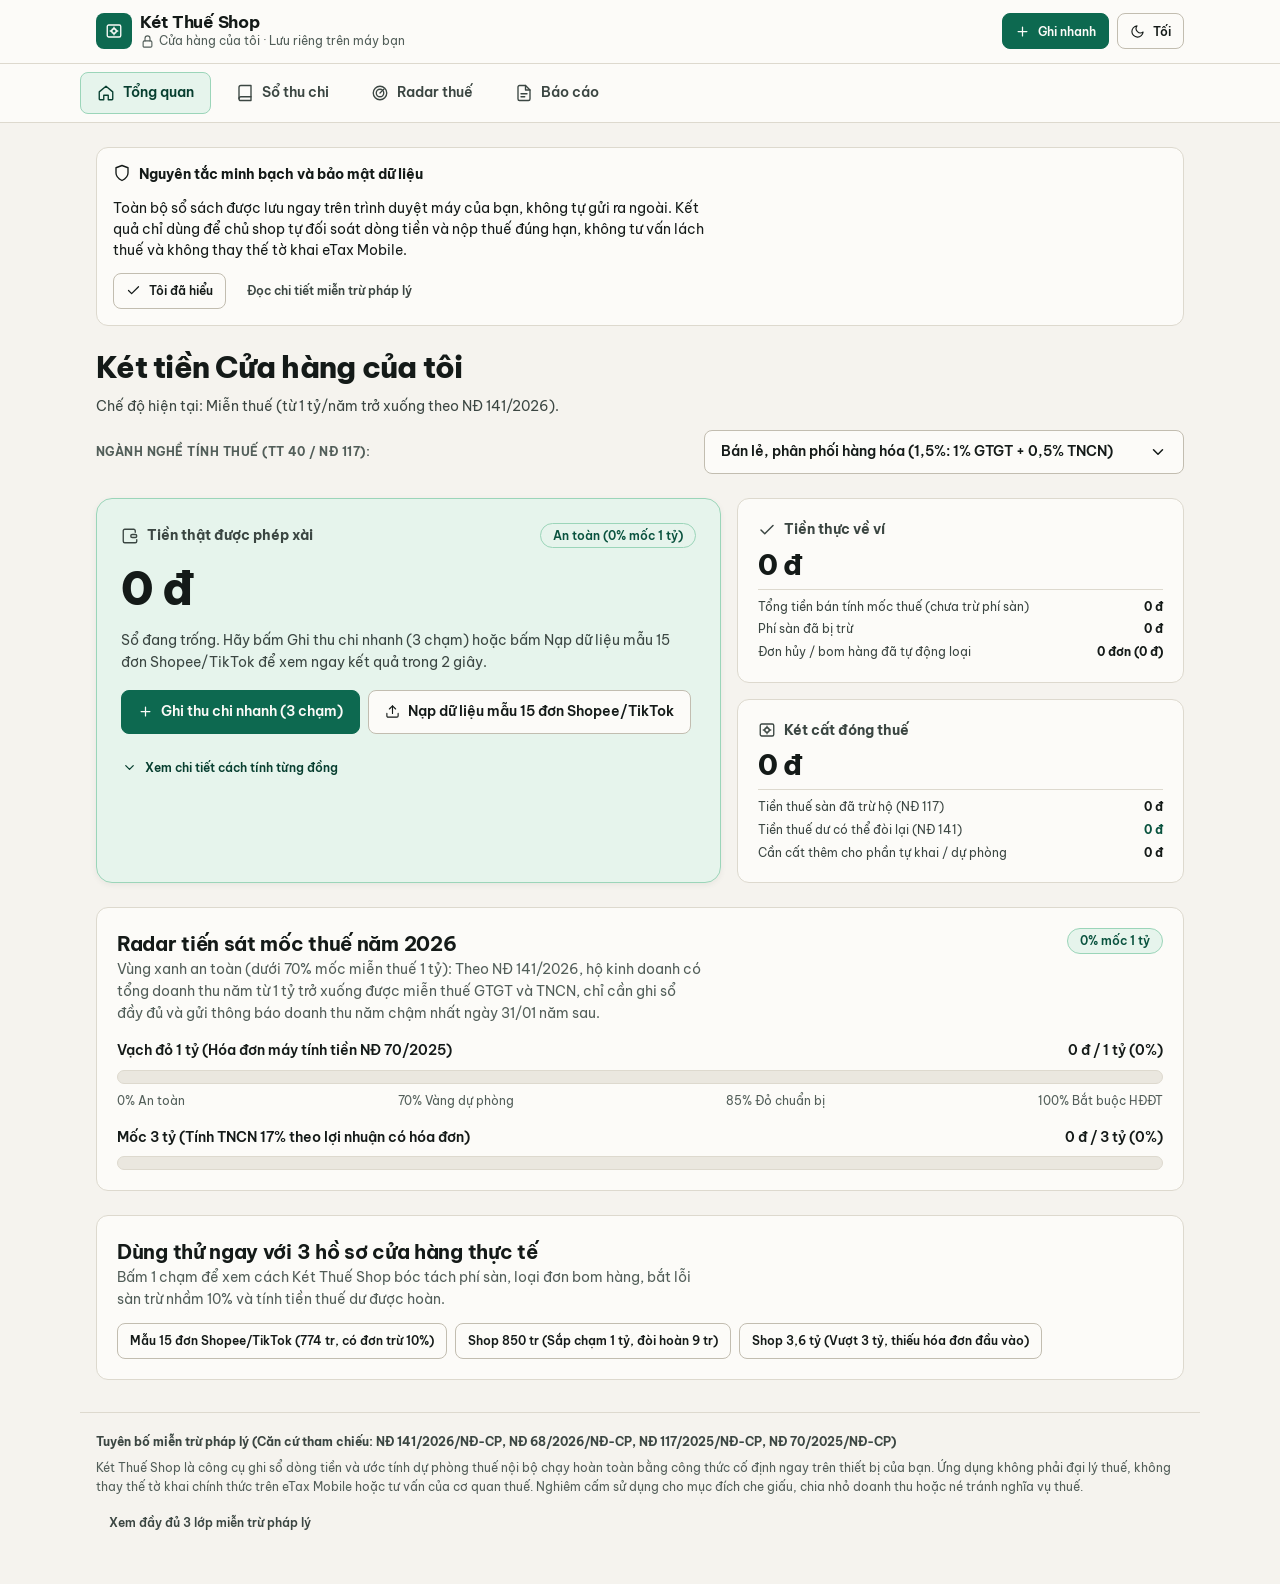
<file: corporate_hq/projects/so-thu-chi-thue-hkd/app/index.html>
<!DOCTYPE html>
<html lang="vi">
<head>
  <meta charset="UTF-8">
  <meta name="viewport" content="width=device-width, initial-scale=1.0">
  <meta name="theme-color" content="#0D6950"><!-- ds-allow-hardcode -->
  <meta name="description" content="Két Thuế Shop: Sổ thu chi, bóc tách phí sàn Shopee/TikTok và cảnh báo ngưỡng thuế 1 tỷ / 3 tỷ tự động cho hộ kinh doanh Việt Nam.">
  <title>Két Thuế Shop - Sổ thu chi &amp; Cảnh báo ngưỡng thuế hộ kinh doanh</title>
  <link rel="icon" type="image/svg+xml" href="data:image/svg+xml,%3Csvg xmlns='http://www.w3.org/2000/svg' viewBox='0 0 32 32'%3E%3Crect width='32' height='32' rx='7' fill='%230D6950'/%3E%3Crect x='6' y='8' width='20' height='16' rx='2.5' fill='none' stroke='%23FCFBF8' stroke-width='2'/%3E%3Ccircle cx='16' cy='16' r='3.5' fill='none' stroke='%23FCFBF8' stroke-width='2'/%3E%3C/svg%3E">
  <link rel="manifest" href="manifest.webmanifest">
  <link rel="preconnect" href="https://fonts.googleapis.com">
  <link rel="preconnect" href="https://fonts.gstatic.com" crossorigin>
  <link href="https://fonts.googleapis.com/css2?family=Be+Vietnam+Pro:wght@400;500;600;700;800&display=swap" rel="stylesheet">
  <link rel="stylesheet" href="styles.css">
</head>
<body>
  <a href="#main-content" class="skip-link">Chuyển tới nội dung chính</a>

  <!-- Bộ biểu tượng vector SVG sạch (Lucide style, currentColor, không dùng emoji) -->
  <svg xmlns="http://www.w3.org/2000/svg" style="display:none" aria-hidden="true">
    <symbol id="i-vault" viewBox="0 0 24 24" fill="none" stroke="currentColor" stroke-width="1.8" stroke-linecap="round" stroke-linejoin="round">
      <rect x="3" y="4" width="18" height="16" rx="2"></rect>
      <circle cx="12" cy="12" r="3"></circle>
      <path d="M12 9v-2M12 17v-2M9 12H7M17 12h-2"></path>
    </symbol>
    <symbol id="i-lock" viewBox="0 0 24 24" fill="none" stroke="currentColor" stroke-width="1.8" stroke-linecap="round" stroke-linejoin="round">
      <rect x="5" y="11" width="14" height="10" rx="2"></rect>
      <path d="M8 11V7a4 4 0 0 1 8 0v4"></path>
    </symbol>
    <symbol id="i-plus" viewBox="0 0 24 24" fill="none" stroke="currentColor" stroke-width="2" stroke-linecap="round" stroke-linejoin="round">
      <path d="M12 5v14M5 12h14"></path>
    </symbol>
    <symbol id="i-sun" viewBox="0 0 24 24" fill="none" stroke="currentColor" stroke-width="1.8" stroke-linecap="round" stroke-linejoin="round">
      <circle cx="12" cy="12" r="4"></circle>
      <path d="M12 2v2M12 20v2M4.93 4.93l1.41 1.41M17.66 17.66l1.41 1.41M2 12h2M20 12h2M6.34 17.66l-1.41 1.41M19.07 4.93l-1.41 1.41"></path>
    </symbol>
    <symbol id="i-moon" viewBox="0 0 24 24" fill="none" stroke="currentColor" stroke-width="1.8" stroke-linecap="round" stroke-linejoin="round">
      <path d="M21 12.79A9 9 0 1 1 11.21 3 7 7 0 0 0 21 12.79z"></path>
    </symbol>
    <symbol id="i-home" viewBox="0 0 24 24" fill="none" stroke="currentColor" stroke-width="1.8" stroke-linecap="round" stroke-linejoin="round">
      <path d="M3 10.5 12 3l9 7.5V20a1 1 0 0 1-1 1h-5v-6H9v6H4a1 1 0 0 1-1-1z"></path>
    </symbol>
    <symbol id="i-book" viewBox="0 0 24 24" fill="none" stroke="currentColor" stroke-width="1.8" stroke-linecap="round" stroke-linejoin="round">
      <path d="M4 19.5A2.5 2.5 0 0 1 6.5 17H20"></path>
      <path d="M6.5 2H20v20H6.5A2.5 2.5 0 0 1 4 19.5v-15A2.5 2.5 0 0 1 6.5 2z"></path>
    </symbol>
    <symbol id="i-radar" viewBox="0 0 24 24" fill="none" stroke="currentColor" stroke-width="1.8" stroke-linecap="round" stroke-linejoin="round">
      <circle cx="12" cy="12" r="9"></circle>
      <circle cx="12" cy="12" r="5"></circle>
      <path d="M12 12 17.5 6.5"></path>
    </symbol>
    <symbol id="i-file" viewBox="0 0 24 24" fill="none" stroke="currentColor" stroke-width="1.8" stroke-linecap="round" stroke-linejoin="round">
      <path d="M14 2H6a2 2 0 0 0-2 2v16a2 2 0 0 0 2 2h12a2 2 0 0 0 2-2V8z"></path>
      <polyline points="14 2 14 8 20 8"></polyline>
      <line x1="8" y1="13" x2="16" y2="13"></line>
      <line x1="8" y1="17" x2="13" y2="17"></line>
    </symbol>
    <symbol id="i-wallet" viewBox="0 0 24 24" fill="none" stroke="currentColor" stroke-width="1.8" stroke-linecap="round" stroke-linejoin="round">
      <path d="M19 7V5a2 2 0 0 0-2-2H5a2 2 0 0 0-2 2v14a2 2 0 0 0 2 2h14a2 2 0 0 0 2-2v-2"></path>
      <path d="M21 12a2 2 0 0 0-2-2h-4a2 2 0 0 0 0 4h4a2 2 0 0 0 2-2z"></path>
    </symbol>
    <symbol id="i-shield" viewBox="0 0 24 24" fill="none" stroke="currentColor" stroke-width="1.8" stroke-linecap="round" stroke-linejoin="round">
      <path d="M12 22s8-4 8-10V5l-8-3-8 3v7c0 6 8 10 8 10z"></path>
    </symbol>
    <symbol id="i-alert" viewBox="0 0 24 24" fill="none" stroke="currentColor" stroke-width="1.8" stroke-linecap="round" stroke-linejoin="round">
      <path d="M10.29 3.86 1.82 18a2 2 0 0 0 1.71 3h16.94a2 2 0 0 0 1.71-3L13.71 3.86a2 2 0 0 0-3.42 0z"></path>
      <line x1="12" y1="9" x2="12" y2="13"></line>
      <line x1="12" y1="17" x2="12.01" y2="17"></line>
    </symbol>
    <symbol id="i-check" viewBox="0 0 24 24" fill="none" stroke="currentColor" stroke-width="2" stroke-linecap="round" stroke-linejoin="round">
      <polyline points="20 6 9 17 4 12"></polyline>
    </symbol>
    <symbol id="i-chevron-down" viewBox="0 0 24 24" fill="none" stroke="currentColor" stroke-width="2" stroke-linecap="round" stroke-linejoin="round">
      <polyline points="6 9 12 15 18 9"></polyline>
    </symbol>
    <symbol id="i-upload" viewBox="0 0 24 24" fill="none" stroke="currentColor" stroke-width="1.8" stroke-linecap="round" stroke-linejoin="round">
      <path d="M21 15v4a2 2 0 0 1-2 2H5a2 2 0 0 1-2-2v-4"></path>
      <polyline points="17 8 12 3 7 8"></polyline>
      <line x1="12" y1="3" x2="12" y2="15"></line>
    </symbol>
    <symbol id="i-download" viewBox="0 0 24 24" fill="none" stroke="currentColor" stroke-width="1.8" stroke-linecap="round" stroke-linejoin="round">
      <path d="M21 15v4a2 2 0 0 1-2 2H5a2 2 0 0 1-2-2v-4"></path>
      <polyline points="7 10 12 15 17 10"></polyline>
      <line x1="12" y1="15" x2="12" y2="3"></line>
    </symbol>
    <symbol id="i-printer" viewBox="0 0 24 24" fill="none" stroke="currentColor" stroke-width="1.8" stroke-linecap="round" stroke-linejoin="round">
      <polyline points="6 9 6 2 18 2 18 9"></polyline>
      <path d="M6 18H4a2 2 0 0 1-2-2v-5a2 2 0 0 1 2-2h16a2 2 0 0 1 2 2v5a2 2 0 0 1-2 2h-2"></path>
      <rect x="6" y="14" width="12" height="8"></rect>
    </symbol>
    <symbol id="i-search" viewBox="0 0 24 24" fill="none" stroke="currentColor" stroke-width="1.8" stroke-linecap="round" stroke-linejoin="round">
      <circle cx="11" cy="11" r="8"></circle>
      <line x1="21" y1="21" x2="16.65" y2="16.65"></line>
    </symbol>
    <symbol id="i-edit" viewBox="0 0 24 24" fill="none" stroke="currentColor" stroke-width="1.8" stroke-linecap="round" stroke-linejoin="round">
      <path d="M12 20h9"></path>
      <path d="M16.5 3.5a2.121 2.121 0 0 1 3 3L7 19l-4 1 1-4L16.5 3.5z"></path>
    </symbol>
    <symbol id="i-trash" viewBox="0 0 24 24" fill="none" stroke="currentColor" stroke-width="1.8" stroke-linecap="round" stroke-linejoin="round">
      <polyline points="3 6 5 6 21 6"></polyline>
      <path d="M19 6l-1 14a2 2 0 0 1-2 2H8a2 2 0 0 1-2-2L5 6"></path>
      <path d="M10 11v6M14 11v6"></path>
      <path d="M9 6V4a1 1 0 0 1 1-1h4a1 1 0 0 1 1 1v2"></path>
    </symbol>
    <symbol id="i-x" viewBox="0 0 24 24" fill="none" stroke="currentColor" stroke-width="2" stroke-linecap="round" stroke-linejoin="round">
      <line x1="18" y1="6" x2="6" y2="18"></line>
      <line x1="6" y1="6" x2="18" y2="18"></line>
    </symbol>
    <symbol id="i-info" viewBox="0 0 24 24" fill="none" stroke="currentColor" stroke-width="1.8" stroke-linecap="round" stroke-linejoin="round">
      <circle cx="12" cy="12" r="10"></circle>
      <line x1="12" y1="16" x2="12" y2="12"></line>
      <line x1="12" y1="8" x2="12.01" y2="8"></line>
    </symbol>
    <symbol id="i-calendar" viewBox="0 0 24 24" fill="none" stroke="currentColor" stroke-width="1.8" stroke-linecap="round" stroke-linejoin="round">
      <rect x="3" y="4" width="18" height="18" rx="2"></rect>
      <line x1="16" y1="2" x2="16" y2="6"></line>
      <line x1="8" y1="2" x2="8" y2="6"></line>
      <line x1="3" y1="10" x2="21" y2="10"></line>
    </symbol>
  </svg>

  <!-- Thanh đầu trang gọn gàng -->
  <header class="app-header">
    <div class="header-inner">
      <div class="brand-group">
        <span class="brand-mark" aria-hidden="true">
          <svg class="icon" aria-hidden="true"><use href="#i-vault"></use></svg>
        </span>
        <div class="brand-text">
          <span class="brand-name">Két Thuế Shop</span>
          <span class="brand-sub">
            <svg class="icon-sm" aria-hidden="true"><use href="#i-lock"></use></svg>
            <span id="header-shop-label">Lưu riêng trên máy bạn</span>
          </span>
        </div>
      </div>

      <div class="header-actions">
        <button type="button" id="btn-open-quick-add" class="btn btn-primary btn-sm">
          <svg class="icon-sm" aria-hidden="true"><use href="#i-plus"></use></svg>
          <span>Ghi nhanh</span>
        </button>
        <button type="button" id="btn-theme-toggle" class="btn btn-secondary btn-sm" aria-pressed="false" aria-label="Chuyển giao diện Sáng hoặc Tối">
          <svg id="theme-icon-svg" class="icon-sm" aria-hidden="true"><use href="#i-moon"></use></svg>
          <span id="theme-toggle-text">Tối</span>
        </button>
      </div>
    </div>
  </header>

  <!-- Thanh điều hướng 4 mục chính (dưới ngón cái trên điện thoại, trên đầu trên máy tính) -->
  <nav class="app-nav" aria-label="Điều hướng chính">
    <div class="nav-list" role="tablist">
      <button type="button" role="tab" id="tab-btn-overview" class="nav-btn" aria-selected="true" aria-controls="panel-overview" data-tab="overview">
        <svg class="icon" aria-hidden="true"><use href="#i-home"></use></svg>
        <span>Tổng quan</span>
      </button>
      <button type="button" role="tab" id="tab-btn-ledger" class="nav-btn" aria-selected="false" aria-controls="panel-ledger" data-tab="ledger">
        <svg class="icon" aria-hidden="true"><use href="#i-book"></use></svg>
        <span>Sổ thu chi</span>
      </button>
      <button type="button" role="tab" id="tab-btn-radar" class="nav-btn" aria-selected="false" aria-controls="panel-radar" data-tab="radar">
        <svg class="icon" aria-hidden="true"><use href="#i-radar"></use></svg>
        <span>Radar thuế</span>
      </button>
      <button type="button" role="tab" id="tab-btn-reports" class="nav-btn" aria-selected="false" aria-controls="panel-reports" data-tab="reports">
        <svg class="icon" aria-hidden="true"><use href="#i-file"></use></svg>
        <span>Báo cáo</span>
      </button>
    </div>
  </nav>

  <main id="main-content" class="app-main">
    <!-- Khung miễn trừ pháp lý Lớp 3 dành riêng khi in / lưu PDF A4 -->
    <section class="print-only-disclaimer" aria-label="Tuyên bố miễn trừ pháp lý bản in">
      <strong>TUYÊN BỐ MIỄN TRỪ PHÁP LÝ (BẢN ĐỐI SOÁT NỘI BỘ):</strong>
      Két Thuế Shop là công cụ quản trị dòng tiền và ước tính dự phòng thuế nội bộ dựa trên số liệu do chủ cửa hàng tự nhập.
      Công cụ này không phải đại lý thuế, không thay thế tờ khai chính thức trên eTax Mobile hay cơ quan thuế.
      Nghiêm cấm sử dụng cho mục đích che giấu, chia nhỏ doanh thu hoặc né tránh nghĩa vụ thuế.
    </section>

    <!-- ================================================================
         TAB 1: TỔNG QUAN (3 Con Số + Radar Ngưỡng + Hành động 1 chạm)
         ================================================================ -->
    <section id="panel-overview" class="tab-panel" role="tabpanel" aria-labelledby="tab-btn-overview">
      <!-- Lớp 1 Miễn trừ pháp lý lần đầu (không che khuất màn hình đầu tiên, xác nhận 1 chạm) -->
      <div id="onboarding-legal-banner" class="notice-box no-print" role="region" aria-label="Lưu ý pháp lý và quyền riêng tư">
        <div class="notice-head">
          <svg class="icon" aria-hidden="true"><use href="#i-shield"></use></svg>
          <span>Nguyên tắc minh bạch và bảo mật dữ liệu</span>
        </div>
        <p class="notice-body">
          Toàn bộ sổ sách được lưu ngay trên trình duyệt máy của bạn, không tự gửi ra ngoài. Kết quả chỉ dùng để chủ shop tự đối soát dòng tiền và nộp thuế đúng hạn, không tư vấn lách thuế và không thay thế tờ khai eTax Mobile.
        </p>
        <div class="notice-actions">
          <button type="button" id="btn-accept-legal-banner" class="btn btn-secondary btn-sm">
            <svg class="icon-sm" aria-hidden="true"><use href="#i-check"></use></svg>
            <span>Tôi đã hiểu</span>
          </button>
          <button type="button" id="btn-open-legal-modal" class="btn btn-ghost btn-sm">
            <span>Đọc chi tiết miễn trừ pháp lý</span>
          </button>
        </div>
      </div>

      <!-- Tiêu đề ngắn + Bộ chọn ngành nghề chuẩn Custom Listbox (không dùng native select) -->
      <div class="overview-intro">
        <h1 class="page-title" id="overview-title">Két tiền cửa hàng năm 2026</h1>
        <p class="page-subtitle" id="overview-regime-text">
          Chế độ áp dụng: Miễn thuế (từ 1 tỷ/năm trở xuống theo NĐ 141/2026).
        </p>

        <div class="sector-bar no-print">
          <span id="sector-listbox-label" class="sector-bar-label">Ngành nghề tính thuế (TT 40 / NĐ 117):</span>
          <div class="listbox-wrap" data-listbox="overview-sector">
            <button type="button"
              id="overview-sector-trigger"
              class="listbox-trigger"
              aria-haspopup="listbox"
              aria-expanded="false"
              aria-labelledby="sector-listbox-label overview-sector-trigger">
              <span class="listbox-trigger-text" id="overview-sector-value">Bán lẻ hàng hóa (1,5%: 1% GTGT + 0,5% TNCN)</span>
              <svg class="icon listbox-chevron" aria-hidden="true"><use href="#i-chevron-down"></use></svg>
            </button>
            <ul id="overview-sector-list" class="listbox-menu" role="listbox" aria-labelledby="sector-listbox-label" hidden></ul>
          </div>
        </div>
      </div>

      <!-- Thông báo khi nhận dữ liệu từ Trang bán hàng / Máy tính nhanh -->
      <div id="handoff-banner" class="notice-box notice-box-safe" hidden>
        <div class="notice-head">
          <svg class="icon" aria-hidden="true"><use href="#i-info"></use></svg>
          <span id="handoff-banner-title">Đã nạp số liệu ước tính từ máy tính nhanh</span>
        </div>
        <p class="notice-body" id="handoff-banner-desc"></p>
      </div>

      <!-- Cảnh báo khẩn: Sàn trừ nhầm 10% (hoặc > 105% tỷ lệ ngành) -->
      <div id="over-withheld-alert" class="notice-box notice-box-alert" role="alert" hidden>
        <div class="notice-head">
          <svg class="icon" aria-hidden="true"><use href="#i-alert"></use></svg>
          <span id="over-withheld-title">Cảnh báo: Phát hiện sàn trừ thuế cao bất thường (nghi trừ nhầm 10%)</span>
        </div>
        <p class="notice-body" id="over-withheld-desc"></p>
        <div class="notice-actions no-print">
          <button type="button" id="btn-inspect-overwithheld" class="btn btn-secondary btn-sm">
            <span>Xem danh sách đơn bị trừ thừa</span>
          </button>
        </div>
      </div>

      <!-- 3 CON SỐ ANH HÙNG (Bố cục bất đối xứng: 1 số dẫn đầu kích thước lớn + 2 thẻ hỗ trợ) -->
      <div class="hero-ledger">
        <!-- Số dẫn đầu #1: Tiền thật được phép xài -->
        <article class="hero-lead-card" aria-label="Tiền thật được phép xài an toàn">
          <div class="hero-kicker">
            <span class="metric-label">
              <svg class="icon" aria-hidden="true"><use href="#i-wallet"></use></svg>
              <span>Tiền thật được phép xài</span>
            </span>
            <span id="hero-status-badge" class="badge badge-safe">An toàn (dưới 70% mốc 1 tỷ)</span>
          </div>

          <div id="metric-safe-cash" class="hero-amount tabular">0 đ</div>

          <p id="hero-verdict" class="hero-verdict">
            Chưa có giao dịch nào trong sổ. Bạn có thể bấm nút bên dưới để nạp ngay 15 đơn Shopee/TikTok mẫu xem thử kết quả trong 2 giây.
          </p>

          <div class="hero-cta-row no-print">
            <button type="button" id="btn-hero-quick-add" class="btn btn-primary">
              <svg class="icon-sm" aria-hidden="true"><use href="#i-plus"></use></svg>
              <span>Ghi thu chi nhanh (3 chạm)</span>
            </button>
            <button type="button" id="btn-load-sample-15" class="btn btn-secondary">
              <svg class="icon-sm" aria-hidden="true"><use href="#i-upload"></use></svg>
              <span>Nạp dữ liệu mẫu 15 đơn Shopee/TikTok</span>
            </button>
          </div>

          <button type="button" id="btn-toggle-breakdown" class="btn btn-ghost btn-sm breakdown-toggle no-print" aria-expanded="false" aria-controls="formula-breakdown">
            <svg class="icon-sm" aria-hidden="true"><use href="#i-chevron-down"></use></svg>
            <span>Xem chi tiết cách tính từng đồng</span>
          </button>

          <div id="formula-breakdown" class="breakdown-panel" hidden>
            <div class="breakdown-row">
              <span>Tổng tiền bán tính mốc thuế (sàn + ngoài sàn)</span>
              <span id="bd-total-gmv" class="tabular">0 đ</span>
            </div>
            <div class="breakdown-row">
              <span>Trừ phí sàn Shopee/TikTok đã mất</span>
              <span id="bd-platform-fees" class="tabular">0 đ</span>
            </div>
            <div class="breakdown-row">
              <span>Trừ tiền thuế sàn đã khấu trừ hộ (NĐ 117/2025)</span>
              <span id="bd-platform-tax" class="tabular">0 đ</span>
            </div>
            <div class="breakdown-row">
              <span>Bằng tiền thực về ví và tài khoản</span>
              <span id="bd-net-cash" class="tabular">0 đ</span>
            </div>
            <div class="breakdown-row">
              <span>Trừ chi phí vận hành ngoài sàn (nhập hàng, đóng gói...)</span>
              <span id="bd-expenses" class="tabular">0 đ</span>
            </div>
            <div class="breakdown-row">
              <span>Trừ phần cần cất vào Két Thuế (tự khai / dự phòng)</span>
              <span id="bd-vault-self" class="tabular">0 đ</span>
            </div>
            <div class="breakdown-row">
              <span>Tiền thật được phép xài an toàn</span>
              <span id="bd-safe-cash" class="tabular">0 đ</span>
            </div>
          </div>
        </article>

        <!-- 2 Thẻ hỗ trợ xếp dọc gọn gàng -->
        <div class="hero-support-stack">
          <!-- Số #2: Tiền thực về ví -->
          <article class="support-card" aria-label="Tiền thực về ví">
            <span class="metric-label">
              <svg class="icon" aria-hidden="true"><use href="#i-check"></use></svg>
              <span>Tiền thực về ví</span>
            </span>
            <div id="metric-net-cash" class="support-amount tabular">0 đ</div>
            <div class="support-meta">
              <div class="meta-line">
                <span>Tổng tiền bán tính mốc thuế (chưa trừ phí sàn)</span>
                <span id="meta-taxable-gmv" class="meta-val tabular">0 đ</span>
              </div>
              <div class="meta-line">
                <span>Phí sàn đã bị trừ</span>
                <span id="meta-platform-fees" class="meta-val tabular">0 đ</span>
              </div>
              <div class="meta-line">
                <span>Đơn hủy / bom hàng đã tự động loại</span>
                <span id="meta-bom-excluded" class="meta-val tabular">0 đơn</span>
              </div>
            </div>
          </article>

          <!-- Số #3: Két cất đóng thuế / Tiền thuế dư được hoàn -->
          <article class="support-card" aria-label="Két cất đóng thuế và thuế dư được hoàn">
            <span class="metric-label">
              <svg class="icon" aria-hidden="true"><use href="#i-vault"></use></svg>
              <span id="metric-vault-heading">Két cất đóng thuế</span>
            </span>
            <div id="metric-vault-amount" class="support-amount tabular">0 đ</div>
            <div class="support-meta">
              <div class="meta-line">
                <span>Tiền thuế sàn đã trừ hộ (NĐ 117)</span>
                <span id="meta-platform-withheld" class="meta-val tabular">0 đ</span>
              </div>
              <div class="meta-line">
                <span>Tiền thuế dư có thể đòi lại (NĐ 141)</span>
                <span id="meta-refundable-tax" class="meta-val meta-val-safe tabular">0 đ</span>
              </div>
              <div class="meta-line">
                <span>Cần cất thêm cho phần tự khai / dự phòng</span>
                <span id="meta-self-vault" class="meta-val tabular">0 đ</span>
              </div>
            </div>
          </article>
        </div>
      </div>

      <!-- Thanh Radar tiến sát vạch đỏ 1 tỷ & 3 tỷ ngay trên màn hình chính -->
      <section class="card radar-card" aria-labelledby="overview-radar-title">
        <div class="radar-header">
          <div>
            <h2 id="overview-radar-title" class="section-heading">Radar tiến sát mốc thuế năm 2026</h2>
            <p id="radar-short-advice" class="section-caption">
              Mốc 1 tỷ đồng là vạch đỏ bắt buộc dùng hóa đơn điện tử máy tính tiền (NĐ 70/2025) và chấm dứt diện miễn thuế (NĐ 141/2026).
            </p>
          </div>
          <span id="radar-pill-overview" class="badge badge-safe tabular">0% mốc 1 tỷ</span>
        </div>

        <div class="meter-block">
          <div class="meter-label-row">
            <span id="meter-1b-label">Vạch đỏ 1 tỷ (Hóa đơn máy tính tiền NĐ 70/2025)</span>
            <span id="meter-1b-numbers" class="tabular">0 đ / 1 tỷ</span>
          </div>
          <div class="meter-track" role="progressbar" id="meter-1b-track" aria-label="Tiến độ chạm mốc 1 tỷ đồng" aria-valuemin="0" aria-valuemax="100" aria-valuenow="0">
            <div id="meter-1b-fill" class="meter-fill" style="width:0%"></div>
          </div>
          <div class="meter-ticks">
            <span>0% An toàn</span>
            <span>70% Vàng dự phòng</span>
            <span>85% Đỏ chuẩn bị</span>
            <span>100% Bắt buộc HĐĐT</span>
          </div>
        </div>

        <div class="meter-block">
          <div class="meter-label-row">
            <span id="meter-3b-label">Mốc 3 tỷ (Chuyển tính thuế TNCN 17% theo lợi nhuận có hóa đơn)</span>
            <span id="meter-3b-numbers" class="tabular">0 đ / 3 tỷ</span>
          </div>
          <div class="meter-track" role="progressbar" id="meter-3b-track" aria-label="Tiến độ chạm mốc 3 tỷ đồng" aria-valuemin="0" aria-valuemax="100" aria-valuenow="0">
            <div id="meter-3b-fill" class="meter-fill" style="width:0%"></div>
          </div>
        </div>
      </section>

      <!-- Kịch bản dùng thử nhanh 1 chạm -->
      <section class="card preset-strip no-print" aria-labelledby="preset-title">
        <div>
          <h2 id="preset-title" class="section-heading">Dùng thử ngay với 3 hồ sơ cửa hàng thực tế</h2>
          <p class="section-caption">
            Bấm 1 chạm để xem cách Két Thuế Shop bóc tách phí sàn, loại đơn bom hàng, bắt lỗi sàn trừ nhầm 10% và tính tiền thuế dư được hoàn.
          </p>
        </div>
        <div class="preset-buttons">
          <button type="button" id="btn-preset-15" class="btn btn-secondary btn-sm">
            <span>Mẫu 15 đơn Shopee/TikTok (774 tr, có đơn trừ 10%)</span>
          </button>
          <button type="button" id="btn-preset-850m" class="btn btn-secondary btn-sm">
            <span>Shop 850 tr (Sắp chạm 1 tỷ, đòi hoàn 9 tr)</span>
          </button>
          <button type="button" id="btn-preset-3b6" class="btn btn-secondary btn-sm">
            <span>Shop 3,6 tỷ (Vượt 3 tỷ, thiếu hóa đơn đầu vào)</span>
          </button>
        </div>
      </section>
    </section>

    <!-- ================================================================
         TAB 2: SỔ THU CHI & NHẬP TỆP CSV SHOPEE / TIKTOK SHOP
         ================================================================ -->
    <section id="panel-ledger" class="tab-panel" role="tabpanel" aria-labelledby="tab-btn-ledger" hidden>
      <!-- Khối Nhập file CSV Shopee / TikTok Shop -->
      <section class="card" aria-labelledby="csv-section-title">
        <div class="radar-header mb-3">
          <div>
            <h2 id="csv-section-title" class="section-heading">Nhập tệp bảng tính Shopee / TikTok Shop (CSV)</h2>
            <p class="section-caption">
              Tự động tách doanh thu tính thuế và phí sàn, tự loại đơn hủy hoặc bom hàng, và tự soi đơn bị sàn trừ nhầm 10%. Xử lý trực tiếp trên máy bạn.
            </p>
          </div>
        </div>

        <div id="csv-dropzone" class="dropzone">
          <div class="chip-row">
            <label for="csv-file-input" class="btn btn-primary btn-sm">
              <svg class="icon-sm" aria-hidden="true"><use href="#i-upload"></use></svg>
              <span>Chọn tệp CSV từ máy</span>
            </label>
            <input type="file" id="csv-file-input" accept=".csv,.txt,.tsv,text/csv" class="sr-only">
            <button type="button" id="btn-load-sample-csv-preview" class="btn btn-secondary btn-sm">
              <span>Nạp thử tệp mẫu 15 đơn ngay</span>
            </button>
            <a href="sample_shopee_orders.csv" download="mau_15_don_shopee_tiktok.csv" class="btn btn-ghost btn-sm">
              <svg class="icon-sm" aria-hidden="true"><use href="#i-download"></use></svg>
              <span>Tải tệp mẫu (.csv)</span>
            </a>
          </div>
          <p class="field-hint">
            Hỗ trợ tệp xuất tiếng Việt hoặc tiếng Anh từ Kênh Người Bán Shopee và TikTok Shop (kéo thả tệp vào khung này hoặc dán trực tiếp bên dưới).
          </p>
          <div class="field w-full">
            <label for="csv-paste-input" class="field-label">Hoặc dán nội dung bảng tính vào đây</label>
            <textarea id="csv-paste-input" class="textarea" placeholder="Dán các dòng đơn hàng từ Shopee/TikTok rồi bấm Kiểm tra dữ liệu..."></textarea>
          </div>
          <button type="button" id="btn-parse-paste" class="btn btn-secondary btn-sm">
            <span>Kiểm tra dữ liệu vừa dán</span>
          </button>
        </div>

        <p id="csv-error-msg" class="field-error mt-3" role="alert" hidden></p>

        <!-- Xem trước 5 dòng trước khi bấm Xác nhận nạp -->
        <div id="csv-preview-box" class="csv-preview-box" hidden>
          <div id="csv-preview-badges" class="chip-row"></div>
          <div class="table-scroll">
            <table class="data-table">
              <thead>
                <tr>
                  <th>Mã đơn</th>
                  <th>Ngày</th>
                  <th>Kênh</th>
                  <th>Trạng thái</th>
                  <th>Tiền tính thuế</th>
                  <th>Phí sàn</th>
                  <th>Thuế sàn trừ</th>
                </tr>
              </thead>
              <tbody id="csv-preview-tbody"></tbody>
            </table>
          </div>
          <div class="notice-actions">
            <button type="button" id="btn-confirm-csv-import" class="btn btn-primary btn-sm">
              <svg class="icon-sm" aria-hidden="true"><use href="#i-check"></use></svg>
              <span id="btn-confirm-csv-text">Xác nhận nạp vào sổ</span>
            </button>
            <button type="button" id="btn-cancel-csv-preview" class="btn btn-secondary btn-sm">
              <span>Hủy xem trước</span>
            </button>
          </div>
        </div>
      </section>

      <!-- Danh sách giao dịch + Tìm kiếm + Lọc + Sửa / Xóa -->
      <section class="card" aria-labelledby="ledger-list-title">
        <div class="radar-header mb-4">
          <div>
            <h2 id="ledger-list-title" class="section-heading">Danh sách sổ thu chi</h2>
            <p id="ledger-count-caption" class="section-caption">Hiển thị 0 giao dịch.</p>
          </div>
          <button type="button" id="btn-ledger-quick-add" class="btn btn-primary btn-sm no-print">
            <svg class="icon-sm" aria-hidden="true"><use href="#i-plus"></use></svg>
            <span>Thêm đơn / chi phí</span>
          </button>
        </div>

        <div class="ledger-toolbar no-print mb-4">
          <div class="search-wrap">
            <svg class="icon" aria-hidden="true"><use href="#i-search"></use></svg>
            <label for="ledger-search-input" class="sr-only">Tìm mã đơn, ghi chú hoặc kênh bán</label>
            <input type="search" id="ledger-search-input" class="input search-input" placeholder="Tìm mã đơn, kênh bán, ghi chú...">
          </div>

          <div class="chip-row" role="group" aria-label="Lọc loại giao dịch">
            <button type="button" class="chip-btn" data-filter="all" aria-pressed="true">Tất cả</button>
            <button type="button" class="chip-btn" data-filter="platform_sale" aria-pressed="false">Trên sàn</button>
            <button type="button" class="chip-btn" data-filter="direct_sale" aria-pressed="false">Ngoài sàn</button>
            <button type="button" class="chip-btn" data-filter="expense" aria-pressed="false">Chi phí</button>
            <button type="button" class="chip-btn" data-filter="flagged" aria-pressed="false">Sàn trừ thừa</button>
            <button type="button" class="chip-btn" data-filter="cancelled" aria-pressed="false">Đơn bom / hủy</button>
          </div>
        </div>

        <div id="tx-list" class="tx-list"></div>
      </section>
    </section>

    <!-- ================================================================
         TAB 3: RADAR THUẾ, BIỂU ĐỒ LŨY KẾ 12 THÁNG & LỊCH HẠN NỘP
         ================================================================ -->
    <section id="panel-radar" class="tab-panel" role="tabpanel" aria-labelledby="tab-btn-radar" hidden>
      <!-- Chẩn đoán ngưỡng chi tiết -->
      <section class="card radar-card" aria-labelledby="radar-detail-title">
        <div class="radar-header">
          <div>
            <h2 id="radar-detail-title" class="section-heading">Phân tích ngưỡng 1 tỷ và 3 tỷ của cửa hàng</h2>
            <p id="radar-detail-regime" class="section-caption"></p>
          </div>
          <span id="radar-detail-badge" class="badge badge-safe">An toàn</span>
        </div>

        <div id="radar-guidance-box" class="notice-box notice-box-safe">
          <div class="notice-head">
            <svg class="icon" aria-hidden="true"><use href="#i-info"></use></svg>
            <span id="radar-guidance-heading">Tình trạng thuế hiện tại</span>
          </div>
          <p id="radar-guidance-body" class="notice-body"></p>
        </div>

        <div class="breakdown-panel breakdown-panel-flat">
          <div class="breakdown-row">
            <span>Khoảng cách còn lại tới vạch đỏ 1 tỷ (HĐĐT)</span>
            <span id="radar-rem-1b" class="tabular">1.000.000.000 đ</span>
          </div>
          <div class="breakdown-row">
            <span>Khoảng cách còn lại tới mốc 3 tỷ (tính theo lợi nhuận)</span>
            <span id="radar-rem-3b" class="tabular">3.000.000.000 đ</span>
          </div>
          <div class="breakdown-row">
            <span>Chênh lệch giữa Doanh thu tính thuế và Tiền thực về ví</span>
            <span id="radar-gmv-gap" class="tabular">0 đ</span>
          </div>
          <div class="breakdown-row">
            <span>Chi phí ngoài sàn chưa có hóa đơn đầu vào</span>
            <span id="radar-missing-inv" class="tabular">0 đ</span>
          </div>
          <div class="breakdown-row">
            <span>Ước tính thuế TNCN tăng thêm nếu vượt 3 tỷ mà thiếu hóa đơn</span>
            <span id="radar-missing-inv-tax" class="tabular">0 đ</span>
          </div>
        </div>
      </section>

      <!-- Biểu đồ lũy kế 12 tháng SVG thuần (không cần thư viện ngoài) -->
      <section class="card" aria-labelledby="chart-title">
        <div class="radar-header mb-4">
          <div>
            <h2 id="chart-title" class="section-heading">Biểu đồ doanh thu tính thuế lũy kế 12 tháng</h2>
            <p class="section-caption">
              Đường ngang nét đứt đánh dấu mốc miễn thuế và bắt buộc hóa đơn máy tính tiền (mặc định 1 tỷ đồng).
            </p>
          </div>
        </div>
        <div class="chart-wrap">
          <svg id="cumulative-chart-svg" class="chart-svg" viewBox="0 0 680 250" role="img" aria-label="Biểu đồ cột doanh thu tính thuế lũy kế theo 12 tháng"></svg>
        </div>
      </section>

      <!-- Lịch hạn nộp tờ khai & hoàn thuế 2026-2027 -->
      <section class="card" aria-labelledby="calendar-title">
        <div class="radar-header mb-4">
          <div>
            <h2 id="calendar-title" class="section-heading">Lịch mốc thời hạn kê khai và hoàn thuế</h2>
            <p class="section-caption">
              Theo NĐ 68/2026/NĐ-CP và NĐ 141/2026/NĐ-CP, chủ hộ kinh doanh cần lưu ý 5 mốc quan trọng sau để tránh phạt chậm nộp.
            </p>
          </div>
        </div>

        <ul class="deadline-list">
          <li class="deadline-item">
            <div>
              <strong>Khai và nộp thuế Quý 1</strong>
              <p class="field-hint">Áp dụng cho hộ vượt mốc miễn thuế và có doanh thu tự khai ngoài sàn.</p>
            </div>
            <span class="deadline-date tabular">30/04</span>
          </li>
          <li class="deadline-item">
            <div>
              <strong>Khai và nộp thuế Quý 2</strong>
              <p class="field-hint">Đối chiếu riêng phần sàn đã trừ hộ (NĐ 117) để không đóng trùng.</p>
            </div>
            <span class="deadline-date tabular">31/07</span>
          </li>
          <li class="deadline-item">
            <div>
              <strong>Khai và nộp thuế Quý 3</strong>
              <p class="field-hint">Kiểm tra lũy kế 9 tháng; nếu chạm 85% mốc 1 tỷ cần chuẩn bị HĐĐT.</p>
            </div>
            <span class="deadline-date tabular">31/10</span>
          </li>
          <li class="deadline-item">
            <div>
              <strong>Khai Quý 4 và Thông báo doanh thu năm</strong>
              <p class="field-hint">Cả hộ dưới 1 tỷ (miễn thuế) vẫn cần gửi thông báo doanh thu năm.</p>
            </div>
            <span class="deadline-date tabular">31/01 năm sau</span>
          </li>
          <li class="deadline-item">
            <div>
              <strong>Quyết toán năm và Đề nghị hoàn thuế sàn trừ dư</strong>
              <p class="field-hint">Hộ dưới 1 tỷ bị Shopee/TikTok tạm trừ thuế làm hồ sơ đối soát hoàn lại.</p>
            </div>
            <span class="deadline-date tabular">31/03 năm sau</span>
          </li>
          <li class="deadline-item">
            <div>
              <strong>Hạn đăng ký hóa đơn máy tính tiền (NĐ 70/2025)</strong>
              <p class="field-hint">Trong vòng 30 ngày kể từ cuối kỳ tính thuế mà tổng doanh thu vượt 1 tỷ.</p>
            </div>
            <span class="deadline-date">Trong 30 ngày</span>
          </li>
        </ul>
      </section>
    </section>

    <!-- ================================================================
         TAB 4: XUẤT BÁO CÁO, CÀI ĐẶT NGƯỠNG ĐỘNG & SAO LƯU AN TOÀN
         ================================================================ -->
    <section id="panel-reports" class="tab-panel" role="tabpanel" aria-labelledby="tab-btn-reports" hidden>
      <div class="report-grid">
        <!-- Cột trái: Xuất bảng đối soát CSV sạch + In PDF + Sao lưu JSON -->
        <div class="stack-md">
          <section class="card" aria-labelledby="export-title">
            <h2 id="export-title" class="section-heading mb-2">Xuất bảng đối soát và in báo cáo</h2>
            <p class="section-caption mb-4">
              Tệp xuất bảng tính tự động mã hóa tiếng Việt chuẩn (không lỗi phông trên Excel), tự khóa chống chèn công thức độc hại và đính kèm tuyên bố miễn trừ pháp lý.
            </p>
            <div class="hero-cta-row">
              <button type="button" id="btn-export-csv" class="btn btn-primary">
                <svg class="icon-sm" aria-hidden="true"><use href="#i-download"></use></svg>
                <span>Xuất bảng đối soát CSV sạch</span>
              </button>
              <button type="button" id="btn-print-pdf" class="btn btn-secondary">
                <svg class="icon-sm" aria-hidden="true"><use href="#i-printer"></use></svg>
                <span>In / Lưu báo cáo đối soát (PDF)</span>
              </button>
            </div>
          </section>

          <section class="card" aria-labelledby="backup-title">
            <h2 id="backup-title" class="section-heading mb-2">Sao lưu riêng tư trên máy của bạn</h2>
            <p class="section-caption mb-4">
              Toàn bộ dữ liệu nằm trên trình duyệt thiết bị này. Hãy tải tệp sao lưu định kỳ khi đổi điện thoại hoặc máy tính.
            </p>
            <div class="hero-cta-row">
              <button type="button" id="btn-backup-json" class="btn btn-secondary">
                <svg class="icon-sm" aria-hidden="true"><use href="#i-download"></use></svg>
                <span>Tải tệp sao lưu sổ</span>
              </button>
              <label for="restore-json-input" class="btn btn-secondary">
                <svg class="icon-sm" aria-hidden="true"><use href="#i-upload"></use></svg>
                <span>Khôi phục từ tệp sao lưu</span>
              </label>
              <input type="file" id="restore-json-input" accept=".json,application/json" class="sr-only">
            </div>
          </section>

          <section class="card" aria-labelledby="danger-zone-title">
            <h2 id="danger-zone-title" class="section-heading mb-2">Vùng xóa dữ liệu</h2>
            <p class="section-caption mb-4">
              Xóa toàn bộ giao dịch hiện tại trên trình duyệt này. Bạn nên tải tệp sao lưu trước khi xóa.
            </p>
            <button type="button" id="btn-open-wipe-modal" class="btn btn-danger">
              <svg class="icon-sm" aria-hidden="true"><use href="#i-trash"></use></svg>
              <span>Xóa sạch toàn bộ sổ</span>
            </button>
          </section>
        </div>

        <!-- Cột phải: Cài đặt cửa hàng & tham số ngưỡng thuế động -->
        <section class="card" aria-labelledby="settings-title">
          <h2 id="settings-title" class="section-heading mb-2">Cài đặt cửa hàng và ngưỡng thuế</h2>
          <p class="section-caption mb-4">
            Theo Luật sửa đổi 2026, ngưỡng miễn thuế có thể được Chính phủ cập nhật linh hoạt. Bạn có thể tự điều chỉnh ngay tại đây mà không phải chờ cập nhật ứng dụng.
          </p>

          <form id="settings-form" class="form-grid" novalidate>
            <div class="field">
              <label for="setting-shop-name" class="field-label">Tên cửa hàng / Hộ kinh doanh</label>
              <input type="text" id="setting-shop-name" class="input" placeholder="Ví dụ: Shop Mỹ Phẩm Cô Lan" maxlength="80">
            </div>

            <div class="field">
              <span id="settings-sector-label" class="field-label">Ngành nghề tính thuế mặc định</span>
              <div class="listbox-wrap" data-listbox="settings-sector">
                <button type="button"
                  id="settings-sector-trigger"
                  class="listbox-trigger"
                  aria-haspopup="listbox"
                  aria-expanded="false"
                  aria-labelledby="settings-sector-label settings-sector-trigger">
                  <span class="listbox-trigger-text" id="settings-sector-value">Bán lẻ hàng hóa (1,5%)</span>
                  <svg class="icon listbox-chevron" aria-hidden="true"><use href="#i-chevron-down"></use></svg>
                </button>
                <ul id="settings-sector-list" class="listbox-menu" role="listbox" aria-labelledby="settings-sector-label" hidden></ul>
              </div>
            </div>

            <div class="field">
              <label for="setting-t1" class="field-label">Ngưỡng miễn thuế &amp; bắt buộc hóa đơn máy tính tiền (VNĐ/năm)</label>
              <input type="text" id="setting-t1" class="input input-money" inputmode="numeric" value="1.000.000.000">
              <span id="setting-t1-readout" class="field-readout">1 tỷ đồng</span>
              <span id="setting-t1-error" class="field-error" hidden></span>
            </div>

            <div class="field">
              <label for="setting-t2" class="field-label">Ngưỡng chuyển sang tính TNCN theo lợi nhuận có hóa đơn (VNĐ/năm)</label>
              <input type="text" id="setting-t2" class="input input-money" inputmode="numeric" value="3.000.000.000">
              <span id="setting-t2-readout" class="field-readout">3 tỷ đồng</span>
              <span id="setting-t2-error" class="field-error" hidden></span>
            </div>

            <div class="hero-cta-row">
              <button type="submit" class="btn btn-primary">
                <svg class="icon-sm" aria-hidden="true"><use href="#i-check"></use></svg>
                <span>Lưu cài đặt</span>
              </button>
              <button type="button" id="btn-reset-rules" class="btn btn-secondary">
                <span>Về mặc định NĐ 141/2026</span>
              </button>
            </div>
          </form>
        </section>
      </div>
    </section>
  </main>

  <!-- Lớp 2 Miễn trừ pháp lý cố định dưới chân trang -->
  <footer class="app-footer">
    <p class="footer-legal-title">Tuyên bố miễn trừ pháp lý (Căn cứ tham chiếu: NĐ 141/2026/NĐ-CP, NĐ 68/2026/NĐ-CP, NĐ 117/2025/NĐ-CP, NĐ 70/2025/NĐ-CP)</p>
    <p>
      Két Thuế Shop là công cụ ghi sổ dòng tiền và ước tính dự phòng thuế nội bộ chạy hoàn toàn bằng công thức cố định ngay trên thiết bị của bạn. Ứng dụng không phải đại lý thuế, không thay thế tờ khai chính thức trên eTax Mobile hoặc tư vấn của cơ quan thuế. Nghiêm cấm sử dụng cho mục đích che giấu, chia nhỏ doanh thu hoặc né tránh nghĩa vụ thuế.
    </p>
    <div class="notice-actions no-print">
      <button type="button" id="btn-footer-legal-modal" class="btn btn-ghost btn-sm pl-0">
        <span>Xem đầy đủ 3 lớp miễn trừ pháp lý</span>
      </button>
    </div>
  </footer>

  <!-- ================================================================
       MODAL 1: GHI NHANH 3 CHẠM & SỬA GIAO DỊCH
       ================================================================ -->
  <div id="tx-modal-backdrop" class="modal-backdrop" hidden>
    <div id="tx-modal" class="modal-dialog" role="dialog" aria-modal="true" aria-labelledby="tx-modal-title">
      <div class="modal-header">
        <h2 id="tx-modal-title" class="modal-title">Ghi thu chi nhanh (3 chạm)</h2>
        <button type="button" id="btn-close-tx-modal" class="btn btn-ghost btn-sm" aria-label="Đóng hộp thoại">
          <svg class="icon" aria-hidden="true"><use href="#i-x"></use></svg>
        </button>
      </div>

      <form id="tx-form" class="form-grid" novalidate>
        <input type="hidden" id="tx-edit-id" value="">

        <!-- Chọn loại giao dịch bằng nút bấm lớn rõ ràng -->
        <div class="field">
          <span class="field-label">Bước 1: Chọn loại giao dịch</span>
          <div class="chip-row" role="group" aria-label="Loại giao dịch">
            <button type="button" class="chip-btn" data-tx-kind="direct_sale" aria-pressed="true">Thu ngoài sàn (chuyển khoản / tiền mặt)</button>
            <button type="button" class="chip-btn" data-tx-kind="platform_sale" aria-pressed="false">Thu trên sàn TMĐT</button>
            <button type="button" class="chip-btn" data-tx-kind="expense" aria-pressed="false">Chi phí vận hành</button>
          </div>
        </div>

        <!-- Số tiền định dạng dấu chấm tự động + đọc bằng chữ + chip cộng nhanh -->
        <div class="field">
          <label for="tx-amount" id="tx-amount-label" class="field-label">Bước 2: Nhập số tiền thu (VNĐ)</label>
          <input type="text" id="tx-amount" class="input input-money" inputmode="numeric" placeholder="Ví dụ: 1.500.000" autocomplete="off">
          <span id="tx-amount-readout" class="field-readout">Nhập số tiền, hệ thống sẽ tự đọc bằng chữ để tránh thừa số 0</span>
          <span id="tx-amount-error" class="field-error" hidden></span>
          <div class="chip-row" aria-label="Cộng nhanh số tiền">
            <button type="button" class="chip-btn" data-add-money="100000">+100 nghìn</button>
            <button type="button" class="chip-btn" data-add-money="500000">+500 nghìn</button>
            <button type="button" class="chip-btn" data-add-money="1000000">+1 triệu</button>
            <button type="button" class="chip-btn" data-add-money="5000000">+5 triệu</button>
          </div>
        </div>

        <!-- Trường mở rộng chỉ hiện khi chọn "Thu trên sàn TMĐT" -->
        <div id="platform-extra-fields" class="form-grid form-grid-2" hidden>
          <div class="field">
            <label for="tx-platform-fee" class="field-label">Phí sàn đã trừ (VNĐ)</label>
            <input type="text" id="tx-platform-fee" class="input" inputmode="numeric" placeholder="Ví dụ: 18% đơn">
            <span id="tx-fee-readout" class="field-hint">Phí cố định + thanh toán + dịch vụ</span>
          </div>
          <div class="field">
            <label for="tx-tax-withheld" class="field-label">Thuế sàn đã trừ hộ (VNĐ)</label>
            <input type="text" id="tx-tax-withheld" class="input" inputmode="numeric" placeholder="Tự ước tính theo ngành">
            <span id="tx-tax-readout" class="field-hint">Mặc định tự tính theo tỷ lệ ngành</span>
          </div>
        </div>

        <!-- Checkbox hóa đơn hợp lệ chỉ hiện khi chọn "Chi phí vận hành" -->
        <div id="expense-invoice-wrap" hidden>
          <label class="checkbox-row">
            <input type="checkbox" id="tx-has-invoice" checked>
            <span>Khoản chi này có hóa đơn hợp lệ (quan trọng nếu doanh thu vượt 3 tỷ/năm)</span>
          </label>
        </div>

        <!-- Kênh bán & Ngày -->
        <div class="form-grid form-grid-2">
          <div class="field">
            <label for="tx-channel" class="field-label">Kênh bán hoặc hạng mục</label>
            <input type="text" id="tx-channel" class="input" placeholder="Facebook / Zalo / Tiền mặt" maxlength="60">
          </div>
          <div class="field">
            <label for="tx-date" class="field-label">Ngày ghi nhận</label>
            <input type="date" id="tx-date" class="input">
          </div>
        </div>

        <div class="field">
          <label for="tx-note" class="field-label">Ghi chú ngắn (không bắt buộc)</label>
          <input type="text" id="tx-note" class="input" placeholder="Ví dụ: Tổng đơn chuyển khoản tối thứ 6" maxlength="140">
        </div>

        <div id="tx-status-wrap" hidden>
          <label class="checkbox-row">
            <input type="checkbox" id="tx-is-cancelled">
            <span>Đánh dấu là đơn hủy / khách bom hàng (tự động loại khỏi doanh thu tính thuế)</span>
          </label>
        </div>

        <div class="modal-footer">
          <button type="button" id="btn-cancel-tx-modal" class="btn btn-secondary">Hủy</button>
          <button type="submit" id="btn-save-tx" class="btn btn-primary">
            <svg class="icon-sm" aria-hidden="true"><use href="#i-check"></use></svg>
            <span id="btn-save-tx-label">Bước 3: Lưu giao dịch</span>
          </button>
        </div>
      </form>
    </div>
  </div>

  <!-- ================================================================
       MODAL 2: XÁC NHẬN XÓA SẠCH DỮ LIỆU (Màu đỏ danger thống nhất)
       ================================================================ -->
  <div id="wipe-modal-backdrop" class="modal-backdrop" hidden>
    <div id="wipe-modal" class="modal-dialog" role="dialog" aria-modal="true" aria-labelledby="wipe-modal-title">
      <div class="modal-header">
        <h2 id="wipe-modal-title" class="modal-title">Xác nhận xóa sạch toàn bộ sổ</h2>
        <button type="button" id="btn-close-wipe-modal" class="btn btn-ghost btn-sm" aria-label="Đóng hộp thoại">
          <svg class="icon" aria-hidden="true"><use href="#i-x"></use></svg>
        </button>
      </div>
      <p class="notice-body">
        Hành động này sẽ xóa toàn bộ danh sách giao dịch đang lưu trên trình duyệt này. Bạn vẫn có thể bấm Hoàn tác trong 5 giây sau khi xóa, hoặc tải tệp sao lưu trước khi tiếp tục.
      </p>
      <div class="modal-footer">
        <button type="button" id="btn-cancel-wipe" class="btn btn-secondary">Giữ lại dữ liệu</button>
        <button type="button" id="btn-confirm-wipe" class="btn btn-danger">
          <svg class="icon-sm" aria-hidden="true"><use href="#i-trash"></use></svg>
          <span>Xác nhận xóa sạch</span>
        </button>
      </div>
    </div>
  </div>

  <!-- ================================================================
       MODAL 3: CHI TIẾT MIỄN TRỪ PHÁP LÝ 3 LỚP
       ================================================================ -->
  <div id="legal-modal-backdrop" class="modal-backdrop" hidden>
    <div id="legal-modal" class="modal-dialog" role="dialog" aria-modal="true" aria-labelledby="legal-modal-title">
      <div class="modal-header">
        <h2 id="legal-modal-title" class="modal-title">Tuyên bố miễn trừ pháp lý và quyền riêng tư</h2>
        <button type="button" id="btn-close-legal-modal" class="btn btn-ghost btn-sm" aria-label="Đóng hộp thoại">
          <svg class="icon" aria-hidden="true"><use href="#i-x"></use></svg>
        </button>
      </div>
      <div class="modal-legal-body">
        <p><strong>1. Mục đích hỗ trợ tuân thủ pháp luật:</strong> Két Thuế Shop là công cụ ghi chép dòng tiền, bóc tách phí sàn và ước tính dự phòng thuế nội bộ dựa trên dữ liệu do bạn tự cung cấp. Mục tiêu là giúp chủ hộ kinh doanh nộp đúng, nộp đủ, đúng hạn và không bỏ sót quyền lợi đòi hoàn thuế nộp thừa hợp pháp.</p>
        <p><strong>2. Không phải đại lý thuế và cấm tư vấn lách luật:</strong> Phần mềm không thay thế tờ khai chính thức trên eTax Mobile hay văn bản hướng dẫn của cơ quan thuế quản lý trực tiếp. Nghiêm cấm sử dụng ứng dụng cho mục đích che giấu doanh thu, chia nhỏ tài khoản hay né tránh nghĩa vụ thuế.</p>
        <p><strong>3. Căn cứ văn bản tham chiếu:</strong> Nghị định 141/2026/NĐ-CP (ngưỡng miễn thuế 1 tỷ/năm, thuế GTGT trên 100% doanh thu và TNCN phần vượt ngưỡng), Nghị định 68/2026/NĐ-CP (ngưỡng 3 tỷ tính TNCN theo lợi nhuận có hóa đơn), Nghị định 117/2025/NĐ-CP (sàn TMĐT khấu trừ tại nguồn), và Nghị định 70/2025/NĐ-CP (hóa đơn điện tử từ máy tính tiền).</p>
        <p><strong>4. Dữ liệu lưu trực tiếp trên máy bạn:</strong> Mọi tệp bảng tính CSV và dòng thu chi đều nằm cục bộ trong bộ nhớ trình duyệt thiết bị của bạn, không tự đồng bộ tới cơ quan thuế hay bất kỳ bên thứ ba nào.</p>
      </div>
      <div class="modal-footer">
        <button type="button" id="btn-ok-legal-modal" class="btn btn-primary">Tôi đã hiểu</button>
      </div>
    </div>
  </div>

  <!-- Thanh Hoàn tác (Undo 5 giây) -->
  <div id="undo-toast" class="toast" role="status" aria-live="polite" hidden>
    <span id="toast-message" class="toast-msg">Đã xóa giao dịch.</span>
    <button type="button" id="btn-undo-action" class="toast-undo-btn" hidden>Hoàn tác (5s)</button>
  </div>

  <script src="tax_engine.js"></script>
  <script src="app.js"></script>
</body>
</html>
</file>
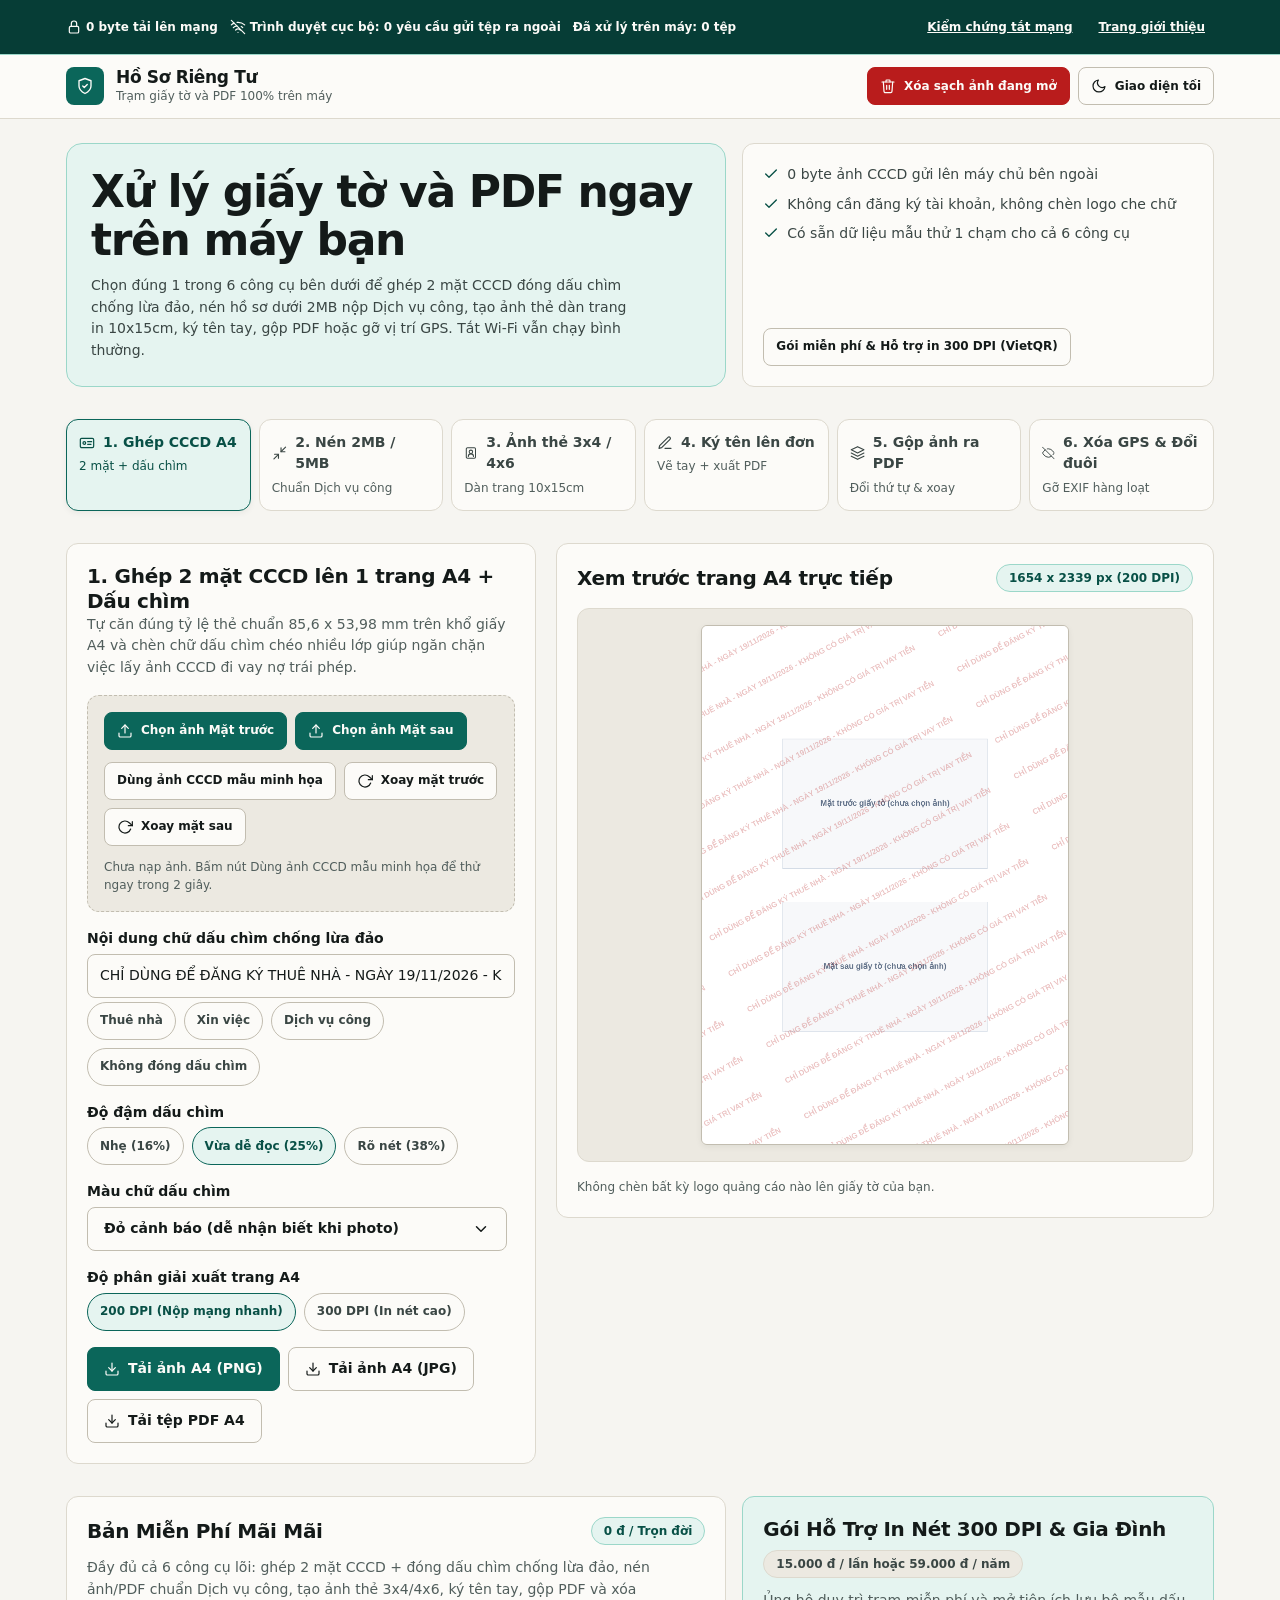
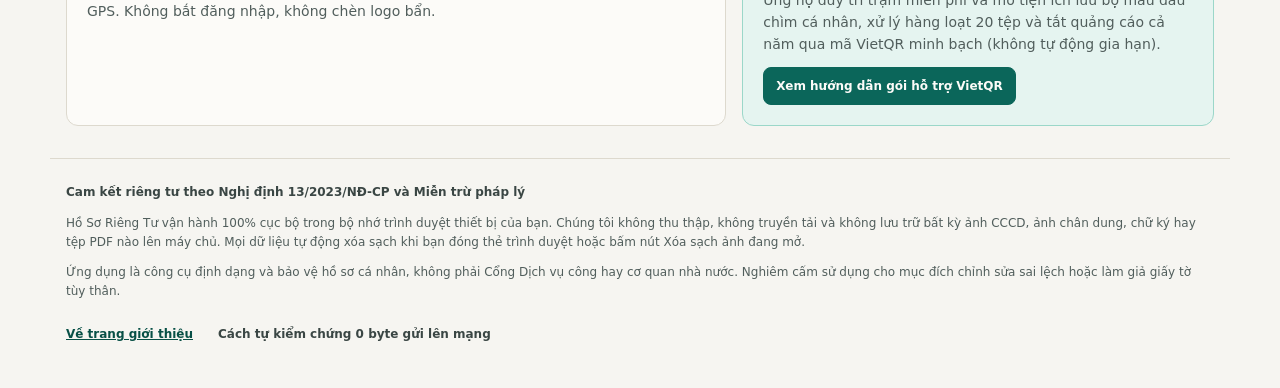
<file: corporate_hq/projects/tram-ho-so-rieng-tu/app/index.html>
<!DOCTYPE html>
<html lang="vi">
<head>
  <meta charset="UTF-8">
  <meta name="viewport" content="width=device-width, initial-scale=1.0">
  <meta http-equiv="Content-Security-Policy" content="default-src 'self'; img-src 'self' data: blob:; style-src 'self'; script-src 'self'; connect-src 'self'; font-src 'self'; object-src 'none'; base-uri 'self';">
  <meta name="theme-color" content="#0B665A"><!-- ds-allow-hardcode -->
  <meta name="description" content="Hồ Sơ Riêng Tư: 6 công cụ ghép CCCD đóng dấu chìm, nén 2MB/5MB nộp Dịch vụ công, tạo ảnh thẻ 3x4/4x6 dàn trang 10x15cm, ký tên tay, gộp PDF và xóa GPS chạy 100% cục bộ trên máy bạn.">
  <title>Hồ Sơ Riêng Tư - Trạm Giấy Tờ và PDF 100% Trên Máy</title>
  <link rel="icon" type="image/svg+xml" href="data:image/svg+xml,%3Csvg xmlns='http://www.w3.org/2000/svg' viewBox='0 0 32 32'%3E%3Crect width='32' height='32' rx='7' fill='%230B665A'/%3E%3Cpath d='M16 5l9 3.5v7.5c0 5.5-3.8 9.4-9 11-5.2-1.6-9-5.5-9-11V8.5L16 5z' fill='none' stroke='%23FCFBF8' stroke-width='2.2'/%3E%3Cpath d='M12.5 16.5l2.5 2.5 4.8-5' fill='none' stroke='%23FCFBF8' stroke-width='2.2' stroke-linecap='round' stroke-linejoin='round'/%3E%3C/svg%3E">
  <link rel="manifest" href="manifest.webmanifest">
  <link rel="stylesheet" href="theme.css">
  <link rel="stylesheet" href="styles.css">
</head>
<body>
  <a href="#main-content" class="skip-link">Chuyển tới khu vực công cụ</a>

  <!-- Biểu tượng vector SVG nội tuyến (Lucide style, currentColor, 0 emoji) -->
  <svg xmlns="http://www.w3.org/2000/svg" hidden aria-hidden="true">
    <symbol id="i-shield" viewBox="0 0 24 24" fill="none" stroke="currentColor" stroke-width="1.8" stroke-linecap="round" stroke-linejoin="round">
      <path d="M12 22s8-4 8-10V5l-8-3-8 3v7c0 6 8 10 8 10z"></path>
      <polyline points="9 12 11 14 15 10"></polyline>
    </symbol>
    <symbol id="i-lock" viewBox="0 0 24 24" fill="none" stroke="currentColor" stroke-width="1.8" stroke-linecap="round" stroke-linejoin="round">
      <rect x="5" y="11" width="14" height="10" rx="2"></rect>
      <path d="M8 11V7a4 4 0 0 1 8 0v4"></path>
    </symbol>
    <symbol id="i-wifi-off" viewBox="0 0 24 24" fill="none" stroke="currentColor" stroke-width="1.8" stroke-linecap="round" stroke-linejoin="round">
      <line x1="2" y1="2" x2="22" y2="22"></line>
      <path d="M8.5 16.5a5 5 0 0 1 7 0"></path>
      <path d="M2 8.82a15 15 0 0 1 4.17-2.65"></path>
      <path d="M10.66 5c4.01-.36 8.14.9 11.34 3.76"></path>
      <path d="M16.85 11.25a10 10 0 0 1 2.22 1.68"></path>
      <path d="M5 13a10 10 0 0 1 5.24-2.76"></path>
      <line x1="12" y1="20" x2="12.01" y2="20"></line>
    </symbol>
    <symbol id="i-card" viewBox="0 0 24 24" fill="none" stroke="currentColor" stroke-width="1.8" stroke-linecap="round" stroke-linejoin="round">
      <rect x="2" y="5" width="20" height="14" rx="2"></rect>
      <circle cx="8" cy="12" r="2"></circle>
      <line x1="13" y1="10" x2="19" y2="10"></line>
      <line x1="13" y1="14" x2="18" y2="14"></line>
    </symbol>
    <symbol id="i-compress" viewBox="0 0 24 24" fill="none" stroke="currentColor" stroke-width="1.8" stroke-linecap="round" stroke-linejoin="round">
      <polyline points="4 14 10 14 10 20"></polyline>
      <polyline points="20 10 14 10 14 4"></polyline>
      <line x1="14" y1="10" x2="21" y2="3"></line>
      <line x1="3" y1="21" x2="10" y2="14"></line>
    </symbol>
    <symbol id="i-user" viewBox="0 0 24 24" fill="none" stroke="currentColor" stroke-width="1.8" stroke-linecap="round" stroke-linejoin="round">
      <rect x="4" y="3" width="16" height="18" rx="2"></rect>
      <circle cx="12" cy="10" r="3"></circle>
      <path d="M7.5 18a4.5 4.5 0 0 1 9 0"></path>
    </symbol>
    <symbol id="i-pen" viewBox="0 0 24 24" fill="none" stroke="currentColor" stroke-width="1.8" stroke-linecap="round" stroke-linejoin="round">
      <path d="M12 20h9"></path>
      <path d="M16.5 3.5a2.121 2.121 0 0 1 3 3L7 19l-4 1 1-4L16.5 3.5z"></path>
    </symbol>
    <symbol id="i-layers" viewBox="0 0 24 24" fill="none" stroke="currentColor" stroke-width="1.8" stroke-linecap="round" stroke-linejoin="round">
      <polygon points="12 2 2 7 12 12 22 7 12 2"></polygon>
      <polyline points="2 12 12 17 22 12"></polyline>
      <polyline points="2 17 12 22 22 17"></polyline>
    </symbol>
    <symbol id="i-eye-off" viewBox="0 0 24 24" fill="none" stroke="currentColor" stroke-width="1.8" stroke-linecap="round" stroke-linejoin="round">
      <path d="M17.94 17.94A10.07 10.07 0 0 1 12 20c-7 0-11-8-11-8a18.45 18.45 0 0 1 5.06-5.94"></path>
      <path d="M9.9 4.24A9.12 9.12 0 0 1 12 4c7 0 11 8 11 8a18.5 18.5 0 0 1-2.16 3.19"></path>
      <line x1="1" y1="1" x2="23" y2="23"></line>
    </symbol>
    <symbol id="i-upload" viewBox="0 0 24 24" fill="none" stroke="currentColor" stroke-width="1.8" stroke-linecap="round" stroke-linejoin="round">
      <path d="M21 15v4a2 2 0 0 1-2 2H5a2 2 0 0 1-2-2v-4"></path>
      <polyline points="17 8 12 3 7 8"></polyline>
      <line x1="12" y1="3" x2="12" y2="15"></line>
    </symbol>
    <symbol id="i-download" viewBox="0 0 24 24" fill="none" stroke="currentColor" stroke-width="1.8" stroke-linecap="round" stroke-linejoin="round">
      <path d="M21 15v4a2 2 0 0 1-2 2H5a2 2 0 0 1-2-2v-4"></path>
      <polyline points="7 10 12 15 17 10"></polyline>
      <line x1="12" y1="15" x2="12" y2="3"></line>
    </symbol>
    <symbol id="i-rotate" viewBox="0 0 24 24" fill="none" stroke="currentColor" stroke-width="1.8" stroke-linecap="round" stroke-linejoin="round">
      <polyline points="23 4 23 10 17 10"></polyline>
      <path d="M20.49 15a9 9 0 1 1-2.12-9.36L23 10"></path>
    </symbol>
    <symbol id="i-trash" viewBox="0 0 24 24" fill="none" stroke="currentColor" stroke-width="1.8" stroke-linecap="round" stroke-linejoin="round">
      <polyline points="3 6 5 6 21 6"></polyline>
      <path d="M19 6l-1 14a2 2 0 0 1-2 2H8a2 2 0 0 1-2-2L5 6"></path>
      <path d="M10 11v6M14 11v6"></path>
      <path d="M9 6V4a1 1 0 0 1 1-1h4a1 1 0 0 1 1 1v2"></path>
    </symbol>
    <symbol id="i-check" viewBox="0 0 24 24" fill="none" stroke="currentColor" stroke-width="2" stroke-linecap="round" stroke-linejoin="round">
      <polyline points="20 6 9 17 4 12"></polyline>
    </symbol>
    <symbol id="i-chevron-down" viewBox="0 0 24 24" fill="none" stroke="currentColor" stroke-width="2" stroke-linecap="round" stroke-linejoin="round">
      <polyline points="6 9 12 15 18 9"></polyline>
    </symbol>
    <symbol id="i-sun" viewBox="0 0 24 24" fill="none" stroke="currentColor" stroke-width="1.8" stroke-linecap="round" stroke-linejoin="round">
      <circle cx="12" cy="12" r="4"></circle>
      <path d="M12 2v2M12 20v2M4.93 4.93l1.41 1.41M17.66 17.66l1.41 1.41M2 12h2M20 12h2M6.34 17.66l-1.41 1.41M19.07 4.93l-1.41 1.41"></path>
    </symbol>
    <symbol id="i-moon" viewBox="0 0 24 24" fill="none" stroke="currentColor" stroke-width="1.8" stroke-linecap="round" stroke-linejoin="round">
      <path d="M21 12.79A9 9 0 1 1 11.21 3 7 7 0 0 0 21 12.79z"></path>
    </symbol>
    <symbol id="i-x" viewBox="0 0 24 24" fill="none" stroke="currentColor" stroke-width="2" stroke-linecap="round" stroke-linejoin="round">
      <line x1="18" y1="6" x2="6" y2="18"></line>
      <line x1="6" y1="6" x2="18" y2="18"></line>
    </symbol>
    <symbol id="i-arrow-up" viewBox="0 0 24 24" fill="none" stroke="currentColor" stroke-width="2" stroke-linecap="round" stroke-linejoin="round">
      <line x1="12" y1="19" x2="12" y2="5"></line>
      <polyline points="5 12 12 5 19 12"></polyline>
    </symbol>
    <symbol id="i-arrow-down" viewBox="0 0 24 24" fill="none" stroke="currentColor" stroke-width="2" stroke-linecap="round" stroke-linejoin="round">
      <line x1="12" y1="5" x2="12" y2="19"></line>
      <polyline points="19 12 12 19 5 12"></polyline>
    </symbol>
    <symbol id="i-info" viewBox="0 0 24 24" fill="none" stroke="currentColor" stroke-width="1.8" stroke-linecap="round" stroke-linejoin="round">
      <circle cx="12" cy="12" r="10"></circle>
      <line x1="12" y1="16" x2="12" y2="12"></line>
      <line x1="12" y1="8" x2="12.01" y2="8"></line>
    </symbol>
  </svg>

  <!-- Thanh Chứng Nhận Riêng Tư Sống -->
  <div class="privacy-bar" role="region" aria-label="Chứng nhận riêng tư cục bộ">
    <div class="privacy-bar-inner">
      <div class="privacy-metrics">
        <span class="privacy-pill">
          <svg class="icon-sm" aria-hidden="true"><use href="#i-lock"></use></svg>
          <span>0 byte tải lên mạng</span>
        </span>
        <span class="privacy-pill" id="live-network-status">
          <svg class="icon-sm" aria-hidden="true"><use href="#i-wifi-off"></use></svg>
          <span id="live-network-text">Trình duyệt cục bộ: 0 yêu cầu gửi tệp ra ngoài</span>
        </span>
        <span class="privacy-pill tabular">
          <span id="live-processed-count">Đã xử lý trên máy: 0 tệp</span>
        </span>
      </div>
      <div class="privacy-actions">
        <button type="button" id="btn-open-privacy-proof" class="privacy-link">Kiểm chứng tắt mạng</button>
        <a href="../go-to-market/landing/index.html" class="privacy-link">Trang giới thiệu</a>
      </div>
    </div>
  </div>

  <!-- Thanh đầu trang chính -->
  <header class="app-header">
    <div class="header-inner">
      <div class="brand-group">
        <span class="brand-mark" aria-hidden="true">
          <svg class="icon" aria-hidden="true"><use href="#i-shield"></use></svg>
        </span>
        <div class="brand-text">
          <span class="brand-name">Hồ Sơ Riêng Tư</span>
          <span class="brand-sub">Trạm giấy tờ và PDF 100% trên máy</span>
        </div>
      </div>

      <div class="header-controls">
        <button type="button" id="btn-open-wipe-all" class="btn btn-danger btn-sm">
          <svg class="icon-sm" aria-hidden="true"><use href="#i-trash"></use></svg>
          <span>Xóa sạch ảnh đang mở</span>
        </button>
        <button type="button" id="btn-theme-toggle" class="btn btn-secondary btn-sm" aria-pressed="false" aria-label="Chuyển giao diện Sáng hoặc Tối">
          <svg id="theme-icon-svg" class="icon-sm" aria-hidden="true"><use href="#i-moon"></use></svg>
          <span id="theme-toggle-label">Giao diện tối</span>
        </button>
      </div>
    </div>
  </header>

  <main id="main-content" class="app-main">
    <!-- Khối mở đầu bất đối xứng 7/5 (One Thing Leads) -->
    <section class="intro-band" aria-label="Giới thiệu trạm xử lý cục bộ">
      <div class="intro-lead">
        <h1 class="hero-title">Xử lý giấy tờ và PDF ngay trên máy bạn</h1>
        <p class="hero-desc">
          Chọn đúng 1 trong 6 công cụ bên dưới để ghép 2 mặt CCCD đóng dấu chìm chống lừa đảo, nén hồ sơ dưới 2MB nộp Dịch vụ công, tạo ảnh thẻ dàn trang in 10x15cm, ký tên tay, gộp PDF hoặc gỡ vị trí GPS. Tắt Wi-Fi vẫn chạy bình thường.
        </p>
      </div>
      <aside class="intro-side" aria-label="Cam kết kỹ thuật">
        <ul class="proof-list">
          <li class="proof-item">
            <svg class="icon-sm" aria-hidden="true"><use href="#i-check"></use></svg>
            <span>0 byte ảnh CCCD gửi lên máy chủ bên ngoài</span>
          </li>
          <li class="proof-item">
            <svg class="icon-sm" aria-hidden="true"><use href="#i-check"></use></svg>
            <span>Không cần đăng ký tài khoản, không chèn logo che chữ</span>
          </li>
          <li class="proof-item">
            <svg class="icon-sm" aria-hidden="true"><use href="#i-check"></use></svg>
            <span>Có sẵn dữ liệu mẫu thử 1 chạm cho cả 6 công cụ</span>
          </li>
        </ul>
        <div class="row-wrap">
          <button type="button" id="btn-open-support-modal" class="btn btn-secondary btn-sm">
            <span>Gói miễn phí &amp; Hỗ trợ in 300 DPI (VietQR)</span>
          </button>
        </div>
      </aside>
    </section>

    <!-- Thanh chọn 6 Công cụ (khớp hash #cccd, #compress, #idphoto, #sign, #merge, #exif) -->
    <nav aria-label="Danh sách 6 công cụ xử lý giấy tờ">
      <div class="tool-nav" role="tablist">
        <button type="button" role="tab" id="tab-cccd" class="tool-tab" aria-selected="true" aria-controls="panel-cccd" data-tool="cccd">
          <span class="tool-tab-head">
            <svg class="icon-sm" aria-hidden="true"><use href="#i-card"></use></svg>
            <span>1. Ghép CCCD A4</span>
          </span>
          <span class="tool-tab-sub">2 mặt + dấu chìm</span>
        </button>

        <button type="button" role="tab" id="tab-compress" class="tool-tab" aria-selected="false" aria-controls="panel-compress" data-tool="compress">
          <span class="tool-tab-head">
            <svg class="icon-sm" aria-hidden="true"><use href="#i-compress"></use></svg>
            <span>2. Nén 2MB / 5MB</span>
          </span>
          <span class="tool-tab-sub">Chuẩn Dịch vụ công</span>
        </button>

        <button type="button" role="tab" id="tab-idphoto" class="tool-tab" aria-selected="false" aria-controls="panel-idphoto" data-tool="idphoto">
          <span class="tool-tab-head">
            <svg class="icon-sm" aria-hidden="true"><use href="#i-user"></use></svg>
            <span>3. Ảnh thẻ 3x4 / 4x6</span>
          </span>
          <span class="tool-tab-sub">Dàn trang 10x15cm</span>
        </button>

        <button type="button" role="tab" id="tab-sign" class="tool-tab" aria-selected="false" aria-controls="panel-sign" data-tool="sign">
          <span class="tool-tab-head">
            <svg class="icon-sm" aria-hidden="true"><use href="#i-pen"></use></svg>
            <span>4. Ký tên lên đơn</span>
          </span>
          <span class="tool-tab-sub">Vẽ tay + xuất PDF</span>
        </button>

        <button type="button" role="tab" id="tab-merge" class="tool-tab" aria-selected="false" aria-controls="panel-merge" data-tool="merge">
          <span class="tool-tab-head">
            <svg class="icon-sm" aria-hidden="true"><use href="#i-layers"></use></svg>
            <span>5. Gộp ảnh ra PDF</span>
          </span>
          <span class="tool-tab-sub">Đổi thứ tự &amp; xoay</span>
        </button>

        <button type="button" role="tab" id="tab-exif" class="tool-tab" aria-selected="false" aria-controls="panel-exif" data-tool="exif">
          <span class="tool-tab-head">
            <svg class="icon-sm" aria-hidden="true"><use href="#i-eye-off"></use></svg>
            <span>6. Xóa GPS &amp; Đổi đuôi</span>
          </span>
          <span class="tool-tab-sub">Gỡ EXIF hàng loạt</span>
        </button>
      </div>
    </nav>

    <!-- ================================================================
         CÔNG CỤ 1: GHÉP 2 MẶT CCCD LÊN 1 TRANG A4 + ĐÓNG DẤU CHÌM
         ================================================================ -->
    <section id="panel-cccd" class="tool-panel" role="tabpanel" aria-labelledby="tab-cccd">
      <div class="workspace-grid">
        <div class="card">
          <div>
            <h2 class="section-heading">1. Ghép 2 mặt CCCD lên 1 trang A4 + Dấu chìm</h2>
            <p class="section-caption">
              Tự căn đúng tỷ lệ thẻ chuẩn 85,6 x 53,98 mm trên khổ giấy A4 và chèn chữ dấu chìm chéo nhiều lớp giúp ngăn chặn việc lấy ảnh CCCD đi vay nợ trái phép.
            </p>
          </div>

          <div class="upload-box">
            <div class="row-wrap">
              <label for="cccd-front-input" class="btn btn-primary btn-sm">
                <svg class="icon-sm" aria-hidden="true"><use href="#i-upload"></use></svg>
                <span>Chọn ảnh Mặt trước</span>
              </label>
              <input type="file" id="cccd-front-input" accept="image/*" class="sr-only">

              <label for="cccd-back-input" class="btn btn-primary btn-sm">
                <svg class="icon-sm" aria-hidden="true"><use href="#i-upload"></use></svg>
                <span>Chọn ảnh Mặt sau</span>
              </label>
              <input type="file" id="cccd-back-input" accept="image/*" class="sr-only">
            </div>

            <div class="row-wrap">
              <button type="button" id="btn-cccd-sample" class="btn btn-secondary btn-sm">
                <span>Dùng ảnh CCCD mẫu minh họa</span>
              </button>
              <button type="button" id="btn-cccd-rot-front" class="btn btn-secondary btn-sm">
                <svg class="icon-sm" aria-hidden="true"><use href="#i-rotate"></use></svg>
                <span>Xoay mặt trước</span>
              </button>
              <button type="button" id="btn-cccd-rot-back" class="btn btn-secondary btn-sm">
                <svg class="icon-sm" aria-hidden="true"><use href="#i-rotate"></use></svg>
                <span>Xoay mặt sau</span>
              </button>
            </div>
            <p id="cccd-status-text" class="field-hint">Chưa nạp ảnh. Bấm nút Dùng ảnh CCCD mẫu minh họa để thử ngay trong 2 giây.</p>
          </div>

          <div class="field">
            <label for="cccd-wm-text" class="field-label">Nội dung chữ dấu chìm chống lừa đảo</label>
            <input type="text" id="cccd-wm-text" class="input" value="CHỈ DÙNG ĐỂ ĐĂNG KÝ THUÊ NHÀ - NGÀY 19/11/2026 - KHÔNG CÓ GIÁ TRỊ VAY TIỀN" maxlength="120">
            <div class="row-wrap">
              <button type="button" class="chip-btn" data-wm-preset="CHỈ DÙNG ĐỂ ĐĂNG KÝ THUÊ NHÀ - NGÀY 19/11/2026 - KHÔNG CÓ GIÁ TRỊ VAY TIỀN">Thuê nhà</button>
              <button type="button" class="chip-btn" data-wm-preset="CHỈ DÙNG NỘP HỒ SƠ XIN VIỆC - KHÔNG CÓ GIÁ TRỊ VAY VỐN">Xin việc</button>
              <button type="button" class="chip-btn" data-wm-preset="CHỈ DÙNG NỘP THỦ TỤC DỊCH VỤ CÔNG - KHÔNG DÙNG MỤC ĐÍCH KHÁC">Dịch vụ công</button>
              <button type="button" class="chip-btn" data-wm-preset="">Không đóng dấu chìm</button>
            </div>
          </div>

          <div class="field">
            <span class="field-label">Độ đậm dấu chìm</span>
            <div class="row-wrap" role="group" aria-label="Độ đậm dấu chìm">
              <button type="button" class="chip-btn" data-wm-opacity="0.16" aria-pressed="false">Nhẹ (16%)</button>
              <button type="button" class="chip-btn" data-wm-opacity="0.25" aria-pressed="true">Vừa dễ đọc (25%)</button>
              <button type="button" class="chip-btn" data-wm-opacity="0.38" aria-pressed="false">Rõ nét (38%)</button>
            </div>
          </div>

          <div class="field">
            <span id="cccd-color-label" class="field-label">Màu chữ dấu chìm</span>
            <div class="listbox-wrap" data-listbox="cccd-color">
              <button type="button" id="cccd-color-trigger" class="listbox-trigger" aria-haspopup="listbox" aria-expanded="false" aria-labelledby="cccd-color-label cccd-color-trigger">
                <span id="cccd-color-value">Đỏ cảnh báo (dễ nhận biết khi photo)</span>
                <svg class="icon listbox-chevron" aria-hidden="true"><use href="#i-chevron-down"></use></svg>
              </button>
              <ul id="cccd-color-list" class="listbox-menu" role="listbox" aria-labelledby="cccd-color-label" hidden></ul>
            </div>
          </div>

          <div class="field">
            <span class="field-label">Độ phân giải xuất trang A4</span>
            <div class="row-wrap" role="group" aria-label="Độ phân giải A4">
              <button type="button" class="chip-btn" data-cccd-dpi="200" aria-pressed="true">200 DPI (Nộp mạng nhanh)</button>
              <button type="button" class="chip-btn" data-cccd-dpi="300" aria-pressed="false">300 DPI (In nét cao)</button>
            </div>
          </div>

          <div class="row-wrap">
            <button type="button" id="btn-cccd-dl-png" class="btn btn-primary">
              <svg class="icon-sm" aria-hidden="true"><use href="#i-download"></use></svg>
              <span>Tải ảnh A4 (PNG)</span>
            </button>
            <button type="button" id="btn-cccd-dl-jpg" class="btn btn-secondary">
              <svg class="icon-sm" aria-hidden="true"><use href="#i-download"></use></svg>
              <span>Tải ảnh A4 (JPG)</span>
            </button>
            <button type="button" id="btn-cccd-dl-pdf" class="btn btn-secondary">
              <svg class="icon-sm" aria-hidden="true"><use href="#i-download"></use></svg>
              <span>Tải tệp PDF A4</span>
            </button>
          </div>
        </div>

        <div class="card">
          <div class="row-between">
            <h3 class="section-heading">Xem trước trang A4 trực tiếp</h3>
            <span id="cccd-dim-badge" class="badge badge-safe tabular">1654 x 2339 px</span>
          </div>
          <div class="preview-stage">
            <canvas id="cccd-preview-canvas" class="preview-canvas" width="827" height="1169" aria-label="Bản xem trước ghép 2 mặt CCCD trên trang A4"></canvas>
          </div>
          <p class="field-hint">Không chèn bất kỳ logo quảng cáo nào lên giấy tờ của bạn.</p>
        </div>
      </div>
    </section>

    <!-- ================================================================
         CÔNG CỤ 2: NÉN ẢNH & XUẤT PDF ĐÚNG MỨC DỊCH VỤ CÔNG (2MB / 5MB)
         ================================================================ -->
    <section id="panel-compress" class="tool-panel" role="tabpanel" aria-labelledby="tab-compress" hidden>
      <div class="workspace-grid">
        <div class="card">
          <div>
            <h2 class="section-heading">2. Nén ảnh và PDF đúng mức nộp Dịch vụ công</h2>
            <p class="section-caption">
              Chạy thuật toán tìm kiếm nhị phân ngay trên máy để hạ dung lượng xuống dưới 500 KB, 1 MB, 2 MB hoặc 5 MB mà vẫn giữ độ nét chữ cao nhất.
            </p>
          </div>

          <div class="upload-box">
            <div class="row-wrap">
              <label for="compress-file-input" class="btn btn-primary btn-sm">
                <svg class="icon-sm" aria-hidden="true"><use href="#i-upload"></use></svg>
                <span>Chọn 1 hoặc nhiều ảnh hồ sơ</span>
              </label>
              <input type="file" id="compress-file-input" accept="image/*" multiple class="sr-only">
              <button type="button" id="btn-compress-sample" class="btn btn-secondary btn-sm">
                <span>Dùng ảnh tài liệu mẫu (tệp lớn &gt; 3 MB)</span>
              </button>
            </div>
            <p id="compress-queue-caption" class="field-hint">Chưa có tệp trong danh sách nén.</p>
          </div>

          <div class="field">
            <span class="field-label">Chọn giới hạn dung lượng mục tiêu</span>
            <div class="row-wrap" role="group" aria-label="Mốc giới hạn dung lượng">
              <button type="button" class="chip-btn" data-target-kb="500" aria-pressed="false">&lt;= 500 KB</button>
              <button type="button" class="chip-btn" data-target-kb="1024" aria-pressed="false">&lt;= 1 MB</button>
              <button type="button" class="chip-btn" data-target-kb="2048" aria-pressed="true">&lt;= 2 MB (Dịch vụ công)</button>
              <button type="button" class="chip-btn" data-target-kb="5120" aria-pressed="false">&lt;= 5 MB (Hồ sơ lớn)</button>
            </div>
          </div>

          <div class="field">
            <label for="compress-custom-kb" class="field-label">Hoặc nhập giới hạn tùy chọn (KB)</label>
            <input type="text" id="compress-custom-kb" class="input tabular" inputmode="numeric" value="2048">
            <span id="compress-custom-error" class="field-error" hidden></span>
          </div>

          <div class="row-wrap">
            <button type="button" id="btn-run-compress" class="btn btn-primary">
              <svg class="icon-sm" aria-hidden="true"><use href="#i-compress"></use></svg>
              <span>Nén đúng mức ngay</span>
            </button>
            <button type="button" id="btn-compress-dl-pdf" class="btn btn-secondary" disabled>
              <svg class="icon-sm" aria-hidden="true"><use href="#i-download"></use></svg>
              <span>Tải tệp PDF đã nén</span>
            </button>
          </div>
        </div>

        <div class="card">
          <div class="row-between">
            <h3 class="section-heading">Bảng so sánh Trước và Sau khi nén</h3>
            <span id="compress-summary-badge" class="badge">Chưa nén</span>
          </div>
          <div id="compress-result-notice" class="notice-box" hidden></div>
          <div class="table-scroll">
            <table class="data-table">
              <thead>
                <tr>
                  <th>Tên tệp</th>
                  <th>Gốc</th>
                  <th>Sau nén</th>
                  <th>Giảm</th>
                  <th>Trạng thái</th>
                  <th>Tải xuống</th>
                </tr>
              </thead>
              <tbody id="compress-result-tbody">
                <tr>
                  <td colspan="6">Hãy chọn ảnh hoặc bấm Dùng ảnh tài liệu mẫu (tệp lớn &gt; 3 MB) rồi bấm Nén đúng mức ngay.</td>
                </tr>
              </tbody>
            </table>
          </div>
        </div>
      </div>
    </section>

    <!-- ================================================================
         CÔNG CỤ 3: TẠO ẢNH THẺ 3x4 / 4x6 / HỘ CHIẾU + DÀN TRANG 10x15cm
         ================================================================ -->
    <section id="panel-idphoto" class="tool-panel" role="tabpanel" aria-labelledby="tab-idphoto" hidden>
      <div class="workspace-grid">
        <div class="card">
          <div>
            <h2 class="section-heading">3. Tạo ảnh thẻ 3x4 / 4x6 và dàn trang in 10x15cm</h2>
            <p class="section-caption">
              Cắt đúng kích thước 300 DPI, hỗ trợ đổi nền xanh hoặc trắng cục bộ và tự động xếp 8 ảnh 3x4 hoặc 4 ảnh 4x6 trên tờ giấy ảnh 10x15cm để mang ra tiệm in tiết kiệm.
            </p>
          </div>

          <div class="upload-box">
            <div class="row-wrap">
              <label for="idphoto-file-input" class="btn btn-primary btn-sm">
                <svg class="icon-sm" aria-hidden="true"><use href="#i-upload"></use></svg>
                <span>Chọn ảnh chân dung</span>
              </label>
              <input type="file" id="idphoto-file-input" accept="image/*" class="sr-only">
              <button type="button" id="btn-idphoto-sample" class="btn btn-secondary btn-sm">
                <span>Dùng ảnh chân dung mẫu</span>
              </button>
            </div>
          </div>

          <div class="field">
            <span id="idphoto-size-label" class="field-label">Cỡ ảnh thẻ chuẩn (300 DPI)</span>
            <div class="listbox-wrap" data-listbox="idphoto-size">
              <button type="button" id="idphoto-size-trigger" class="listbox-trigger" aria-haspopup="listbox" aria-expanded="false" aria-labelledby="idphoto-size-label idphoto-size-trigger">
                <span id="idphoto-size-value">Ảnh 3x4 cm (Dàn 8 ảnh / tờ 10x15cm)</span>
                <svg class="icon listbox-chevron" aria-hidden="true"><use href="#i-chevron-down"></use></svg>
              </button>
              <ul id="idphoto-size-list" class="listbox-menu" role="listbox" aria-labelledby="idphoto-size-label" hidden></ul>
            </div>
          </div>

          <div class="field">
            <span class="field-label">Màu nền ảnh thẻ</span>
            <div class="row-wrap" role="group" aria-label="Chọn màu nền ảnh thẻ">
              <button type="button" class="chip-btn" data-idphoto-bg="keep" aria-pressed="false">Giữ nguyên nền</button>
              <button type="button" class="chip-btn" data-idphoto-bg="blue" aria-pressed="true">Xanh dương ảnh thẻ</button>
              <button type="button" class="chip-btn" data-idphoto-bg="white" aria-pressed="false">Trắng hộ chiếu</button>
            </div>
          </div>

          <div class="field">
            <span class="field-label">Tinh chỉnh phóng to và căn khung khuôn mặt</span>
            <div class="row-wrap">
              <button type="button" id="btn-idphoto-zoom-out" class="btn btn-secondary btn-sm">Thu nhỏ -10%</button>
              <span id="idphoto-zoom-readout" class="badge tabular">100%</span>
              <button type="button" id="btn-idphoto-zoom-in" class="btn btn-secondary btn-sm">Phóng to +10%</button>
              <button type="button" id="btn-idphoto-reset-pos" class="btn btn-ghost btn-sm">Căn giữa</button>
            </div>
            <div class="row-wrap">
              <button type="button" class="btn btn-secondary btn-sm" data-idphoto-pan="left">Sang trái</button>
              <button type="button" class="btn btn-secondary btn-sm" data-idphoto-pan="right">Sang phải</button>
              <button type="button" class="btn btn-secondary btn-sm" data-idphoto-pan="up">Lên trên</button>
              <button type="button" class="btn btn-secondary btn-sm" data-idphoto-pan="down">Xuống dưới</button>
            </div>
          </div>

          <div class="row-wrap">
            <button type="button" id="btn-idphoto-dl-single" class="btn btn-secondary">
              <svg class="icon-sm" aria-hidden="true"><use href="#i-download"></use></svg>
              <span>Tải 1 ảnh đơn (JPG)</span>
            </button>
            <button type="button" id="btn-idphoto-dl-sheet" class="btn btn-primary">
              <svg class="icon-sm" aria-hidden="true"><use href="#i-download"></use></svg>
              <span>Tải tờ dàn 10x15cm (JPG 300 DPI)</span>
            </button>
            <button type="button" id="btn-idphoto-dl-pdf" class="btn btn-secondary">
              <svg class="icon-sm" aria-hidden="true"><use href="#i-download"></use></svg>
              <span>Tải tờ dàn (PDF A6)</span>
            </button>
          </div>
        </div>

        <div class="card">
          <div class="row-between">
            <h3 class="section-heading">Xem trước ảnh thẻ</h3>
            <div class="row-wrap" role="group" aria-label="Chế độ xem trước ảnh thẻ">
              <button type="button" class="chip-btn" data-idphoto-view="single" aria-pressed="false">1 ảnh đơn</button>
              <button type="button" class="chip-btn" data-idphoto-view="sheet" aria-pressed="true">Tờ in 10x15cm</button>
            </div>
          </div>
          <div class="preview-stage">
            <canvas id="idphoto-preview-canvas" class="preview-canvas" width="886" height="590" aria-label="Bản xem trước ảnh thẻ và tờ dàn in 10x15cm"></canvas>
          </div>
          <p id="idphoto-sheet-caption" class="field-hint">Tờ in 10x15cm chuẩn 300 DPI gồm 8 ảnh 3x4 có đường cắt mảnh.</p>
        </div>
      </div>
    </section>

    <!-- ================================================================
         CÔNG CỤ 4: KÝ TÊN TAY LÊN ĐƠN / HỒ SƠ ẢNH & XUẤT PDF
         ================================================================ -->
    <section id="panel-sign" class="tool-panel" role="tabpanel" aria-labelledby="tab-sign" hidden>
      <div class="workspace-grid">
        <div class="card">
          <div>
            <h2 class="section-heading">4. Ký tên tay lên đơn từ và xuất PDF A4</h2>
            <p class="section-caption">
              Vẽ chữ ký trực tiếp bằng chuột hoặc ngón tay, sau đó chạm vào đúng chỗ cần ký trên trang đơn bên phải để đặt chữ ký và tải bản PDF sắc nét.
            </p>
          </div>

          <div class="upload-box">
            <div class="row-wrap">
              <label for="sign-doc-input" class="btn btn-primary btn-sm">
                <svg class="icon-sm" aria-hidden="true"><use href="#i-upload"></use></svg>
                <span>Chọn ảnh trang đơn cần ký</span>
              </label>
              <input type="file" id="sign-doc-input" accept="image/*" class="sr-only">
              <button type="button" id="btn-sign-sample-doc" class="btn btn-secondary btn-sm">
                <span>Dùng mẫu Đơn xin xác nhận</span>
              </button>
            </div>
          </div>

          <div class="field">
            <div class="row-between">
              <span class="field-label">Khung vẽ chữ ký tay</span>
              <div class="row-wrap">
                <button type="button" id="btn-sign-demo-stroke" class="btn btn-secondary btn-sm">Chữ ký mẫu thử</button>
                <button type="button" id="btn-sign-clear" class="btn btn-danger btn-sm">Ký lại</button>
              </div>
            </div>
            <div class="sig-pad-wrap">
              <canvas id="sign-pad-canvas" class="sig-pad-canvas" width="480" height="176" aria-label="Bảng vẽ chữ ký tay"></canvas>
            </div>
          </div>

          <div class="row-wrap">
            <div class="field">
              <span class="field-label">Màu mực ký</span>
              <div class="row-wrap" role="group" aria-label="Chọn màu mực chữ ký">
                <button type="button" class="chip-btn" data-ink-color="blue" aria-pressed="true">Xanh bút bi</button>
                <button type="button" class="chip-btn" data-ink-color="black" aria-pressed="false">Đen mực</button>
                <button type="button" class="chip-btn" data-ink-color="red" aria-pressed="false">Đỏ dấu</button>
              </div>
            </div>
            <div class="field">
              <span class="field-label">Độ dày nét</span>
              <div class="row-wrap" role="group" aria-label="Chọn độ dày nét chữ ký">
                <button type="button" class="chip-btn" data-ink-width="2" aria-pressed="false">Mảnh</button>
                <button type="button" class="chip-btn" data-ink-width="3.5" aria-pressed="true">Vừa</button>
                <button type="button" class="chip-btn" data-ink-width="5.5" aria-pressed="false">Đậm</button>
              </div>
            </div>
          </div>

          <div class="field">
            <label for="sign-fullname" class="field-label">Họ tên ghi dưới chữ ký (không bắt buộc)</label>
            <input type="text" id="sign-fullname" class="input" value="Nguyễn Văn Mẫu" maxlength="60">
            <label class="checkbox-row">
              <input type="checkbox" id="sign-include-date" checked>
              <span>Tự động ghi thêm ngày ký hôm nay bên dưới chữ ký</span>
            </label>
          </div>

          <div class="field">
            <span class="field-label">Cỡ chữ ký trên trang đơn</span>
            <div class="row-wrap" role="group" aria-label="Chọn cỡ chữ ký">
              <button type="button" class="chip-btn" data-sig-scale="0.18" aria-pressed="false">Nhỏ</button>
              <button type="button" class="chip-btn" data-sig-scale="0.26" aria-pressed="true">Vừa chuẩn</button>
              <button type="button" class="chip-btn" data-sig-scale="0.34" aria-pressed="false">Lớn</button>
            </div>
          </div>

          <div class="row-wrap">
            <button type="button" id="btn-sign-dl-png" class="btn btn-secondary">
              <svg class="icon-sm" aria-hidden="true"><use href="#i-download"></use></svg>
              <span>Tải bản đã ký (PNG)</span>
            </button>
            <button type="button" id="btn-sign-dl-pdf" class="btn btn-primary">
              <svg class="icon-sm" aria-hidden="true"><use href="#i-download"></use></svg>
              <span>Tải bản đã ký (PDF A4)</span>
            </button>
          </div>
        </div>

        <div class="card">
          <div class="row-between">
            <h3 class="section-heading">Chạm vào trang đơn để đặt chữ ký</h3>
            <span id="sign-pos-badge" class="badge tabular">Vị trí: 74%, 76%</span>
          </div>
          <div class="preview-stage">
            <canvas id="sign-preview-canvas" class="preview-canvas preview-canvas-clickable" width="620" height="877" aria-label="Bản xem trước đơn đã ký, nhấp để di chuyển chữ ký"></canvas>
          </div>
          <p class="field-hint">Nhấp hoặc chạm vào bất kỳ chỗ nào trên tờ đơn phía trên để dịch chuyển vị trí chữ ký ngay lập tức.</p>
        </div>
      </div>
    </section>

    <!-- ================================================================
         CÔNG CỤ 5: GỘP NHIỀU ẢNH HỒ SƠ THÀNH 1 TỆP PDF CHUẨN A4
         ================================================================ -->
    <section id="panel-merge" class="tool-panel" role="tabpanel" aria-labelledby="tab-merge" hidden>
      <div class="workspace-grid">
        <div class="card">
          <div>
            <h2 class="section-heading">5. Gộp nhiều ảnh hồ sơ thành 1 tệp PDF A4</h2>
            <p class="section-caption">
              Thêm nhiều ảnh chụp giấy tờ, sắp xếp thứ tự trang lên xuống, xoay 90 độ những trang chụp ngược và gộp ngay thành 1 tệp PDF chuẩn A4 không cần mạng.
            </p>
          </div>

          <div class="upload-box">
            <div class="row-wrap">
              <label for="merge-file-input" class="btn btn-primary btn-sm">
                <svg class="icon-sm" aria-hidden="true"><use href="#i-upload"></use></svg>
                <span>Chọn nhiều ảnh hồ sơ</span>
              </label>
              <input type="file" id="merge-file-input" accept="image/*" multiple class="sr-only">
              <button type="button" id="btn-merge-sample" class="btn btn-secondary btn-sm">
                <span>Nạp 3 trang hồ sơ mẫu</span>
              </button>
            </div>
          </div>

          <div class="field">
            <span class="field-label">Lề trang giấy A4</span>
            <div class="row-wrap" role="group" aria-label="Chọn lề trang PDF A4">
              <button type="button" class="chip-btn" data-merge-margin="0" aria-pressed="false">Tràn lề (0 mm)</button>
              <button type="button" class="chip-btn" data-merge-margin="22" aria-pressed="true">Lề gọn (8 mm)</button>
              <button type="button" class="chip-btn" data-merge-margin="42" aria-pressed="false">Lề chuẩn (15 mm)</button>
            </div>
          </div>

          <div class="field">
            <label for="merge-filename" class="field-label">Tên tệp PDF xuất ra</label>
            <input type="text" id="merge-filename" class="input" value="ho_so_gop_a4" maxlength="60">
          </div>

          <div class="row-wrap">
            <button type="button" id="btn-merge-export" class="btn btn-primary" disabled>
              <svg class="icon-sm" aria-hidden="true"><use href="#i-download"></use></svg>
              <span>Gộp và tải 1 tệp PDF A4</span>
            </button>
          </div>
          <div id="merge-result-notice" class="notice-box notice-safe" hidden></div>
        </div>

        <div class="card">
          <div class="row-between">
            <h3 class="section-heading">Danh sách trang sẽ gộp</h3>
            <span id="merge-count-badge" class="badge tabular">0 trang</span>
          </div>
          <div id="merge-page-list" class="page-list">
            <div class="notice-box">Chưa có trang nào. Chọn ảnh từ máy hoặc bấm Nạp 3 trang hồ sơ mẫu để thử gộp PDF ngay.</div>
          </div>
        </div>
      </div>
    </section>

    <!-- ================================================================
         CÔNG CỤ 6: XÓA VỊ TRÍ GPS / SIÊU DỮ LIỆU & ĐỔI ĐỊNH DẠNG HÀNG LOẠT
         ================================================================ -->
    <section id="panel-exif" class="tool-panel" role="tabpanel" aria-labelledby="tab-exif" hidden>
      <div class="workspace-grid">
        <div class="card">
          <div>
            <h2 class="section-heading">6. Xóa vị trí GPS / EXIF và đổi định dạng ảnh</h2>
            <p class="section-caption">
              Ảnh chụp bằng điện thoại thường ẩn tọa độ nhà riêng (GPS) và tên máy trong siêu dữ liệu EXIF. Công cụ quét phát hiện và vẽ lại sạch 100% trước khi bạn gửi lên mạng hoặc nhóm chat.
            </p>
          </div>

          <div class="upload-box">
            <div class="row-wrap">
              <label for="exif-file-input" class="btn btn-primary btn-sm">
                <svg class="icon-sm" aria-hidden="true"><use href="#i-upload"></use></svg>
                <span>Chọn 1 hoặc nhiều ảnh cần làm sạch</span>
              </label>
              <input type="file" id="exif-file-input" accept="image/*" multiple class="sr-only">
              <button type="button" id="btn-exif-sample" class="btn btn-secondary btn-sm">
                <span>Dùng ảnh mẫu có gắn thử EXIF/GPS</span>
              </button>
            </div>
          </div>

          <div class="field">
            <span class="field-label">Định dạng ảnh sạch xuất ra</span>
            <div class="row-wrap" role="group" aria-label="Chọn định dạng ảnh xuất ra">
              <button type="button" class="chip-btn" data-exif-format="image/jpeg" aria-pressed="true">JPG (Phổ thông nhất)</button>
              <button type="button" class="chip-btn" data-exif-format="image/png" aria-pressed="false">PNG (Không nén mất nét)</button>
              <button type="button" class="chip-btn" data-exif-format="image/webp" aria-pressed="false">WebP (Siêu nhẹ)</button>
            </div>
          </div>

          <div class="field">
            <span class="field-label">Mức chất lượng ảnh (áp dụng cho JPG / WebP)</span>
            <div class="row-wrap" role="group" aria-label="Chọn chất lượng ảnh">
              <button type="button" class="chip-btn" data-exif-quality="0.92" aria-pressed="true">Cao (92%)</button>
              <button type="button" class="chip-btn" data-exif-quality="0.82" aria-pressed="false">Cân bằng (82%)</button>
              <button type="button" class="chip-btn" data-exif-quality="0.68" aria-pressed="false">Nhẹ (68%)</button>
            </div>
          </div>

          <div class="row-wrap">
            <button type="button" id="btn-run-exif-clean" class="btn btn-primary" disabled>
              <svg class="icon-sm" aria-hidden="true"><use href="#i-eye-off"></use></svg>
              <span>Gỡ sạch EXIF/GPS và Chuyển đổi</span>
            </button>
          </div>
        </div>

        <div class="card">
          <div class="row-between">
            <h3 class="section-heading">Kết quả soi và gỡ siêu dữ liệu</h3>
            <span id="exif-summary-badge" class="badge tabular">0 ảnh</span>
          </div>
          <div class="table-scroll">
            <table class="data-table">
              <thead>
                <tr>
                  <th>Tên tệp</th>
                  <th>Phát hiện ban đầu</th>
                  <th>Sau khi làm sạch</th>
                  <th>Dung lượng mới</th>
                  <th>Tải xuống</th>
                </tr>
              </thead>
              <tbody id="exif-result-tbody">
                <tr>
                  <td colspan="5">Chọn ảnh từ điện thoại hoặc bấm Dùng ảnh mẫu có gắn thử EXIF/GPS để kiểm tra ngay.</td>
                </tr>
              </tbody>
            </table>
          </div>
        </div>
      </div>
    </section>

    <!-- Khối minh bạch Gói Miễn Phí vs Gói Hỗ Trợ In 300 DPI (đúng chuẩn CFO Bước 2 & 3) -->
    <section class="support-band" aria-label="Gói miễn phí trọn đời và gói hỗ trợ in 300 DPI">
      <div class="plan-card">
        <div class="row-between">
          <h2 class="section-heading">Bản Miễn Phí Mãi Mãi</h2>
          <span class="badge badge-safe">0 đ / Trọn đời</span>
        </div>
        <p class="section-caption">
          Đầy đủ cả 6 công cụ lõi: ghép 2 mặt CCCD + đóng dấu chìm chống lừa đảo, nén ảnh/PDF chuẩn Dịch vụ công, tạo ảnh thẻ 3x4/4x6, ký tên tay, gộp PDF và xóa GPS. Không bắt đăng nhập, không chèn logo bẩn.
        </p>
      </div>
      <div class="plan-card plan-card-accent">
        <div class="row-between">
          <h2 class="section-heading">Gói Hỗ Trợ In Nét 300 DPI &amp; Gia Đình</h2>
          <span class="badge">15.000 đ / lần hoặc 59.000 đ / năm</span>
        </div>
        <p class="section-caption">
          Ủng hộ duy trì trạm miễn phí và mở tiện ích lưu bộ mẫu dấu chìm cá nhân, xử lý hàng loạt 20 tệp và tắt quảng cáo cả năm qua mã VietQR minh bạch (không tự động gia hạn).
        </p>
        <div class="row-wrap">
          <button type="button" id="btn-open-support-modal-2" class="btn btn-primary btn-sm">
            <span>Xem hướng dẫn gói hỗ trợ VietQR</span>
          </button>
        </div>
      </div>
    </section>
  </main>

  <!-- Chân trang Miễn trừ & Cam kết Nghị định 13/2023/NĐ-CP -->
  <footer class="app-footer">
    <p class="footer-title">Cam kết riêng tư theo Nghị định 13/2023/NĐ-CP và Miễn trừ pháp lý</p>
    <p>
      Hồ Sơ Riêng Tư vận hành 100% cục bộ trong bộ nhớ trình duyệt thiết bị của bạn. Chúng tôi không thu thập, không truyền tải và không lưu trữ bất kỳ ảnh CCCD, ảnh chân dung, chữ ký hay tệp PDF nào lên máy chủ. Mọi dữ liệu tự động xóa sạch khi bạn đóng thẻ trình duyệt hoặc bấm nút Xóa sạch ảnh đang mở.
    </p>
    <p>
      Ứng dụng là công cụ định dạng và bảo vệ hồ sơ cá nhân, không phải Cổng Dịch vụ công hay cơ quan nhà nước. Nghiêm cấm sử dụng cho mục đích chỉnh sửa sai lệch hoặc làm giả giấy tờ tùy thân.
    </p>
    <div class="footer-links">
      <a href="../go-to-market/landing/index.html" class="footer-link">Về trang giới thiệu</a>
      <button type="button" id="btn-footer-privacy" class="btn btn-ghost btn-sm">Cách tự kiểm chứng 0 byte gửi lên mạng</button>
    </div>
  </footer>

  <!-- ================================================================
       MODAL 1: XÁC NHẬN XÓA SẠCH ẢNH ĐANG MỞ (Màu đỏ danger)
       ================================================================ -->
  <div id="wipe-modal-backdrop" class="modal-backdrop" hidden>
    <div class="modal-dialog" role="dialog" aria-modal="true" aria-labelledby="wipe-modal-title">
      <div class="modal-header">
        <h2 id="wipe-modal-title" class="modal-title">Xóa sạch toàn bộ ảnh và giấy tờ đang mở?</h2>
        <button type="button" id="btn-close-wipe" class="btn btn-ghost btn-sm" aria-label="Đóng hộp thoại">
          <svg class="icon" aria-hidden="true"><use href="#i-x"></use></svg>
        </button>
      </div>
      <div class="modal-body">
        <p>Thao tác này giải phóng ngay toàn bộ ảnh CCCD, ảnh chân dung, chữ ký tay và danh sách tệp đang nạp trong bộ nhớ trình duyệt. Không có bản sao nào bị lưu lại.</p>
      </div>
      <div class="modal-footer">
        <button type="button" id="btn-cancel-wipe" class="btn btn-secondary">Giữ lại để làm tiếp</button>
        <button type="button" id="btn-confirm-wipe" class="btn btn-danger">
          <svg class="icon-sm" aria-hidden="true"><use href="#i-trash"></use></svg>
          <span>Xác nhận xóa sạch ngay</span>
        </button>
      </div>
    </div>
  </div>

  <!-- ================================================================
       MODAL 2: KIỂM CHỨNG QUYỀN RIÊNG TƯ (TẮT WI-FI VẪN CHẠY)
       ================================================================ -->
  <div id="privacy-modal-backdrop" class="modal-backdrop" hidden>
    <div class="modal-dialog" role="dialog" aria-modal="true" aria-labelledby="privacy-modal-title">
      <div class="modal-header">
        <h2 id="privacy-modal-title" class="modal-title">Cách tự kiểm chứng 0 byte tải lên mạng trong 10 giây</h2>
        <button type="button" id="btn-close-privacy" class="btn btn-ghost btn-sm" aria-label="Đóng hộp thoại">
          <svg class="icon" aria-hidden="true"><use href="#i-x"></use></svg>
        </button>
      </div>
      <div class="modal-body">
        <p><strong>Bước 1:</strong> Giữ nguyên trang web này đang mở trên điện thoại hoặc máy tính.</p>
        <p><strong>Bước 2:</strong> Tắt hẳn Wi-Fi và dữ liệu di động 4G (hoặc bật Chế độ Máy bay). Thanh trạng thái trên đỉnh trang sẽ tự chuyển sang báo Đang ngoại tuyến.</p>
        <p><strong>Bước 3:</strong> Chọn ảnh CCCD, ảnh thẻ hoặc tệp hồ sơ của bạn rồi bấm ghép, nén 2MB, ký tên và tải PDF bình thường. Vì mọi thuật toán chạy ngay trong trình duyệt nên không 1 byte ảnh nào rời khỏi thiết bị của bạn.</p>
        <p><strong>Bảo vệ bổ sung:</strong> Chính sách bảo mật trình duyệt trên trang này khóa cứng mọi kết nối ra tên miền lạ, giúp tuân thủ triệt để tinh thần bảo vệ dữ liệu cá nhân nhạy cảm theo Nghị định 13/2023/NĐ-CP.</p>
      </div>
      <div class="modal-footer">
        <button type="button" id="btn-ok-privacy" class="btn btn-primary">Đã hiểu, tiếp tục dùng</button>
      </div>
    </div>
  </div>

  <!-- ================================================================
       MODAL 3: HƯỚNG DẪN GÓI HỖ TRỢ VIETQR (TRUNG THỰC, KHÔNG CỔNG GIẢ)
       ================================================================ -->
  <div id="support-modal-backdrop" class="modal-backdrop" hidden>
    <div class="modal-dialog" role="dialog" aria-modal="true" aria-labelledby="support-modal-title">
      <div class="modal-header">
        <h2 id="support-modal-title" class="modal-title">Gói hỗ trợ duy trì trạm miễn phí (VietQR)</h2>
        <button type="button" id="btn-close-support" class="btn btn-ghost btn-sm" aria-label="Đóng hộp thoại">
          <svg class="icon" aria-hidden="true"><use href="#i-x"></use></svg>
        </button>
      </div>
      <div class="modal-body">
        <p>Bản hiện tại mở sẵn miễn phí toàn bộ 6 công cụ để bạn trải nghiệm ngay không cần đăng nhập và không chèn logo che giấy tờ.</p>
        <p><strong>Gói Lẻ Theo Nhu Cầu (15.000 đ / lần):</strong> Phù hợp khi cần xử lý hồ sơ nhanh, in ảnh thẻ 300 DPI không viền, gộp 20 ảnh một lượt.</p>
        <p><strong>Gói Gia Đình Cả Năm (59.000 đ / năm):</strong> Mở khóa đầy đủ 365 ngày cho cả nhà, tắt hoàn toàn quảng cáo, không tự động gia hạn thẻ.</p>
        <p><strong>Lưu ý minh bạch:</strong> Trang này đang chạy ở chế độ dùng thử hoàn chỉnh 100% trên máy khách (không thu tiền tự động, chưa gắn cổng thanh toán trực tiếp). Khi xuất bản chính thức sẽ hiển thị mã VietQR xác nhận mở gói rõ ràng.</p>
      </div>
      <div class="modal-footer">
        <button type="button" id="btn-ok-support" class="btn btn-primary">Đóng hướng dẫn</button>
      </div>
    </div>
  </div>

  <!-- Thanh Thông Báo & Hoàn Tác 5 giây -->
  <div id="app-toast" class="toast" role="status" aria-live="polite" hidden>
    <span id="toast-text" class="toast-msg"></span>
    <button type="button" id="btn-toast-undo" class="toast-undo" hidden>Hoàn tác (5s)</button>
  </div>

  <script src="pdf_engine.js"></script>
  <script src="image_engine.js"></script>
  <script src="app.js"></script>
</body>
</html>
</file>
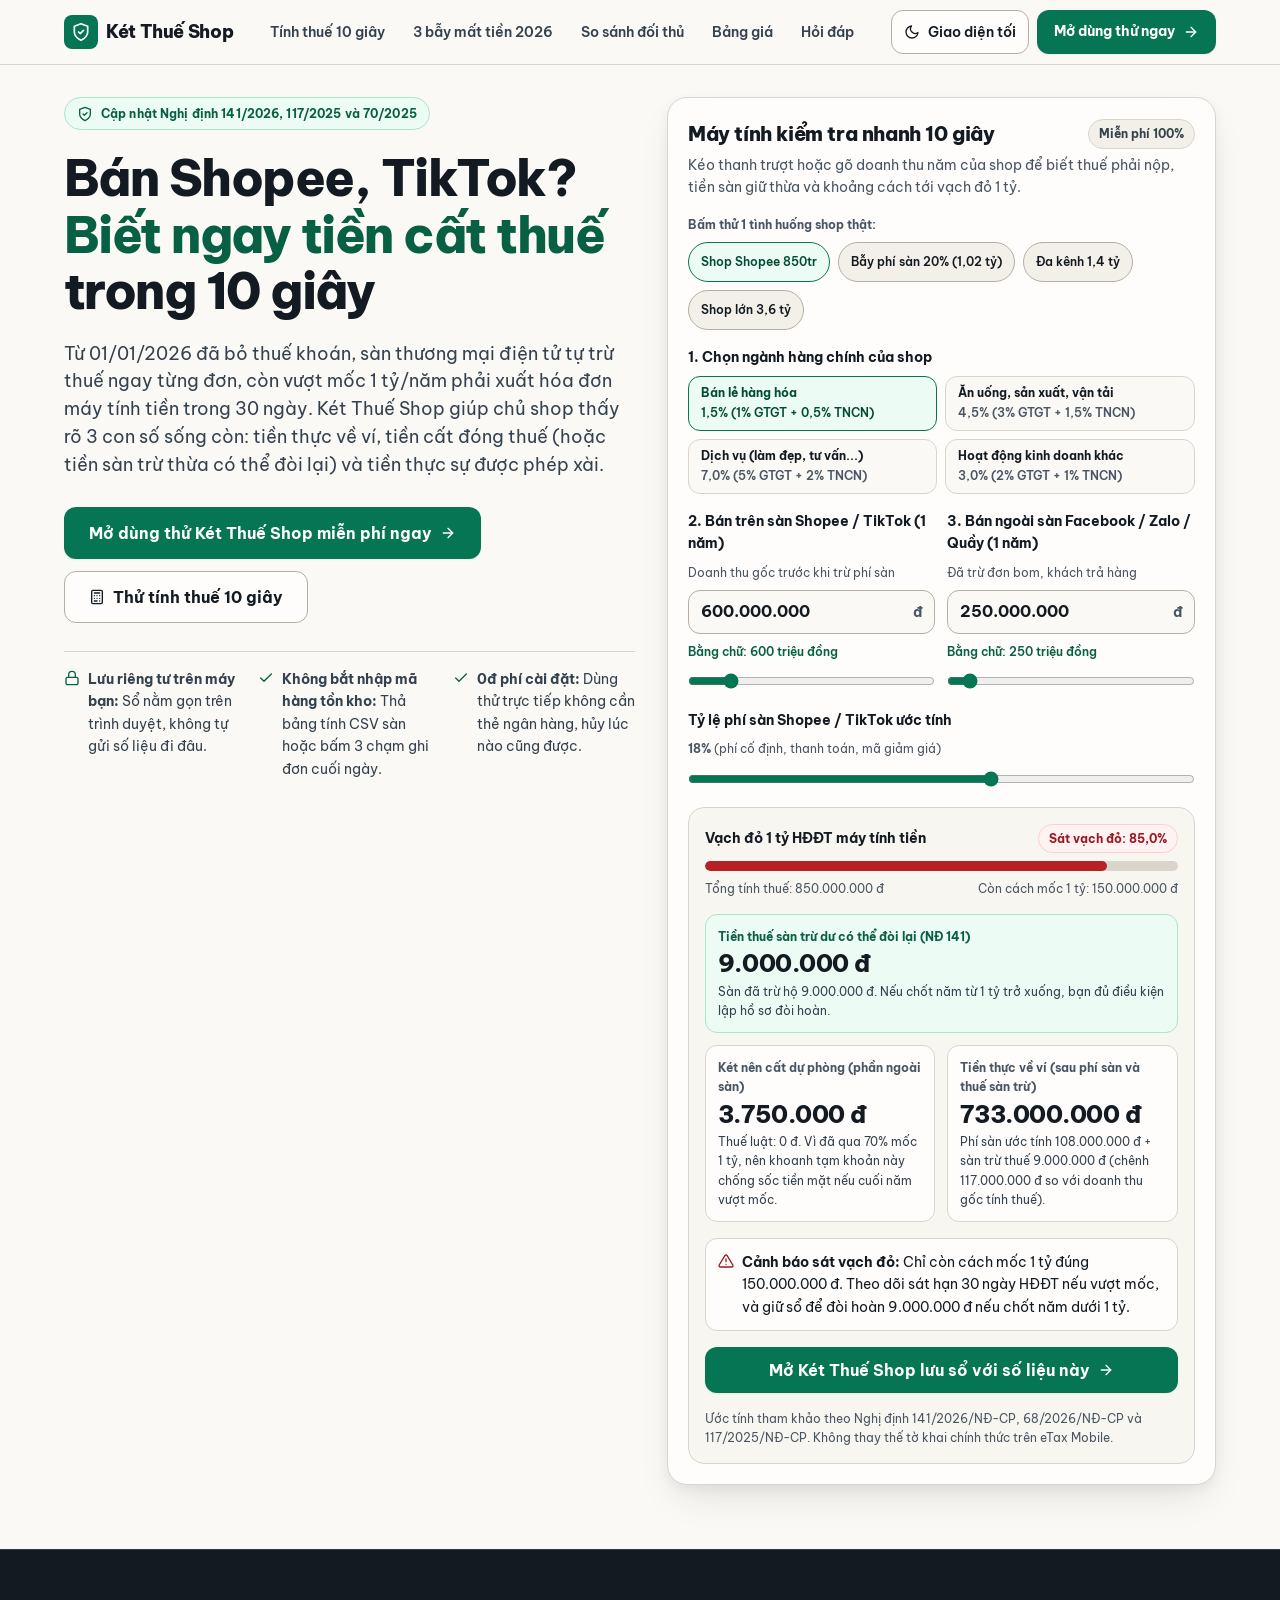
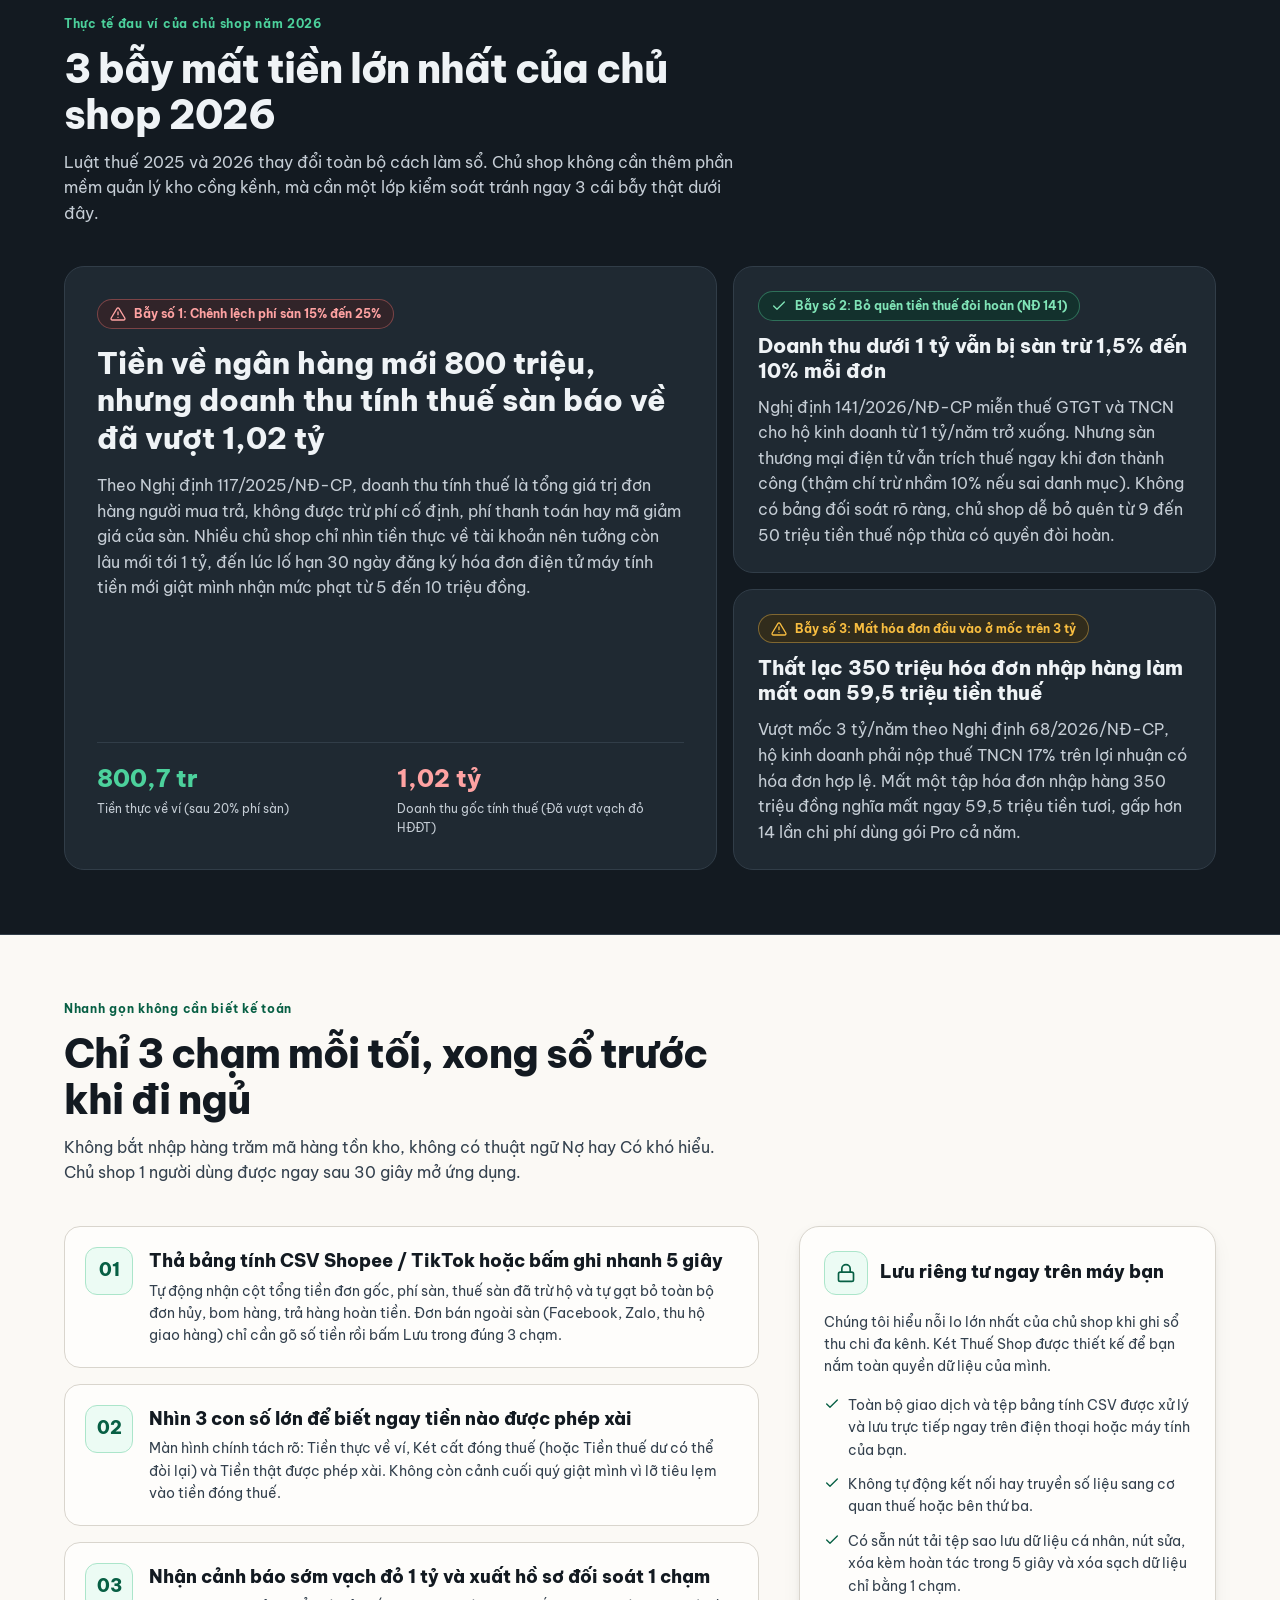
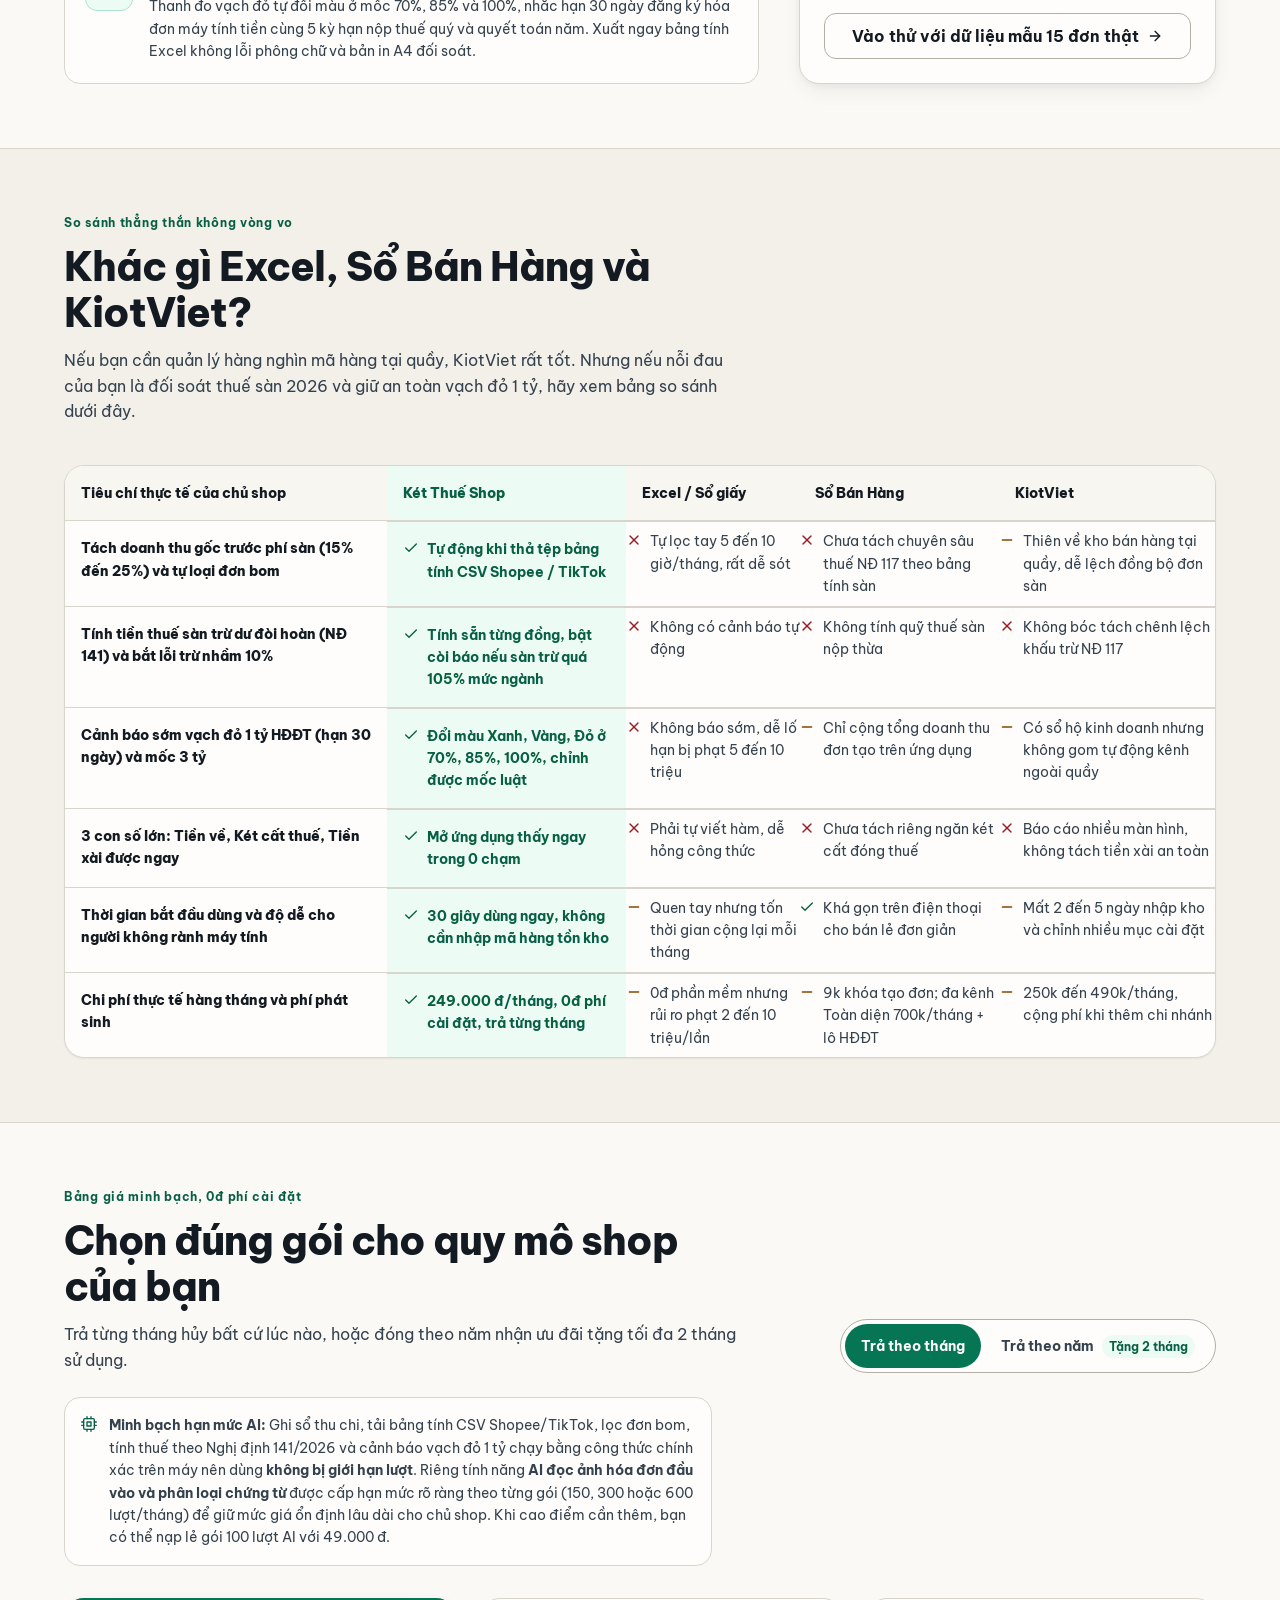
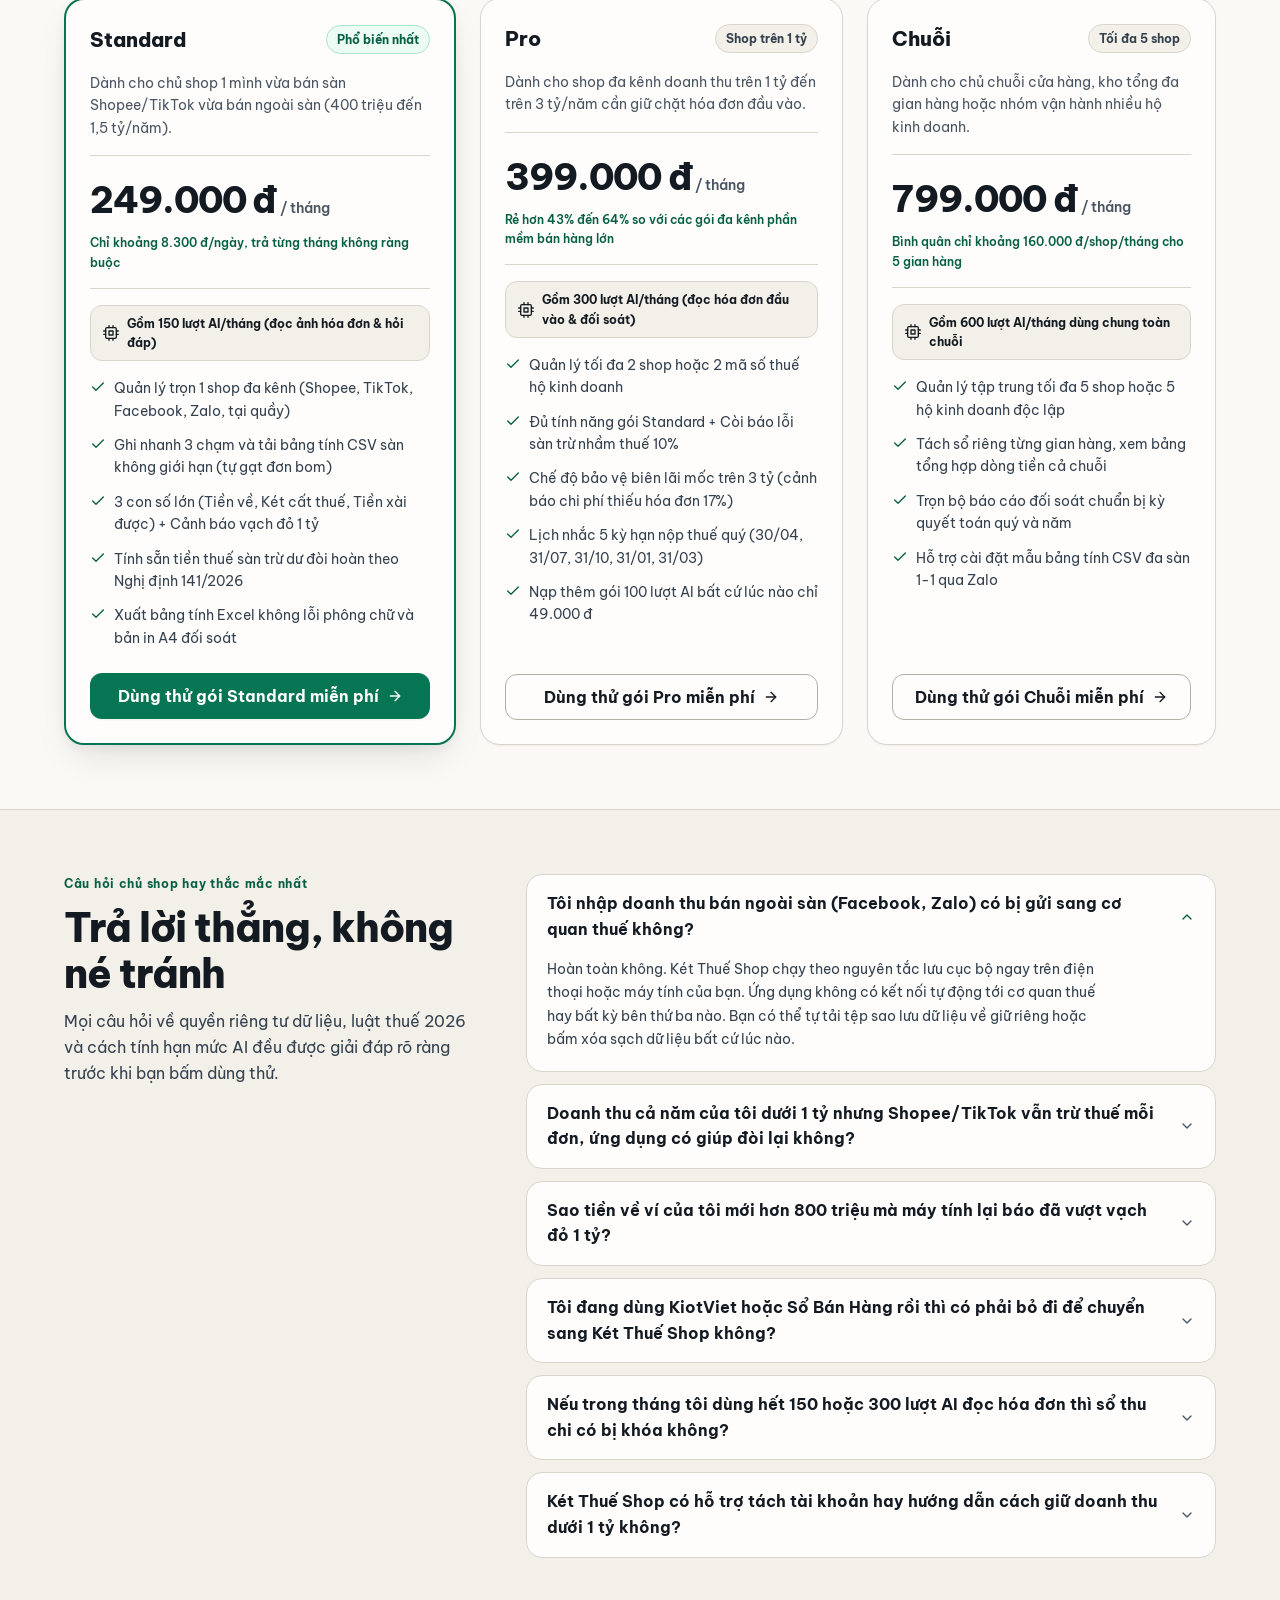
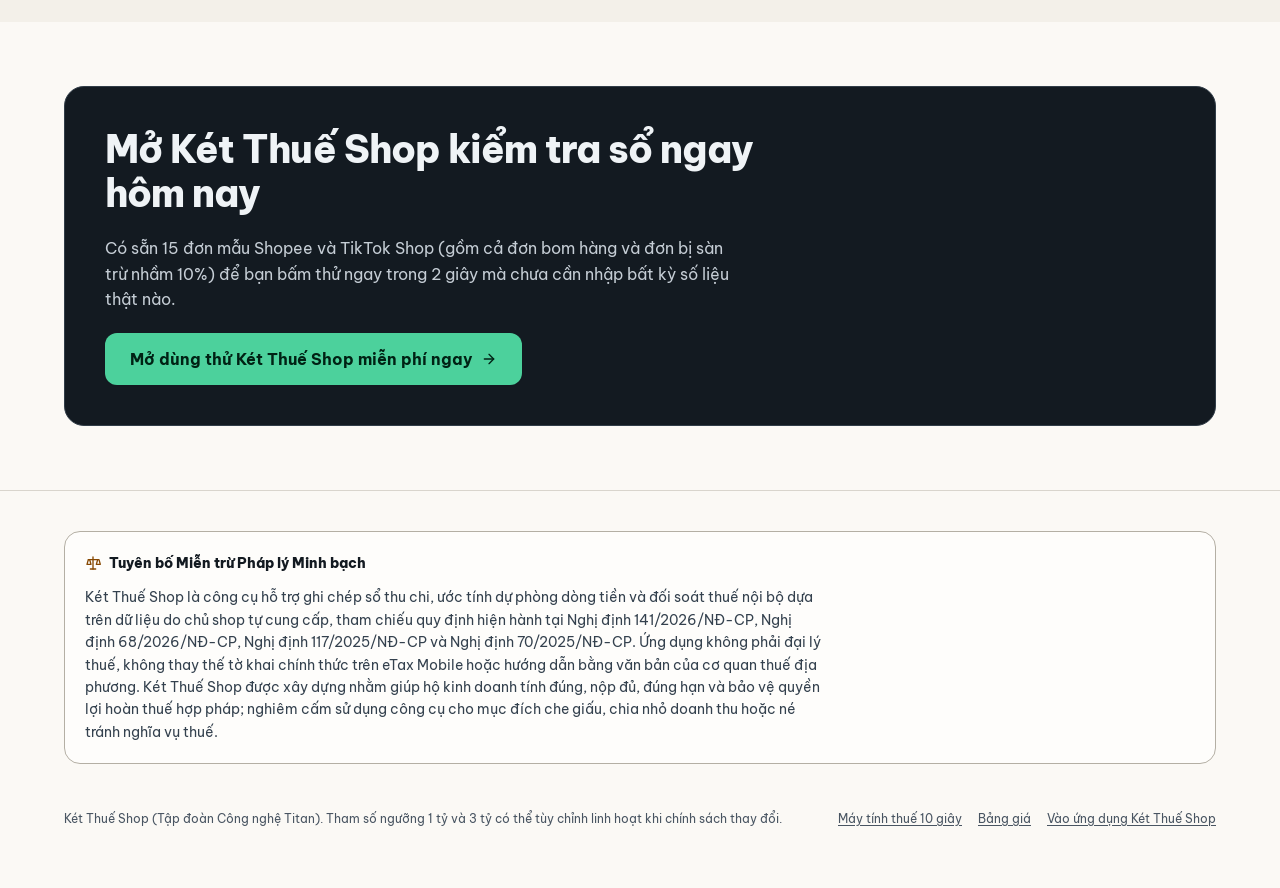
<file: corporate_hq/projects/so-thu-chi-thue-hkd/go-to-market/landing/index.html>
<!DOCTYPE html>
<html lang="vi" data-theme="light">
<head>
  <meta charset="utf-8">
  <meta name="viewport" content="width=device-width, initial-scale=1">
  <title>Két Thuế Shop: Sổ thu chi và Cảnh báo ngưỡng thuế 1 tỷ cho Chủ shop bán hàng trực tuyến</title>
  <link rel="icon" type="image/svg+xml" href="data:image/svg+xml,%3Csvg xmlns='http://www.w3.org/2000/svg' viewBox='0 0 32 32'%3E%3Crect width='32' height='32' rx='8' fill='%23047857'/%3E%3Cpath d='M16 5l9 3.5v7.5c0 5.5-3.8 9.7-9 11.5-5.2-1.8-9-6-9-11.5V8.5L16 5z' fill='none' stroke='%23fcfbf8' stroke-width='2.2' stroke-linejoin='round'/%3E%3Cpath d='M12.5 16l2.5 2.5 5-5' fill='none' stroke='%23fcfbf8' stroke-width='2.2' stroke-linecap='round' stroke-linejoin='round'/%3E%3C/svg%3E">
  <meta name="description" content="Kiểm tra trong 10 giây: Thuế thực phải nộp, tiền thuế Shopee/TikTok trừ thừa có thể đòi hoàn theo Nghị định 141/2026 và khoảng cách tới vạch đỏ 1 tỷ hóa đơn điện tử.">
  <link rel="preconnect" href="https://fonts.googleapis.com">
  <link rel="preconnect" href="https://fonts.gstatic.com" crossorigin>
  <link href="https://fonts.googleapis.com/css2?family=Be+Vietnam+Pro:wght@400;500;600;700;800&display=swap" rel="stylesheet">
  <link rel="stylesheet" href="styles.css">
</head>
<body>
  <!-- Inline Lucide-style SVG icon sprite (0 emoji) -->
  <svg aria-hidden="true" focusable="false" class="sr-only">
    <defs>
      <symbol id="i-shield" viewBox="0 0 24 24">
        <path d="M12 22s8-4 8-10V5l-8-3-8 3v7c0 6 8 10 8 10z"></path>
        <path d="M9 12l2 2 4-4"></path>
      </symbol>
      <symbol id="i-arrow-right" viewBox="0 0 24 24">
        <path d="M5 12h14"></path>
        <path d="M12 5l7 7-7 7"></path>
      </symbol>
      <symbol id="i-sun" viewBox="0 0 24 24">
        <circle cx="12" cy="12" r="4"></circle>
        <path d="M12 2v2"></path>
        <path d="M12 20v2"></path>
        <path d="M4.93 4.93l1.41 1.41"></path>
        <path d="M17.66 17.66l1.41 1.41"></path>
        <path d="M2 12h2"></path>
        <path d="M20 12h2"></path>
        <path d="M6.34 17.66l-1.41 1.41"></path>
        <path d="M19.07 4.93l-1.41 1.41"></path>
      </symbol>
      <symbol id="i-moon" viewBox="0 0 24 24">
        <path d="M21 12.79A9 9 0 1 1 11.21 3 7 7 0 0 0 21 12.79z"></path>
      </symbol>
      <symbol id="i-check" viewBox="0 0 24 24">
        <polyline points="20 6 9 17 4 12"></polyline>
      </symbol>
      <symbol id="i-x" viewBox="0 0 24 24">
        <line x1="18" y1="6" x2="6" y2="18"></line>
        <line x1="6" y1="6" x2="18" y2="18"></line>
      </symbol>
      <symbol id="i-minus" viewBox="0 0 24 24">
        <line x1="5" y1="12" x2="19" y2="12"></line>
      </symbol>
      <symbol id="i-alert" viewBox="0 0 24 24">
        <path d="M10.29 3.86L1.82 18a2 2 0 0 0 1.71 3h16.94a2 2 0 0 0 1.71-3L13.71 3.86a2 2 0 0 0-3.42 0z"></path>
        <line x1="12" y1="9" x2="12" y2="13"></line>
        <line x1="12" y1="17" x2="12.01" y2="17"></line>
      </symbol>
      <symbol id="i-lock" viewBox="0 0 24 24">
        <rect x="3" y="11" width="18" height="11" rx="2" ry="2"></rect>
        <path d="M7 11V7a5 5 0 0 1 10 0v4"></path>
      </symbol>
      <symbol id="i-calculator" viewBox="0 0 24 24">
        <rect x="4" y="2" width="16" height="20" rx="2"></rect>
        <line x1="8" y1="6" x2="16" y2="6"></line>
        <line x1="8" y1="10" x2="8.01" y2="10"></line>
        <line x1="12" y1="10" x2="12.01" y2="10"></line>
        <line x1="16" y1="10" x2="16.01" y2="10"></line>
        <line x1="8" y1="14" x2="8.01" y2="14"></line>
        <line x1="12" y1="14" x2="12.01" y2="14"></line>
        <line x1="16" y1="14" x2="16.01" y2="14"></line>
        <line x1="8" y1="18" x2="12" y2="18"></line>
        <line x1="16" y1="18" x2="16.01" y2="18"></line>
      </symbol>
      <symbol id="i-chevron" viewBox="0 0 24 24">
        <polyline points="6 9 12 15 18 9"></polyline>
      </symbol>
      <symbol id="i-scale" viewBox="0 0 24 24">
        <path d="M12 3v18"></path>
        <path d="M5 7h14"></path>
        <path d="M5 7l-2 7h6l-2-7z"></path>
        <path d="M19 7l-2 7h6l-2-7z"></path>
        <path d="M8 21h8"></path>
      </symbol>
      <symbol id="i-cpu" viewBox="0 0 24 24">
        <rect x="4" y="4" width="16" height="16" rx="2"></rect>
        <rect x="9" y="9" width="6" height="6"></rect>
        <line x1="9" y1="1" x2="9" y2="4"></line>
        <line x1="15" y1="1" x2="15" y2="4"></line>
        <line x1="9" y1="20" x2="9" y2="23"></line>
        <line x1="15" y1="20" x2="15" y2="23"></line>
        <line x1="20" y1="9" x2="23" y2="9"></line>
        <line x1="20" y1="14" x2="23" y2="14"></line>
        <line x1="1" y1="9" x2="4" y2="9"></line>
        <line x1="1" y1="14" x2="4" y2="14"></line>
      </symbol>
    </defs>
  </svg>

  <a class="skip-link" href="#main-content">Chuyển thẳng tới nội dung chính</a>

  <!-- Sticky Header -->
  <header class="site-header">
    <div class="container header-inner">
      <a class="brand-link" href="#top" aria-label="Két Thuế Shop trang chủ">
        <span class="brand-mark" aria-hidden="true">
          <svg class="icon" aria-hidden="true"><use href="#i-shield"></use></svg>
        </span>
        <span>Két Thuế Shop</span>
      </a>

      <nav class="site-nav" aria-label="Điều hướng chính">
        <a class="nav-link" href="#may-tinh-thue">Tính thuế 10 giây</a>
        <a class="nav-link" href="#bay-thu-chi">3 bẫy mất tiền 2026</a>
        <a class="nav-link" href="#so-sanh">So sánh đối thủ</a>
        <a class="nav-link" href="#bang-gia">Bảng giá</a>
        <a class="nav-link" href="#hoi-dap">Hỏi đáp</a>
      </nav>

      <div class="header-actions">
        <button type="button" class="theme-toggle" id="theme-toggle" aria-pressed="false" aria-label="Chuyển giao diện Sáng hoặc Tối">
          <svg class="icon icon-sm" id="theme-icon" aria-hidden="true"><use href="#i-moon"></use></svg>
          <span class="theme-label" id="theme-text">Giao diện tối</span>
        </button>
        <a class="btn btn-primary btn-sm header-cta" href="../../app/index.html">
          <span>Mở dùng thử ngay</span>
          <svg class="icon icon-sm" aria-hidden="true"><use href="#i-arrow-right"></use></svg>
        </a>
      </div>
    </div>
  </header>

  <main id="main-content">
    <!-- Section 1: Asymmetric Split Hero + Live 10-Second Tax Calculator -->
    <section class="hero-section" id="top">
      <div class="container hero-grid">
        <div class="hero-copy">
          <span class="eyebrow-badge">
            <svg class="icon icon-sm" aria-hidden="true"><use href="#i-shield"></use></svg>
            <span>Cập nhật Nghị định 141/2026, 117/2025 và 70/2025</span>
          </span>

          <h1 class="hero-title">
            Bán Shopee, TikTok? <span class="hero-title-accent">Biết ngay tiền cất thuế</span> trong 10 giây
          </h1>

          <p class="hero-lead">
            Từ 01/01/2026 đã bỏ thuế khoán, sàn thương mại điện tử tự trừ thuế ngay từng đơn, còn vượt mốc 1 tỷ/năm phải xuất hóa đơn máy tính tiền trong 30 ngày. Két Thuế Shop giúp chủ shop thấy rõ 3 con số sống còn: tiền thực về ví, tiền cất đóng thuế (hoặc tiền sàn trừ thừa có thể đòi lại) và tiền thực sự được phép xài.
          </p>

          <div class="hero-cta-group">
            <a class="btn btn-primary btn-lg" id="hero-primary-cta" href="../../app/index.html">
              <span>Mở dùng thử Két Thuế Shop miễn phí ngay</span>
              <svg class="icon icon-sm" aria-hidden="true"><use href="#i-arrow-right"></use></svg>
            </a>
            <a class="btn btn-secondary btn-lg" href="#may-tinh-thue">
              <svg class="icon icon-sm" aria-hidden="true"><use href="#i-calculator"></use></svg>
              <span>Thử tính thuế 10 giây</span>
            </a>
          </div>

          <ul class="hero-trust-list">
            <li class="hero-trust-item">
              <svg class="icon icon-sm" aria-hidden="true"><use href="#i-lock"></use></svg>
              <span><strong>Lưu riêng tư trên máy bạn:</strong> Sổ nằm gọn trên trình duyệt, không tự gửi số liệu đi đâu.</span>
            </li>
            <li class="hero-trust-item">
              <svg class="icon icon-sm" aria-hidden="true"><use href="#i-check"></use></svg>
              <span><strong>Không bắt nhập mã hàng tồn kho:</strong> Thả bảng tính CSV sàn hoặc bấm 3 chạm ghi đơn cuối ngày.</span>
            </li>
            <li class="hero-trust-item">
              <svg class="icon icon-sm" aria-hidden="true"><use href="#i-check"></use></svg>
              <span><strong>0đ phí cài đặt:</strong> Dùng thử trực tiếp không cần thẻ ngân hàng, hủy lúc nào cũng được.</span>
            </li>
          </ul>
        </div>

        <!-- Interactive 10-Second Tax Calculator -->
        <aside class="calc-card" id="may-tinh-thue" aria-labelledby="calc-heading">
          <div class="calc-header">
            <div class="calc-title-row">
              <h2 class="calc-title" id="calc-heading">Máy tính kiểm tra nhanh 10 giây</h2>
              <span class="calc-pill">Miễn phí 100%</span>
            </div>
            <p class="calc-subtitle">
              Kéo thanh trượt hoặc gõ doanh thu năm của shop để biết thuế phải nộp, tiền sàn giữ thừa và khoảng cách tới vạch đỏ 1 tỷ.
            </p>
          </div>

          <!-- 1-Tap Realistic Shop Presets -->
          <div class="preset-row">
            <span class="preset-label">Bấm thử 1 tình huống shop thật:</span>
            <div class="preset-chips" role="group" aria-label="Hồ sơ shop mẫu để thử nhanh">
              <button type="button" class="preset-btn" data-preset="small850" aria-pressed="true">Shop Shopee 850tr</button>
              <button type="button" class="preset-btn" data-preset="trap1020" aria-pressed="false">Bẫy phí sàn 20% (1,02 tỷ)</button>
              <button type="button" class="preset-btn" data-preset="multi1400" aria-pressed="false">Đa kênh 1,4 tỷ</button>
              <button type="button" class="preset-btn" data-preset="big3600" aria-pressed="false">Shop lớn 3,6 tỷ</button>
            </div>
          </div>

          <!-- Sector Selector (Accessible Radio Group, NO native select) -->
          <div class="field-group">
            <span class="field-label" id="sector-group-label">1. Chọn ngành hàng chính của shop</span>
            <div class="sector-grid" role="radiogroup" aria-labelledby="sector-group-label" id="sector-radiogroup">
              <button type="button" class="sector-option" role="radio" aria-checked="true" data-sector="retail_goods" tabindex="0">
                <span class="sector-name">Bán lẻ hàng hóa</span>
                <span class="sector-rate tabular">1,5% (1% GTGT + 0,5% TNCN)</span>
              </button>
              <button type="button" class="sector-option" role="radio" aria-checked="false" data-sector="production_fnb_transport" tabindex="-1">
                <span class="sector-name">Ăn uống, sản xuất, vận tải</span>
                <span class="sector-rate tabular">4,5% (3% GTGT + 1,5% TNCN)</span>
              </button>
              <button type="button" class="sector-option" role="radio" aria-checked="false" data-sector="services_no_materials" tabindex="-1">
                <span class="sector-name">Dịch vụ (làm đẹp, tư vấn...)</span>
                <span class="sector-rate tabular">7,0% (5% GTGT + 2% TNCN)</span>
              </button>
              <button type="button" class="sector-option" role="radio" aria-checked="false" data-sector="other_business" tabindex="-1">
                <span class="sector-name">Hoạt động kinh doanh khác</span>
                <span class="sector-rate tabular">3,0% (2% GTGT + 1% TNCN)</span>
              </button>
            </div>
          </div>

          <!-- Platform Revenue + Direct Rev Inputs -->
          <div class="calc-money-grid">
            <div class="field-group">
              <div class="field-label-row">
                <label class="field-label" for="input-platform-gmv">2. Bán trên sàn Shopee / TikTok (1 năm)</label>
                <span class="field-hint">Doanh thu gốc trước khi trừ phí sàn</span>
              </div>
              <div class="money-input-wrap">
                <input
                  type="text"
                  inputmode="numeric"
                  class="money-input tabular"
                  id="input-platform-gmv"
                  value="600.000.000"
                  aria-describedby="words-platform-gmv err-platform-gmv"
                  autocomplete="off"
                >
                <span class="input-suffix">đ</span>
              </div>
              <p class="money-words" id="words-platform-gmv">Bằng chữ: 600 triệu đồng</p>
              <p class="field-error" id="err-platform-gmv" role="alert"></p>
              <input
                type="range"
                class="range-slider"
                id="slider-platform-gmv"
                min="0"
                max="4000000000"
                step="10000000"
                value="600000000"
                aria-label="Kéo chỉnh doanh thu trên sàn Shopee hoặc TikTok"
              >
            </div>

            <div class="field-group">
              <div class="field-label-row">
                <label class="field-label" for="input-direct-rev">3. Bán ngoài sàn Facebook / Zalo / Quầy (1 năm)</label>
                <span class="field-hint">Đã trừ đơn bom, khách trả hàng</span>
              </div>
              <div class="money-input-wrap">
                <input
                  type="text"
                  inputmode="numeric"
                  class="money-input tabular"
                  id="input-direct-rev"
                  value="250.000.000"
                  aria-describedby="words-direct-rev err-direct-rev"
                  autocomplete="off"
                >
                <span class="input-suffix">đ</span>
              </div>
              <p class="money-words" id="words-direct-rev">Bằng chữ: 250 triệu đồng</p>
              <p class="field-error" id="err-direct-rev" role="alert"></p>
              <input
                type="range"
                class="range-slider"
                id="slider-direct-rev"
                min="0"
                max="4000000000"
                step="10000000"
                value="250000000"
                aria-label="Kéo chỉnh doanh thu bán ngoài sàn"
              >
            </div>
          </div>

          <!-- Platform Fee Percentage Slider -->
          <div class="inline-sliders">
            <div class="field-group">
              <div class="field-label-row">
                <label class="field-label" for="slider-fee-pct">Tỷ lệ phí sàn Shopee / TikTok ước tính</label>
                <span class="field-hint tabular" id="fee-pct-display"><strong>18%</strong> (phí cố định, thanh toán, mã giảm giá)</span>
              </div>
              <input
                type="range"
                class="range-slider"
                id="slider-fee-pct"
                min="0"
                max="30"
                step="1"
                value="18"
                aria-label="Tỷ lệ phần trăm phí sàn"
              >
            </div>
          </div>

          <!-- Conditional Input for >3B Profit Regime -->
          <div class="conditional-panel" id="panel-over-3b">
            <div class="field-label-row">
              <label class="field-label" for="input-valid-expenses">Chi phí nhập hàng ngoài sàn CÓ hóa đơn hợp lệ (mốc trên 3 tỷ)</label>
              <span class="field-hint">TNCN tính 17% trên lãi thực</span>
            </div>
            <div class="money-input-wrap">
              <input
                type="text"
                inputmode="numeric"
                class="money-input tabular"
                id="input-valid-expenses"
                value="2.040.000.000"
                aria-describedby="words-valid-expenses"
                autocomplete="off"
              >
              <span class="input-suffix">đ</span>
            </div>
            <p class="money-words" id="words-valid-expenses">Bằng chữ: 2 tỷ 40 triệu đồng</p>
          </div>

          <!-- Live Calculation Output -->
          <div class="calc-results" aria-live="polite" aria-atomic="false">
            <div class="radar-box">
              <div class="radar-head">
                <span class="radar-label">Vạch đỏ 1 tỷ HĐĐT máy tính tiền</span>
                <span class="status-badge danger" id="res-status-badge">Sát vạch đỏ: 85,0%</span>
              </div>
              <div class="radar-track" role="progressbar" aria-label="Tiến độ chạm mốc 1 tỷ đồng" aria-valuemin="0" aria-valuemax="100" aria-valuenow="85" id="res-progress-track">
                <div class="radar-fill danger" id="res-progress-fill"></div>
              </div>
              <div class="radar-meta tabular">
                <span id="res-gmv-summary">Tổng tính thuế: 850.000.000 đ</span>
                <span id="res-distance-1b">Còn cách mốc 1 tỷ: 150.000.000 đ</span>
              </div>
            </div>

            <div class="result-metrics">
              <div class="metric-box metric-lead" id="res-refund-card">
                <span class="metric-label" id="res-refund-label">Tiền thuế sàn trừ dư có thể đòi lại (NĐ 141)</span>
                <span class="metric-value tabular" id="res-refund-val">9.000.000 đ</span>
                <span class="metric-sub" id="res-refund-sub">Sàn đã trừ hộ 9.000.000 đ. Nếu chốt năm từ 1 tỷ trở xuống, bạn đủ điều kiện lập hồ sơ đòi hoàn.</span>
              </div>

              <div class="metric-box">
                <span class="metric-label" id="res-tax-label">Két nên cất dự phòng (phần ngoài sàn)</span>
                <span class="metric-value tabular" id="res-tax-val">3.750.000 đ</span>
                <span class="metric-sub" id="res-tax-sub">Thuế theo luật: 0 đ (miễn thuế dưới 1 tỷ). Nên khoanh tạm 3.750.000 đ phòng vượt mốc.</span>
              </div>

              <div class="metric-box">
                <span class="metric-label">Tiền thực về ví (sau phí sàn và thuế sàn trừ)</span>
                <span class="metric-value tabular" id="res-netcash-val">733.000.000 đ</span>
                <span class="metric-sub" id="res-netcash-sub">Phí sàn ước tính 108.000.000 đ + sàn trừ thuế 9.000.000 đ (chênh 117.000.000 đ so với doanh thu gốc tính thuế).</span>
              </div>
            </div>

            <div class="verdict-box danger" id="res-verdict-box">
              <svg class="icon icon-sm" id="res-verdict-icon" aria-hidden="true"><use href="#i-alert"></use></svg>
              <div id="res-verdict-text">
                <strong>Cảnh báo sát vạch đỏ:</strong> Shop bạn chỉ còn cách mốc 1 tỷ đúng 150.000.000 đ. Hãy theo dõi sát để nếu vượt mốc thì kịp đăng ký hóa đơn máy tính tiền trong 30 ngày, đồng thời giữ bảng đối soát để đòi hoàn 9.000.000 đ nếu cuối năm chốt dưới 1 tỷ.
              </div>
            </div>

            <a class="btn btn-primary btn-full" id="calc-open-app-cta" href="../../app/index.html">
              <span>Mở Két Thuế Shop lưu sổ với số liệu này</span>
              <svg class="icon icon-sm" aria-hidden="true"><use href="#i-arrow-right"></use></svg>
            </a>

            <p class="calc-footnote">
              Ước tính tham khảo theo Nghị định 141/2026/NĐ-CP, 68/2026/NĐ-CP và 117/2025/NĐ-CP. Không thay thế tờ khai chính thức trên eTax Mobile.
            </p>
          </div>
        </aside>
      </div>
    </section>

    <!-- Section 2: Inverted Dark Band - Asymmetric Bento Grid of 3 2026 Money Traps -->
    <section class="traps-section" id="bay-thu-chi">
      <div class="container">
        <div class="section-header">
          <span class="section-kicker">Thực tế đau ví của chủ shop năm 2026</span>
          <h2 class="section-title">3 bẫy mất tiền lớn nhất của chủ shop 2026</h2>
          <p class="section-desc">
            Luật thuế 2025 và 2026 thay đổi toàn bộ cách làm sổ. Chủ shop không cần thêm phần mềm quản lý kho cồng kềnh, mà cần một lớp kiểm soát tránh ngay 3 cái bẫy thật dưới đây.
          </p>
        </div>

        <div class="bento-traps">
          <!-- Lead Dominant Tile -->
          <article class="trap-card trap-card-lead">
            <div class="trap-body">
              <span class="trap-badge">
                <svg class="icon icon-sm" aria-hidden="true"><use href="#i-alert"></use></svg>
                <span>Bẫy số 1: Chênh lệch phí sàn 15% đến 25%</span>
              </span>
              <h3 class="trap-title">Tiền về ngân hàng mới 800 triệu, nhưng doanh thu tính thuế sàn báo về đã vượt 1,02 tỷ</h3>
              <p class="trap-text">
                Theo Nghị định 117/2025/NĐ-CP, doanh thu tính thuế là tổng giá trị đơn hàng người mua trả, không được trừ phí cố định, phí thanh toán hay mã giảm giá của sàn. Nhiều chủ shop chỉ nhìn tiền thực về tài khoản nên tưởng còn lâu mới tới 1 tỷ, đến lúc lố hạn 30 ngày đăng ký hóa đơn điện tử máy tính tiền mới giật mình nhận mức phạt từ 5 đến 10 triệu đồng.
              </p>
            </div>
            <div class="trap-stat-row tabular">
              <div class="trap-stat">
                <span class="trap-stat-num">800,7 tr</span>
                <span class="trap-stat-label">Tiền thực về ví (sau 20% phí sàn)</span>
              </div>
              <div class="trap-stat">
                <span class="trap-stat-num alert">1,02 tỷ</span>
                <span class="trap-stat-label">Doanh thu gốc tính thuế (Đã vượt vạch đỏ HĐĐT)</span>
              </div>
            </div>
          </article>

          <!-- Stacked Tile 2 -->
          <article class="trap-card">
            <div class="trap-body">
              <span class="trap-badge refund">
                <svg class="icon icon-sm" aria-hidden="true"><use href="#i-check"></use></svg>
                <span>Bẫy số 2: Bỏ quên tiền thuế đòi hoàn (NĐ 141)</span>
              </span>
              <h3 class="trap-title">Doanh thu dưới 1 tỷ vẫn bị sàn trừ 1,5% đến 10% mỗi đơn</h3>
              <p class="trap-text">
                Nghị định 141/2026/NĐ-CP miễn thuế GTGT và TNCN cho hộ kinh doanh từ 1 tỷ/năm trở xuống. Nhưng sàn thương mại điện tử vẫn trích thuế ngay khi đơn thành công (thậm chí trừ nhầm 10% nếu sai danh mục). Không có bảng đối soát rõ ràng, chủ shop dễ bỏ quên từ 9 đến 50 triệu tiền thuế nộp thừa có quyền đòi hoàn.
              </p>
            </div>
          </article>

          <!-- Stacked Tile 3 -->
          <article class="trap-card">
            <div class="trap-body">
              <span class="trap-badge amber">
                <svg class="icon icon-sm" aria-hidden="true"><use href="#i-alert"></use></svg>
                <span>Bẫy số 3: Mất hóa đơn đầu vào ở mốc trên 3 tỷ</span>
              </span>
              <h3 class="trap-title">Thất lạc 350 triệu hóa đơn nhập hàng làm mất oan 59,5 triệu tiền thuế</h3>
              <p class="trap-text">
                Vượt mốc 3 tỷ/năm theo Nghị định 68/2026/NĐ-CP, hộ kinh doanh phải nộp thuế TNCN 17% trên lợi nhuận có hóa đơn hợp lệ. Mất một tập hóa đơn nhập hàng 350 triệu đồng nghĩa mất ngay 59,5 triệu tiền tươi, gấp hơn 14 lần chi phí dùng gói Pro cả năm.
              </p>
            </div>
          </article>
        </div>
      </div>
    </section>

    <!-- Section 3: 3-Tap Workflow + Local-First Privacy Assurance -->
    <section class="steps-section" id="cach-hoat-dong">
      <div class="container">
        <div class="section-header">
          <span class="section-kicker">Nhanh gọn không cần biết kế toán</span>
          <h2 class="section-title">Chỉ 3 chạm mỗi tối, xong sổ trước khi đi ngủ</h2>
          <p class="section-desc">
            Không bắt nhập hàng trăm mã hàng tồn kho, không có thuật ngữ Nợ hay Có khó hiểu. Chủ shop 1 người dùng được ngay sau 30 giây mở ứng dụng.
          </p>
        </div>

        <div class="steps-layout">
          <ol class="steps-list">
            <li class="step-row">
              <span class="step-num tabular" aria-hidden="true">01</span>
              <div class="step-body">
                <h3 class="step-title">Thả bảng tính CSV Shopee / TikTok hoặc bấm ghi nhanh 5 giây</h3>
                <p class="step-desc">
                  Tự động nhận cột tổng tiền đơn gốc, phí sàn, thuế sàn đã trừ hộ và tự gạt bỏ toàn bộ đơn hủy, bom hàng, trả hàng hoàn tiền. Đơn bán ngoài sàn (Facebook, Zalo, thu hộ giao hàng) chỉ cần gõ số tiền rồi bấm Lưu trong đúng 3 chạm.
                </p>
              </div>
            </li>

            <li class="step-row">
              <span class="step-num tabular" aria-hidden="true">02</span>
              <div class="step-body">
                <h3 class="step-title">Nhìn 3 con số lớn để biết ngay tiền nào được phép xài</h3>
                <p class="step-desc">
                  Màn hình chính tách rõ: Tiền thực về ví, Két cất đóng thuế (hoặc Tiền thuế dư có thể đòi lại) và Tiền thật được phép xài. Không còn cảnh cuối quý giật mình vì lỡ tiêu lẹm vào tiền đóng thuế.
                </p>
              </div>
            </li>

            <li class="step-row">
              <span class="step-num tabular" aria-hidden="true">03</span>
              <div class="step-body">
                <h3 class="step-title">Nhận cảnh báo sớm vạch đỏ 1 tỷ và xuất hồ sơ đối soát 1 chạm</h3>
                <p class="step-desc">
                  Thanh đo vạch đỏ tự đổi màu ở mốc 70%, 85% và 100%, nhắc hạn 30 ngày đăng ký hóa đơn máy tính tiền cùng 5 kỳ hạn nộp thuế quý và quyết toán năm. Xuất ngay bảng tính Excel không lỗi phông chữ và bản in A4 đối soát.
                </p>
              </div>
            </li>
          </ol>

          <aside class="privacy-panel" aria-labelledby="privacy-heading">
            <div class="privacy-head">
              <span class="privacy-icon-box" aria-hidden="true">
                <svg class="icon" aria-hidden="true"><use href="#i-lock"></use></svg>
              </span>
              <h3 class="privacy-title" id="privacy-heading">Lưu riêng tư ngay trên máy bạn</h3>
            </div>
            <p class="step-desc">
              Chúng tôi hiểu nỗi lo lớn nhất của chủ shop khi ghi sổ thu chi đa kênh. Két Thuế Shop được thiết kế để bạn nắm toàn quyền dữ liệu của mình.
            </p>
            <ul class="privacy-points">
              <li class="privacy-point">
                <svg class="icon icon-sm" aria-hidden="true"><use href="#i-check"></use></svg>
                <span>Toàn bộ giao dịch và tệp bảng tính CSV được xử lý và lưu trực tiếp ngay trên điện thoại hoặc máy tính của bạn.</span>
              </li>
              <li class="privacy-point">
                <svg class="icon icon-sm" aria-hidden="true"><use href="#i-check"></use></svg>
                <span>Không tự động kết nối hay truyền số liệu sang cơ quan thuế hoặc bên thứ ba.</span>
              </li>
              <li class="privacy-point">
                <svg class="icon icon-sm" aria-hidden="true"><use href="#i-check"></use></svg>
                <span>Có sẵn nút tải tệp sao lưu dữ liệu cá nhân, nút sửa, xóa kèm hoàn tác trong 5 giây và xóa sạch dữ liệu chỉ bằng 1 chạm.</span>
              </li>
            </ul>
            <a class="btn btn-secondary btn-full" href="../../app/index.html">
              <span>Vào thử với dữ liệu mẫu 15 đơn thật</span>
              <svg class="icon icon-sm" aria-hidden="true"><use href="#i-arrow-right"></use></svg>
            </a>
          </aside>
        </div>
      </div>
    </section>

    <!-- Section 4: Honest Comparison Table vs Excel / So Ban Hang / KiotViet -->
    <section class="compare-section" id="so-sanh">
      <div class="container">
        <div class="section-header">
          <span class="section-kicker">So sánh thẳng thắn không vòng vo</span>
          <h2 class="section-title">Khác gì Excel, Sổ Bán Hàng và KiotViet?</h2>
          <p class="section-desc">
            Nếu bạn cần quản lý hàng nghìn mã hàng tại quầy, KiotViet rất tốt. Nhưng nếu nỗi đau của bạn là đối soát thuế sàn 2026 và giữ an toàn vạch đỏ 1 tỷ, hãy xem bảng so sánh dưới đây.
          </p>
        </div>

        <table class="compare-table">
          <caption class="sr-only">Bảng so sánh Két Thuế Shop với Excel, Sổ Bán Hàng và KiotViet theo 6 tiêu chí thực tế</caption>
          <thead>
            <tr>
              <th scope="col">Tiêu chí thực tế của chủ shop</th>
              <th scope="col" class="col-kts-head">Két Thuế Shop</th>
              <th scope="col">Excel / Sổ giấy</th>
              <th scope="col">Sổ Bán Hàng</th>
              <th scope="col">KiotViet</th>
            </tr>
          </thead>
          <tbody>
            <tr>
              <th scope="row">Tách doanh thu gốc trước phí sàn (15% đến 25%) và tự loại đơn bom</th>
              <td class="col-kts" data-label="Két Thuế Shop">
                <span class="compare-cell-val">
                  <svg class="icon icon-sm cell-icon-ok" aria-hidden="true"><use href="#i-check"></use></svg>
                  <span>Tự động khi thả tệp bảng tính CSV Shopee / TikTok</span>
                </span>
              </td>
              <td data-label="Excel / Sổ giấy">
                <span class="compare-cell-val">
                  <svg class="icon icon-sm cell-icon-no" aria-hidden="true"><use href="#i-x"></use></svg>
                  <span>Tự lọc tay 5 đến 10 giờ/tháng, rất dễ sót</span>
                </span>
              </td>
              <td data-label="Sổ Bán Hàng">
                <span class="compare-cell-val">
                  <svg class="icon icon-sm cell-icon-no" aria-hidden="true"><use href="#i-x"></use></svg>
                  <span>Chưa tách chuyên sâu thuế NĐ 117 theo bảng tính sàn</span>
                </span>
              </td>
              <td data-label="KiotViet">
                <span class="compare-cell-val">
                  <svg class="icon icon-sm cell-icon-part" aria-hidden="true"><use href="#i-minus"></use></svg>
                  <span>Thiên về kho bán hàng tại quầy, dễ lệch đồng bộ đơn sàn</span>
                </span>
              </td>
            </tr>

            <tr>
              <th scope="row">Tính tiền thuế sàn trừ dư đòi hoàn (NĐ 141) và bắt lỗi trừ nhầm 10%</th>
              <td class="col-kts" data-label="Két Thuế Shop">
                <span class="compare-cell-val">
                  <svg class="icon icon-sm cell-icon-ok" aria-hidden="true"><use href="#i-check"></use></svg>
                  <span>Tính sẵn từng đồng, bật còi báo nếu sàn trừ quá 105% mức ngành</span>
                </span>
              </td>
              <td data-label="Excel / Sổ giấy">
                <span class="compare-cell-val">
                  <svg class="icon icon-sm cell-icon-no" aria-hidden="true"><use href="#i-x"></use></svg>
                  <span>Không có cảnh báo tự động</span>
                </span>
              </td>
              <td data-label="Sổ Bán Hàng">
                <span class="compare-cell-val">
                  <svg class="icon icon-sm cell-icon-no" aria-hidden="true"><use href="#i-x"></use></svg>
                  <span>Không tính quỹ thuế sàn nộp thừa</span>
                </span>
              </td>
              <td data-label="KiotViet">
                <span class="compare-cell-val">
                  <svg class="icon icon-sm cell-icon-no" aria-hidden="true"><use href="#i-x"></use></svg>
                  <span>Không bóc tách chênh lệch khấu trừ NĐ 117</span>
                </span>
              </td>
            </tr>

            <tr>
              <th scope="row">Cảnh báo sớm vạch đỏ 1 tỷ HĐĐT (hạn 30 ngày) và mốc 3 tỷ</th>
              <td class="col-kts" data-label="Két Thuế Shop">
                <span class="compare-cell-val">
                  <svg class="icon icon-sm cell-icon-ok" aria-hidden="true"><use href="#i-check"></use></svg>
                  <span>Đổi màu Xanh, Vàng, Đỏ ở 70%, 85%, 100%, chỉnh được mốc luật</span>
                </span>
              </td>
              <td data-label="Excel / Sổ giấy">
                <span class="compare-cell-val">
                  <svg class="icon icon-sm cell-icon-no" aria-hidden="true"><use href="#i-x"></use></svg>
                  <span>Không báo sớm, dễ lố hạn bị phạt 5 đến 10 triệu</span>
                </span>
              </td>
              <td data-label="Sổ Bán Hàng">
                <span class="compare-cell-val">
                  <svg class="icon icon-sm cell-icon-part" aria-hidden="true"><use href="#i-minus"></use></svg>
                  <span>Chỉ cộng tổng doanh thu đơn tạo trên ứng dụng</span>
                </span>
              </td>
              <td data-label="KiotViet">
                <span class="compare-cell-val">
                  <svg class="icon icon-sm cell-icon-part" aria-hidden="true"><use href="#i-minus"></use></svg>
                  <span>Có sổ hộ kinh doanh nhưng không gom tự động kênh ngoài quầy</span>
                </span>
              </td>
            </tr>

            <tr>
              <th scope="row">3 con số lớn: Tiền về, Két cất thuế, Tiền xài được ngay</th>
              <td class="col-kts" data-label="Két Thuế Shop">
                <span class="compare-cell-val">
                  <svg class="icon icon-sm cell-icon-ok" aria-hidden="true"><use href="#i-check"></use></svg>
                  <span>Mở ứng dụng thấy ngay trong 0 chạm</span>
                </span>
              </td>
              <td data-label="Excel / Sổ giấy">
                <span class="compare-cell-val">
                  <svg class="icon icon-sm cell-icon-no" aria-hidden="true"><use href="#i-x"></use></svg>
                  <span>Phải tự viết hàm, dễ hỏng công thức</span>
                </span>
              </td>
              <td data-label="Sổ Bán Hàng">
                <span class="compare-cell-val">
                  <svg class="icon icon-sm cell-icon-no" aria-hidden="true"><use href="#i-x"></use></svg>
                  <span>Chưa tách riêng ngăn két cất đóng thuế</span>
                </span>
              </td>
              <td data-label="KiotViet">
                <span class="compare-cell-val">
                  <svg class="icon icon-sm cell-icon-no" aria-hidden="true"><use href="#i-x"></use></svg>
                  <span>Báo cáo nhiều màn hình, không tách tiền xài an toàn</span>
                </span>
              </td>
            </tr>

            <tr>
              <th scope="row">Thời gian bắt đầu dùng và độ dễ cho người không rành máy tính</th>
              <td class="col-kts" data-label="Két Thuế Shop">
                <span class="compare-cell-val">
                  <svg class="icon icon-sm cell-icon-ok" aria-hidden="true"><use href="#i-check"></use></svg>
                  <span>30 giây dùng ngay, không cần nhập mã hàng tồn kho</span>
                </span>
              </td>
              <td data-label="Excel / Sổ giấy">
                <span class="compare-cell-val">
                  <svg class="icon icon-sm cell-icon-part" aria-hidden="true"><use href="#i-minus"></use></svg>
                  <span>Quen tay nhưng tốn thời gian cộng lại mỗi tháng</span>
                </span>
              </td>
              <td data-label="Sổ Bán Hàng">
                <span class="compare-cell-val">
                  <svg class="icon icon-sm cell-icon-ok" aria-hidden="true"><use href="#i-check"></use></svg>
                  <span>Khá gọn trên điện thoại cho bán lẻ đơn giản</span>
                </span>
              </td>
              <td data-label="KiotViet">
                <span class="compare-cell-val">
                  <svg class="icon icon-sm cell-icon-part" aria-hidden="true"><use href="#i-minus"></use></svg>
                  <span>Mất 2 đến 5 ngày nhập kho và chỉnh nhiều mục cài đặt</span>
                </span>
              </td>
            </tr>

            <tr>
              <th scope="row">Chi phí thực tế hàng tháng và phí phát sinh</th>
              <td class="col-kts" data-label="Két Thuế Shop">
                <span class="compare-cell-val tabular">
                  <svg class="icon icon-sm cell-icon-ok" aria-hidden="true"><use href="#i-check"></use></svg>
                  <span>249.000 đ/tháng, 0đ phí cài đặt, trả từng tháng</span>
                </span>
              </td>
              <td data-label="Excel / Sổ giấy">
                <span class="compare-cell-val tabular">
                  <svg class="icon icon-sm cell-icon-part" aria-hidden="true"><use href="#i-minus"></use></svg>
                  <span>0đ phần mềm nhưng rủi ro phạt 2 đến 10 triệu/lần</span>
                </span>
              </td>
              <td data-label="Sổ Bán Hàng">
                <span class="compare-cell-val tabular">
                  <svg class="icon icon-sm cell-icon-part" aria-hidden="true"><use href="#i-minus"></use></svg>
                  <span>9k khóa tạo đơn; đa kênh Toàn diện 700k/tháng + lô HĐĐT</span>
                </span>
              </td>
              <td data-label="KiotViet">
                <span class="compare-cell-val tabular">
                  <svg class="icon icon-sm cell-icon-part" aria-hidden="true"><use href="#i-minus"></use></svg>
                  <span>250k đến 490k/tháng, cộng phí khi thêm chi nhánh</span>
                </span>
              </td>
            </tr>
          </tbody>
        </table>
      </div>
    </section>

    <!-- Section 5: 3-Tier CFO Verified Pricing -->
    <section class="pricing-section" id="bang-gia">
      <div class="container">
        <div class="pricing-top">
          <div class="section-header section-header-tight">
            <span class="section-kicker">Bảng giá minh bạch, 0đ phí cài đặt</span>
            <h2 class="section-title">Chọn đúng gói cho quy mô shop của bạn</h2>
            <p class="section-desc">
              Trả từng tháng hủy bất cứ lúc nào, hoặc đóng theo năm nhận ưu đãi tặng tối đa 2 tháng sử dụng.
            </p>
          </div>

          <div class="billing-toggle" role="group" aria-label="Chọn chu kỳ thanh toán">
            <button type="button" class="billing-btn" id="btn-billing-month" aria-pressed="true">Trả theo tháng</button>
            <button type="button" class="billing-btn" id="btn-billing-year" aria-pressed="false">
              <span>Trả theo năm</span>
              <span class="save-tag">Tặng 2 tháng</span>
            </button>
          </div>
        </div>

        <div class="ai-policy-note">
          <svg class="icon icon-sm" aria-hidden="true"><use href="#i-cpu"></use></svg>
          <div>
            <strong>Minh bạch hạn mức AI:</strong> Ghi sổ thu chi, tải bảng tính CSV Shopee/TikTok, lọc đơn bom, tính thuế theo Nghị định 141/2026 và cảnh báo vạch đỏ 1 tỷ chạy bằng công thức chính xác trên máy nên dùng <strong>không bị giới hạn lượt</strong>. Riêng tính năng <strong>AI đọc ảnh hóa đơn đầu vào và phân loại chứng từ</strong> được cấp hạn mức rõ ràng theo từng gói (150, 300 hoặc 600 lượt/tháng) để giữ mức giá ổn định lâu dài cho chủ shop. Khi cao điểm cần thêm, bạn có thể nạp lẻ gói 100 lượt AI với 49.000 đ.
          </div>
        </div>

        <div class="pricing-grid">
          <!-- Featured Plan: Standard 249.000d -->
          <article class="plan-card plan-featured">
            <div class="plan-body">
              <div class="plan-head">
                <h3 class="plan-name">Standard</h3>
                <span class="plan-tag">Phổ biến nhất</span>
              </div>
              <p class="plan-audience">Dành cho chủ shop 1 mình vừa bán sàn Shopee/TikTok vừa bán ngoài sàn (400 triệu đến 1,5 tỷ/năm).</p>

              <div class="plan-price-block">
                <div class="plan-price-line tabular">
                  <span class="plan-price" data-month="249.000 đ" data-year="207.500 đ">249.000 đ</span>
                  <span class="plan-unit">/ tháng</span>
                </div>
                <span class="plan-billing-sub tabular" data-month-sub="Chỉ khoảng 8.300 đ/ngày, trả từng tháng không ràng buộc" data-year-sub="Thanh toán 2.490.000 đ/năm (đã tặng 2 tháng, tiết kiệm 498.000 đ)">
                  Chỉ khoảng 8.300 đ/ngày, trả từng tháng không ràng buộc
                </span>
              </div>

              <div class="plan-quota-pill tabular">
                <svg class="icon icon-sm" aria-hidden="true"><use href="#i-cpu"></use></svg>
                <span>Gồm 150 lượt AI/tháng (đọc ảnh hóa đơn &amp; hỏi đáp)</span>
              </div>

              <ul class="plan-features">
                <li>
                  <svg class="icon icon-sm" aria-hidden="true"><use href="#i-check"></use></svg>
                  <span>Quản lý trọn 1 shop đa kênh (Shopee, TikTok, Facebook, Zalo, tại quầy)</span>
                </li>
                <li>
                  <svg class="icon icon-sm" aria-hidden="true"><use href="#i-check"></use></svg>
                  <span>Ghi nhanh 3 chạm và tải bảng tính CSV sàn không giới hạn (tự gạt đơn bom)</span>
                </li>
                <li>
                  <svg class="icon icon-sm" aria-hidden="true"><use href="#i-check"></use></svg>
                  <span>3 con số lớn (Tiền về, Két cất thuế, Tiền xài được) + Cảnh báo vạch đỏ 1 tỷ</span>
                </li>
                <li>
                  <svg class="icon icon-sm" aria-hidden="true"><use href="#i-check"></use></svg>
                  <span>Tính sẵn tiền thuế sàn trừ dư đòi hoàn theo Nghị định 141/2026</span>
                </li>
                <li>
                  <svg class="icon icon-sm" aria-hidden="true"><use href="#i-check"></use></svg>
                  <span>Xuất bảng tính Excel không lỗi phông chữ và bản in A4 đối soát</span>
                </li>
              </ul>
            </div>

            <a class="btn btn-primary btn-full" href="../../app/index.html">
              <span>Dùng thử gói Standard miễn phí</span>
              <svg class="icon icon-sm" aria-hidden="true"><use href="#i-arrow-right"></use></svg>
            </a>
          </article>

          <!-- Pro Plan: 399.000d -->
          <article class="plan-card">
            <div class="plan-body">
              <div class="plan-head">
                <h3 class="plan-name">Pro</h3>
                <span class="plan-tag">Shop trên 1 tỷ</span>
              </div>
              <p class="plan-audience">Dành cho shop đa kênh doanh thu trên 1 tỷ đến trên 3 tỷ/năm cần giữ chặt hóa đơn đầu vào.</p>

              <div class="plan-price-block">
                <div class="plan-price-line tabular">
                  <span class="plan-price" data-month="399.000 đ" data-year="332.500 đ">399.000 đ</span>
                  <span class="plan-unit">/ tháng</span>
                </div>
                <span class="plan-billing-sub tabular" data-month-sub="Rẻ hơn 43% đến 64% so với các gói đa kênh phần mềm bán hàng lớn" data-year-sub="Thanh toán 3.990.000 đ/năm (đã tặng 2 tháng, tiết kiệm 798.000 đ)">
                  Rẻ hơn 43% đến 64% so với các gói đa kênh phần mềm bán hàng lớn
                </span>
              </div>

              <div class="plan-quota-pill tabular">
                <svg class="icon icon-sm" aria-hidden="true"><use href="#i-cpu"></use></svg>
                <span>Gồm 300 lượt AI/tháng (đọc hóa đơn đầu vào &amp; đối soát)</span>
              </div>

              <ul class="plan-features">
                <li>
                  <svg class="icon icon-sm" aria-hidden="true"><use href="#i-check"></use></svg>
                  <span>Quản lý tối đa 2 shop hoặc 2 mã số thuế hộ kinh doanh</span>
                </li>
                <li>
                  <svg class="icon icon-sm" aria-hidden="true"><use href="#i-check"></use></svg>
                  <span>Đủ tính năng gói Standard + Còi báo lỗi sàn trừ nhầm thuế 10%</span>
                </li>
                <li>
                  <svg class="icon icon-sm" aria-hidden="true"><use href="#i-check"></use></svg>
                  <span>Chế độ bảo vệ biên lãi mốc trên 3 tỷ (cảnh báo chi phí thiếu hóa đơn 17%)</span>
                </li>
                <li>
                  <svg class="icon icon-sm" aria-hidden="true"><use href="#i-check"></use></svg>
                  <span>Lịch nhắc 5 kỳ hạn nộp thuế quý (30/04, 31/07, 31/10, 31/01, 31/03)</span>
                </li>
                <li>
                  <svg class="icon icon-sm" aria-hidden="true"><use href="#i-check"></use></svg>
                  <span>Nạp thêm gói 100 lượt AI bất cứ lúc nào chỉ 49.000 đ</span>
                </li>
              </ul>
            </div>

            <a class="btn btn-secondary btn-full" href="../../app/index.html">
              <span>Dùng thử gói Pro miễn phí</span>
              <svg class="icon icon-sm" aria-hidden="true"><use href="#i-arrow-right"></use></svg>
            </a>
          </article>

          <!-- Chain / Agency Plan: 799.000d -->
          <article class="plan-card">
            <div class="plan-body">
              <div class="plan-head">
                <h3 class="plan-name">Chuỗi</h3>
                <span class="plan-tag">Tối đa 5 shop</span>
              </div>
              <p class="plan-audience">Dành cho chủ chuỗi cửa hàng, kho tổng đa gian hàng hoặc nhóm vận hành nhiều hộ kinh doanh.</p>

              <div class="plan-price-block">
                <div class="plan-price-line tabular">
                  <span class="plan-price" data-month="799.000 đ" data-year="665.833 đ">799.000 đ</span>
                  <span class="plan-unit">/ tháng</span>
                </div>
                <span class="plan-billing-sub tabular" data-month-sub="Bình quân chỉ khoảng 160.000 đ/shop/tháng cho 5 gian hàng" data-year-sub="Thanh toán 7.990.000 đ/năm (đã tặng 2 tháng, tiết kiệm 1.598.000 đ)">
                  Bình quân chỉ khoảng 160.000 đ/shop/tháng cho 5 gian hàng
                </span>
              </div>

              <div class="plan-quota-pill tabular">
                <svg class="icon icon-sm" aria-hidden="true"><use href="#i-cpu"></use></svg>
                <span>Gồm 600 lượt AI/tháng dùng chung toàn chuỗi</span>
              </div>

              <ul class="plan-features">
                <li>
                  <svg class="icon icon-sm" aria-hidden="true"><use href="#i-check"></use></svg>
                  <span>Quản lý tập trung tối đa 5 shop hoặc 5 hộ kinh doanh độc lập</span>
                </li>
                <li>
                  <svg class="icon icon-sm" aria-hidden="true"><use href="#i-check"></use></svg>
                  <span>Tách sổ riêng từng gian hàng, xem bảng tổng hợp dòng tiền cả chuỗi</span>
                </li>
                <li>
                  <svg class="icon icon-sm" aria-hidden="true"><use href="#i-check"></use></svg>
                  <span>Trọn bộ báo cáo đối soát chuẩn bị kỳ quyết toán quý và năm</span>
                </li>
                <li>
                  <svg class="icon icon-sm" aria-hidden="true"><use href="#i-check"></use></svg>
                  <span>Hỗ trợ cài đặt mẫu bảng tính CSV đa sàn 1-1 qua Zalo</span>
                </li>
              </ul>
            </div>

            <a class="btn btn-secondary btn-full" href="../../app/index.html">
              <span>Dùng thử gói Chuỗi miễn phí</span>
              <svg class="icon icon-sm" aria-hidden="true"><use href="#i-arrow-right"></use></svg>
            </a>
          </article>
        </div>
      </div>
    </section>

    <!-- Section 6: Editorial FAQ Accordion -->
    <section class="faq-section" id="hoi-dap">
      <div class="container faq-layout">
        <div class="section-header section-header-tight">
          <span class="section-kicker">Câu hỏi chủ shop hay thắc mắc nhất</span>
          <h2 class="section-title">Trả lời thẳng, không né tránh</h2>
          <p class="section-desc">
            Mọi câu hỏi về quyền riêng tư dữ liệu, luật thuế 2026 và cách tính hạn mức AI đều được giải đáp rõ ràng trước khi bạn bấm dùng thử.
          </p>
        </div>

        <div class="faq-list">
          <div class="faq-item">
            <button type="button" class="faq-trigger" aria-expanded="true" aria-controls="faq-p1" id="faq-b1">
              <span>Tôi nhập doanh thu bán ngoài sàn (Facebook, Zalo) có bị gửi sang cơ quan thuế không?</span>
              <svg class="icon icon-sm faq-chevron" aria-hidden="true"><use href="#i-chevron"></use></svg>
            </button>
            <div class="faq-panel" id="faq-p1" role="region" aria-labelledby="faq-b1">
              Hoàn toàn không. Két Thuế Shop chạy theo nguyên tắc lưu cục bộ ngay trên điện thoại hoặc máy tính của bạn. Ứng dụng không có kết nối tự động tới cơ quan thuế hay bất kỳ bên thứ ba nào. Bạn có thể tự tải tệp sao lưu dữ liệu về giữ riêng hoặc bấm xóa sạch dữ liệu bất cứ lúc nào.
            </div>
          </div>

          <div class="faq-item">
            <button type="button" class="faq-trigger" aria-expanded="false" aria-controls="faq-p2" id="faq-b2">
              <span>Doanh thu cả năm của tôi dưới 1 tỷ nhưng Shopee/TikTok vẫn trừ thuế mỗi đơn, ứng dụng có giúp đòi lại không?</span>
              <svg class="icon icon-sm faq-chevron" aria-hidden="true"><use href="#i-chevron"></use></svg>
            </button>
            <div class="faq-panel" id="faq-p2" role="region" aria-labelledby="faq-b2" hidden>
              Theo Nghị định 141/2026/NĐ-CP, hộ kinh doanh có tổng doanh thu năm từ 1 tỷ đồng trở xuống được miễn thuế GTGT và TNCN; phần thuế sàn thương mại điện tử đã tạm khấu trừ tại nguồn được xác định là thuế nộp thừa và có quyền đề nghị hoàn hoặc bù trừ. Két Thuế Shop tự động gom toàn bộ số thuế sàn đã trích từ bảng tính CSV và xuất bảng đối soát rõ ràng để bạn làm hồ sơ hoàn thuế hợp pháp.
            </div>
          </div>

          <div class="faq-item">
            <button type="button" class="faq-trigger" aria-expanded="false" aria-controls="faq-p3" id="faq-b3">
              <span>Sao tiền về ví của tôi mới hơn 800 triệu mà máy tính lại báo đã vượt vạch đỏ 1 tỷ?</span>
              <svg class="icon icon-sm faq-chevron" aria-hidden="true"><use href="#i-chevron"></use></svg>
            </button>
            <div class="faq-panel" id="faq-p3" role="region" aria-labelledby="faq-b3" hidden>
              Vì Nghị định 117/2025/NĐ-CP tính thuế trên giá trị đơn hàng khách thanh toán, không trừ phí cố định, phí thanh toán hay mã giảm giá của sàn (thường chiếm 15% đến 25%). Khi tiền về ví là 800,7 triệu sau khi bị trừ 20% phí sàn, doanh thu gốc tính thuế thực chất đã là 1,02 tỷ đồng. Két Thuế Shop tách rõ hai con số này để bạn không bị bất ngờ và tránh phạt chậm hóa đơn điện tử.
            </div>
          </div>

          <div class="faq-item">
            <button type="button" class="faq-trigger" aria-expanded="false" aria-controls="faq-p4" id="faq-b4">
              <span>Tôi đang dùng KiotViet hoặc Sổ Bán Hàng rồi thì có phải bỏ đi để chuyển sang Két Thuế Shop không?</span>
              <svg class="icon icon-sm faq-chevron" aria-hidden="true"><use href="#i-chevron"></use></svg>
            </button>
            <div class="faq-panel" id="faq-p4" role="region" aria-labelledby="faq-b4" hidden>
              Không cần bỏ. Két Thuế Shop không ép bạn nhập lại hàng trăm mã hàng tồn kho. Bạn cứ bán hàng bình thường, cuối tuần hoặc cuối tháng tải bảng tính CSV từ Shopee/TikTok Shop thả vào Két Thuế Shop, cộng thêm tổng bán ngoài sàn là có ngay bức tranh dòng tiền, két cất thuế và cảnh báo vạch đỏ 1 tỷ.
            </div>
          </div>

          <div class="faq-item">
            <button type="button" class="faq-trigger" aria-expanded="false" aria-controls="faq-p5" id="faq-b5">
              <span>Nếu trong tháng tôi dùng hết 150 hoặc 300 lượt AI đọc hóa đơn thì sổ thu chi có bị khóa không?</span>
              <svg class="icon icon-sm faq-chevron" aria-hidden="true"><use href="#i-chevron"></use></svg>
            </button>
            <div class="faq-panel" id="faq-p5" role="region" aria-labelledby="faq-b5" hidden>
              Tuyệt đối không bị khóa sổ. Toàn bộ thao tác nhập tay, tải bảng tính CSV Shopee/TikTok, lọc đơn bom, xem 3 con số lớn, cảnh báo vạch đỏ 1 tỷ và xuất Excel hay bản in A4 đều chạy bằng công thức trực tiếp không tốn lượt AI. Khi dùng hết hạn mức AI đọc ảnh hóa đơn, bạn vẫn ghi sổ bình thường hoặc nạp thêm gói lẻ 100 lượt AI với 49.000 đ nếu có nhu cầu.
            </div>
          </div>

          <div class="faq-item">
            <button type="button" class="faq-trigger" aria-expanded="false" aria-controls="faq-p6" id="faq-b6">
              <span>Két Thuế Shop có hỗ trợ tách tài khoản hay hướng dẫn cách giữ doanh thu dưới 1 tỷ không?</span>
              <svg class="icon icon-sm faq-chevron" aria-hidden="true"><use href="#i-chevron"></use></svg>
            </button>
            <div class="faq-panel" id="faq-p6" role="region" aria-labelledby="faq-b6" hidden>
              Không. Két Thuế Shop tuân thủ nghiêm pháp luật thuế Việt Nam. Sản phẩm chỉ giúp chủ shop theo dõi minh bạch doanh thu thực tế, chuẩn bị trước tiền đóng thuế, đăng ký hóa đơn điện tử đúng hạn 30 ngày để tránh bị phạt oan và tập hợp đúng chứng từ để đòi hoàn phần thuế sàn đã khấu trừ thừa theo quy định hợp pháp.
            </div>
          </div>
        </div>
      </div>
    </section>

    <!-- Section 7: Final Conversion Banner -->
    <section class="final-cta-section">
      <div class="container">
        <div class="cta-banner">
          <h2 class="cta-banner-title">Mở Két Thuế Shop kiểm tra sổ ngay hôm nay</h2>
          <p class="cta-banner-desc">
            Có sẵn 15 đơn mẫu Shopee và TikTok Shop (gồm cả đơn bom hàng và đơn bị sàn trừ nhầm 10%) để bạn bấm thử ngay trong 2 giây mà chưa cần nhập bất kỳ số liệu thật nào.
          </p>
          <div class="cta-banner-actions">
            <a class="btn btn-primary btn-lg" href="../../app/index.html">
              <span>Mở dùng thử Két Thuế Shop miễn phí ngay</span>
              <svg class="icon icon-sm" aria-hidden="true"><use href="#i-arrow-right"></use></svg>
            </a>
          </div>
        </div>
      </div>
    </section>
  </main>

  <!-- Legal Disclaimer & Footer -->
  <footer class="site-footer">
    <div class="container">
      <div class="legal-box" role="note" aria-labelledby="legal-heading">
        <div class="legal-head" id="legal-heading">
          <svg class="icon icon-sm" aria-hidden="true"><use href="#i-scale"></use></svg>
          <span>Tuyên bố Miễn trừ Pháp lý Minh bạch</span>
        </div>
        <p class="legal-text">
          Két Thuế Shop là công cụ hỗ trợ ghi chép sổ thu chi, ước tính dự phòng dòng tiền và đối soát thuế nội bộ dựa trên dữ liệu do chủ shop tự cung cấp, tham chiếu quy định hiện hành tại Nghị định 141/2026/NĐ-CP, Nghị định 68/2026/NĐ-CP, Nghị định 117/2025/NĐ-CP và Nghị định 70/2025/NĐ-CP. Ứng dụng không phải đại lý thuế, không thay thế tờ khai chính thức trên eTax Mobile hoặc hướng dẫn bằng văn bản của cơ quan thuế địa phương. Két Thuế Shop được xây dựng nhằm giúp hộ kinh doanh tính đúng, nộp đủ, đúng hạn và bảo vệ quyền lợi hoàn thuế hợp pháp; nghiêm cấm sử dụng công cụ cho mục đích che giấu, chia nhỏ doanh thu hoặc né tránh nghĩa vụ thuế.
        </p>
      </div>

      <div class="footer-bottom">
        <span>Két Thuế Shop (Tập đoàn Công nghệ Titan). Tham số ngưỡng 1 tỷ và 3 tỷ có thể tùy chỉnh linh hoạt khi chính sách thay đổi.</span>
        <div class="footer-links">
          <a href="#may-tinh-thue">Máy tính thuế 10 giây</a>
          <a href="#bang-gia">Bảng giá</a>
          <a href="../../app/index.html">Vào ứng dụng Két Thuế Shop</a>
        </div>
      </div>
    </div>
  </footer>

  <script>
    (function () {
      "use strict";

      /* =====================================================================
         1. Tax Engine (100% parity with calculate_hkd_tax_vault_v2 in Step 3)
         ===================================================================== */
      var TAX_RULES = {
        exemptThreshold: 1000000000,
        profitMethodThreshold: 3000000000,
        warnAmberPct: 0.70,
        warnRedPct: 0.85,
        sectors: {
          retail_goods: { name: "Bán lẻ hàng hóa", vat: 0.01, pit: 0.005 },
          production_fnb_transport: { name: "Ăn uống, sản xuất, vận tải", vat: 0.03, pit: 0.015 },
          services_no_materials: { name: "Dịch vụ không bao thầu nguyên vật liệu", vat: 0.05, pit: 0.02 },
          other_business: { name: "Hoạt động kinh doanh khác", vat: 0.02, pit: 0.01 }
        }
      };

      var PRESETS = {
        small850: {
          sector: "retail_goods",
          gmvPlatform: 600000000,
          revDirect: 250000000,
          feePct: 18,
          validExpensesOther: 0
        },
        trap1020: {
          sector: "retail_goods",
          gmvPlatform: 1020000000,
          revDirect: 0,
          feePct: 20,
          validExpensesOther: 0
        },
        multi1400: {
          sector: "retail_goods",
          gmvPlatform: 900000000,
          revDirect: 500000000,
          feePct: 18,
          validExpensesOther: 0
        },
        big3600: {
          sector: "retail_goods",
          gmvPlatform: 2000000000,
          revDirect: 1600000000,
          feePct: 18,
          validExpensesOther: 2040000000
        }
      };

      var state = {
        sector: "retail_goods",
        gmvPlatform: 600000000,
        revDirect: 250000000,
        feePct: 18,
        validExpensesOther: 2040000000,
        activePreset: "small850"
      };

      function formatVnd(num) {
        var rounded = Math.round(Number(num) || 0);
        return rounded.toString().replace(/\B(?=(\d{3})+(?!\d))/g, ".") + " đ";
      }

      function formatInputDigits(num) {
        var rounded = Math.max(0, Math.round(Number(num) || 0));
        return rounded.toString().replace(/\B(?=(\d{3})+(?!\d))/g, ".");
      }

      function formatMoneyWords(num) {
        var n = Math.max(0, Math.round(Number(num) || 0));
        if (n === 0) return "Bằng chữ: 0 đồng";
        var ty = Math.floor(n / 1000000000);
        var remTy = n % 1000000000;
        var trieu = Math.floor(remTy / 1000000);
        var remTrieu = remTy % 1000000;
        var nghin = Math.floor(remTrieu / 1000);
        var dong = remTrieu % 1000;
        var parts = [];
        if (ty > 0) parts.push(ty + " tỷ");
        if (trieu > 0) parts.push(trieu + " triệu");
        if (nghin > 0) parts.push(nghin + " nghìn");
        if (dong > 0 && ty === 0 && trieu === 0) parts.push(dong);
        return "Bằng chữ: " + parts.join(" ") + " đồng";
      }

      function parseVndInput(raw) {
        var cleaned = String(raw || "").trim();
        if (cleaned === "") {
          return { ok: true, value: 0 };
        }
        if (/^-/.test(cleaned)) {
          return { ok: false, error: "Số tiền không được âm. Hãy nhập số từ 0 trở lên." };
        }
        var digitsOnly = cleaned.replace(/[.\s,đVNĐvnd]/g, "");
        if (!/^\d+$/.test(digitsOnly)) {
          return { ok: false, error: "Chỉ nhập chữ số (ví dụ 600.000.000). Xóa ký tự chữ để tính tiếp." };
        }
        var num = Number(digitsOnly);
        if (!Number.isFinite(num) || num > 100000000000) {
          return { ok: false, error: "Doanh thu vượt giới hạn tính nhanh (tối đa 100 tỷ). Hãy kiểm tra lại số chữ số 0." };
        }
        return { ok: true, value: num };
      }

      function calculateTaxVaultV2(sectorCode, gmvPlatform, feePct, revDirect, validExpensesOther) {
        var sec = TAX_RULES.sectors[sectorCode] || TAX_RULES.sectors.retail_goods;
        var vatR = sec.vat;
        var pitR = sec.pit;
        var totR = vatR + pitR;
        var t1 = TAX_RULES.exemptThreshold;
        var t2 = TAX_RULES.profitMethodThreshold;

        var totalGmv = gmvPlatform + revDirect;
        var platformFees = Math.round(gmvPlatform * (feePct / 100));
        var platformWithheld = Math.round(gmvPlatform * totR);
        var netCashReceived = (gmvPlatform - platformFees - platformWithheld) + revDirect;

        var ratioT1 = totalGmv / t1;
        var ratioT2 = totalGmv / t2;

        var vatLaw = 0;
        var pitLaw = 0;
        var selfVatQ = 0;
        var lawSelfNetDue = 0;
        var vaultConservative = 0;
        var refundableEst = 0;
        var regime = "";

        if (totalGmv <= t1) {
          vatLaw = 0;
          pitLaw = 0;
          lawSelfNetDue = 0;
          refundableEst = platformWithheld;
          vaultConservative = ratioT1 >= TAX_RULES.warnAmberPct ? Math.round(revDirect * totR) : 0;
          regime = "Miễn thuế (từ 1 tỷ/năm trở xuống theo NĐ 141/2026)";
        } else if (totalGmv <= t2) {
          vatLaw = Math.round(totalGmv * vatR);
          pitLaw = Math.round(Math.max(0, totalGmv - t1) * pitR);
          var totalLaw = vatLaw + pitLaw;
          selfVatQ = Math.round(revDirect * vatR);
          lawSelfNetDue = Math.max(0, totalLaw - platformWithheld);
          refundableEst = Math.max(0, platformWithheld - totalLaw);
          vaultConservative = Math.max(lawSelfNetDue, selfVatQ + Math.round(revDirect * pitR));
          regime = "Kê khai quý + Bắt buộc HĐĐT (GTGT 100% doanh thu, TNCN phần vượt 1 tỷ)";
        } else {
          var pitProfitRate = totalGmv <= 50000000000 ? 0.17 : 0.20;
          vatLaw = Math.round(totalGmv * vatR);
          var validDeductible = validExpensesOther + platformFees;
          var taxableProfit = Math.max(0, totalGmv - validDeductible);
          pitLaw = Math.round(taxableProfit * pitProfitRate);
          var totalLawOver3 = vatLaw + pitLaw;
          lawSelfNetDue = Math.max(0, totalLawOver3 - platformWithheld);
          refundableEst = Math.max(0, platformWithheld - totalLawOver3);
          vaultConservative = lawSelfNetDue;
          regime = "Trên 3 tỷ/năm: TNCN " + Math.round(pitProfitRate * 100) + "% lợi nhuận có hóa đơn + GTGT " + Math.round(vatR * 100) + "%";
        }

        var alertLevel = "SAFE_GREEN";
        if (ratioT2 >= 1.0) {
          alertLevel = "CRITICAL_OVER_3B";
        } else if (ratioT2 >= 0.80) {
          alertLevel = "WARN_NEAR_3B";
        } else if (ratioT1 >= 1.0) {
          alertLevel = "OVER_1B_EINVOICE_30DAYS";
        } else if (ratioT1 >= TAX_RULES.warnRedPct) {
          alertLevel = "RED_NEAR_1B";
        } else if (ratioT1 >= TAX_RULES.warnAmberPct) {
          alertLevel = "AMBER_WATCH_1B";
        }

        return {
          totalGmv: totalGmv,
          platformFees: platformFees,
          platformWithheld: platformWithheld,
          netCashReceived: netCashReceived,
          vatLaw: vatLaw,
          pitLaw: pitLaw,
          lawTaxTotal: vatLaw + pitLaw,
          lawSelfNetDue: lawSelfNetDue,
          vaultConservative: vaultConservative,
          refundableEst: refundableEst,
          pctOf1b: Math.round(ratioT1 * 1000) / 10,
          alertLevel: alertLevel,
          regime: regime
        };
      }

      /* =====================================================================
         2. DOM Binding & Render
         ===================================================================== */
      var inputPlatform = document.getElementById("input-platform-gmv");
      var sliderPlatform = document.getElementById("slider-platform-gmv");
      var wordsPlatform = document.getElementById("words-platform-gmv");
      var errPlatform = document.getElementById("err-platform-gmv");

      var inputDirect = document.getElementById("input-direct-rev");
      var sliderDirect = document.getElementById("slider-direct-rev");
      var wordsDirect = document.getElementById("words-direct-rev");
      var errDirect = document.getElementById("err-direct-rev");

      var sliderFeePct = document.getElementById("slider-fee-pct");
      var feePctDisplay = document.getElementById("fee-pct-display");

      var panelOver3b = document.getElementById("panel-over-3b");
      var inputValidExpenses = document.getElementById("input-valid-expenses");
      var wordsValidExpenses = document.getElementById("words-valid-expenses");

      var resStatusBadge = document.getElementById("res-status-badge");
      var resProgressTrack = document.getElementById("res-progress-track");
      var resProgressFill = document.getElementById("res-progress-fill");
      var resGmvSummary = document.getElementById("res-gmv-summary");
      var resDistance1b = document.getElementById("res-distance-1b");

      var resRefundCard = document.getElementById("res-refund-card");
      var resRefundLabel = document.getElementById("res-refund-label");
      var resRefundVal = document.getElementById("res-refund-val");
      var resRefundSub = document.getElementById("res-refund-sub");

      var resTaxLabel = document.getElementById("res-tax-label");
      var resTaxVal = document.getElementById("res-tax-val");
      var resTaxSub = document.getElementById("res-tax-sub");

      var resNetCashVal = document.getElementById("res-netcash-val");
      var resNetCashSub = document.getElementById("res-netcash-sub");

      var resVerdictBox = document.getElementById("res-verdict-box");
      var resVerdictIcon = document.getElementById("res-verdict-icon");
      var resVerdictText = document.getElementById("res-verdict-text");
      var calcOpenAppCta = document.getElementById("calc-open-app-cta");

      var sectorRadios = Array.prototype.slice.call(document.querySelectorAll(".sector-option"));
      var presetButtons = Array.prototype.slice.call(document.querySelectorAll(".preset-btn"));

      function updatePresetHighlight() {
        presetButtons.forEach(function (btn) {
          var isMatch = btn.getAttribute("data-preset") === state.activePreset;
          btn.setAttribute("aria-pressed", isMatch ? "true" : "false");
        });
      }

      function updateSectorRadios() {
        sectorRadios.forEach(function (btn) {
          var isChecked = btn.getAttribute("data-sector") === state.sector;
          btn.setAttribute("aria-checked", isChecked ? "true" : "false");
          btn.setAttribute("tabindex", isChecked ? "0" : "-1");
        });
      }

      function renderCalculator() {
        var r = calculateTaxVaultV2(
          state.sector,
          state.gmvPlatform,
          state.feePct,
          state.revDirect,
          state.validExpensesOther
        );

        wordsPlatform.textContent = formatMoneyWords(state.gmvPlatform);
        wordsDirect.textContent = formatMoneyWords(state.revDirect);
        wordsValidExpenses.textContent = formatMoneyWords(state.validExpensesOther);

        var showOver3b = r.totalGmv > TAX_RULES.profitMethodThreshold;
        panelOver3b.classList.toggle("visible", showOver3b);

        feePctDisplay.innerHTML = "<strong>" + state.feePct + "%</strong> (phí cố định, thanh toán, mã giảm giá)";

        /* Progress bar & status badge */
        var clampedPct = Math.min(100, Math.max(0, r.pctOf1b));
        resProgressFill.style.width = clampedPct + "%";
        resProgressTrack.setAttribute("aria-valuenow", String(Math.round(clampedPct)));

        var tone = "safe";
        var badgeText = "An toàn: " + r.pctOf1b.toFixed(1).replace(".", ",") + "% mốc 1 tỷ";
        if (r.alertLevel === "CRITICAL_OVER_3B") {
          tone = "danger";
          badgeText = "Vượt mốc 3 tỷ (TNCN 17% lãi)";
        } else if (r.alertLevel === "OVER_1B_EINVOICE_30DAYS" || r.alertLevel === "WARN_NEAR_3B") {
          tone = "danger";
          badgeText = "Đã vượt 1 tỷ (" + r.pctOf1b.toFixed(1).replace(".", ",") + "%)";
        } else if (r.alertLevel === "RED_NEAR_1B") {
          tone = "danger";
          badgeText = "Sát vạch đỏ: " + r.pctOf1b.toFixed(1).replace(".", ",") + "%";
        } else if (r.alertLevel === "AMBER_WATCH_1B") {
          tone = "warn";
          badgeText = "Cảnh báo vàng: " + r.pctOf1b.toFixed(1).replace(".", ",") + "%";
        }

        resStatusBadge.className = "status-badge" + (tone === "safe" ? "" : " " + tone);
        resStatusBadge.textContent = badgeText;
        resProgressFill.className = "radar-fill" + (tone === "safe" ? "" : " " + tone);

        resGmvSummary.textContent = "Tổng tính thuế: " + formatVnd(r.totalGmv);
        if (r.totalGmv <= TAX_RULES.exemptThreshold) {
          resDistance1b.textContent = "Còn cách mốc 1 tỷ: " + formatVnd(TAX_RULES.exemptThreshold - r.totalGmv);
        } else {
          resDistance1b.textContent = "Đã vượt mốc 1 tỷ: +" + formatVnd(r.totalGmv - TAX_RULES.exemptThreshold);
        }

        /* Metric 1: Refundable tax OR Primary tax due */
        if (r.refundableEst > 0) {
          resRefundCard.className = "metric-box metric-lead";
          resRefundLabel.textContent = "Tiền thuế sàn trừ dư có thể đòi lại (NĐ 141)";
          resRefundVal.textContent = formatVnd(r.refundableEst);
          if (r.totalGmv <= TAX_RULES.exemptThreshold) {
            resRefundSub.textContent = "Sàn đã trừ hộ " + formatVnd(r.platformWithheld) + ". Nếu chốt năm từ 1 tỷ trở xuống, bạn đủ điều kiện lập hồ sơ đòi hoàn.";
          } else {
            resRefundSub.textContent = "Sàn đã trừ " + formatVnd(r.platformWithheld) + ", lớn hơn tổng thuế theo luật (" + formatVnd(r.lawTaxTotal) + "). Bạn có quyền đối soát phần dư này.";
          }
        } else if (r.totalGmv <= TAX_RULES.exemptThreshold) {
          resRefundCard.className = "metric-box metric-lead";
          resRefundLabel.textContent = "Tiền thuế sàn trừ dư có thể đòi lại (NĐ 141)";
          resRefundVal.textContent = "0 đ";
          resRefundSub.textContent = "Hiện chưa có thuế sàn khấu trừ tại nguồn. Nếu tổng doanh thu năm từ 1 tỷ trở xuống, bạn được miễn GTGT và TNCN.";
        } else {
          resRefundCard.className = "metric-box metric-lead " + (r.alertLevel === "CRITICAL_OVER_3B" ? "danger" : "warn");
          resRefundLabel.textContent = "Tổng thuế ước tính phải nộp thêm (sau bù trừ sàn)";
          resRefundVal.textContent = formatVnd(r.lawSelfNetDue);
          resRefundSub.textContent = "Tổng thuế theo luật: " + formatVnd(r.lawTaxTotal) + " (GTGT " + formatVnd(r.vatLaw) + " + TNCN " + formatVnd(r.pitLaw) + "). Sàn đã nộp thay " + formatVnd(r.platformWithheld) + ".";
        }

        /* Metric 2: Conservative Vault */
        if (r.totalGmv <= TAX_RULES.exemptThreshold) {
          resTaxLabel.textContent = "Két nên cất dự phòng (phần ngoài sàn)";
          resTaxVal.textContent = formatVnd(r.vaultConservative);
          resTaxSub.textContent = r.vaultConservative > 0
            ? "Thuế luật: 0 đ. Vì đã qua 70% mốc 1 tỷ, nên khoanh tạm khoản này chống sốc tiền mặt nếu cuối năm vượt mốc."
            : "Thuế theo luật: 0 đ. Shop đang ở vùng Xanh an toàn dưới 70% mốc 1 tỷ.";
        } else if (r.totalGmv <= TAX_RULES.profitMethodThreshold) {
          resTaxLabel.textContent = "Két an toàn nên cất trước kỳ quyết toán";
          resTaxVal.textContent = formatVnd(r.vaultConservative);
          resTaxSub.textContent = "Thuế tự nộp thực sau bù trừ: " + formatVnd(r.lawSelfNetDue) + ". Cất mức an toàn giúp không bị hụt tiền vào kỳ khai quý.";
        } else {
          resTaxLabel.textContent = "Két cất đóng thuế (chế độ lợi nhuận > 3 tỷ)";
          resTaxVal.textContent = formatVnd(r.vaultConservative);
          resTaxSub.textContent = "TNCN 17% tính trên lãi sau khi trừ phí sàn (" + formatVnd(r.platformFees) + ") và chi phí có hóa đơn hợp lệ.";
        }

        /* Metric 3: Net Cash In */
        resNetCashVal.textContent = formatVnd(r.netCashReceived);
        var gap = r.totalGmv - r.netCashReceived;
        resNetCashSub.textContent = "Phí sàn ước tính " + formatVnd(r.platformFees) + " + sàn trừ thuế " + formatVnd(r.platformWithheld) + " (chênh " + formatVnd(gap) + " so với doanh thu gốc tính thuế).";

        /* Plain-Vietnamese Verdict */
        var verdictTone = tone;
        var verdictIconId = tone === "safe" ? "#i-check" : "#i-alert";
        var verdictHtml = "";

        if (r.alertLevel === "CRITICAL_OVER_3B") {
          verdictHtml = "<strong>Báo động mốc trên 3 tỷ:</strong> Shop bạn thuộc diện tính TNCN 17% trên lợi nhuận (NĐ 68/2026). Mỗi 100 triệu chi phí nhập hàng thiếu hóa đơn hợp lệ sẽ làm bạn mất oan 17 triệu tiền thuế!";
        } else if (r.alertLevel === "OVER_1B_EINVOICE_30DAYS" || r.alertLevel === "WARN_NEAR_3B") {
          if (r.netCashReceived <= TAX_RULES.exemptThreshold) {
            verdictHtml = "<strong>Dính bẫy phí sàn 20%:</strong> Tiền thực về ví mới " + formatVnd(r.netCashReceived) + " nhưng doanh thu gốc tính thuế đã là " + formatVnd(r.totalGmv) + ". Bạn cần đăng ký hóa đơn máy tính tiền trong 30 ngày để tránh phạt 5 đến 10 triệu.";
          } else {
            verdictHtml = "<strong>Đã qua vạch đỏ 1 tỷ:</strong> Bắt buộc kê khai thuế theo quý và dùng hóa đơn điện tử máy tính tiền trong vòng 30 ngày. Sàn đã trích " + formatVnd(r.platformWithheld) + " nên bạn không phải nộp trùng phần này.";
          }
        } else if (r.alertLevel === "RED_NEAR_1B") {
          verdictHtml = "<strong>Cảnh báo sát vạch đỏ:</strong> Chỉ còn cách mốc 1 tỷ đúng " + formatVnd(TAX_RULES.exemptThreshold - r.totalGmv) + ". Theo dõi sát hạn 30 ngày HĐĐT nếu vượt mốc, và giữ sổ để đòi hoàn " + formatVnd(r.refundableEst) + " nếu chốt năm dưới 1 tỷ.";
        } else if (r.alertLevel === "AMBER_WATCH_1B") {
          verdictHtml = "<strong>Vùng theo dõi vàng (70% đến 84%):</strong> Bắt đầu khoanh tạm " + formatVnd(r.vaultConservative) + " phòng cuối năm tăng tốc vượt mốc 1 tỷ. Đừng quên đối soát " + formatVnd(r.refundableEst) + " thuế sàn đang tạm giữ.";
        } else {
          verdictHtml = "<strong>Vùng Xanh an toàn:</strong> Doanh thu đang dưới 70% mốc 1 tỷ, được miễn GTGT và TNCN theo NĐ 141/2026. Nhớ lưu sổ đối soát để đòi hoàn " + formatVnd(r.refundableEst) + " thuế sàn đã trừ hộ.";
        }

        resVerdictBox.className = "verdict-box" + (verdictTone === "safe" ? "" : " " + verdictTone);
        resVerdictIcon.querySelector("use").setAttribute("href", verdictIconId);
        resVerdictText.innerHTML = verdictHtml;

        /* Update dynamic CTA link carrying user's numbers straight to app */
        var params = new URLSearchParams({
          sector: state.sector,
          gmv: String(Math.round(state.gmvPlatform)),
          direct: String(Math.round(state.revDirect)),
          fee: String(state.feePct)
        });
        calcOpenAppCta.setAttribute("href", "../../app/index.html?" + params.toString());
      }

      /* Preset click handlers */
      presetButtons.forEach(function (btn) {
        btn.addEventListener("click", function () {
          var key = btn.getAttribute("data-preset");
          var p = PRESETS[key];
          if (!p) return;
          state.sector = p.sector;
          state.gmvPlatform = p.gmvPlatform;
          state.revDirect = p.revDirect;
          state.feePct = p.feePct;
          if (p.validExpensesOther > 0) {
            state.validExpensesOther = p.validExpensesOther;
            inputValidExpenses.value = formatInputDigits(p.validExpensesOther);
          }
          state.activePreset = key;

          inputPlatform.value = formatInputDigits(p.gmvPlatform);
          inputPlatform.setAttribute("aria-invalid", "false");
          errPlatform.classList.remove("visible");
          sliderPlatform.value = String(Math.min(4000000000, p.gmvPlatform));

          inputDirect.value = formatInputDigits(p.revDirect);
          inputDirect.setAttribute("aria-invalid", "false");
          errDirect.classList.remove("visible");
          sliderDirect.value = String(Math.min(4000000000, p.revDirect));

          sliderFeePct.value = String(p.feePct);
          updatePresetHighlight();
          updateSectorRadios();
          renderCalculator();
        });
      });

      /* Sector accessible radio group (click + arrow keys) */
      sectorRadios.forEach(function (btn, idx) {
        btn.addEventListener("click", function () {
          state.sector = btn.getAttribute("data-sector");
          state.activePreset = "";
          updatePresetHighlight();
          updateSectorRadios();
          renderCalculator();
        });

        btn.addEventListener("keydown", function (ev) {
          var nextIdx = -1;
          if (ev.key === "ArrowRight" || ev.key === "ArrowDown") {
            nextIdx = (idx + 1) % sectorRadios.length;
          } else if (ev.key === "ArrowLeft" || ev.key === "ArrowUp") {
            nextIdx = (idx - 1 + sectorRadios.length) % sectorRadios.length;
          }
          if (nextIdx >= 0) {
            ev.preventDefault();
            sectorRadios[nextIdx].focus();
            sectorRadios[nextIdx].click();
          }
        });
      });

      /* Money inputs & sliders sync with live dot formatting */
      function bindMoneyControl(inputEl, sliderEl, errEl, stateKey) {
        inputEl.addEventListener("input", function () {
          var parsed = parseVndInput(inputEl.value);
          if (!parsed.ok) {
            inputEl.setAttribute("aria-invalid", "true");
            errEl.textContent = parsed.error;
            errEl.classList.add("visible");
            return;
          }
          inputEl.setAttribute("aria-invalid", "false");
          errEl.classList.remove("visible");
          state[stateKey] = parsed.value;
          state.activePreset = "";
          if (inputEl.value.trim() !== "") {
            var formatted = formatInputDigits(parsed.value);
            if (inputEl.value !== formatted) {
              inputEl.value = formatted;
            }
          }
          sliderEl.value = String(Math.min(Number(sliderEl.max), parsed.value));
          updatePresetHighlight();
          renderCalculator();
        });

        inputEl.addEventListener("blur", function () {
          var parsed = parseVndInput(inputEl.value);
          if (parsed.ok) {
            inputEl.value = formatInputDigits(parsed.value);
          }
        });

        sliderEl.addEventListener("input", function () {
          var val = Number(sliderEl.value) || 0;
          state[stateKey] = val;
          state.activePreset = "";
          inputEl.value = formatInputDigits(val);
          inputEl.setAttribute("aria-invalid", "false");
          errEl.classList.remove("visible");
          updatePresetHighlight();
          renderCalculator();
        });
      }

      bindMoneyControl(inputPlatform, sliderPlatform, errPlatform, "gmvPlatform");
      bindMoneyControl(inputDirect, sliderDirect, errDirect, "revDirect");

      sliderFeePct.addEventListener("input", function () {
        state.feePct = Number(sliderFeePct.value) || 0;
        state.activePreset = "";
        updatePresetHighlight();
        renderCalculator();
      });

      inputValidExpenses.addEventListener("input", function () {
        var parsed = parseVndInput(inputValidExpenses.value);
        if (parsed.ok) {
          state.validExpensesOther = parsed.value;
          if (inputValidExpenses.value.trim() !== "") {
            var formatted = formatInputDigits(parsed.value);
            if (inputValidExpenses.value !== formatted) {
              inputValidExpenses.value = formatted;
            }
          }
          renderCalculator();
        }
      });

      inputValidExpenses.addEventListener("blur", function () {
        var parsed = parseVndInput(inputValidExpenses.value);
        if (parsed.ok) {
          inputValidExpenses.value = formatInputDigits(parsed.value);
        }
      });

      /* =====================================================================
         3. Pricing Billing Toggle (Monthly vs Annual max 2 months free)
         ===================================================================== */
      var btnMonth = document.getElementById("btn-billing-month");
      var btnYear = document.getElementById("btn-billing-year");
      var priceEls = Array.prototype.slice.call(document.querySelectorAll(".plan-price"));
      var subEls = Array.prototype.slice.call(document.querySelectorAll(".plan-billing-sub"));

      function setBillingMode(mode) {
        var isYear = mode === "year";
        btnMonth.setAttribute("aria-pressed", isYear ? "false" : "true");
        btnYear.setAttribute("aria-pressed", isYear ? "true" : "false");

        priceEls.forEach(function (el) {
          el.textContent = el.getAttribute(isYear ? "data-year" : "data-month");
        });
        subEls.forEach(function (el) {
          el.textContent = el.getAttribute(isYear ? "data-year-sub" : "data-month-sub");
        });
      }

      btnMonth.addEventListener("click", function () { setBillingMode("month"); });
      btnYear.addEventListener("click", function () { setBillingMode("year"); });

      /* =====================================================================
         4. Accessible FAQ Accordion
         ===================================================================== */
      var faqTriggers = Array.prototype.slice.call(document.querySelectorAll(".faq-trigger"));
      faqTriggers.forEach(function (trigger) {
        trigger.addEventListener("click", function () {
          var isExpanded = trigger.getAttribute("aria-expanded") === "true";
          var panelId = trigger.getAttribute("aria-controls");
          var panel = document.getElementById(panelId);
          if (!panel) return;
          trigger.setAttribute("aria-expanded", isExpanded ? "false" : "true");
          if (isExpanded) {
            panel.setAttribute("hidden", "");
          } else {
            panel.removeAttribute("hidden");
          }
        });
      });

      /* =====================================================================
         5. Light / Dark Theme Toggle (Persisted, Accessible)
         ===================================================================== */
      var themeToggle = document.getElementById("theme-toggle");
      var themeIcon = document.getElementById("theme-icon");
      var themeText = document.getElementById("theme-text");

      function applyTheme(theme) {
        var isDark = theme === "dark";
        document.documentElement.setAttribute("data-theme", isDark ? "dark" : "light");
        themeToggle.setAttribute("aria-pressed", isDark ? "true" : "false");
        themeIcon.querySelector("use").setAttribute("href", isDark ? "#i-sun" : "#i-moon");
        themeText.textContent = isDark ? "Giao diện sáng" : "Giao diện tối";
        try {
          window.localStorage.setItem("kts_landing_theme", isDark ? "dark" : "light");
        } catch (e) {
          /* Ignore storage restriction in private mode */
        }
      }

      var initialTheme = "light";
      try {
        var saved = window.localStorage.getItem("kts_landing_theme");
        if (saved === "dark" || saved === "light") {
          initialTheme = saved;
        } else if (window.matchMedia && window.matchMedia("(prefers-color-scheme: dark)").matches) {
          initialTheme = "dark";
        }
      } catch (e) {
        initialTheme = "light";
      }
      applyTheme(initialTheme);

      themeToggle.addEventListener("click", function () {
        var current = document.documentElement.getAttribute("data-theme");
        applyTheme(current === "dark" ? "light" : "dark");
      });

      /* Initial render */
      renderCalculator();
    })();
  </script>
</body>
</html>
</file>
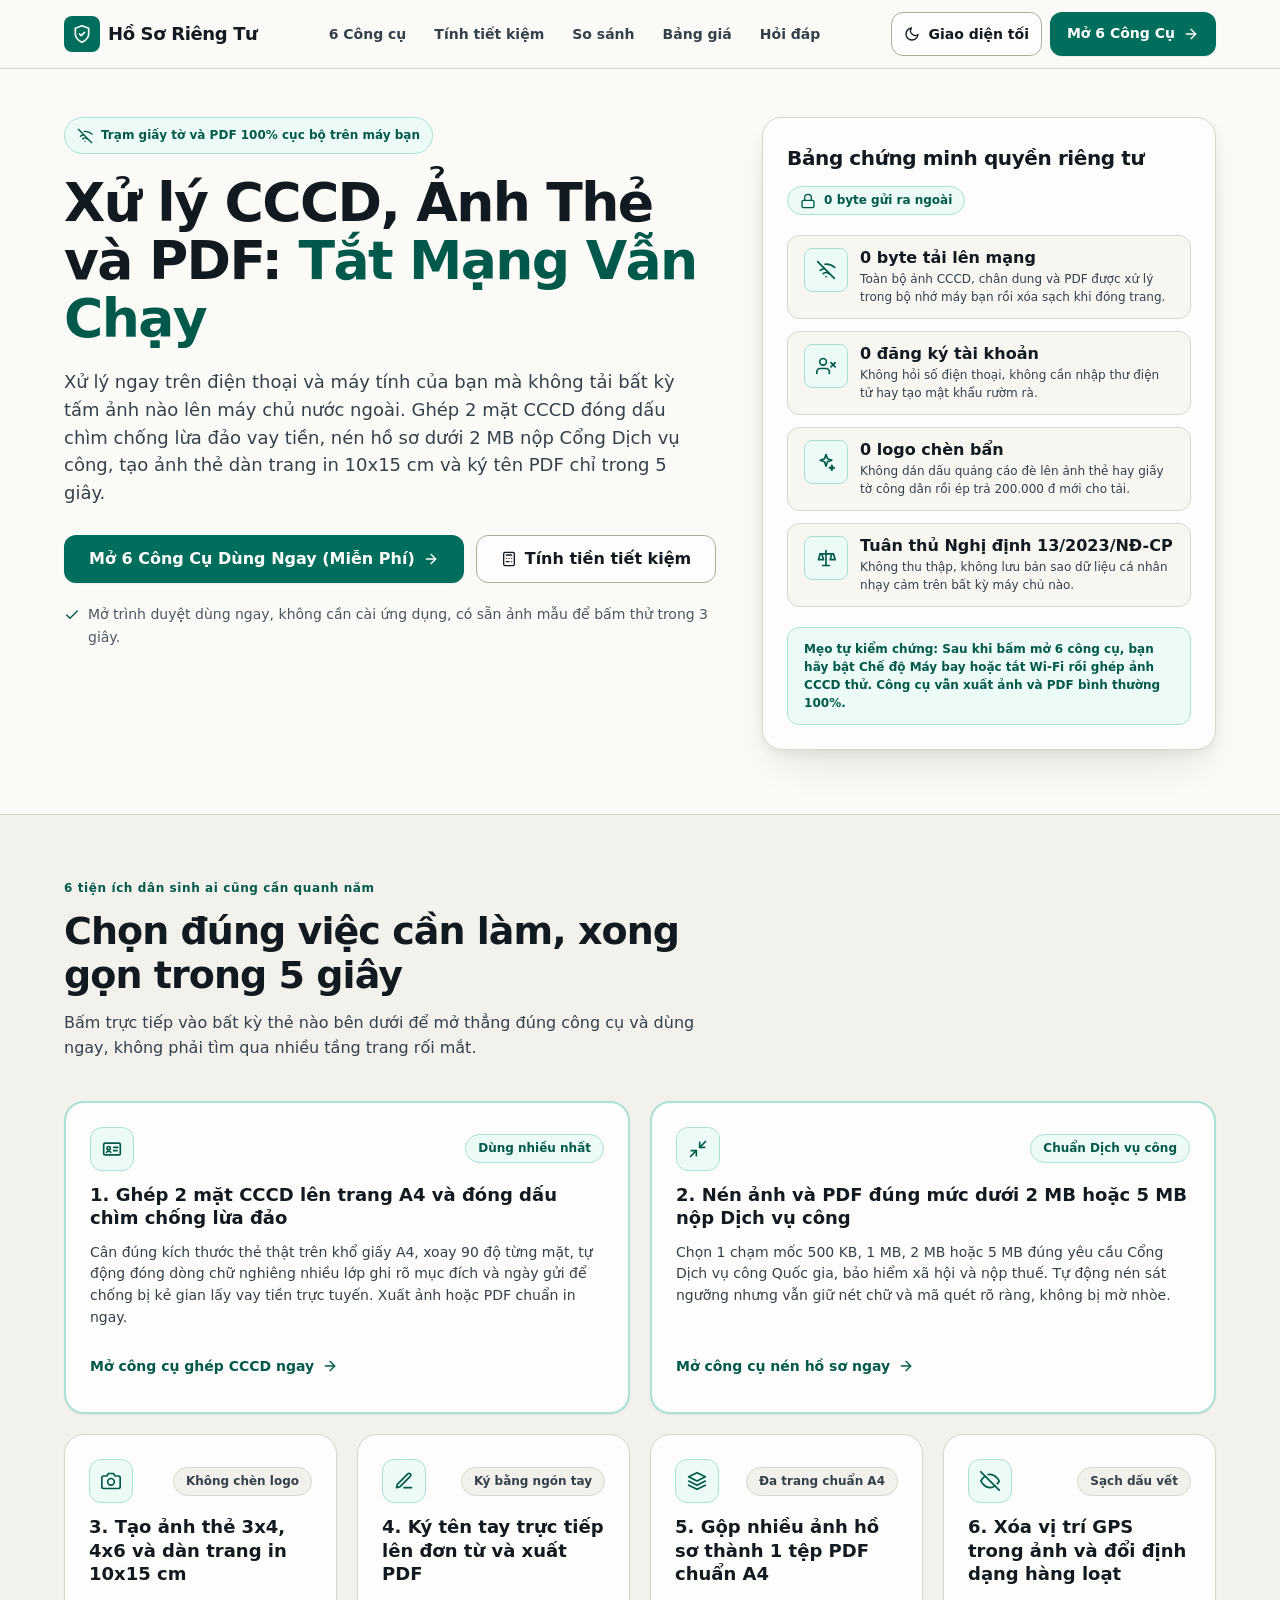
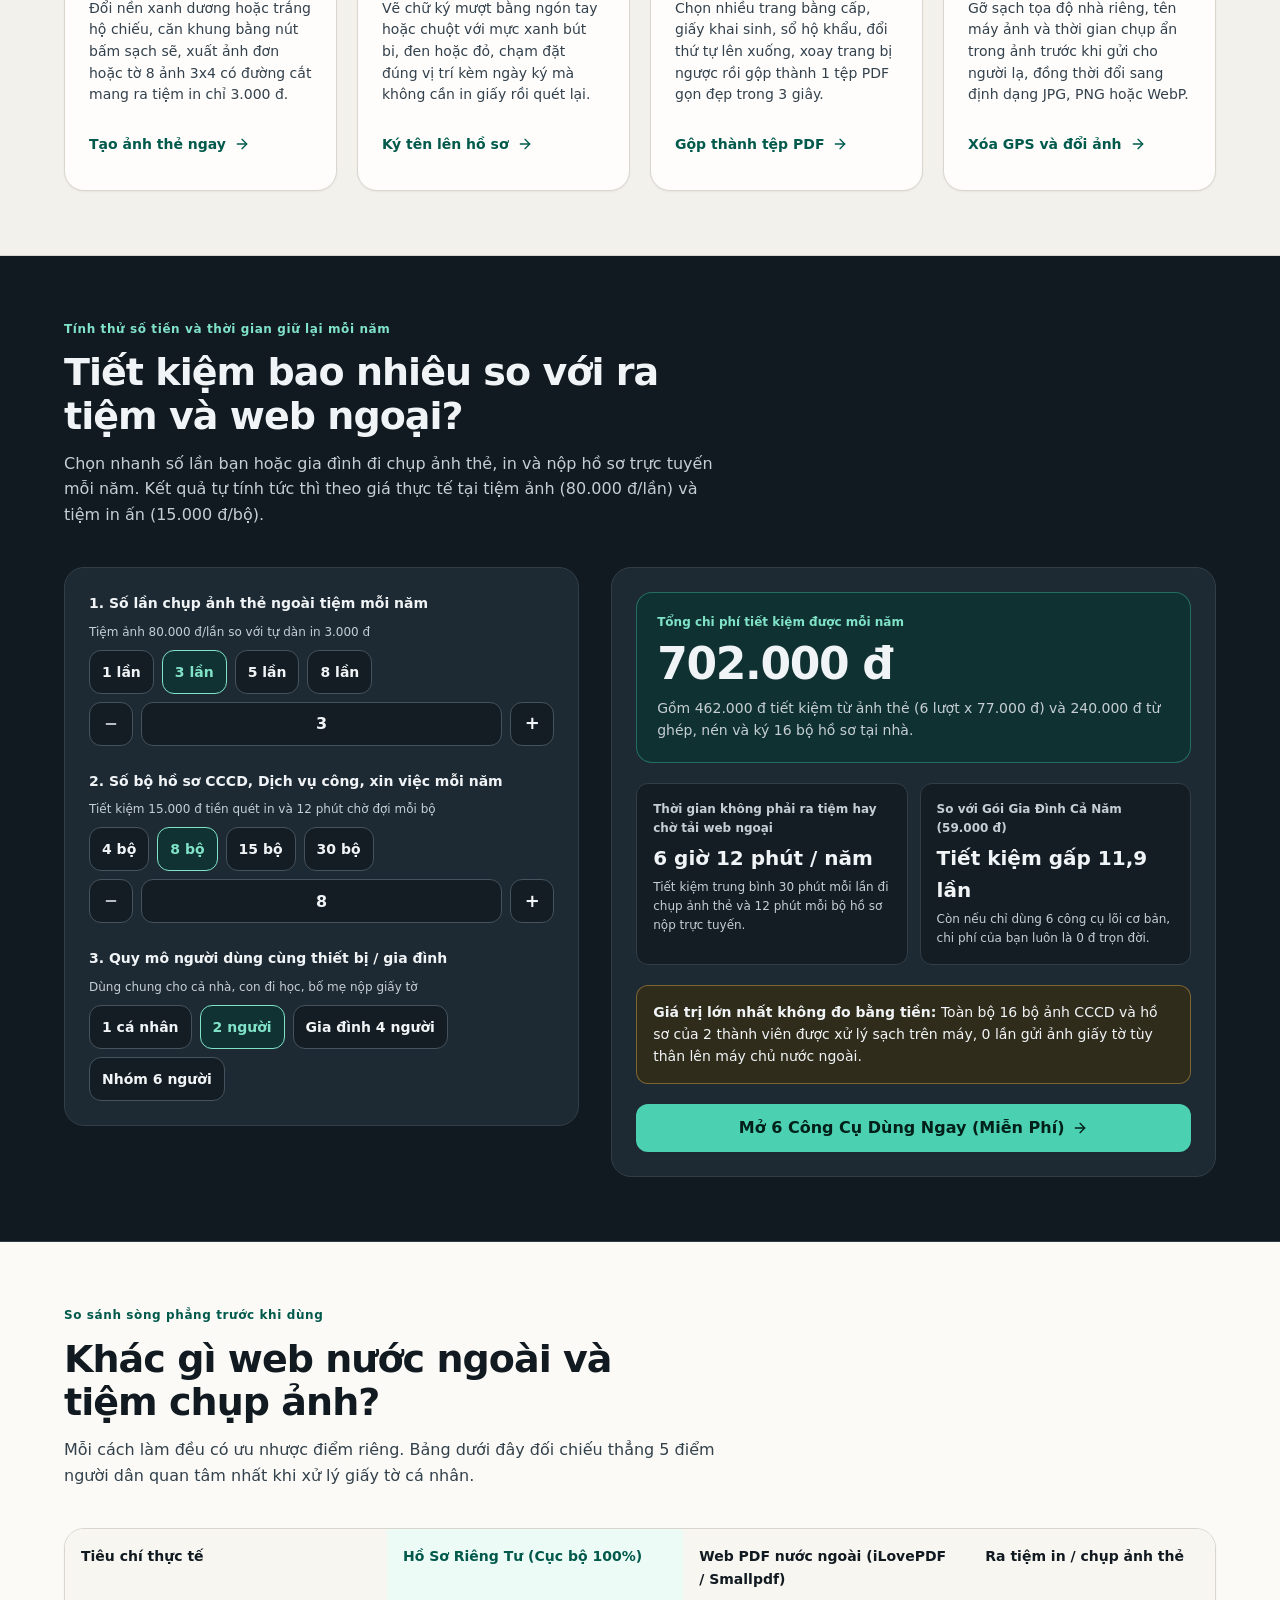
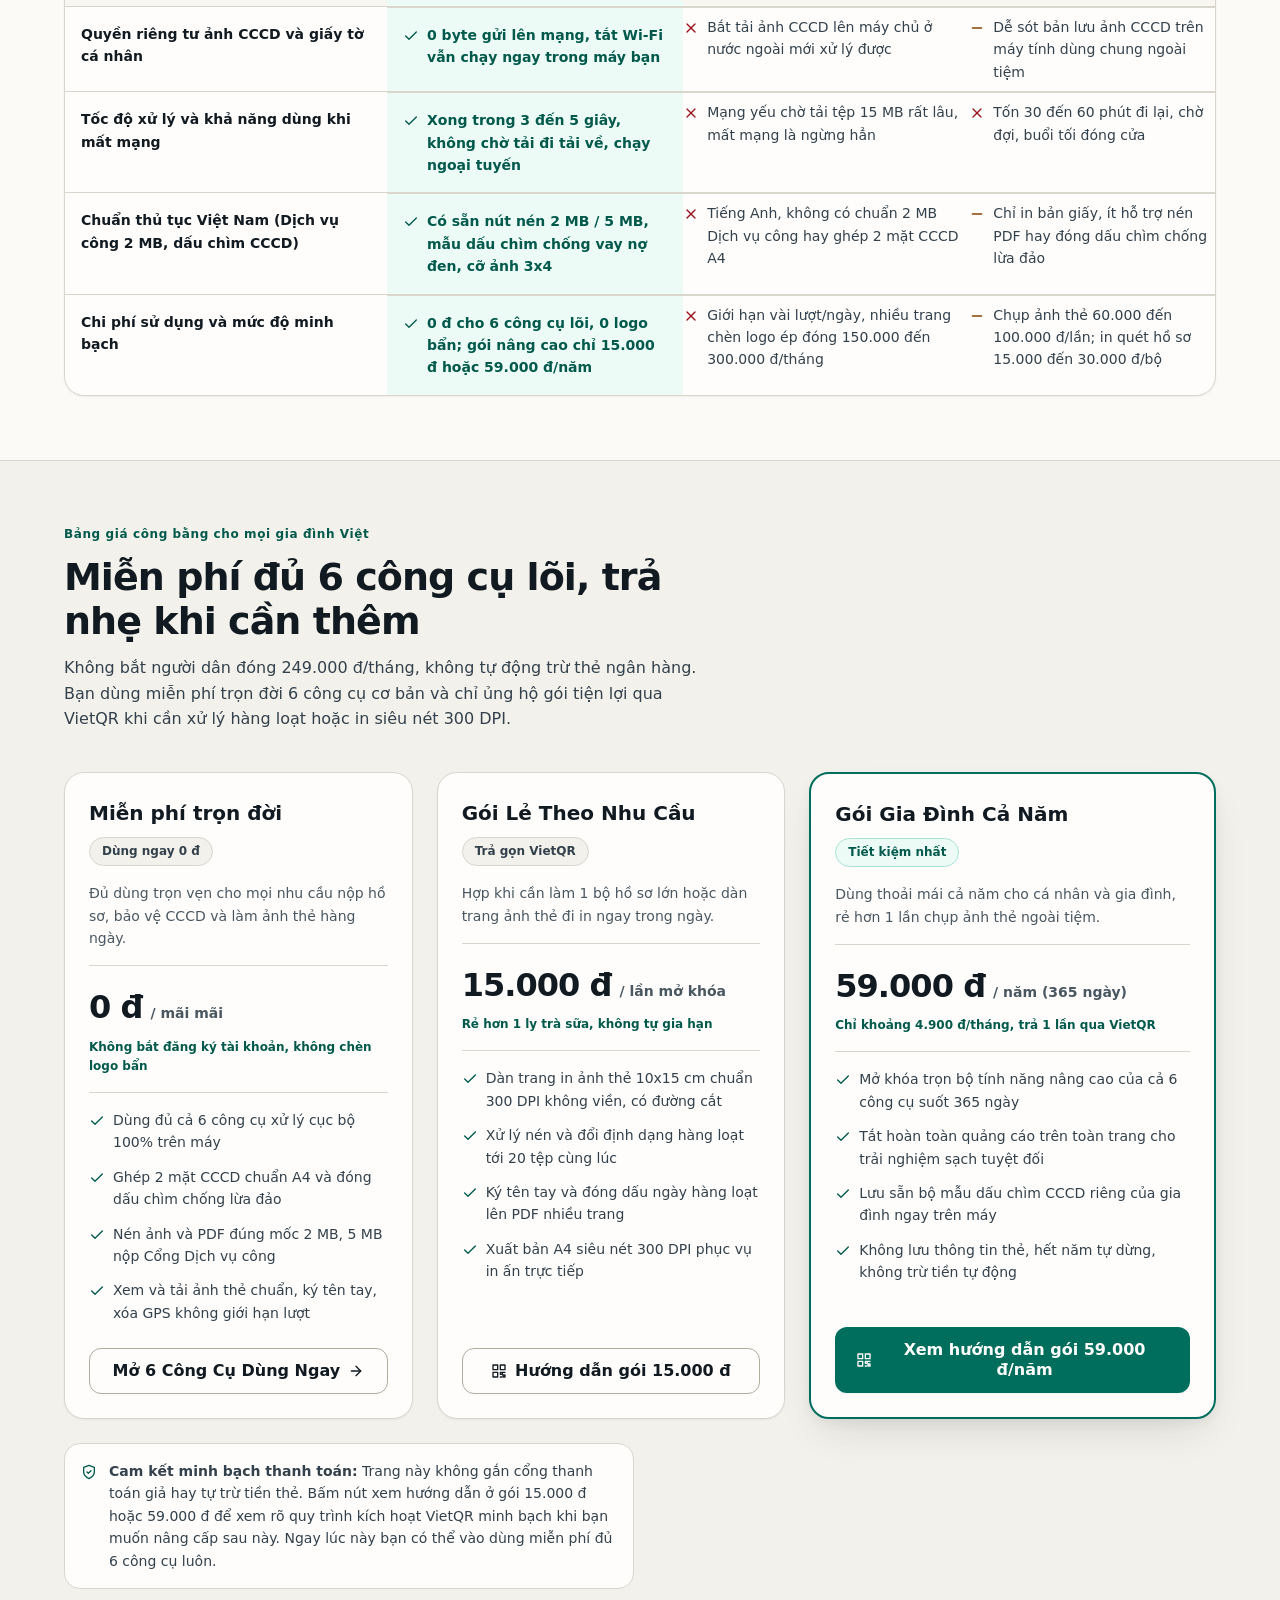
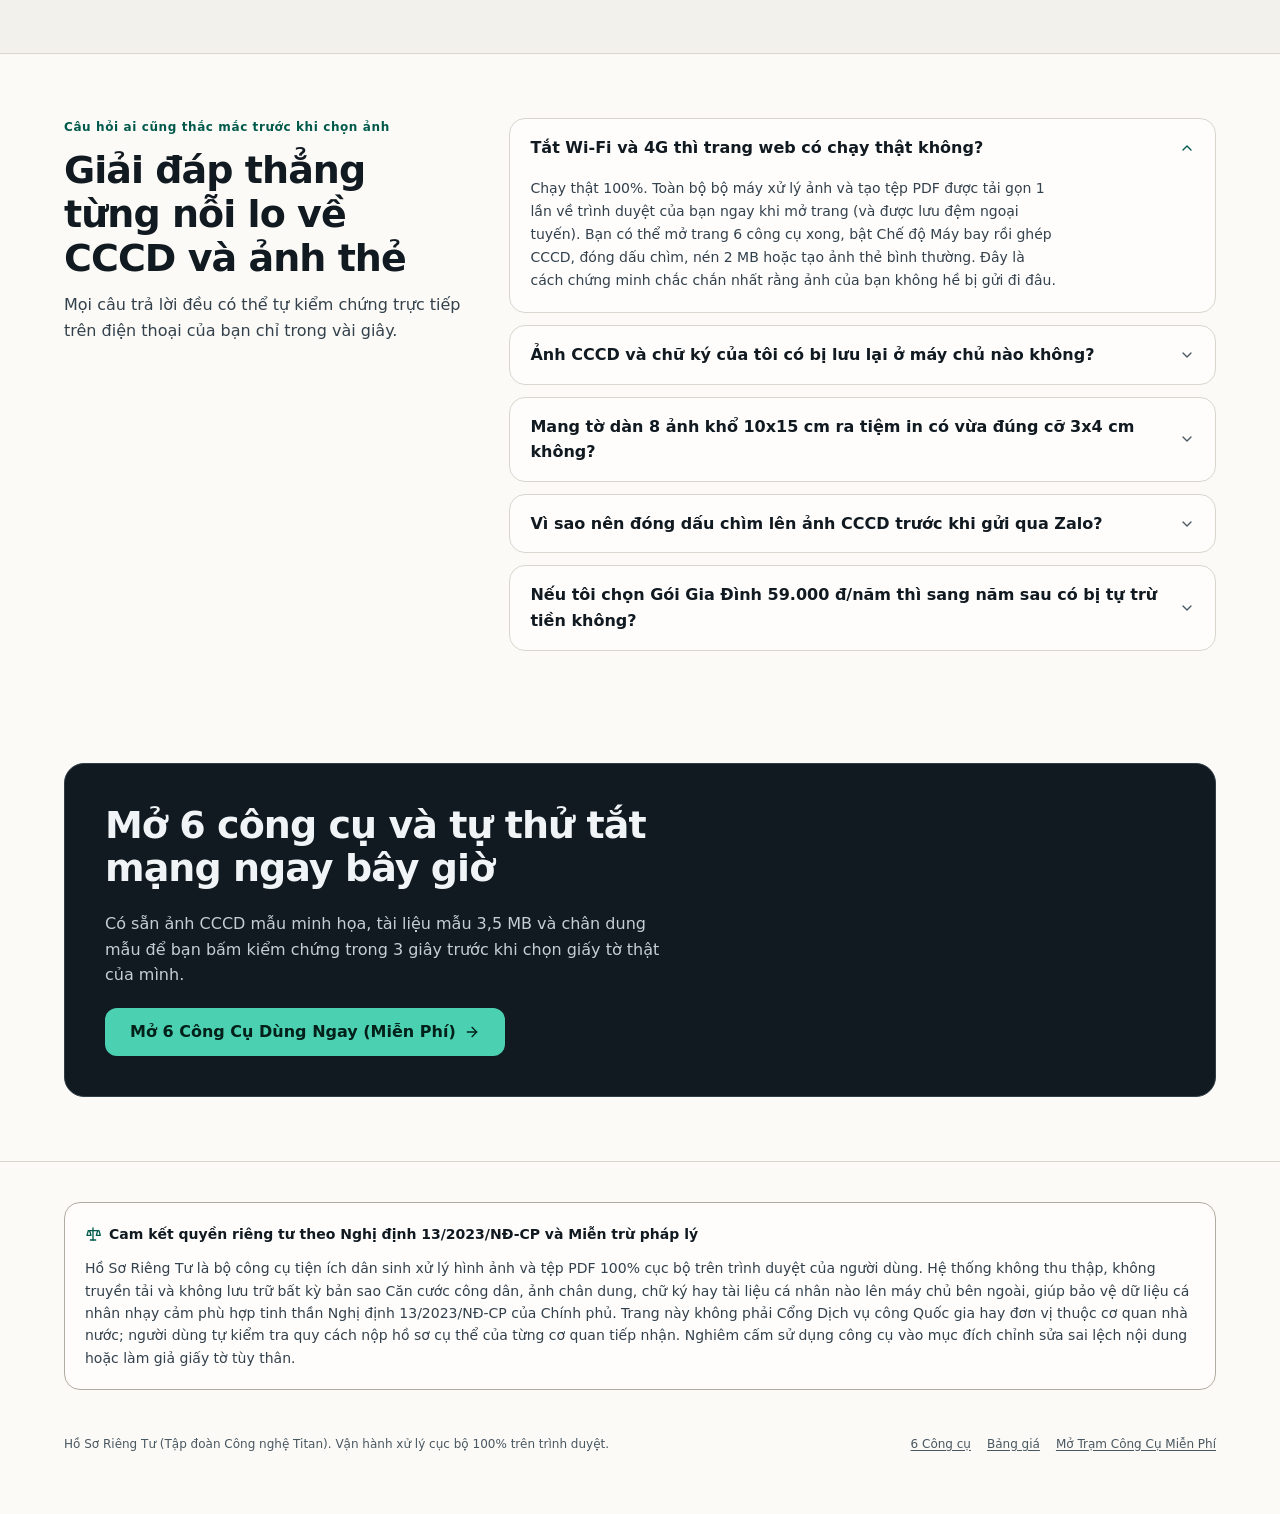
<file: corporate_hq/projects/tram-ho-so-rieng-tu/go-to-market/landing/index.html>
<!DOCTYPE html>
<html lang="vi" data-theme="light">
<head>
  <meta charset="utf-8">
  <meta name="viewport" content="width=device-width, initial-scale=1">
  <title>Hồ Sơ Riêng Tư: Xử lý CCCD, Ảnh Thẻ và PDF 100% Trên Máy Bạn</title>
  <link rel="icon" type="image/svg+xml" href="data:image/svg+xml,%3Csvg xmlns='http://www.w3.org/2000/svg' viewBox='0 0 32 32'%3E%3Crect width='32' height='32' rx='8' fill='%230d6e66'/%3E%3Cpath d='M16 5l9 3.5v7.5c0 5.5-3.8 9.7-9 11.5-5.2-1.8-9-6-9-11.5V8.5L16 5z' fill='none' stroke='%23fcfbf8' stroke-width='2.2' stroke-linejoin='round'/%3E%3Cpath d='M12.5 16l2.5 2.5 5-5' fill='none' stroke='%23fcfbf8' stroke-width='2.2' stroke-linecap='round' stroke-linejoin='round'/%3E%3C/svg%3E">
  <meta name="description" content="Trạm 6 công cụ xử lý CCCD đóng dấu chìm chống lừa đảo, nén ảnh và PDF dưới 2MB nộp Dịch vụ công, tạo ảnh thẻ 3x4 dàn trang in, ký tên tay và xóa GPS 100% cục bộ trên trình duyệt. Tắt mạng vẫn chạy.">
  <link rel="stylesheet" href="theme.css">
  <link rel="stylesheet" href="styles.css">
</head>
<body>
  <!-- Inline Lucide-style SVG icon sprite (0 emoji) -->
  <svg aria-hidden="true" focusable="false" class="sr-only">
    <defs>
      <symbol id="i-shield" viewBox="0 0 24 24">
        <path d="M12 22s8-4 8-10V5l-8-3-8 3v7c0 6 8 10 8 10z"></path>
        <path d="M9 12l2 2 4-4"></path>
      </symbol>
      <symbol id="i-arrow-right" viewBox="0 0 24 24">
        <path d="M5 12h14"></path>
        <path d="M12 5l7 7-7 7"></path>
      </symbol>
      <symbol id="i-sun" viewBox="0 0 24 24">
        <circle cx="12" cy="12" r="4"></circle>
        <path d="M12 2v2"></path>
        <path d="M12 20v2"></path>
        <path d="M4.93 4.93l1.41 1.41"></path>
        <path d="M17.66 17.66l1.41 1.41"></path>
        <path d="M2 12h2"></path>
        <path d="M20 12h2"></path>
        <path d="M6.34 17.66l-1.41 1.41"></path>
        <path d="M19.07 4.93l-1.41 1.41"></path>
      </symbol>
      <symbol id="i-moon" viewBox="0 0 24 24">
        <path d="M21 12.79A9 9 0 1 1 11.21 3 7 7 0 0 0 21 12.79z"></path>
      </symbol>
      <symbol id="i-wifi-off" viewBox="0 0 24 24">
        <line x1="2" y1="2" x2="22" y2="22"></line>
        <path d="M8.5 16.5a5 5 0 0 1 7 0"></path>
        <path d="M5 12.55a10.94 10.94 0 0 1 5.17-2.39"></path>
        <path d="M10.71 5.05A16 16 0 0 1 22.58 9"></path>
        <line x1="12" y1="20" x2="12.01" y2="20"></line>
      </symbol>
      <symbol id="i-lock" viewBox="0 0 24 24">
        <rect x="3" y="11" width="18" height="11" rx="2" ry="2"></rect>
        <path d="M7 11V7a5 5 0 0 1 10 0v4"></path>
      </symbol>
      <symbol id="i-user-x" viewBox="0 0 24 24">
        <path d="M16 21v-2a4 4 0 0 0-4-4H5a4 4 0 0 0-4 4v2"></path>
        <circle cx="8.5" cy="7" r="4"></circle>
        <line x1="18" y1="8" x2="23" y2="13"></line>
        <line x1="23" y1="8" x2="18" y2="13"></line>
      </symbol>
      <symbol id="i-sparkles" viewBox="0 0 24 24">
        <path d="M12 3l1.8 5.2L19 10l-5.2 1.8L12 17l-1.8-5.2L5 10l5.2-1.8L12 3z"></path>
        <path d="M19 16l.8 2.2L22 19l-2.2.8L19 22l-.8-2.2L16 19l2.2-.8L19 16z"></path>
      </symbol>
      <symbol id="i-scale" viewBox="0 0 24 24">
        <path d="M12 3v18"></path>
        <path d="M5 7h14"></path>
        <path d="M5 7l-2 7h6l-2-7z"></path>
        <path d="M19 7l-2 7h6l-2-7z"></path>
        <path d="M8 21h8"></path>
      </symbol>
      <symbol id="i-id-card" viewBox="0 0 24 24">
        <rect x="2" y="5" width="20" height="14" rx="2"></rect>
        <circle cx="8" cy="11" r="2"></circle>
        <path d="M5.5 16a3 3 0 0 1 5 0"></path>
        <line x1="14" y1="10" x2="19" y2="10"></line>
        <line x1="14" y1="14" x2="18" y2="14"></line>
      </symbol>
      <symbol id="i-minimize" viewBox="0 0 24 24">
        <polyline points="4 14 10 14 10 20"></polyline>
        <polyline points="20 10 14 10 14 4"></polyline>
        <line x1="14" y1="10" x2="21" y2="3"></line>
        <line x1="3" y1="21" x2="10" y2="14"></line>
      </symbol>
      <symbol id="i-camera" viewBox="0 0 24 24">
        <path d="M23 19a2 2 0 0 1-2 2H3a2 2 0 0 1-2-2V8a2 2 0 0 1 2-2h4l2-3h6l2 3h4a2 2 0 0 1 2 2z"></path>
        <circle cx="12" cy="13" r="4"></circle>
      </symbol>
      <symbol id="i-pen" viewBox="0 0 24 24">
        <path d="M12 20h9"></path>
        <path d="M16.5 3.5a2.12 2.12 0 0 1 3 3L7 19l-4 1 1-4L16.5 3.5z"></path>
      </symbol>
      <symbol id="i-layers" viewBox="0 0 24 24">
        <polygon points="12 2 2 7 12 12 22 7 12 2"></polygon>
        <polyline points="2 17 12 22 22 17"></polyline>
        <polyline points="2 12 12 17 22 12"></polyline>
      </symbol>
      <symbol id="i-eye-off" viewBox="0 0 24 24">
        <path d="M17.94 17.94A10.07 10.07 0 0 1 12 20c-7 0-11-8-11-8a18.45 18.45 0 0 1 5.06-5.94"></path>
        <path d="M9.9 4.24A9.12 9.12 0 0 1 12 4c7 0 11 8 11 8a18.5 18.5 0 0 1-2.16 3.19"></path>
        <line x1="1" y1="1" x2="23" y2="23"></line>
      </symbol>
      <symbol id="i-check" viewBox="0 0 24 24">
        <polyline points="20 6 9 17 4 12"></polyline>
      </symbol>
      <symbol id="i-x" viewBox="0 0 24 24">
        <line x1="18" y1="6" x2="6" y2="18"></line>
        <line x1="6" y1="6" x2="18" y2="18"></line>
      </symbol>
      <symbol id="i-minus" viewBox="0 0 24 24">
        <line x1="5" y1="12" x2="19" y2="12"></line>
      </symbol>
      <symbol id="i-chevron" viewBox="0 0 24 24">
        <polyline points="6 9 12 15 18 9"></polyline>
      </symbol>
      <symbol id="i-calculator" viewBox="0 0 24 24">
        <rect x="4" y="2" width="16" height="20" rx="2"></rect>
        <line x1="8" y1="6" x2="16" y2="6"></line>
        <line x1="8" y1="11" x2="8.01" y2="11"></line>
        <line x1="12" y1="11" x2="12.01" y2="11"></line>
        <line x1="16" y1="11" x2="16.01" y2="11"></line>
        <line x1="8" y1="16" x2="12" y2="16"></line>
        <line x1="16" y1="16" x2="16.01" y2="16"></line>
      </symbol>
      <symbol id="i-qr" viewBox="0 0 24 24">
        <rect x="3" y="3" width="7" height="7"></rect>
        <rect x="14" y="3" width="7" height="7"></rect>
        <rect x="3" y="14" width="7" height="7"></rect>
        <path d="M14 14h3v3h-3z"></path>
        <path d="M18 18h3v3h-3z"></path>
        <path d="M18 14h3"></path>
        <path d="M14 21h2"></path>
      </symbol>
    </defs>
  </svg>

  <a class="skip-link" href="#main-content">Chuyển thẳng tới nội dung chính</a>

  <!-- Sticky Header -->
  <header class="site-header">
    <div class="container header-inner">
      <a class="brand-link" href="#top" aria-label="Hồ Sơ Riêng Tư trang chủ">
        <span class="brand-mark" aria-hidden="true">
          <svg class="icon" aria-hidden="true"><use href="#i-shield"></use></svg>
        </span>
        <span>Hồ Sơ Riêng Tư</span>
      </a>

      <nav class="site-nav" aria-label="Điều hướng chính">
        <a class="nav-link" href="#cong-cu">6 Công cụ</a>
        <a class="nav-link" href="#tiet-kiem">Tính tiết kiệm</a>
        <a class="nav-link" href="#so-sanh">So sánh</a>
        <a class="nav-link" href="#bang-gia">Bảng giá</a>
        <a class="nav-link" href="#hoi-dap">Hỏi đáp</a>
      </nav>

      <div class="header-actions">
        <button type="button" class="theme-toggle" id="theme-toggle" aria-pressed="false" aria-label="Đổi giao diện Sáng hoặc Tối">
          <svg class="icon icon-sm" id="theme-icon" aria-hidden="true"><use href="#i-moon"></use></svg>
          <span class="theme-label" id="theme-text">Giao diện tối</span>
        </button>
        <a class="btn btn-primary btn-sm header-cta" href="../../app/index.html">
          <span>Mở 6 Công Cụ</span>
          <svg class="icon icon-sm" aria-hidden="true"><use href="#i-arrow-right"></use></svg>
        </a>
      </div>
    </div>
  </header>

  <main id="main-content">
    <!-- Section 1: Asymmetric 8/4 Hero + Visual Privacy Proof Board -->
    <section class="hero-section" id="top">
      <div class="container hero-grid">
        <div class="hero-copy">
          <span class="eyebrow-badge">
            <svg class="icon icon-sm" aria-hidden="true"><use href="#i-wifi-off"></use></svg>
            <span>Trạm giấy tờ và PDF 100% cục bộ trên máy bạn</span>
          </span>

          <h1 class="hero-title">
            Xử lý CCCD, Ảnh Thẻ và PDF: <span class="hero-title-accent">Tắt Mạng Vẫn Chạy</span>
          </h1>

          <p class="hero-lead">
            Xử lý ngay trên điện thoại và máy tính của bạn mà không tải bất kỳ tấm ảnh nào lên máy chủ nước ngoài. Ghép 2 mặt CCCD đóng dấu chìm chống lừa đảo vay tiền, nén hồ sơ dưới 2 MB nộp Cổng Dịch vụ công, tạo ảnh thẻ dàn trang in 10x15 cm và ký tên PDF chỉ trong 5 giây.
          </p>

          <div class="hero-cta-group">
            <a class="btn btn-primary btn-lg" id="hero-primary-cta" href="../../app/index.html">
              <span>Mở 6 Công Cụ Dùng Ngay (Miễn Phí)</span>
              <svg class="icon icon-sm" aria-hidden="true"><use href="#i-arrow-right"></use></svg>
            </a>
            <a class="btn btn-secondary btn-lg" href="#tiet-kiem">
              <svg class="icon icon-sm" aria-hidden="true"><use href="#i-calculator"></use></svg>
              <span>Tính tiền tiết kiệm</span>
            </a>
          </div>

          <p class="hero-note">
            <svg class="icon icon-sm" aria-hidden="true"><use href="#i-check"></use></svg>
            <span>Mở trình duyệt dùng ngay, không cần cài ứng dụng, có sẵn ảnh mẫu để bấm thử trong 3 giây.</span>
          </p>
        </div>

        <!-- Right 4-Col Visual Privacy Proof Board -->
        <aside class="privacy-board" aria-labelledby="privacy-board-heading">
          <div class="privacy-board-head">
            <h2 class="privacy-board-title" id="privacy-board-heading">Bảng chứng minh quyền riêng tư</h2>
            <span class="live-net-pill" id="live-net-status" aria-live="polite">
              <svg class="icon icon-sm" aria-hidden="true"><use href="#i-lock"></use></svg>
              <span id="live-net-text">0 byte gửi ra ngoài</span>
            </span>
          </div>

          <ul class="privacy-proof-grid">
            <li class="proof-item">
              <span class="proof-icon" aria-hidden="true">
                <svg class="icon" aria-hidden="true"><use href="#i-wifi-off"></use></svg>
              </span>
              <div class="proof-body">
                <span class="proof-metric tabular">0 byte tải lên mạng</span>
                <span class="proof-desc">Toàn bộ ảnh CCCD, chân dung và PDF được xử lý trong bộ nhớ máy bạn rồi xóa sạch khi đóng trang.</span>
              </div>
            </li>

            <li class="proof-item">
              <span class="proof-icon" aria-hidden="true">
                <svg class="icon" aria-hidden="true"><use href="#i-user-x"></use></svg>
              </span>
              <div class="proof-body">
                <span class="proof-metric tabular">0 đăng ký tài khoản</span>
                <span class="proof-desc">Không hỏi số điện thoại, không cần nhập thư điện tử hay tạo mật khẩu rườm rà.</span>
              </div>
            </li>

            <li class="proof-item">
              <span class="proof-icon" aria-hidden="true">
                <svg class="icon" aria-hidden="true"><use href="#i-sparkles"></use></svg>
              </span>
              <div class="proof-body">
                <span class="proof-metric tabular">0 logo chèn bẩn</span>
                <span class="proof-desc">Không dán dấu quảng cáo đè lên ảnh thẻ hay giấy tờ công dân rồi ép trả 200.000 đ mới cho tải.</span>
              </div>
            </li>

            <li class="proof-item">
              <span class="proof-icon" aria-hidden="true">
                <svg class="icon" aria-hidden="true"><use href="#i-scale"></use></svg>
              </span>
              <div class="proof-body">
                <span class="proof-metric">Tuân thủ Nghị định 13/2023/NĐ-CP</span>
                <span class="proof-desc">Không thu thập, không lưu bản sao dữ liệu cá nhân nhạy cảm trên bất kỳ máy chủ nào.</span>
              </div>
            </li>
          </ul>

          <div class="privacy-tip">
            Mẹo tự kiểm chứng: Sau khi bấm mở 6 công cụ, bạn hãy bật Chế độ Máy bay hoặc tắt Wi-Fi rồi ghép ảnh CCCD thử. Công cụ vẫn xuất ảnh và PDF bình thường 100%.
          </div>
        </aside>
      </div>
    </section>

    <!-- Section 2: 6 Essential Civic Tools Bento Grid -->
    <section class="tools-section" id="cong-cu">
      <div class="container">
        <div class="section-header">
          <span class="section-kicker">6 tiện ích dân sinh ai cũng cần quanh năm</span>
          <h2 class="section-title">Chọn đúng việc cần làm, xong gọn trong 5 giây</h2>
          <p class="section-desc">
            Bấm trực tiếp vào bất kỳ thẻ nào bên dưới để mở thẳng đúng công cụ và dùng ngay, không phải tìm qua nhiều tầng trang rối mắt.
          </p>
        </div>

        <div class="tools-bento">
          <!-- Tool 1 (Lead Featured) -->
          <a class="tool-card tool-card-lead" href="../../app/index.html#cccd">
            <div class="tool-card-top">
              <div class="tool-meta-row">
                <span class="tool-icon-box" aria-hidden="true">
                  <svg class="icon" aria-hidden="true"><use href="#i-id-card"></use></svg>
                </span>
                <span class="tool-tag">Dùng nhiều nhất</span>
              </div>
              <h3 class="tool-title">1. Ghép 2 mặt CCCD lên trang A4 và đóng dấu chìm chống lừa đảo</h3>
              <p class="tool-desc">
                Cân đúng kích thước thẻ thật trên khổ giấy A4, xoay 90 độ từng mặt, tự động đóng dòng chữ nghiêng nhiều lớp ghi rõ mục đích và ngày gửi để chống bị kẻ gian lấy vay tiền trực tuyến. Xuất ảnh hoặc PDF chuẩn in ngay.
              </p>
            </div>
            <span class="tool-link-row">
              <span>Mở công cụ ghép CCCD ngay</span>
              <svg class="icon icon-sm" aria-hidden="true"><use href="#i-arrow-right"></use></svg>
            </span>
          </a>

          <!-- Tool 2 (Lead Featured) -->
          <a class="tool-card tool-card-lead" href="../../app/index.html#compress">
            <div class="tool-card-top">
              <div class="tool-meta-row">
                <span class="tool-icon-box" aria-hidden="true">
                  <svg class="icon" aria-hidden="true"><use href="#i-minimize"></use></svg>
                </span>
                <span class="tool-tag">Chuẩn Dịch vụ công</span>
              </div>
              <h3 class="tool-title">2. Nén ảnh và PDF đúng mức dưới 2 MB hoặc 5 MB nộp Dịch vụ công</h3>
              <p class="tool-desc">
                Chọn 1 chạm mốc 500 KB, 1 MB, 2 MB hoặc 5 MB đúng yêu cầu Cổng Dịch vụ công Quốc gia, bảo hiểm xã hội và nộp thuế. Tự động nén sát ngưỡng nhưng vẫn giữ nét chữ và mã quét rõ ràng, không bị mờ nhòe.
              </p>
            </div>
            <span class="tool-link-row">
              <span>Mở công cụ nén hồ sơ ngay</span>
              <svg class="icon icon-sm" aria-hidden="true"><use href="#i-arrow-right"></use></svg>
            </span>
          </a>

          <!-- Tool 3 -->
          <a class="tool-card" href="../../app/index.html#idphoto">
            <div class="tool-card-top">
              <div class="tool-meta-row">
                <span class="tool-icon-box" aria-hidden="true">
                  <svg class="icon" aria-hidden="true"><use href="#i-camera"></use></svg>
                </span>
                <span class="tool-tag">Không chèn logo</span>
              </div>
              <h3 class="tool-title">3. Tạo ảnh thẻ 3x4, 4x6 và dàn trang in 10x15 cm</h3>
              <p class="tool-desc">
                Đổi nền xanh dương hoặc trắng hộ chiếu, căn khung bằng nút bấm sạch sẽ, xuất ảnh đơn hoặc tờ 8 ảnh 3x4 có đường cắt mang ra tiệm in chỉ 3.000 đ.
              </p>
            </div>
            <span class="tool-link-row">
              <span>Tạo ảnh thẻ ngay</span>
              <svg class="icon icon-sm" aria-hidden="true"><use href="#i-arrow-right"></use></svg>
            </span>
          </a>

          <!-- Tool 4 -->
          <a class="tool-card" href="../../app/index.html#sign">
            <div class="tool-card-top">
              <div class="tool-meta-row">
                <span class="tool-icon-box" aria-hidden="true">
                  <svg class="icon" aria-hidden="true"><use href="#i-pen"></use></svg>
                </span>
                <span class="tool-tag">Ký bằng ngón tay</span>
              </div>
              <h3 class="tool-title">4. Ký tên tay trực tiếp lên đơn từ và xuất PDF</h3>
              <p class="tool-desc">
                Vẽ chữ ký mượt bằng ngón tay hoặc chuột với mực xanh bút bi, đen hoặc đỏ, chạm đặt đúng vị trí kèm ngày ký mà không cần in giấy rồi quét lại.
              </p>
            </div>
            <span class="tool-link-row">
              <span>Ký tên lên hồ sơ</span>
              <svg class="icon icon-sm" aria-hidden="true"><use href="#i-arrow-right"></use></svg>
            </span>
          </a>

          <!-- Tool 5 -->
          <a class="tool-card" href="../../app/index.html#merge">
            <div class="tool-card-top">
              <div class="tool-meta-row">
                <span class="tool-icon-box" aria-hidden="true">
                  <svg class="icon" aria-hidden="true"><use href="#i-layers"></use></svg>
                </span>
                <span class="tool-tag">Đa trang chuẩn A4</span>
              </div>
              <h3 class="tool-title">5. Gộp nhiều ảnh hồ sơ thành 1 tệp PDF chuẩn A4</h3>
              <p class="tool-desc">
                Chọn nhiều trang bằng cấp, giấy khai sinh, sổ hộ khẩu, đổi thứ tự lên xuống, xoay trang bị ngược rồi gộp thành 1 tệp PDF gọn đẹp trong 3 giây.
              </p>
            </div>
            <span class="tool-link-row">
              <span>Gộp thành tệp PDF</span>
              <svg class="icon icon-sm" aria-hidden="true"><use href="#i-arrow-right"></use></svg>
            </span>
          </a>

          <!-- Tool 6 -->
          <a class="tool-card" href="../../app/index.html#exif">
            <div class="tool-card-top">
              <div class="tool-meta-row">
                <span class="tool-icon-box" aria-hidden="true">
                  <svg class="icon" aria-hidden="true"><use href="#i-eye-off"></use></svg>
                </span>
                <span class="tool-tag">Sạch dấu vết</span>
              </div>
              <h3 class="tool-title">6. Xóa vị trí GPS trong ảnh và đổi định dạng hàng loạt</h3>
              <p class="tool-desc">
                Gỡ sạch tọa độ nhà riêng, tên máy ảnh và thời gian chụp ẩn trong ảnh trước khi gửi cho người lạ, đồng thời đổi sang định dạng JPG, PNG hoặc WebP.
              </p>
            </div>
            <span class="tool-link-row">
              <span>Xóa GPS và đổi ảnh</span>
              <svg class="icon icon-sm" aria-hidden="true"><use href="#i-arrow-right"></use></svg>
            </span>
          </a>
        </div>
      </div>
    </section>

    <!-- Section 3: Inverted Band - Interactive Cost & Time Savings Calculator (0 range slider!) -->
    <section class="savings-section" id="tiet-kiem">
      <div class="container">
        <div class="section-header">
          <span class="section-kicker">Tính thử số tiền và thời gian giữ lại mỗi năm</span>
          <h2 class="section-title">Tiết kiệm bao nhiêu so với ra tiệm và web ngoại?</h2>
          <p class="section-desc">
            Chọn nhanh số lần bạn hoặc gia đình đi chụp ảnh thẻ, in và nộp hồ sơ trực tuyến mỗi năm. Kết quả tự tính tức thì theo giá thực tế tại tiệm ảnh (80.000 đ/lần) và tiệm in ấn (15.000 đ/bộ).
          </p>
        </div>

        <div class="savings-grid">
          <!-- Controls (Chips + Steppers + Numeric Inputs; ZERO range slider, ZERO native select) -->
          <div class="savings-controls">
            <div class="calc-field">
              <div class="calc-label-row">
                <label class="calc-label" for="input-photo-trips">1. Số lần chụp ảnh thẻ ngoài tiệm mỗi năm</label>
                <span class="calc-hint tabular">Tiệm ảnh 80.000 đ/lần so với tự dàn in 3.000 đ</span>
              </div>
              <div class="chip-group" role="group" aria-label="Chọn nhanh số lần chụp ảnh thẻ mỗi năm">
                <button type="button" class="chip-btn tabular" data-target="photoTrips" data-val="1" aria-pressed="false">1 lần</button>
                <button type="button" class="chip-btn tabular" data-target="photoTrips" data-val="3" aria-pressed="true">3 lần</button>
                <button type="button" class="chip-btn tabular" data-target="photoTrips" data-val="5" aria-pressed="false">5 lần</button>
                <button type="button" class="chip-btn tabular" data-target="photoTrips" data-val="8" aria-pressed="false">8 lần</button>
              </div>
              <div class="stepper-row">
                <button type="button" class="step-btn" data-step-target="photoTrips" data-delta="-1" aria-label="Giảm số lần chụp ảnh thẻ">
                  <svg class="icon icon-sm" aria-hidden="true"><use href="#i-minus"></use></svg>
                </button>
                <input type="text" inputmode="numeric" class="num-input tabular" id="input-photo-trips" value="3" aria-describedby="err-photo-trips" autocomplete="off">
                <button type="button" class="step-btn" data-step-target="photoTrips" data-delta="1" aria-label="Tăng số lần chụp ảnh thẻ">+</button>
              </div>
              <p class="calc-error" id="err-photo-trips" role="alert" hidden></p>
            </div>

            <div class="calc-field">
              <div class="calc-label-row">
                <label class="calc-label" for="input-doc-sets">2. Số bộ hồ sơ CCCD, Dịch vụ công, xin việc mỗi năm</label>
                <span class="calc-hint tabular">Tiết kiệm 15.000 đ tiền quét in và 12 phút chờ đợi mỗi bộ</span>
              </div>
              <div class="chip-group" role="group" aria-label="Chọn nhanh số bộ hồ sơ mỗi năm">
                <button type="button" class="chip-btn tabular" data-target="docSets" data-val="4" aria-pressed="false">4 bộ</button>
                <button type="button" class="chip-btn tabular" data-target="docSets" data-val="8" aria-pressed="true">8 bộ</button>
                <button type="button" class="chip-btn tabular" data-target="docSets" data-val="15" aria-pressed="false">15 bộ</button>
                <button type="button" class="chip-btn tabular" data-target="docSets" data-val="30" aria-pressed="false">30 bộ</button>
              </div>
              <div class="stepper-row">
                <button type="button" class="step-btn" data-step-target="docSets" data-delta="-1" aria-label="Giảm số bộ hồ sơ">
                  <svg class="icon icon-sm" aria-hidden="true"><use href="#i-minus"></use></svg>
                </button>
                <input type="text" inputmode="numeric" class="num-input tabular" id="input-doc-sets" value="8" aria-describedby="err-doc-sets" autocomplete="off">
                <button type="button" class="step-btn" data-step-target="docSets" data-delta="1" aria-label="Tăng số bộ hồ sơ">+</button>
              </div>
              <p class="calc-error" id="err-doc-sets" role="alert" hidden></p>
            </div>

            <div class="calc-field">
              <div class="calc-label-row">
                <span class="calc-label" id="family-size-label">3. Quy mô người dùng cùng thiết bị / gia đình</span>
                <span class="calc-hint">Dùng chung cho cả nhà, con đi học, bố mẹ nộp giấy tờ</span>
              </div>
              <div class="chip-group" role="group" aria-labelledby="family-size-label">
                <button type="button" class="chip-btn tabular" data-target="members" data-val="1" aria-pressed="false">1 cá nhân</button>
                <button type="button" class="chip-btn tabular" data-target="members" data-val="2" aria-pressed="true">2 người</button>
                <button type="button" class="chip-btn tabular" data-target="members" data-val="4" aria-pressed="false">Gia đình 4 người</button>
                <button type="button" class="chip-btn tabular" data-target="members" data-val="6" aria-pressed="false">Nhóm 6 người</button>
              </div>
            </div>
          </div>

          <!-- Live Savings Readout -->
          <div class="savings-output" aria-live="polite" aria-atomic="false">
            <div class="savings-lead-box">
              <span class="savings-lead-label">Tổng chi phí tiết kiệm được mỗi năm</span>
              <span class="savings-lead-value tabular" id="res-money-saved">702.000 đ</span>
              <span class="savings-lead-sub" id="res-money-sub">
                Gồm 462.000 đ tiết kiệm từ ảnh thẻ (6 lượt x 77.000 đ) và 240.000 đ từ ghép, nén và ký 16 bộ hồ sơ tại nhà.
              </span>
            </div>

            <div class="savings-sub-grid">
              <div class="savings-sub-card">
                <span class="savings-sub-label">Thời gian không phải ra tiệm hay chờ tải web ngoại</span>
                <span class="savings-sub-val tabular" id="res-time-saved">6 giờ 12 phút / năm</span>
                <span class="savings-sub-note" id="res-time-sub">Tiết kiệm trung bình 30 phút mỗi lần đi chụp ảnh thẻ và 12 phút mỗi bộ hồ sơ nộp trực tuyến.</span>
              </div>

              <div class="savings-sub-card">
                <span class="savings-sub-label">So với Gói Gia Đình Cả Năm (59.000 đ)</span>
                <span class="savings-sub-val tabular" id="res-roi-ratio">Tiết kiệm gấp 11,9 lần</span>
                <span class="savings-sub-note" id="res-roi-sub">Còn nếu chỉ dùng 6 công cụ lõi cơ bản, chi phí của bạn luôn là 0 đ trọn đời.</span>
              </div>
            </div>

            <div class="savings-breakdown" id="res-privacy-verdict">
              <strong>Giá trị lớn nhất không đo bằng tiền:</strong> Toàn bộ 16 bộ ảnh CCCD và hồ sơ của 2 thành viên được xử lý sạch trên máy, 0 lần gửi ảnh giấy tờ tùy thân lên máy chủ nước ngoài.
            </div>

            <a class="btn btn-primary btn-lg btn-full" href="../../app/index.html">
              <span>Mở 6 Công Cụ Dùng Ngay (Miễn Phí)</span>
              <svg class="icon icon-sm" aria-hidden="true"><use href="#i-arrow-right"></use></svg>
            </a>
          </div>
        </div>
      </div>
    </section>

    <!-- Section 4: Honest Comparison Table -->
    <section class="compare-section" id="so-sanh">
      <div class="container">
        <div class="section-header">
          <span class="section-kicker">So sánh sòng phẳng trước khi dùng</span>
          <h2 class="section-title">Khác gì web nước ngoài và tiệm chụp ảnh?</h2>
          <p class="section-desc">
            Mỗi cách làm đều có ưu nhược điểm riêng. Bảng dưới đây đối chiếu thẳng 5 điểm người dân quan tâm nhất khi xử lý giấy tờ cá nhân.
          </p>
        </div>

        <table class="compare-table">
          <caption class="sr-only">Bảng so sánh Hồ Sơ Riêng Tư với Web PDF nước ngoài và Tiệm chụp ảnh, in ấn</caption>
          <thead>
            <tr>
              <th scope="col">Tiêu chí thực tế</th>
              <th scope="col" class="col-ours-head">Hồ Sơ Riêng Tư (Cục bộ 100%)</th>
              <th scope="col">Web PDF nước ngoài (iLovePDF / Smallpdf)</th>
              <th scope="col">Ra tiệm in / chụp ảnh thẻ</th>
            </tr>
          </thead>
          <tbody>
            <tr>
              <th scope="row">Quyền riêng tư ảnh CCCD và giấy tờ cá nhân</th>
              <td class="col-ours" data-label="Hồ Sơ Riêng Tư">
                <span class="compare-cell-val">
                  <svg class="icon icon-sm cell-ok" aria-hidden="true"><use href="#i-check"></use></svg>
                  <span>0 byte gửi lên mạng, tắt Wi-Fi vẫn chạy ngay trong máy bạn</span>
                </span>
              </td>
              <td data-label="Web nước ngoài">
                <span class="compare-cell-val">
                  <svg class="icon icon-sm cell-no" aria-hidden="true"><use href="#i-x"></use></svg>
                  <span>Bắt tải ảnh CCCD lên máy chủ ở nước ngoài mới xử lý được</span>
                </span>
              </td>
              <td data-label="Ra tiệm in / chụp">
                <span class="compare-cell-val">
                  <svg class="icon icon-sm cell-warn" aria-hidden="true"><use href="#i-minus"></use></svg>
                  <span>Dễ sót bản lưu ảnh CCCD trên máy tính dùng chung ngoài tiệm</span>
                </span>
              </td>
            </tr>

            <tr>
              <th scope="row">Tốc độ xử lý và khả năng dùng khi mất mạng</th>
              <td class="col-ours" data-label="Hồ Sơ Riêng Tư">
                <span class="compare-cell-val">
                  <svg class="icon icon-sm cell-ok" aria-hidden="true"><use href="#i-check"></use></svg>
                  <span>Xong trong 3 đến 5 giây, không chờ tải đi tải về, chạy ngoại tuyến</span>
                </span>
              </td>
              <td data-label="Web nước ngoài">
                <span class="compare-cell-val">
                  <svg class="icon icon-sm cell-no" aria-hidden="true"><use href="#i-x"></use></svg>
                  <span>Mạng yếu chờ tải tệp 15 MB rất lâu, mất mạng là ngừng hẳn</span>
                </span>
              </td>
              <td data-label="Ra tiệm in / chụp">
                <span class="compare-cell-val">
                  <svg class="icon icon-sm cell-no" aria-hidden="true"><use href="#i-x"></use></svg>
                  <span>Tốn 30 đến 60 phút đi lại, chờ đợi, buổi tối đóng cửa</span>
                </span>
              </td>
            </tr>

            <tr>
              <th scope="row">Chuẩn thủ tục Việt Nam (Dịch vụ công 2 MB, dấu chìm CCCD)</th>
              <td class="col-ours" data-label="Hồ Sơ Riêng Tư">
                <span class="compare-cell-val">
                  <svg class="icon icon-sm cell-ok" aria-hidden="true"><use href="#i-check"></use></svg>
                  <span>Có sẵn nút nén 2 MB / 5 MB, mẫu dấu chìm chống vay nợ đen, cỡ ảnh 3x4</span>
                </span>
              </td>
              <td data-label="Web nước ngoài">
                <span class="compare-cell-val">
                  <svg class="icon icon-sm cell-no" aria-hidden="true"><use href="#i-x"></use></svg>
                  <span>Tiếng Anh, không có chuẩn 2 MB Dịch vụ công hay ghép 2 mặt CCCD A4</span>
                </span>
              </td>
              <td data-label="Ra tiệm in / chụp">
                <span class="compare-cell-val">
                  <svg class="icon icon-sm cell-warn" aria-hidden="true"><use href="#i-minus"></use></svg>
                  <span>Chỉ in bản giấy, ít hỗ trợ nén PDF hay đóng dấu chìm chống lừa đảo</span>
                </span>
              </td>
            </tr>

            <tr>
              <th scope="row">Chi phí sử dụng và mức độ minh bạch</th>
              <td class="col-ours" data-label="Hồ Sơ Riêng Tư">
                <span class="compare-cell-val tabular">
                  <svg class="icon icon-sm cell-ok" aria-hidden="true"><use href="#i-check"></use></svg>
                  <span>0 đ cho 6 công cụ lõi, 0 logo bẩn; gói nâng cao chỉ 15.000 đ hoặc 59.000 đ/năm</span>
                </span>
              </td>
              <td data-label="Web nước ngoài">
                <span class="compare-cell-val tabular">
                  <svg class="icon icon-sm cell-no" aria-hidden="true"><use href="#i-x"></use></svg>
                  <span>Giới hạn vài lượt/ngày, nhiều trang chèn logo ép đóng 150.000 đến 300.000 đ/tháng</span>
                </span>
              </td>
              <td data-label="Ra tiệm in / chụp">
                <span class="compare-cell-val tabular">
                  <svg class="icon icon-sm cell-warn" aria-hidden="true"><use href="#i-minus"></use></svg>
                  <span>Chụp ảnh thẻ 60.000 đến 100.000 đ/lần; in quét hồ sơ 15.000 đến 30.000 đ/bộ</span>
                </span>
              </td>
            </tr>
          </tbody>
        </table>
      </div>
    </section>

    <!-- Section 5: Fair 3-Tier Pricing (0d / 15k / 59k - CFO Verified) -->
    <section class="pricing-section" id="bang-gia">
      <div class="container">
        <div class="section-header">
          <span class="section-kicker">Bảng giá công bằng cho mọi gia đình Việt</span>
          <h2 class="section-title">Miễn phí đủ 6 công cụ lõi, trả nhẹ khi cần thêm</h2>
          <p class="section-desc">
            Không bắt người dân đóng 249.000 đ/tháng, không tự động trừ thẻ ngân hàng. Bạn dùng miễn phí trọn đời 6 công cụ cơ bản và chỉ ủng hộ gói tiện lợi qua VietQR khi cần xử lý hàng loạt hoặc in siêu nét 300 DPI.
          </p>
        </div>

        <div class="pricing-grid">
          <!-- Tier 1: Free Forever 0d -->
          <article class="plan-card">
            <div class="plan-body">
              <div class="plan-head">
                <h3 class="plan-name">Miễn phí trọn đời</h3>
                <span class="plan-badge">Dùng ngay 0 đ</span>
              </div>
              <p class="plan-desc">Đủ dùng trọn vẹn cho mọi nhu cầu nộp hồ sơ, bảo vệ CCCD và làm ảnh thẻ hàng ngày.</p>

              <div class="plan-price-wrap">
                <div class="plan-price-row tabular">
                  <span class="plan-price">0 đ</span>
                  <span class="plan-unit">/ mãi mãi</span>
                </div>
                <span class="plan-sub">Không bắt đăng ký tài khoản, không chèn logo bẩn</span>
              </div>

              <ul class="plan-list">
                <li>
                  <svg class="icon icon-sm" aria-hidden="true"><use href="#i-check"></use></svg>
                  <span>Dùng đủ cả 6 công cụ xử lý cục bộ 100% trên máy</span>
                </li>
                <li>
                  <svg class="icon icon-sm" aria-hidden="true"><use href="#i-check"></use></svg>
                  <span>Ghép 2 mặt CCCD chuẩn A4 và đóng dấu chìm chống lừa đảo</span>
                </li>
                <li>
                  <svg class="icon icon-sm" aria-hidden="true"><use href="#i-check"></use></svg>
                  <span>Nén ảnh và PDF đúng mốc 2 MB, 5 MB nộp Cổng Dịch vụ công</span>
                </li>
                <li>
                  <svg class="icon icon-sm" aria-hidden="true"><use href="#i-check"></use></svg>
                  <span>Xem và tải ảnh thẻ chuẩn, ký tên tay, xóa GPS không giới hạn lượt</span>
                </li>
              </ul>
            </div>

            <a class="btn btn-secondary btn-full" href="../../app/index.html">
              <span>Mở 6 Công Cụ Dùng Ngay</span>
              <svg class="icon icon-sm" aria-hidden="true"><use href="#i-arrow-right"></use></svg>
            </a>
          </article>

          <!-- Tier 2: Pay-per-use 15.000d -->
          <article class="plan-card">
            <div class="plan-body">
              <div class="plan-head">
                <h3 class="plan-name">Gói Lẻ Theo Nhu Cầu</h3>
                <span class="plan-badge">Trả gọn VietQR</span>
              </div>
              <p class="plan-desc">Hợp khi cần làm 1 bộ hồ sơ lớn hoặc dàn trang ảnh thẻ đi in ngay trong ngày.</p>

              <div class="plan-price-wrap">
                <div class="plan-price-row tabular">
                  <span class="plan-price">15.000 đ</span>
                  <span class="plan-unit">/ lần mở khóa</span>
                </div>
                <span class="plan-sub">Rẻ hơn 1 ly trà sữa, không tự gia hạn</span>
              </div>

              <ul class="plan-list">
                <li>
                  <svg class="icon icon-sm" aria-hidden="true"><use href="#i-check"></use></svg>
                  <span>Dàn trang in ảnh thẻ 10x15 cm chuẩn 300 DPI không viền, có đường cắt</span>
                </li>
                <li>
                  <svg class="icon icon-sm" aria-hidden="true"><use href="#i-check"></use></svg>
                  <span>Xử lý nén và đổi định dạng hàng loạt tới 20 tệp cùng lúc</span>
                </li>
                <li>
                  <svg class="icon icon-sm" aria-hidden="true"><use href="#i-check"></use></svg>
                  <span>Ký tên tay và đóng dấu ngày hàng loạt lên PDF nhiều trang</span>
                </li>
                <li>
                  <svg class="icon icon-sm" aria-hidden="true"><use href="#i-check"></use></svg>
                  <span>Xuất bản A4 siêu nét 300 DPI phục vụ in ấn trực tiếp</span>
                </li>
              </ul>
            </div>

            <button type="button" class="btn btn-secondary btn-full" data-open-plan="single15">
              <svg class="icon icon-sm" aria-hidden="true"><use href="#i-qr"></use></svg>
              <span>Hướng dẫn gói 15.000 đ</span>
            </button>
          </article>

          <!-- Tier 3 (Featured): Family Annual 59.000d -->
          <article class="plan-card plan-card-featured">
            <div class="plan-body">
              <div class="plan-head">
                <h3 class="plan-name">Gói Gia Đình Cả Năm</h3>
                <span class="plan-badge">Tiết kiệm nhất</span>
              </div>
              <p class="plan-desc">Dùng thoải mái cả năm cho cá nhân và gia đình, rẻ hơn 1 lần chụp ảnh thẻ ngoài tiệm.</p>

              <div class="plan-price-wrap">
                <div class="plan-price-row tabular">
                  <span class="plan-price">59.000 đ</span>
                  <span class="plan-unit">/ năm (365 ngày)</span>
                </div>
                <span class="plan-sub tabular">Chỉ khoảng 4.900 đ/tháng, trả 1 lần qua VietQR</span>
              </div>

              <ul class="plan-list">
                <li>
                  <svg class="icon icon-sm" aria-hidden="true"><use href="#i-check"></use></svg>
                  <span>Mở khóa trọn bộ tính năng nâng cao của cả 6 công cụ suốt 365 ngày</span>
                </li>
                <li>
                  <svg class="icon icon-sm" aria-hidden="true"><use href="#i-check"></use></svg>
                  <span>Tắt hoàn toàn quảng cáo trên toàn trang cho trải nghiệm sạch tuyệt đối</span>
                </li>
                <li>
                  <svg class="icon icon-sm" aria-hidden="true"><use href="#i-check"></use></svg>
                  <span>Lưu sẵn bộ mẫu dấu chìm CCCD riêng của gia đình ngay trên máy</span>
                </li>
                <li>
                  <svg class="icon icon-sm" aria-hidden="true"><use href="#i-check"></use></svg>
                  <span>Không lưu thông tin thẻ, hết năm tự dừng, không trừ tiền tự động</span>
                </li>
              </ul>
            </div>

            <button type="button" class="btn btn-primary btn-full" data-open-plan="family59">
              <svg class="icon icon-sm" aria-hidden="true"><use href="#i-qr"></use></svg>
              <span>Xem hướng dẫn gói 59.000 đ/năm</span>
            </button>
          </article>
        </div>

        <div class="pricing-honesty-note">
          <svg class="icon icon-sm" aria-hidden="true"><use href="#i-shield"></use></svg>
          <div>
            <strong>Cam kết minh bạch thanh toán:</strong> Trang này không gắn cổng thanh toán giả hay tự trừ tiền thẻ. Bấm nút xem hướng dẫn ở gói 15.000 đ hoặc 59.000 đ để xem rõ quy trình kích hoạt VietQR minh bạch khi bạn muốn nâng cấp sau này. Ngay lúc này bạn có thể vào dùng miễn phí đủ 6 công cụ luôn.
          </div>
        </div>
      </div>
    </section>

    <!-- Section 6: Smooth 0fr -> 1fr FAQ Accordion -->
    <section class="faq-section" id="hoi-dap">
      <div class="container faq-layout">
        <div class="section-header section-header-tight">
          <span class="section-kicker">Câu hỏi ai cũng thắc mắc trước khi chọn ảnh</span>
          <h2 class="section-title">Giải đáp thẳng từng nỗi lo về CCCD và ảnh thẻ</h2>
          <p class="section-desc">
            Mọi câu trả lời đều có thể tự kiểm chứng trực tiếp trên điện thoại của bạn chỉ trong vài giây.
          </p>
        </div>

        <div class="faq-list">
          <div class="faq-item" data-open="true">
            <button type="button" class="faq-trigger" aria-expanded="true" aria-controls="faq-p1" id="faq-b1">
              <span>Tắt Wi-Fi và 4G thì trang web có chạy thật không?</span>
              <svg class="icon icon-sm faq-chevron" aria-hidden="true"><use href="#i-chevron"></use></svg>
            </button>
            <div class="faq-panel-wrap" id="faq-p1" role="region" aria-labelledby="faq-b1">
              <div class="faq-panel-inner">
                <div class="faq-panel-body">
                  Chạy thật 100%. Toàn bộ bộ máy xử lý ảnh và tạo tệp PDF được tải gọn 1 lần về trình duyệt của bạn ngay khi mở trang (và được lưu đệm ngoại tuyến). Bạn có thể mở trang 6 công cụ xong, bật Chế độ Máy bay rồi ghép CCCD, đóng dấu chìm, nén 2 MB hoặc tạo ảnh thẻ bình thường. Đây là cách chứng minh chắc chắn nhất rằng ảnh của bạn không hề bị gửi đi đâu.
                </div>
              </div>
            </div>
          </div>

          <div class="faq-item" data-open="false">
            <button type="button" class="faq-trigger" aria-expanded="false" aria-controls="faq-p2" id="faq-b2">
              <span>Ảnh CCCD và chữ ký của tôi có bị lưu lại ở máy chủ nào không?</span>
              <svg class="icon icon-sm faq-chevron" aria-hidden="true"><use href="#i-chevron"></use></svg>
            </button>
            <div class="faq-panel-wrap" id="faq-p2" role="region" aria-labelledby="faq-b2">
              <div class="faq-panel-inner">
                <div class="faq-panel-body">
                  Hoàn toàn không. Ảnh bạn chọn chỉ nằm tạm trong bộ nhớ trình duyệt ngay trên điện thoại hoặc máy tính của bạn trong lúc thao tác. Khi bạn bấm nút Xóa sạch ảnh hoặc đóng thẻ trình duyệt, toàn bộ dữ liệu ảnh biến mất lập tức. Chúng tôi không có máy chủ lưu ảnh công dân nên không bao giờ giữ bản sao giấy tờ của bạn.
                </div>
              </div>
            </div>
          </div>

          <div class="faq-item" data-open="false">
            <button type="button" class="faq-trigger" aria-expanded="false" aria-controls="faq-p3" id="faq-b3">
              <span>Mang tờ dàn 8 ảnh khổ 10x15 cm ra tiệm in có vừa đúng cỡ 3x4 cm không?</span>
              <svg class="icon icon-sm faq-chevron" aria-hidden="true"><use href="#i-chevron"></use></svg>
            </button>
            <div class="faq-panel-wrap" id="faq-p3" role="region" aria-labelledby="faq-b3">
              <div class="faq-panel-inner">
                <div class="faq-panel-body">
                  Vừa chuẩn từng milimét. Khổ giấy in ảnh phổ thông tại mọi tiệm rửa ảnh ở Việt Nam là 10x15 cm (cỡ CP1/A6). Công cụ tự dàn đúng 8 ảnh 3x4 cm (hoặc 4 ảnh 4x6 cm) theo độ phân giải chuẩn in 300 DPI kèm đường cắt mảnh gọn gàng. Bạn chỉ cần gửi ảnh đó cho tiệm và dặn in đúng khổ 10x15 cm không phóng to là lấy ngay 8 tấm với giá khoảng 3.000 đ đến 5.000 đ.
                </div>
              </div>
            </div>
          </div>

          <div class="faq-item" data-open="false">
            <button type="button" class="faq-trigger" aria-expanded="false" aria-controls="faq-p4" id="faq-b4">
              <span>Vì sao nên đóng dấu chìm lên ảnh CCCD trước khi gửi qua Zalo?</span>
              <svg class="icon icon-sm faq-chevron" aria-hidden="true"><use href="#i-chevron"></use></svg>
            </button>
            <div class="faq-panel-wrap" id="faq-p4" role="region" aria-labelledby="faq-b4">
              <div class="faq-panel-inner">
                <div class="faq-panel-body">
                  Khi gửi ảnh 2 mặt CCCD trơn để thuê phòng, xin việc hay đăng ký dịch vụ, nếu ảnh bị lọt ra ngoài thì kẻ gian dễ lợi dụng mở tài khoản hoặc đăng ký vay tiền trực tuyến. Đóng dòng chữ nghiêng mờ ghi rõ mục đích và ngày tháng (ví dụ: Chỉ dùng đăng ký thuê nhà, không có giá trị vay vốn) giúp cơ quan tiếp nhận vẫn đọc rõ số định danh nhưng ngăn kẻ xấu tái sử dụng ảnh vào việc khác.
                </div>
              </div>
            </div>
          </div>

          <div class="faq-item" data-open="false">
            <button type="button" class="faq-trigger" aria-expanded="false" aria-controls="faq-p5" id="faq-b5">
              <span>Nếu tôi chọn Gói Gia Đình 59.000 đ/năm thì sang năm sau có bị tự trừ tiền không?</span>
              <svg class="icon icon-sm faq-chevron" aria-hidden="true"><use href="#i-chevron"></use></svg>
            </button>
            <div class="faq-panel-wrap" id="faq-p5" role="region" aria-labelledby="faq-b5">
              <div class="faq-panel-inner">
                <div class="faq-panel-body">
                  Không bao giờ. Gói 15.000 đ và 59.000 đ đều thanh toán 1 lần bằng chuyển khoản ngân hàng VietQR, không thu thập số thẻ tín dụng nên hệ thống không thể tự động gia hạn hay trừ tiền khi bạn không đồng ý. Hết 365 ngày, 6 công cụ miễn phí lõi vẫn hoạt động bình thường.
                </div>
              </div>
            </div>
          </div>
        </div>
      </div>
    </section>

    <!-- Section 7: Final CTA Banner -->
    <section class="final-cta-section">
      <div class="container">
        <div class="cta-banner">
          <h2 class="cta-banner-title">Mở 6 công cụ và tự thử tắt mạng ngay bây giờ</h2>
          <p class="cta-banner-desc">
            Có sẵn ảnh CCCD mẫu minh họa, tài liệu mẫu 3,5 MB và chân dung mẫu để bạn bấm kiểm chứng trong 3 giây trước khi chọn giấy tờ thật của mình.
          </p>
          <a class="btn btn-primary btn-lg" href="../../app/index.html">
            <span>Mở 6 Công Cụ Dùng Ngay (Miễn Phí)</span>
            <svg class="icon icon-sm" aria-hidden="true"><use href="#i-arrow-right"></use></svg>
          </a>
        </div>
      </div>
    </section>
  </main>

  <!-- Legal Disclaimer & Decree 13/2023 Footer -->
  <footer class="site-footer">
    <div class="container">
      <div class="legal-card" role="note" aria-labelledby="legal-heading">
        <div class="legal-head" id="legal-heading">
          <svg class="icon icon-sm" aria-hidden="true"><use href="#i-scale"></use></svg>
          <span>Cam kết quyền riêng tư theo Nghị định 13/2023/NĐ-CP và Miễn trừ pháp lý</span>
        </div>
        <p class="legal-text">
          Hồ Sơ Riêng Tư là bộ công cụ tiện ích dân sinh xử lý hình ảnh và tệp PDF 100% cục bộ trên trình duyệt của người dùng. Hệ thống không thu thập, không truyền tải và không lưu trữ bất kỳ bản sao Căn cước công dân, ảnh chân dung, chữ ký hay tài liệu cá nhân nào lên máy chủ bên ngoài, giúp bảo vệ dữ liệu cá nhân nhạy cảm phù hợp tinh thần Nghị định 13/2023/NĐ-CP của Chính phủ. Trang này không phải Cổng Dịch vụ công Quốc gia hay đơn vị thuộc cơ quan nhà nước; người dùng tự kiểm tra quy cách nộp hồ sơ cụ thể của từng cơ quan tiếp nhận. Nghiêm cấm sử dụng công cụ vào mục đích chỉnh sửa sai lệch nội dung hoặc làm giả giấy tờ tùy thân.
        </p>
      </div>

      <div class="footer-bottom">
        <span>Hồ Sơ Riêng Tư (Tập đoàn Công nghệ Titan). Vận hành xử lý cục bộ 100% trên trình duyệt.</span>
        <div class="footer-links">
          <a href="#cong-cu">6 Công cụ</a>
          <a href="#bang-gia">Bảng giá</a>
          <a href="../../app/index.html">Mở Trạm Công Cụ Miễn Phí</a>
        </div>
      </div>
    </div>
  </footer>

  <!-- Honest VietQR Activation Guide Modal (No fake payment gateway) -->
  <div class="modal-backdrop" id="vietqr-modal" hidden>
    <div class="modal-dialog" role="dialog" aria-modal="true" aria-labelledby="modal-title" aria-describedby="modal-desc">
      <div class="modal-head">
        <h2 class="modal-title" id="modal-title">Hướng dẫn kích hoạt gói tiện lợi qua VietQR</h2>
        <button type="button" class="modal-close" id="modal-close-btn" aria-label="Đóng hộp thoại">
          <svg class="icon icon-sm" aria-hidden="true"><use href="#i-x"></use></svg>
        </button>
      </div>

      <div class="modal-notice" id="modal-desc">
        Lưu ý trung thực: Đây là bản mô phỏng quy trình kích hoạt VietQR minh bạch (chưa thu tiền tự động). Bạn hoàn toàn có thể mở ngay 6 công cụ lõi để dùng miễn phí 100% ngay lúc này.
      </div>

      <div class="modal-summary tabular">
        <div class="modal-summary-row">
          <span>Gói bạn đang xem:</span>
          <strong id="modal-plan-name">Gói Gia Đình Cả Năm</strong>
        </div>
        <div class="modal-summary-row">
          <span>Mức phí 1 lần (không tự gia hạn):</span>
          <strong id="modal-plan-price">59.000 đ / 365 ngày</strong>
        </div>
        <div class="modal-summary-row">
          <span>Quyền lợi mở thêm:</span>
          <span id="modal-plan-perk">Dàn ảnh 300 DPI, nén 20 tệp hàng loạt, ký đa trang, tắt quảng cáo</span>
        </div>
      </div>

      <ol class="modal-steps">
        <li>Mở trực tiếp 6 công cụ và dùng thử miễn phí toàn bộ chức năng lõi trước để chắc chắn đúng nhu cầu.</li>
        <li>Khi cổng VietQR chính thức mở hoạt động trên tên miền phát hành, mã VietQR tự điền đúng số tiền (15.000 đ hoặc 59.000 đ) sẽ hiện ngay trong góc nâng cấp của công cụ.</li>
        <li>Quét mã bằng ứng dụng ngân hàng bất kỳ tại Việt Nam, hệ thống tự cấp mã kích hoạt lưu cục bộ trên máy bạn trong 3 giây mà không cần nhập thông tin thẻ.</li>
      </ol>

      <div class="modal-actions">
        <button type="button" class="btn btn-secondary" id="modal-dismiss-btn">Đóng hướng dẫn</button>
        <a class="btn btn-primary" href="../../app/index.html">
          <span>Vào dùng miễn phí 6 công cụ ngay</span>
          <svg class="icon icon-sm" aria-hidden="true"><use href="#i-arrow-right"></use></svg>
        </a>
      </div>
    </div>
  </div>

  <script src="app.js"></script>
</body>
</html>
</file>
<file: corporate_hq/projects/so-thu-chi-thue-hkd/app/styles.css>
/* ==========================================================================
   KÉT THUẾ SHOP - HỆ THỐNG DESIGN TOKEN 3 TẦNG (XIAS v3.1.1)
   Mobile-First (base 320px/390px -> min-width breakpoints)
   Light & Dark mode đo thực tế WCAG AA/AAA (>= 5.39:1)
   ========================================================================== */

:root {
  /* Tầng 1: Primitive Palette (gọn nhẹ, có kỷ luật, dùng tông nền ấm và mực đen dịu) */
  --p-stone-50: #FCFBF8;
  --p-stone-100: #F5F3EE;
  --p-stone-200: #EAE7DF;
  --p-stone-300: #DDD9CE;
  --p-stone-400: #C2BDB0;
  --p-stone-450: #9BA7A2;
  --p-stone-500: #525E59;
  --p-stone-700: #3B4642;
  --p-stone-800: #222B28;
  --p-stone-850: #2C3733;
  --p-stone-900: #181E1C;
  --p-stone-950: #141A18;
  --p-stone-980: #101413;

  --p-jade-50: #E6F4EC;
  --p-jade-200: #9BD5B9;
  --p-jade-300: #8BE6BF;
  --p-jade-400: #34B38A;
  --p-jade-600: #0E7659;
  --p-jade-700: #0D6950;
  --p-jade-800: #09523E;
  --p-jade-900: #073E2F;
  --p-jade-950: #132B22;

  --p-amber-50: #FCF1D8;
  --p-amber-200: #E4BE72;
  --p-amber-300: #FAD17E;
  --p-amber-600: #B4690E;
  --p-amber-800: #7A4409;
  --p-amber-950: #2D220E;

  --p-crimson-50: #FDECEC;
  --p-crimson-200: #EBA7A7;
  --p-crimson-300: #FEB2B2;
  --p-crimson-600: #C81E1E;
  --p-crimson-700: #B91C1C;
  --p-crimson-800: #991B1B;
  --p-crimson-900: #7F1D1D;
  --p-crimson-950: #331517;

  /* Tầng 2: Semantic Tokens (Light Mode mặc định) */
  --color-bg-page: var(--p-stone-100);
  --color-surface-card: var(--p-stone-50);
  --color-surface-subtle: var(--p-stone-200);
  --color-surface-elevated: var(--p-stone-50);
  --color-surface-hero: var(--p-jade-50);
  --color-surface-toast: var(--p-stone-900);

  --color-text-primary: var(--p-stone-950);
  --color-text-secondary: var(--p-stone-700);
  --color-text-muted: var(--p-stone-500);
  --color-text-on-solid: var(--p-stone-50);

  --color-border-subtle: var(--p-stone-300);
  --color-border-strong: var(--p-stone-400);
  --color-border-hero: var(--p-jade-200);
  --color-border-toast: var(--p-stone-700);

  --color-action-primary: var(--p-jade-700);
  --color-action-primary-hover: var(--p-jade-800);
  --color-action-primary-active: var(--p-jade-900);

  --color-action-danger: var(--p-crimson-700);
  --color-action-destructive: var(--p-crimson-700);
  --color-action-danger-hover: var(--p-crimson-800);
  --color-action-danger-active: var(--p-crimson-900);

  --color-action-secondary-bg: var(--p-stone-50);
  --color-action-secondary-hover: var(--p-stone-200);
  --color-action-secondary-active: var(--p-stone-300);

  --color-selected-bg: var(--p-jade-50);
  --color-selected-border: var(--p-jade-700);
  --color-selected-text: var(--p-jade-900);

  --color-safe-bg: var(--p-jade-50);
  --color-safe-border: var(--p-jade-200);
  --color-safe-text: var(--p-jade-800);
  --color-safe-bar: var(--p-jade-700);

  --color-warn-bg: var(--p-amber-50);
  --color-warn-border: var(--p-amber-200);
  --color-warn-text: var(--p-amber-800);
  --color-warn-bar: var(--p-amber-600);

  --color-alert-bg: var(--p-crimson-50);
  --color-alert-border: var(--p-crimson-200);
  --color-alert-text: var(--p-crimson-800);
  --color-alert-bar: var(--p-crimson-700);

  --color-focus-ring: var(--p-jade-700);
  --color-scrim: rgba(20, 26, 24, 0.52);

  /* Typography */
  --font-sans: 'Be Vietnam Pro', 'Segoe UI', system-ui, -apple-system, BlinkMacSystemFont, sans-serif;
  --text-root: 16px;
  --text-xs: 0.75rem;
  --text-sm: 0.875rem;
  --text-base: 0.9375rem;
  --text-md: 1.0625rem;
  --text-lg: 1.25rem;
  --text-xl: 1.5rem;
  --text-2xl: clamp(1.5rem, 4.2vw, 1.875rem);
  --text-hero: clamp(2.25rem, 6.2vw, 2.875rem);

  /* Spacing rhythm (4px base, outer > inner) */
  --space-05: 2px;
  --space-1: 0.25rem;
  --space-2: 0.5rem;
  --space-3: 0.75rem;
  --space-4: 1rem;
  --space-5: 1.25rem;
  --space-6: 1.5rem;
  --space-8: 2rem;

  /* Sizing tokens (loại bỏ hoàn toàn px cứng ngoài :root) */
  --size-icon-sm: 15px;
  --size-icon-md: 18px;
  --size-icon-lg: 22px;
  --size-checkbox: 20px;
  --size-brand-mark: 36px;
  --size-meter-h: 14px;
  --size-search-indent: 24px;
  --size-skip-offset: -100px;
  --size-ring-inner: 2px;
  --size-ring-outer: 4px;
  --size-nav-mobile-btn: 54px;
  --size-nav-desktop-btn: 42px;
  --size-opt-min-h: 40px;
  --size-textarea-min-h: 96px;
  --size-chart-min-h: 220px;
  --size-listbox-max: 480px;
  --size-modal-max: 540px;
  --size-toast-max: 520px;
  --size-search-min: 280px;
  --size-search-max: 420px;

  /* Radii (varied by component scale) */
  --radius-xs: 6px;
  --radius-sm: 8px;
  --radius-md: 12px;
  --radius-lg: 16px;
  --radius-pill: 999px;

  /* Restrained layered shadows */
  --shadow-none: none;
  --shadow-sm: 0 2px 6px rgba(20, 26, 24, 0.06);
  --shadow-md: 0 8px 24px rgba(20, 26, 24, 0.11);
  --shadow-lg: 0 18px 40px rgba(20, 26, 24, 0.18);

  /* Motion */
  --dur-instant: 0.01ms;
  --dur-fast: 140ms;
  --dur-base: 220ms;
  --ease-out: cubic-bezier(0.16, 1, 0.3, 1);

  /* Tầng 3: Component Tokens (Mobile-First: nút phụ tối thiểu 44px trên điện thoại) */
  --btn-min-h: 44px;
  --btn-sm-min-h: 44px;
  --size-btn-sm-desktop: 36px;
  --card-pad: var(--space-5);
  --card-pad-lg: var(--space-6);
  --input-bg: var(--color-surface-card);
  --input-border: var(--color-border-strong);
  --nav-mobile-h: 68px;
  --container-max: 1120px;
}

[data-theme="dark"] {
  --color-bg-page: var(--p-stone-980);
  --color-surface-card: var(--p-stone-900);
  --color-surface-subtle: var(--p-stone-800);
  --color-surface-elevated: var(--p-stone-800);
  --color-surface-hero: var(--p-jade-950);

  --color-text-primary: var(--p-stone-100);
  --color-text-secondary: var(--p-stone-300);
  --color-text-muted: var(--p-stone-450);
  --color-text-on-solid: var(--p-stone-50);

  --color-border-subtle: var(--p-stone-850);
  --color-border-strong: var(--p-stone-700);
  --color-border-hero: var(--p-jade-800);

  --color-action-primary: var(--p-jade-600);
  --color-action-primary-hover: var(--p-jade-700);
  --color-action-primary-active: var(--p-jade-800);

  --color-action-danger: var(--p-crimson-600);
  --color-action-destructive: var(--p-crimson-600);
  --color-action-danger-hover: var(--p-crimson-700);
  --color-action-danger-active: var(--p-crimson-800);

  --color-action-secondary-bg: var(--p-stone-800);
  --color-action-secondary-hover: var(--p-stone-850);
  --color-action-secondary-active: var(--p-stone-700);

  --color-selected-bg: var(--p-jade-950);
  --color-selected-border: var(--p-jade-400);
  --color-selected-text: var(--p-jade-300);

  --color-safe-bg: var(--p-jade-950);
  --color-safe-border: var(--p-jade-800);
  --color-safe-text: var(--p-jade-300);
  --color-safe-bar: var(--p-jade-400);

  --color-warn-bg: var(--p-amber-950);
  --color-warn-border: var(--p-amber-800);
  --color-warn-text: var(--p-amber-300);
  --color-warn-bar: var(--p-amber-300);

  --color-alert-bg: var(--p-crimson-950);
  --color-alert-border: var(--p-crimson-800);
  --color-alert-text: var(--p-crimson-300);
  --color-alert-bar: var(--p-crimson-300);

  --color-focus-ring: var(--p-jade-300);
  --color-scrim: rgba(8, 12, 11, 0.72);

  --shadow-sm: 0 2px 8px rgba(4, 8, 7, 0.28);
  --shadow-md: 0 10px 28px rgba(4, 8, 7, 0.42);
  --shadow-lg: 0 20px 44px rgba(4, 8, 7, 0.56);
}

/* ==========================================================================
   Reset & Base (Mobile-First)
   ========================================================================== */

*,
*::before,
*::after {
  box-sizing: border-box;
}

[hidden] {
  display: none !important;
}

html {
  font-size: var(--text-root);
  -webkit-text-size-adjust: 100%;
  scroll-behavior: smooth;
}

body {
  margin: 0;
  min-height: 100vh;
  font-family: var(--font-sans);
  font-size: var(--text-base);
  line-height: 1.55;
  color: var(--color-text-primary);
  background-color: var(--color-bg-page);
  overflow-x: hidden;
  padding-bottom: calc(var(--nav-mobile-h) + var(--space-6));
}

h1, h2, h3, h4, p, ul, ol, dl, dd, figure {
  margin: 0;
}

ul, ol {
  padding: 0;
  list-style: none;
}

button,
input,
textarea {
  font: inherit;
  color: inherit;
}

button {
  cursor: pointer;
}

.sr-only {
  position: absolute;
  width: 1px;
  height: 1px;
  padding: 0;
  margin: -1px;
  overflow: hidden;
  clip: rect(0, 0, 0, 0);
  white-space: nowrap;
  border: 0;
}

.tabular {
  font-variant-numeric: tabular-nums;
}

.stack-md {
  display: flex;
  flex-direction: column;
  gap: var(--space-6);
}

.stack-sm {
  display: flex;
  flex-direction: column;
  gap: var(--space-3);
}

.mb-2 {
  margin-bottom: var(--space-2);
}

.mb-3 {
  margin-bottom: var(--space-3);
}

.mb-4 {
  margin-bottom: var(--space-4);
}

.mt-3 {
  margin-top: var(--space-3);
}

.w-full {
  width: 100%;
}

.pl-0 {
  padding-left: 0;
}

.icon {
  display: inline-block;
  width: var(--size-icon-md);
  height: var(--size-icon-md);
  flex-shrink: 0;
  vertical-align: middle;
}

.icon-sm {
  width: var(--size-icon-sm);
  height: var(--size-icon-sm);
}

.icon-lg {
  width: var(--size-icon-lg);
  height: var(--size-icon-lg);
}

/* Focus ring thống nhất cho toàn bộ điều khiển tương tác */
:focus-visible {
  outline: none;
  box-shadow: 0 0 0 var(--size-ring-inner) var(--color-surface-card),
    0 0 0 var(--size-ring-outer) var(--color-focus-ring);
}

/* ==========================================================================
   Skip link & Top Bar
   ========================================================================== */

.skip-link {
  position: absolute;
  top: var(--size-skip-offset);
  left: var(--space-4);
  z-index: 1000;
  padding: var(--space-2) var(--space-4);
  background-color: var(--color-action-primary);
  color: var(--color-text-on-solid);
  border-radius: var(--radius-sm);
  text-decoration: none;
  font-weight: 600;
}

.skip-link:focus {
  top: var(--space-2);
}

.app-header {
  position: sticky;
  top: 0;
  z-index: 40;
  background-color: var(--color-surface-card);
  border-bottom: 1px solid var(--color-border-subtle);
}

.header-inner {
  max-width: var(--container-max);
  margin: 0 auto;
  padding: var(--space-3) var(--space-4);
  display: flex;
  flex-wrap: wrap;
  align-items: center;
  justify-content: space-between;
  gap: var(--space-3);
}

.brand-group {
  display: flex;
  align-items: center;
  gap: var(--space-2);
  min-width: 0;
}

.brand-mark {
  display: inline-flex;
  align-items: center;
  justify-content: center;
  width: var(--size-brand-mark);
  height: var(--size-brand-mark);
  border-radius: var(--radius-sm);
  background-color: var(--color-action-primary);
  color: var(--color-text-on-solid);
  flex-shrink: 0;
}

.brand-text {
  display: flex;
  flex-direction: column;
  min-width: 0;
}

.brand-name {
  font-size: var(--text-md);
  font-weight: 700;
  letter-spacing: -0.015em;
  line-height: 1.2;
  color: var(--color-text-primary);
}

.brand-sub {
  font-size: var(--text-xs);
  color: var(--color-text-muted);
  display: inline-flex;
  align-items: center;
  gap: var(--space-1);
}

.header-actions {
  display: flex;
  align-items: center;
  gap: var(--space-2);
  flex-wrap: wrap;
}

/* ==========================================================================
   Navigation (4 tab chuẩn Mobile bottom-bar -> Desktop top tabs)
   ========================================================================== */

.app-nav {
  position: fixed;
  left: 0;
  right: 0;
  bottom: 0;
  z-index: 45;
  background-color: var(--color-surface-card);
  border-top: 1px solid var(--color-border-subtle);
  padding: var(--space-1) var(--space-2);
}

.nav-list {
  display: grid;
  grid-template-columns: repeat(4, minmax(0, 1fr));
  gap: var(--space-1);
  max-width: var(--container-max);
  margin: 0 auto;
}

.nav-btn {
  display: flex;
  flex-direction: column;
  align-items: center;
  justify-content: center;
  gap: var(--space-1);
  min-height: var(--size-nav-mobile-btn);
  padding: var(--space-1);
  border: 1px solid transparent;
  border-radius: var(--radius-sm);
  background-color: transparent;
  color: var(--color-text-secondary);
  font-size: var(--text-xs);
  font-weight: 600;
  text-align: center;
  transition: background-color var(--dur-fast) var(--ease-out), color var(--dur-fast) var(--ease-out);
}

.nav-btn:hover {
  background-color: var(--color-surface-subtle);
  color: var(--color-text-primary);
}

.nav-btn:active {
  background-color: var(--color-action-secondary-active);
}

.nav-btn[aria-selected="true"] {
  background-color: var(--color-selected-bg);
  border-color: var(--color-safe-border);
  color: var(--color-selected-text);
}

.nav-btn:disabled {
  opacity: 0.5;
  pointer-events: none;
}

/* ==========================================================================
   Main Container & Section Rhythm
   ========================================================================== */

.app-main {
  max-width: var(--container-max);
  margin: 0 auto;
  padding: var(--space-4) var(--space-4) var(--space-8);
  display: flex;
  flex-direction: column;
  gap: var(--space-6);
}

.tab-panel {
  display: flex;
  flex-direction: column;
  gap: var(--space-6);
}

.tab-panel[hidden] {
  display: none;
}

/* ==========================================================================
   Buttons (8 trạng thái, Token-by-Intent tuyệt đối)
   ========================================================================== */

.btn {
  display: inline-flex;
  align-items: center;
  justify-content: center;
  gap: var(--space-2);
  min-height: var(--btn-min-h);
  padding: var(--space-2) var(--space-4);
  border-radius: var(--radius-sm);
  border: 1px solid transparent;
  font-size: var(--text-sm);
  font-weight: 600;
  line-height: 1.25;
  text-decoration: none;
  white-space: normal;
  text-align: center;
  transition: background-color var(--dur-fast) var(--ease-out),
    border-color var(--dur-fast) var(--ease-out),
    color var(--dur-fast) var(--ease-out),
    transform var(--dur-fast) var(--ease-out);
}

.btn:active:not(:disabled) {
  transform: translateY(1px);
}

.btn:disabled,
.btn[aria-busy="true"] {
  opacity: 0.5;
  pointer-events: none;
}

.btn-sm {
  min-height: var(--btn-sm-min-h);
  padding: var(--space-1) var(--space-3);
  font-size: var(--text-xs);
}

.btn-primary {
  background-color: var(--color-action-primary);
  border-color: var(--color-action-primary);
  color: var(--color-text-on-solid);
}

.btn-primary:hover {
  background-color: var(--color-action-primary-hover);
  border-color: var(--color-action-primary-hover);
}

.btn-primary:active {
  background-color: var(--color-action-primary-active);
  border-color: var(--color-action-primary-active);
}

.btn-secondary {
  background-color: var(--color-action-secondary-bg);
  border-color: var(--color-border-strong);
  color: var(--color-text-primary);
}

.btn-secondary:hover {
  background-color: var(--color-action-secondary-hover);
}

.btn-secondary:active {
  background-color: var(--color-action-secondary-active);
}

.btn-ghost {
  background-color: transparent;
  border-color: transparent;
  color: var(--color-text-secondary);
}

.btn-ghost:hover {
  background-color: var(--color-surface-subtle);
  color: var(--color-text-primary);
}

.btn-ghost:active {
  background-color: var(--color-action-secondary-active);
}

.btn-danger {
  background-color: var(--color-action-danger);
  border-color: var(--color-action-danger);
  color: var(--color-text-on-solid);
}

.btn-danger:hover {
  background-color: var(--color-action-danger-hover);
  border-color: var(--color-action-danger-hover);
}

.btn-danger:active {
  background-color: var(--color-action-danger-active);
  border-color: var(--color-action-danger-active);
}

/* ==========================================================================
   Status Pills & Alert Cards (Viền hairline đều 4 cạnh)
   ========================================================================== */

.badge {
  display: inline-flex;
  align-items: center;
  gap: var(--space-1);
  padding: var(--space-1) var(--space-3);
  border-radius: var(--radius-pill);
  border: 1px solid var(--color-border-subtle);
  background-color: var(--color-surface-subtle);
  color: var(--color-text-secondary);
  font-size: var(--text-xs);
  font-weight: 600;
  line-height: 1.3;
}

.badge-safe {
  background-color: var(--color-safe-bg);
  border-color: var(--color-safe-border);
  color: var(--color-safe-text);
}

.badge-warn {
  background-color: var(--color-warn-bg);
  border-color: var(--color-warn-border);
  color: var(--color-warn-text);
}

.badge-alert {
  background-color: var(--color-alert-bg);
  border-color: var(--color-alert-border);
  color: var(--color-alert-text);
}

.notice-box {
  display: flex;
  flex-direction: column;
  gap: var(--space-3);
  padding: var(--space-4);
  border-radius: var(--radius-md);
  border: 1px solid var(--color-border-subtle);
  background-color: var(--color-surface-card);
}

.notice-box-safe {
  background-color: var(--color-safe-bg);
  border-color: var(--color-safe-border);
  color: var(--color-safe-text);
}

.notice-box-warn {
  background-color: var(--color-warn-bg);
  border-color: var(--color-warn-border);
  color: var(--color-warn-text);
}

.notice-box-alert {
  background-color: var(--color-alert-bg);
  border-color: var(--color-alert-border);
  color: var(--color-alert-text);
}

.notice-head {
  display: flex;
  align-items: flex-start;
  gap: var(--space-2);
  font-weight: 700;
  font-size: var(--text-sm);
}

.notice-body {
  font-size: var(--text-sm);
  line-height: 1.5;
  max-width: 68ch;
}

.notice-actions {
  display: flex;
  flex-wrap: wrap;
  gap: var(--space-2);
}

/* ==========================================================================
   Cards & Asymmetric Hero Ledger ("One Thing Leads")
   ========================================================================== */

.card {
  background-color: var(--color-surface-card);
  border: 1px solid var(--color-border-subtle);
  border-radius: var(--radius-md);
  padding: var(--card-pad);
  min-width: 0;
}

.overview-intro {
  display: flex;
  flex-direction: column;
  gap: var(--space-3);
}

.page-title {
  font-size: var(--text-2xl);
  font-weight: 800;
  letter-spacing: -0.025em;
  line-height: 1.15;
  color: var(--color-text-primary);
  max-width: 24ch;
}

.page-subtitle {
  font-size: var(--text-sm);
  color: var(--color-text-secondary);
  max-width: 64ch;
}

.sector-bar {
  display: flex;
  flex-direction: column;
  gap: var(--space-2);
}

.sector-bar-label {
  font-size: var(--text-xs);
  font-weight: 700;
  color: var(--color-text-muted);
  text-transform: uppercase;
  letter-spacing: 0.04em;
}

.hero-ledger {
  display: grid;
  grid-template-columns: minmax(0, 1fr);
  gap: var(--space-4);
}

.hero-lead-card {
  background-color: var(--color-surface-hero);
  border: 1px solid var(--color-border-hero);
  border-radius: var(--radius-lg);
  padding: var(--card-pad-lg);
  box-shadow: var(--shadow-sm);
  display: flex;
  flex-direction: column;
  gap: var(--space-4);
  min-width: 0;
}

.hero-kicker {
  display: flex;
  flex-wrap: wrap;
  align-items: center;
  justify-content: space-between;
  gap: var(--space-2);
}

.metric-label {
  font-size: var(--text-sm);
  font-weight: 700;
  color: var(--color-text-secondary);
  display: inline-flex;
  align-items: center;
  gap: var(--space-2);
}

.hero-amount {
  font-size: var(--text-hero);
  font-weight: 800;
  letter-spacing: -0.03em;
  line-height: 1.08;
  color: var(--color-text-primary);
  overflow-wrap: anywhere;
}

.hero-amount-negative {
  color: var(--color-alert-text);
}

.hero-verdict {
  font-size: var(--text-sm);
  color: var(--color-text-secondary);
  line-height: 1.55;
  max-width: 62ch;
}

.hero-cta-row {
  display: flex;
  flex-wrap: wrap;
  gap: var(--space-2);
}

.hero-support-stack {
  display: grid;
  grid-template-columns: minmax(0, 1fr);
  gap: var(--space-4);
}

.support-card {
  background-color: var(--color-surface-card);
  border: 1px solid var(--color-border-subtle);
  border-radius: var(--radius-md);
  padding: var(--card-pad);
  display: flex;
  flex-direction: column;
  gap: var(--space-2);
  min-width: 0;
}

.support-amount {
  font-size: clamp(1.375rem, 4.5vw, 1.75rem);
  font-weight: 800;
  letter-spacing: -0.02em;
  line-height: 1.15;
  color: var(--color-text-primary);
  overflow-wrap: anywhere;
}

.support-meta {
  display: flex;
  flex-direction: column;
  gap: var(--space-1);
  padding-top: var(--space-2);
  border-top: 1px solid var(--color-border-subtle);
  font-size: var(--text-xs);
  color: var(--color-text-secondary);
}

.meta-line {
  display: flex;
  justify-content: space-between;
  align-items: baseline;
  gap: var(--space-2);
  flex-wrap: wrap;
}

.meta-val {
  font-weight: 700;
  color: var(--color-text-primary);
}

.meta-val-safe {
  color: var(--color-safe-text);
}

.meta-val-alert {
  color: var(--color-alert-text);
}

.breakdown-toggle {
  align-self: flex-start;
  padding-left: 0;
  padding-right: var(--space-2);
  color: var(--color-selected-text);
}

.breakdown-panel {
  border-top: 1px solid var(--color-border-subtle);
  padding-top: var(--space-4);
  display: flex;
  flex-direction: column;
  gap: var(--space-2);
}

.breakdown-panel-flat {
  border-top: none;
  padding-top: 0;
}

.breakdown-panel[hidden] {
  display: none;
}

.breakdown-row {
  display: flex;
  justify-content: space-between;
  align-items: baseline;
  gap: var(--space-3);
  padding: var(--space-1) 0;
  font-size: var(--text-sm);
  border-bottom: 1px dashed var(--color-border-subtle);
}

.breakdown-row:last-child {
  border-bottom: none;
  font-weight: 700;
}

/* ==========================================================================
   Radar Ngưỡng 1 Tỷ & 3 Tỷ
   ========================================================================== */

.radar-card {
  display: flex;
  flex-direction: column;
  gap: var(--space-4);
}

.radar-header {
  display: flex;
  flex-wrap: wrap;
  justify-content: space-between;
  align-items: flex-start;
  gap: var(--space-2);
}

.section-heading {
  font-size: var(--text-lg);
  font-weight: 700;
  letter-spacing: -0.015em;
  color: var(--color-text-primary);
}

.section-caption {
  font-size: var(--text-sm);
  color: var(--color-text-muted);
  max-width: 65ch;
}

.meter-block {
  display: flex;
  flex-direction: column;
  gap: var(--space-2);
}

.meter-label-row {
  display: flex;
  flex-wrap: wrap;
  justify-content: space-between;
  align-items: baseline;
  gap: var(--space-2);
  font-size: var(--text-sm);
  font-weight: 600;
}

.meter-track {
  position: relative;
  height: var(--size-meter-h);
  border-radius: var(--radius-pill);
  background-color: var(--color-surface-subtle);
  border: 1px solid var(--color-border-subtle);
  overflow: hidden;
}

.meter-fill {
  height: 100%;
  border-radius: var(--radius-pill);
  background-color: var(--color-safe-bar);
  transition: width var(--dur-base) var(--ease-out), background-color var(--dur-base) var(--ease-out);
  min-width: 0;
}

.meter-fill-warn {
  background-color: var(--color-warn-bar);
}

.meter-fill-alert {
  background-color: var(--color-alert-bar);
}

.meter-ticks {
  display: flex;
  justify-content: space-between;
  font-size: var(--text-xs);
  color: var(--color-text-muted);
  gap: var(--space-2);
}

.preset-strip {
  display: flex;
  flex-direction: column;
  gap: var(--space-3);
}

.preset-buttons {
  display: flex;
  flex-wrap: wrap;
  gap: var(--space-2);
}

/* ==========================================================================
   Custom Accessible Listbox (KHÔNG dùng native <select>)
   ========================================================================== */

.listbox-wrap {
  position: relative;
  width: 100%;
  max-width: var(--size-listbox-max);
}

.listbox-trigger {
  width: 100%;
  min-height: var(--btn-min-h);
  padding: var(--space-2) var(--space-4);
  display: flex;
  align-items: center;
  justify-content: space-between;
  gap: var(--space-3);
  border-radius: var(--radius-sm);
  border: 1px solid var(--input-border);
  background-color: var(--input-bg);
  color: var(--color-text-primary);
  font-size: var(--text-sm);
  font-weight: 600;
  text-align: left;
  transition: border-color var(--dur-fast) var(--ease-out), background-color var(--dur-fast) var(--ease-out);
}

.listbox-trigger:hover {
  background-color: var(--color-surface-subtle);
}

.listbox-trigger[aria-expanded="true"] {
  border-color: var(--color-action-primary);
}

.listbox-trigger-text {
  overflow: hidden;
  text-overflow: ellipsis;
}

.listbox-chevron {
  transition: transform var(--dur-fast) var(--ease-out);
}

.listbox-trigger[aria-expanded="true"] .listbox-chevron {
  transform: rotate(180deg);
}

.listbox-menu {
  position: absolute;
  left: 0;
  right: 0;
  top: calc(100% + var(--space-1));
  z-index: 30;
  background-color: var(--color-surface-elevated);
  border: 1px solid var(--color-border-strong);
  border-radius: var(--radius-md);
  box-shadow: var(--shadow-md);
  padding: var(--space-1);
  display: flex;
  flex-direction: column;
  gap: var(--space-05);
}

.listbox-menu[hidden] {
  display: none;
}

.listbox-option {
  display: flex;
  align-items: center;
  justify-content: space-between;
  gap: var(--space-2);
  padding: var(--space-2) var(--space-3);
  min-height: var(--size-opt-min-h);
  border-radius: var(--radius-xs);
  font-size: var(--text-sm);
  color: var(--color-text-primary);
  cursor: pointer;
}

.listbox-option:hover,
.listbox-option.is-active {
  background-color: var(--color-surface-subtle);
}

.listbox-option[aria-selected="true"] {
  background-color: var(--color-selected-bg);
  color: var(--color-selected-text);
  font-weight: 700;
}

/* ==========================================================================
   Forms, Pills, Quick Entry & CSV Importer
   ========================================================================== */

.form-grid {
  display: grid;
  grid-template-columns: minmax(0, 1fr);
  gap: var(--space-4);
}

.field {
  display: flex;
  flex-direction: column;
  gap: var(--space-1);
  min-width: 0;
}

.field-label {
  font-size: var(--text-sm);
  font-weight: 600;
  color: var(--color-text-primary);
}

.field-hint {
  font-size: var(--text-xs);
  color: var(--color-text-muted);
}

.field-readout {
  font-size: var(--text-xs);
  font-weight: 600;
  color: var(--color-safe-text);
  min-height: 1.2em;
}

.field-error {
  font-size: var(--text-xs);
  font-weight: 600;
  color: var(--color-alert-text);
}

.input,
.textarea {
  width: 100%;
  min-height: var(--btn-min-h);
  padding: var(--space-2) var(--space-3);
  border-radius: var(--radius-sm);
  border: 1px solid var(--input-border);
  background-color: var(--input-bg);
  color: var(--color-text-primary);
  font-size: var(--text-base);
  transition: border-color var(--dur-fast) var(--ease-out);
}

.input:hover,
.textarea:hover {
  border-color: var(--color-text-secondary);
}

.input[aria-invalid="true"],
.textarea[aria-invalid="true"] {
  border-color: var(--color-action-danger);
}

.input:disabled,
.textarea:disabled {
  opacity: 0.5;
  pointer-events: none;
}

.textarea {
  min-height: var(--size-textarea-min-h);
  resize: vertical;
  font-size: var(--text-sm);
}

.input-money {
  font-size: var(--text-lg);
  font-weight: 700;
  font-variant-numeric: tabular-nums;
}

.chip-row {
  display: flex;
  flex-wrap: wrap;
  gap: var(--space-2);
}

.chip-btn {
  display: inline-flex;
  align-items: center;
  justify-content: center;
  gap: var(--space-1);
  min-height: var(--btn-sm-min-h);
  padding: var(--space-1) var(--space-3);
  border-radius: var(--radius-pill);
  border: 1px solid var(--color-border-strong);
  background-color: var(--color-surface-card);
  color: var(--color-text-secondary);
  font-size: var(--text-xs);
  font-weight: 600;
  transition: background-color var(--dur-fast) var(--ease-out), border-color var(--dur-fast) var(--ease-out);
}

.chip-btn:hover {
  background-color: var(--color-surface-subtle);
  color: var(--color-text-primary);
}

.chip-btn[aria-pressed="true"] {
  background-color: var(--color-selected-bg);
  border-color: var(--color-selected-border);
  color: var(--color-selected-text);
}

.checkbox-row {
  display: flex;
  align-items: center;
  gap: var(--space-2);
  min-height: var(--size-opt-min-h);
  font-size: var(--text-sm);
  cursor: pointer;
}

.checkbox-row input[type="checkbox"] {
  width: var(--size-checkbox);
  height: var(--size-checkbox);
  accent-color: var(--color-action-primary);
  flex-shrink: 0;
}

.dropzone {
  border: 1px dashed var(--color-border-strong);
  border-radius: var(--radius-md);
  padding: var(--space-5);
  background-color: var(--color-surface-subtle);
  display: flex;
  flex-direction: column;
  align-items: flex-start;
  gap: var(--space-3);
}

.dropzone.is-dragover {
  border-color: var(--color-action-primary);
  background-color: var(--color-selected-bg);
}

.csv-preview-box {
  display: flex;
  flex-direction: column;
  gap: var(--space-3);
  padding-top: var(--space-3);
  border-top: 1px solid var(--color-border-subtle);
}

.csv-preview-box[hidden] {
  display: none;
}

.table-scroll {
  width: 100%;
  overflow-x: auto;
  border: 1px solid var(--color-border-subtle);
  border-radius: var(--radius-sm);
}

.data-table {
  width: 100%;
  border-collapse: collapse;
  font-size: var(--text-xs);
  text-align: left;
}

.data-table th,
.data-table td {
  padding: var(--space-2) var(--space-3);
  border-bottom: 1px solid var(--color-border-subtle);
  vertical-align: top;
}

.data-table th {
  background-color: var(--color-surface-subtle);
  font-weight: 700;
  color: var(--color-text-secondary);
}

.data-table tr:last-child td {
  border-bottom: none;
}

/* ==========================================================================
   Ledger List (Card-rows mobile-first, 0px overflow ở 390px)
   ========================================================================== */

.ledger-toolbar {
  display: flex;
  flex-direction: column;
  gap: var(--space-3);
}

.search-wrap {
  position: relative;
  display: flex;
  align-items: center;
}

.search-wrap .icon {
  position: absolute;
  left: var(--space-3);
  color: var(--color-text-muted);
  pointer-events: none;
}

.search-input {
  padding-left: calc(var(--space-3) + var(--size-search-indent));
}

.tx-list {
  display: flex;
  flex-direction: column;
  gap: var(--space-3);
}

.tx-item {
  background-color: var(--color-surface-card);
  border: 1px solid var(--color-border-subtle);
  border-radius: var(--radius-md);
  padding: var(--space-4);
  display: flex;
  flex-direction: column;
  gap: var(--space-3);
  min-width: 0;
}

.tx-item-cancelled {
  background-color: var(--color-surface-subtle);
}

.tx-top {
  display: flex;
  justify-content: space-between;
  align-items: flex-start;
  gap: var(--space-3);
}

.tx-info {
  display: flex;
  flex-direction: column;
  gap: var(--space-1);
  min-width: 0;
}

.tx-title {
  font-size: var(--text-sm);
  font-weight: 700;
  color: var(--color-text-primary);
  overflow-wrap: break-word;
}

.tx-sub {
  font-size: var(--text-xs);
  color: var(--color-text-muted);
  display: flex;
  flex-wrap: wrap;
  gap: var(--space-2);
  align-items: center;
}

.tx-amount-col {
  text-align: right;
  flex-shrink: 0;
}

.tx-amount {
  font-size: var(--text-md);
  font-weight: 800;
  font-variant-numeric: tabular-nums;
}

.tx-amount-in {
  color: var(--color-safe-text);
}

.tx-amount-out {
  color: var(--color-text-primary);
}

.tx-amount-cancelled {
  color: var(--color-text-muted);
  text-decoration: line-through;
}

.tx-details {
  display: flex;
  flex-wrap: wrap;
  gap: var(--space-2);
  font-size: var(--text-xs);
  color: var(--color-text-secondary);
}

.tx-actions {
  display: flex;
  flex-wrap: wrap;
  justify-content: flex-end;
  gap: var(--space-2);
  padding-top: var(--space-2);
  border-top: 1px solid var(--color-border-subtle);
}

.empty-state {
  padding: var(--space-8) var(--space-4);
  text-align: center;
  display: flex;
  flex-direction: column;
  align-items: center;
  gap: var(--space-3);
  background-color: var(--color-surface-card);
  border: 1px dashed var(--color-border-strong);
  border-radius: var(--radius-md);
}

/* ==========================================================================
   Chart SVG & Tax Calendar (Tab Radar thuế)
   ========================================================================== */

.chart-wrap {
  width: 100%;
  overflow-x: auto;
}

.chart-svg {
  display: block;
  width: 100%;
  height: auto;
  min-height: var(--size-chart-min-h);
}

.deadline-list {
  display: grid;
  grid-template-columns: minmax(0, 1fr);
  gap: var(--space-3);
}

.deadline-item {
  display: flex;
  justify-content: space-between;
  align-items: flex-start;
  gap: var(--space-3);
  padding: var(--space-3) var(--space-4);
  border-radius: var(--radius-sm);
  border: 1px solid var(--color-border-subtle);
  background-color: var(--color-surface-card);
}

.deadline-date {
  font-size: var(--text-sm);
  font-weight: 800;
  color: var(--color-selected-text);
  white-space: nowrap;
}

/* ==========================================================================
   Modal (Focus-trapped) & Undo Toast
   ========================================================================== */

.modal-backdrop {
  position: fixed;
  inset: 0;
  z-index: 100;
  background-color: var(--color-scrim);
  display: flex;
  align-items: flex-end;
  justify-content: center;
  padding: var(--space-3);
}

.modal-backdrop[hidden] {
  display: none;
}

.modal-dialog {
  width: 100%;
  max-width: var(--size-modal-max);
  max-height: 90vh;
  overflow-y: auto;
  background-color: var(--color-surface-elevated);
  border: 1px solid var(--color-border-strong);
  border-radius: var(--radius-lg);
  box-shadow: var(--shadow-lg);
  padding: var(--space-5);
  display: flex;
  flex-direction: column;
  gap: var(--space-4);
}

.modal-header {
  display: flex;
  justify-content: space-between;
  align-items: center;
  gap: var(--space-3);
}

.modal-title {
  font-size: var(--text-lg);
  font-weight: 800;
  color: var(--color-text-primary);
}

.modal-legal-body {
  display: flex;
  flex-direction: column;
  gap: var(--space-3);
  font-size: var(--text-sm);
  color: var(--color-text-secondary);
}

.modal-footer {
  display: flex;
  flex-wrap: wrap;
  justify-content: flex-end;
  gap: var(--space-2);
  padding-top: var(--space-3);
  border-top: 1px solid var(--color-border-subtle);
}

.toast {
  position: fixed;
  left: var(--space-3);
  right: var(--space-3);
  bottom: calc(var(--nav-mobile-h) + var(--space-3));
  z-index: 70;
  max-width: var(--size-toast-max);
  margin: 0 auto;
  background-color: var(--color-surface-toast);
  color: var(--color-text-on-solid);
  border: 1px solid var(--color-border-toast);
  border-radius: var(--radius-md);
  box-shadow: var(--shadow-lg);
  padding: var(--space-3) var(--space-4);
  display: flex;
  flex-wrap: wrap;
  align-items: center;
  justify-content: space-between;
  gap: var(--space-3);
}

.toast[hidden] {
  display: none;
}

.toast-msg {
  font-size: var(--text-sm);
  font-weight: 500;
}

.toast-undo-btn {
  min-height: var(--btn-sm-min-h);
  padding: var(--space-1) var(--space-3);
  border-radius: var(--radius-sm);
  border: 1px solid var(--p-jade-300);
  background-color: var(--p-jade-700);
  color: var(--color-text-on-solid);
  font-size: var(--text-xs);
  font-weight: 700;
}

.toast-undo-btn:hover {
  background-color: var(--p-jade-800);
}

/* ==========================================================================
   Footer & Legal Disclaimer (Lớp 2 cố định chân trang)
   ========================================================================== */

.app-footer {
  max-width: var(--container-max);
  margin: 0 auto;
  padding: var(--space-5) var(--space-4);
  border-top: 1px solid var(--color-border-subtle);
  display: flex;
  flex-direction: column;
  gap: var(--space-2);
  font-size: var(--text-xs);
  color: var(--color-text-muted);
}

.footer-legal-title {
  font-weight: 700;
  color: var(--color-text-secondary);
}

.print-only-disclaimer {
  display: none;
}

/* ==========================================================================
   Responsive Breakpoints (Layering UP with min-width)
   ========================================================================== */

@media (min-width: 640px) {
  :root {
    --btn-sm-min-h: var(--size-btn-sm-desktop);
  }

  .form-grid-2 {
    grid-template-columns: repeat(2, minmax(0, 1fr));
  }

  .deadline-list {
    grid-template-columns: repeat(2, minmax(0, 1fr));
  }

  .modal-backdrop {
    align-items: center;
    padding: var(--space-6);
  }
}

@media (min-width: 840px) {
  body {
    padding-bottom: var(--space-6);
  }

  .app-nav {
    position: static;
    border-top: none;
    border-bottom: 1px solid var(--color-border-subtle);
    padding: var(--space-2) var(--space-4);
  }

  .nav-list {
    display: flex;
    gap: var(--space-2);
  }

  .nav-btn {
    flex-direction: row;
    min-height: var(--size-nav-desktop-btn);
    padding: var(--space-2) var(--space-4);
    font-size: var(--text-sm);
    gap: var(--space-2);
  }

  .app-main {
    padding: var(--space-6) var(--space-4) var(--space-8);
    gap: var(--space-8);
  }

  .hero-ledger {
    grid-template-columns: minmax(0, 7fr) minmax(0, 5fr);
    align-items: stretch;
  }

  .ledger-toolbar {
    flex-direction: row;
    align-items: center;
    justify-content: space-between;
  }

  .search-wrap {
    min-width: var(--size-search-min);
    flex: 1;
    max-width: var(--size-search-max);
  }

  .toast {
    bottom: var(--space-5);
  }

  .sector-bar {
    flex-direction: row;
    align-items: center;
    justify-content: space-between;
  }

  .report-grid {
    display: grid;
    grid-template-columns: minmax(0, 7fr) minmax(0, 5fr);
    gap: var(--space-6);
    align-items: start;
  }
}

/* ==========================================================================
   Reduced Motion (Bắt buộc XIAS)
   ========================================================================== */

@media (prefers-reduced-motion: reduce) {
  html {
    scroll-behavior: auto;
  }

  *,
  *::before,
  *::after {
    animation-duration: var(--dur-instant) !important;
    animation-iteration-count: 1 !important;
    transition-duration: var(--dur-instant) !important;
  }
}

/* ==========================================================================
   Print / PDF A4 (Lớp 3 Miễn trừ pháp lý đóng khung rõ ràng)
   ========================================================================== */

@media print {
  body {
    background-color: var(--p-stone-50);
    color: var(--p-stone-950);
    padding: 0;
  }

  .app-header,
  .app-nav,
  .hero-cta-row,
  .preset-strip,
  .tx-actions,
  .ledger-toolbar,
  .modal-backdrop,
  .toast,
  .no-print {
    display: none !important;
  }

  .tab-panel {
    display: flex !important;
  }

  .print-only-disclaimer {
    display: block !important;
    border: 1px solid var(--p-stone-700);
    padding: var(--space-3);
    border-radius: var(--radius-xs);
    margin-bottom: var(--space-4);
    font-size: var(--text-xs);
  }

  .card,
  .hero-lead-card,
  .support-card,
  .tx-item {
    break-inside: avoid;
    box-shadow: none;
    border: 1px solid var(--p-stone-400);
  }
}
</file>
<file: corporate_hq/projects/tram-ho-so-rieng-tu/app/theme.css>
/* ==========================================================================
   HỒ SƠ RIÊNG TƯ - BỘ TOKEN 3 TẦNG (XIAS v3.1.1)
   Chế độ Sáng và Tối đo tương phản thực tế >= 5.54:1 (WCAG AA/AAA)
   ========================================================================== */

:root {
  /* Tầng 1: Primitive Color Ramp (tông giấy ấm + xanh ngọc chủ quyền + đỏ cảnh báo) */
  --p-paper-50: rgb(252, 251, 248);
  --p-paper-100: rgb(246, 245, 241);
  --p-paper-200: rgb(236, 233, 225);
  --p-paper-300: rgb(221, 217, 206);
  --p-paper-400: rgb(194, 189, 176);

  --p-ink-100: rgb(243, 245, 244);
  --p-ink-200: rgb(203, 211, 209);
  --p-ink-400: rgb(154, 168, 165);
  --p-ink-600: rgb(81, 94, 92);
  --p-ink-700: rgb(58, 70, 68);
  --p-ink-800: rgb(43, 54, 53);
  --p-ink-850: rgb(32, 41, 41);
  --p-ink-900: rgb(23, 30, 30);
  --p-ink-950: rgb(20, 26, 25);
  --p-ink-980: rgb(15, 20, 20);

  --p-teal-50: rgb(229, 244, 240);
  --p-teal-200: rgb(155, 215, 201);
  --p-teal-300: rgb(127, 226, 209);
  --p-teal-400: rgb(43, 181, 157);
  --p-teal-600: rgb(13, 115, 102);
  --p-teal-700: rgb(11, 102, 90);
  --p-teal-800: rgb(8, 80, 70);
  --p-teal-900: rgb(6, 61, 54);
  --p-teal-950: rgb(17, 42, 39);

  --p-amber-50: rgb(252, 241, 216);
  --p-amber-200: rgb(228, 190, 114);
  --p-amber-300: rgb(250, 209, 126);
  --p-amber-600: rgb(180, 105, 14);
  --p-amber-800: rgb(122, 68, 9);
  --p-amber-950: rgb(45, 34, 14);

  --p-crimson-50: rgb(253, 236, 236);
  --p-crimson-200: rgb(235, 167, 167);
  --p-crimson-300: rgb(254, 178, 178);
  --p-crimson-600: rgb(200, 30, 30);
  --p-crimson-700: rgb(185, 28, 28);
  --p-crimson-800: rgb(153, 27, 27);
  --p-crimson-900: rgb(127, 29, 29);
  --p-crimson-950: rgb(51, 21, 23);

  /* Tầng 2: Semantic Tokens (Light Mode mặc định) */
  --color-bg-page: var(--p-paper-100);
  --color-surface-card: var(--p-paper-50);
  --color-surface-subtle: var(--p-paper-200);
  --color-surface-elevated: var(--p-paper-50);
  --color-surface-hero: var(--p-teal-50);
  --color-surface-privacy: var(--p-teal-900);
  --color-surface-toast: var(--p-ink-900);
  --color-surface-canvas-stage: var(--p-paper-200);

  --color-text-primary: var(--p-ink-950);
  --color-text-secondary: var(--p-ink-700);
  --color-text-muted: var(--p-ink-600);
  --color-text-on-solid: var(--p-paper-50);

  --color-border-subtle: var(--p-paper-300);
  --color-border-strong: var(--p-paper-400);
  --color-border-hero: var(--p-teal-200);
  --color-border-toast: var(--p-ink-700);

  --color-action-primary: var(--p-teal-700);
  --color-action-primary-hover: var(--p-teal-800);
  --color-action-primary-active: var(--p-teal-900);

  --color-action-danger: var(--p-crimson-700);
  --color-action-destructive: var(--p-crimson-700);
  --color-action-danger-hover: var(--p-crimson-800);
  --color-action-danger-active: var(--p-crimson-900);

  --color-action-secondary-bg: var(--p-paper-50);
  --color-action-secondary-hover: var(--p-paper-200);
  --color-action-secondary-active: var(--p-paper-300);

  --color-selected-bg: var(--p-teal-50);
  --color-selected-border: var(--p-teal-700);
  --color-selected-text: var(--p-teal-800);

  --color-safe-bg: var(--p-teal-50);
  --color-safe-border: var(--p-teal-200);
  --color-safe-text: var(--p-teal-800);

  --color-warn-bg: var(--p-amber-50);
  --color-warn-border: var(--p-amber-200);
  --color-warn-text: var(--p-amber-800);

  --color-alert-bg: var(--p-crimson-50);
  --color-alert-border: var(--p-crimson-200);
  --color-alert-text: var(--p-crimson-800);

  --color-focus-ring: var(--p-teal-700);
  --color-scrim: rgba(20, 26, 25, 0.56);

  /* Typography (100% phông hệ thống tiếng Việt mượt, 0 yêu cầu CDN ngoài) */
  --font-sans: 'Segoe UI', 'SF Pro Text', 'Roboto', system-ui, -apple-system, BlinkMacSystemFont, sans-serif;
  --text-root: 16px;
  --text-xs: 0.75rem;
  --text-sm: 0.875rem;
  --text-base: 0.9375rem;
  --text-md: 1.0625rem;
  --text-lg: 1.25rem;
  --text-xl: 1.5rem;
  --text-hero: clamp(2.25rem, 5.2vw, 2.75rem);

  /* Spacing rhythm (4px base, outer > inner) */
  --space-05: 2px;
  --space-1: 0.25rem;
  --space-2: 0.5rem;
  --space-3: 0.75rem;
  --space-4: 1rem;
  --space-5: 1.25rem;
  --space-6: 1.5rem;
  --space-8: 2rem;

  /* Sizing tokens */
  --size-icon-sm: 16px;
  --size-icon-md: 18px;
  --size-icon-lg: 22px;
  --size-brand-mark: 38px;
  --size-checkbox: 20px;
  --size-ring-inner: 2px;
  --size-ring-outer: 4px;
  --size-skip-offset: -100px;
  --size-opt-min-h: 44px;
  --size-listbox-max: 420px;
  --size-modal-max: 560px;
  --size-toast-max: 520px;
  --size-preview-max-h: 520px;
  --size-sig-pad-h: 176px;
  --size-thumb-w: 64px;
  --size-thumb-h: 84px;
  --size-container-max: 1180px;

  /* Radii (varied by scale) */
  --radius-xs: 6px;
  --radius-sm: 8px;
  --radius-md: 12px;
  --radius-lg: 16px;
  --radius-pill: 999px;

  /* Restrained shadows */
  --shadow-sm: 0 2px 6px rgba(20, 26, 25, 0.06);
  --shadow-md: 0 8px 24px rgba(20, 26, 25, 0.11);
  --shadow-lg: 0 18px 40px rgba(20, 26, 25, 0.18);

  /* Motion */
  --dur-instant: 0.01ms;
  --dur-fast: 140ms;
  --dur-base: 220ms;
  --ease-out: cubic-bezier(0.16, 1, 0.3, 1);

  /* Tầng 3: Component Tokens (Mobile-First >= 44px chạm thoải mái) */
  --btn-min-h: 44px;
  --btn-sm-min-h: 44px;
  --size-btn-sm-desktop: 38px;
  --card-pad: var(--space-5);
  --card-pad-lg: var(--space-6);
}

[data-theme="dark"] {
  --color-bg-page: var(--p-ink-980);
  --color-surface-card: var(--p-ink-900);
  --color-surface-subtle: var(--p-ink-850);
  --color-surface-elevated: var(--p-ink-850);
  --color-surface-hero: var(--p-teal-950);
  --color-surface-privacy: var(--p-teal-950);
  --color-surface-toast: var(--p-ink-850);
  --color-surface-canvas-stage: var(--p-ink-980);

  --color-text-primary: var(--p-ink-100);
  --color-text-secondary: var(--p-ink-200);
  --color-text-muted: var(--p-ink-400);
  --color-text-on-solid: var(--p-paper-50);

  --color-border-subtle: var(--p-ink-800);
  --color-border-strong: var(--p-ink-700);
  --color-border-hero: var(--p-teal-800);
  --color-border-toast: var(--p-ink-700);

  --color-action-primary: var(--p-teal-600);
  --color-action-primary-hover: var(--p-teal-700);
  --color-action-primary-active: var(--p-teal-800);

  --color-action-danger: var(--p-crimson-600);
  --color-action-destructive: var(--p-crimson-600);
  --color-action-danger-hover: var(--p-crimson-700);
  --color-action-danger-active: var(--p-crimson-800);

  --color-action-secondary-bg: var(--p-ink-850);
  --color-action-secondary-hover: var(--p-ink-800);
  --color-action-secondary-active: var(--p-ink-700);

  --color-selected-bg: var(--p-teal-950);
  --color-selected-border: var(--p-teal-400);
  --color-selected-text: var(--p-teal-300);

  --color-safe-bg: var(--p-teal-950);
  --color-safe-border: var(--p-teal-800);
  --color-safe-text: var(--p-teal-300);

  --color-warn-bg: var(--p-amber-950);
  --color-warn-border: var(--p-amber-800);
  --color-warn-text: var(--p-amber-300);

  --color-alert-bg: var(--p-crimson-950);
  --color-alert-border: var(--p-crimson-800);
  --color-alert-text: var(--p-crimson-300);

  --color-focus-ring: var(--p-teal-300);
  --color-scrim: rgba(8, 12, 12, 0.74);

  --shadow-sm: 0 2px 8px rgba(4, 8, 8, 0.28);
  --shadow-md: 0 10px 28px rgba(4, 8, 8, 0.44);
  --shadow-lg: 0 20px 44px rgba(4, 8, 8, 0.56);
}
</file>
<file: corporate_hq/projects/tram-ho-so-rieng-tu/app/styles.css>
/* ==========================================================================
   HỒ SƠ RIÊNG TƯ - STYLESHEET CHÍNH (100% var() từ theme.css, Mobile-First)
   ========================================================================== */

*,
*::before,
*::after {
  box-sizing: border-box;
}

[hidden] {
  display: none !important;
}

html {
  font-size: var(--text-root);
  -webkit-text-size-adjust: 100%;
  scroll-behavior: smooth;
}

body {
  margin: 0;
  min-height: 100vh;
  font-family: var(--font-sans);
  font-size: var(--text-base);
  line-height: 1.55;
  color: var(--color-text-primary);
  background-color: var(--color-bg-page);
  overflow-x: hidden;
}

h1, h2, h3, h4, p, ul, ol, figure {
  margin: 0;
}

ul, ol {
  padding: 0;
  list-style: none;
}

button,
input,
textarea {
  font: inherit;
  color: inherit;
}

button {
  cursor: pointer;
}

a {
  color: inherit;
}

.sr-only {
  position: absolute;
  width: 1px;
  height: 1px;
  padding: 0;
  margin: -1px;
  overflow: hidden;
  clip: rect(0, 0, 0, 0);
  white-space: nowrap;
  border: 0;
}

.tabular {
  font-variant-numeric: tabular-nums;
}

.icon {
  display: inline-block;
  width: var(--size-icon-md);
  height: var(--size-icon-md);
  flex-shrink: 0;
  vertical-align: middle;
}

.icon-sm {
  width: var(--size-icon-sm);
  height: var(--size-icon-sm);
}

.icon-lg {
  width: var(--size-icon-lg);
  height: var(--size-icon-lg);
}

:focus-visible {
  outline: none;
  box-shadow: 0 0 0 var(--size-ring-inner) var(--color-surface-card),
    0 0 0 var(--size-ring-outer) var(--color-focus-ring);
}

.skip-link {
  position: absolute;
  top: var(--size-skip-offset);
  left: var(--space-4);
  z-index: 200;
  padding: var(--space-2) var(--space-4);
  background-color: var(--color-action-primary);
  color: var(--color-text-on-solid);
  border-radius: var(--radius-sm);
  text-decoration: none;
  font-weight: 600;
}

.skip-link:focus {
  top: var(--space-2);
}

/* ==========================================================================
   Thanh Chứng Nhận Riêng Tư Sống (Đỉnh trang)
   ========================================================================== */

.privacy-bar {
  background-color: var(--color-surface-privacy);
  color: var(--color-text-on-solid);
  border-bottom: 1px solid var(--color-border-hero);
}

.privacy-bar-inner {
  max-width: var(--size-container-max);
  margin: 0 auto;
  padding: var(--space-2) var(--space-4);
  display: flex;
  flex-wrap: wrap;
  align-items: center;
  justify-content: space-between;
  gap: var(--space-2);
  font-size: var(--text-xs);
}

.privacy-metrics {
  display: flex;
  flex-wrap: wrap;
  align-items: center;
  gap: var(--space-3);
}

.privacy-pill {
  display: inline-flex;
  align-items: center;
  gap: var(--space-1);
  font-weight: 700;
}

.privacy-actions {
  display: flex;
  flex-wrap: wrap;
  align-items: center;
  gap: var(--space-2);
}

.privacy-link {
  display: inline-flex;
  align-items: center;
  gap: var(--space-1);
  min-height: var(--btn-sm-min-h);
  padding: var(--space-1) var(--space-2);
  border-radius: var(--radius-xs);
  color: var(--color-text-on-solid);
  text-decoration: underline;
  font-weight: 600;
  background-color: transparent;
  border: 1px solid transparent;
}

.privacy-link:hover {
  background-color: var(--color-action-primary-hover);
}

/* ==========================================================================
   Header chính gọn gàng
   ========================================================================== */

.app-header {
  position: sticky;
  top: 0;
  z-index: 40;
  background-color: var(--color-surface-card);
  border-bottom: 1px solid var(--color-border-subtle);
}

.header-inner {
  max-width: var(--size-container-max);
  margin: 0 auto;
  padding: var(--space-3) var(--space-4);
  display: flex;
  flex-wrap: wrap;
  align-items: center;
  justify-content: space-between;
  gap: var(--space-3);
}

.brand-group {
  display: flex;
  align-items: center;
  gap: var(--space-3);
  min-width: 0;
}

.brand-mark {
  display: inline-flex;
  align-items: center;
  justify-content: center;
  width: var(--size-brand-mark);
  height: var(--size-brand-mark);
  border-radius: var(--radius-sm);
  background-color: var(--color-action-primary);
  color: var(--color-text-on-solid);
  flex-shrink: 0;
}

.brand-text {
  display: flex;
  flex-direction: column;
  min-width: 0;
}

.brand-name {
  font-size: var(--text-md);
  font-weight: 800;
  letter-spacing: -0.02em;
  line-height: 1.2;
}

.brand-sub {
  font-size: var(--text-xs);
  color: var(--color-text-muted);
}

.header-controls {
  display: flex;
  flex-wrap: wrap;
  align-items: center;
  gap: var(--space-2);
}

/* ==========================================================================
   Buttons (8 trạng thái, Token-by-Intent: Xóa luôn đỏ)
   ========================================================================== */

.btn {
  display: inline-flex;
  align-items: center;
  justify-content: center;
  gap: var(--space-2);
  min-height: var(--btn-min-h);
  padding: var(--space-2) var(--space-4);
  border-radius: var(--radius-sm);
  border: 1px solid transparent;
  font-size: var(--text-sm);
  font-weight: 600;
  line-height: 1.25;
  text-decoration: none;
  text-align: center;
  white-space: normal;
  transition: background-color var(--dur-fast) var(--ease-out),
    border-color var(--dur-fast) var(--ease-out),
    color var(--dur-fast) var(--ease-out),
    transform var(--dur-fast) var(--ease-out);
}

.btn:active:not(:disabled) {
  transform: translateY(1px);
}

.btn:disabled,
.btn[aria-busy="true"] {
  opacity: 0.5;
  pointer-events: none;
}

.btn-sm {
  min-height: var(--btn-sm-min-h);
  padding: var(--space-1) var(--space-3);
  font-size: var(--text-xs);
}

.btn-primary {
  background-color: var(--color-action-primary);
  border-color: var(--color-action-primary);
  color: var(--color-text-on-solid);
}

.btn-primary:hover {
  background-color: var(--color-action-primary-hover);
  border-color: var(--color-action-primary-hover);
}

.btn-primary:active {
  background-color: var(--color-action-primary-active);
  border-color: var(--color-action-primary-active);
}

.btn-secondary {
  background-color: var(--color-action-secondary-bg);
  border-color: var(--color-border-strong);
  color: var(--color-text-primary);
}

.btn-secondary:hover {
  background-color: var(--color-action-secondary-hover);
}

.btn-secondary:active {
  background-color: var(--color-action-secondary-active);
}

.btn-ghost {
  background-color: transparent;
  border-color: transparent;
  color: var(--color-text-secondary);
}

.btn-ghost:hover {
  background-color: var(--color-surface-subtle);
  color: var(--color-text-primary);
}

.btn-danger {
  background-color: var(--color-action-danger);
  border-color: var(--color-action-danger);
  color: var(--color-text-on-solid);
}

.btn-danger:hover {
  background-color: var(--color-action-danger-hover);
  border-color: var(--color-action-danger-hover);
}

.btn-danger:active {
  background-color: var(--color-action-danger-active);
  border-color: var(--color-action-danger-active);
}

/* ==========================================================================
   Main Layout & Asymmetric Intro ("One thing leads")
   ========================================================================== */

.app-main {
  max-width: var(--size-container-max);
  margin: 0 auto;
  padding: var(--space-4) var(--space-4) var(--space-8);
  display: flex;
  flex-direction: column;
  gap: var(--space-6);
}

.intro-band {
  display: grid;
  grid-template-columns: minmax(0, 1fr);
  gap: var(--space-4);
}

.intro-lead {
  background-color: var(--color-surface-hero);
  border: 1px solid var(--color-border-hero);
  border-radius: var(--radius-lg);
  padding: var(--card-pad-lg);
  display: flex;
  flex-direction: column;
  gap: var(--space-3);
}

.hero-title {
  font-size: var(--text-hero);
  font-weight: 800;
  letter-spacing: -0.03em;
  line-height: 1.08;
  max-width: 20ch;
}

.hero-desc {
  font-size: var(--text-sm);
  color: var(--color-text-secondary);
  max-width: 62ch;
}

.intro-side {
  background-color: var(--color-surface-card);
  border: 1px solid var(--color-border-subtle);
  border-radius: var(--radius-md);
  padding: var(--card-pad);
  display: flex;
  flex-direction: column;
  justify-content: space-between;
  gap: var(--space-3);
}

.proof-list {
  display: flex;
  flex-direction: column;
  gap: var(--space-2);
  font-size: var(--text-sm);
  color: var(--color-text-secondary);
}

.proof-item {
  display: flex;
  align-items: flex-start;
  gap: var(--space-2);
}

.proof-item .icon-sm {
  color: var(--color-safe-text);
  margin-top: var(--space-05);
}

/* ==========================================================================
   6-Tool Navigation Tabs (Mobile-First grid -> Desktop clean rail)
   ========================================================================== */

.tool-nav {
  display: grid;
  grid-template-columns: repeat(2, minmax(0, 1fr));
  gap: var(--space-2);
}

.tool-tab {
  display: flex;
  flex-direction: column;
  align-items: flex-start;
  gap: var(--space-1);
  min-height: var(--btn-min-h);
  padding: var(--space-3);
  border-radius: var(--radius-md);
  border: 1px solid var(--color-border-subtle);
  background-color: var(--color-surface-card);
  color: var(--color-text-secondary);
  text-align: left;
  transition: background-color var(--dur-fast) var(--ease-out),
    border-color var(--dur-fast) var(--ease-out),
    color var(--dur-fast) var(--ease-out);
}

.tool-tab:hover {
  background-color: var(--color-surface-subtle);
  color: var(--color-text-primary);
}

.tool-tab[aria-selected="true"] {
  background-color: var(--color-selected-bg);
  border-color: var(--color-selected-border);
  color: var(--color-selected-text);
  box-shadow: var(--shadow-sm);
}

.tool-tab-head {
  display: flex;
  align-items: center;
  gap: var(--space-2);
  font-size: var(--text-sm);
  font-weight: 700;
}

.tool-tab-sub {
  font-size: var(--text-xs);
  color: var(--color-text-muted);
}

.tool-tab[aria-selected="true"] .tool-tab-sub {
  color: var(--color-selected-text);
}

/* ==========================================================================
   Workspace 2 Cột (Trái: Điều khiển | Phải: Xem trước Canvas trực tiếp)
   ========================================================================== */

.tool-panel {
  display: flex;
  flex-direction: column;
  gap: var(--space-5);
}

.workspace-grid {
  display: grid;
  grid-template-columns: minmax(0, 1fr);
  gap: var(--space-5);
  align-items: start;
}

.card {
  background-color: var(--color-surface-card);
  border: 1px solid var(--color-border-subtle);
  border-radius: var(--radius-md);
  padding: var(--card-pad);
  display: flex;
  flex-direction: column;
  gap: var(--space-4);
  min-width: 0;
}

.section-heading {
  font-size: var(--text-lg);
  font-weight: 800;
  letter-spacing: -0.015em;
  line-height: 1.25;
}

.section-caption {
  font-size: var(--text-sm);
  color: var(--color-text-muted);
  max-width: 65ch;
}

.row-wrap {
  display: flex;
  flex-wrap: wrap;
  align-items: center;
  gap: var(--space-2);
}

.row-between {
  display: flex;
  flex-wrap: wrap;
  align-items: center;
  justify-content: space-between;
  gap: var(--space-2);
}

.field {
  display: flex;
  flex-direction: column;
  gap: var(--space-1);
  min-width: 0;
}

.field-label {
  font-size: var(--text-sm);
  font-weight: 600;
  color: var(--color-text-primary);
}

.field-hint {
  font-size: var(--text-xs);
  color: var(--color-text-muted);
}

.field-error {
  font-size: var(--text-xs);
  font-weight: 600;
  color: var(--color-alert-text);
}

.input {
  width: 100%;
  min-height: var(--btn-min-h);
  padding: var(--space-2) var(--space-3);
  border-radius: var(--radius-sm);
  border: 1px solid var(--color-border-strong);
  background-color: var(--color-surface-card);
  color: var(--color-text-primary);
  font-size: var(--text-sm);
}

.input:hover {
  border-color: var(--color-text-secondary);
}

.input[aria-invalid="true"] {
  border-color: var(--color-action-danger);
}

.chip-btn {
  display: inline-flex;
  align-items: center;
  justify-content: center;
  gap: var(--space-1);
  min-height: var(--btn-sm-min-h);
  padding: var(--space-1) var(--space-3);
  border-radius: var(--radius-pill);
  border: 1px solid var(--color-border-strong);
  background-color: var(--color-surface-card);
  color: var(--color-text-secondary);
  font-size: var(--text-xs);
  font-weight: 600;
  transition: background-color var(--dur-fast) var(--ease-out), border-color var(--dur-fast) var(--ease-out);
}

.chip-btn:hover {
  background-color: var(--color-surface-subtle);
  color: var(--color-text-primary);
}

.chip-btn[aria-pressed="true"] {
  background-color: var(--color-selected-bg);
  border-color: var(--color-selected-border);
  color: var(--color-selected-text);
}

.checkbox-row {
  display: flex;
  align-items: center;
  gap: var(--space-2);
  min-height: var(--size-opt-min-h);
  font-size: var(--text-sm);
  cursor: pointer;
}

.checkbox-row input[type="checkbox"] {
  width: var(--size-checkbox);
  height: var(--size-checkbox);
  accent-color: var(--color-action-primary);
  flex-shrink: 0;
}

/* Badges & Notice Boxes (Viền hairline đều 4 cạnh - 0 viền màu 1 cạnh) */
.badge {
  display: inline-flex;
  align-items: center;
  gap: var(--space-1);
  padding: var(--space-1) var(--space-3);
  border-radius: var(--radius-pill);
  border: 1px solid var(--color-border-subtle);
  background-color: var(--color-surface-subtle);
  color: var(--color-text-secondary);
  font-size: var(--text-xs);
  font-weight: 700;
}

.badge-safe {
  background-color: var(--color-safe-bg);
  border-color: var(--color-safe-border);
  color: var(--color-safe-text);
}

.badge-warn {
  background-color: var(--color-warn-bg);
  border-color: var(--color-warn-border);
  color: var(--color-warn-text);
}

.badge-alert {
  background-color: var(--color-alert-bg);
  border-color: var(--color-alert-border);
  color: var(--color-alert-text);
}

.notice-box {
  padding: var(--space-4);
  border-radius: var(--radius-md);
  border: 1px solid var(--color-border-subtle);
  background-color: var(--color-surface-subtle);
  display: flex;
  flex-direction: column;
  gap: var(--space-2);
  font-size: var(--text-sm);
}

.notice-safe {
  background-color: var(--color-safe-bg);
  border-color: var(--color-safe-border);
  color: var(--color-safe-text);
}

.notice-warn {
  background-color: var(--color-warn-bg);
  border-color: var(--color-warn-border);
  color: var(--color-warn-text);
}

.notice-alert {
  background-color: var(--color-alert-bg);
  border-color: var(--color-alert-border);
  color: var(--color-alert-text);
}

/* Custom Accessible Listbox (KHÔNG dùng native <select>) */
.listbox-wrap {
  position: relative;
  width: 100%;
  max-width: var(--size-listbox-max);
}

.listbox-trigger {
  width: 100%;
  min-height: var(--btn-min-h);
  padding: var(--space-2) var(--space-4);
  display: flex;
  align-items: center;
  justify-content: space-between;
  gap: var(--space-3);
  border-radius: var(--radius-sm);
  border: 1px solid var(--color-border-strong);
  background-color: var(--color-surface-card);
  color: var(--color-text-primary);
  font-size: var(--text-sm);
  font-weight: 600;
  text-align: left;
}

.listbox-trigger:hover {
  background-color: var(--color-surface-subtle);
}

.listbox-trigger[aria-expanded="true"] {
  border-color: var(--color-action-primary);
}

.listbox-chevron {
  transition: transform var(--dur-fast) var(--ease-out);
}

.listbox-trigger[aria-expanded="true"] .listbox-chevron {
  transform: rotate(180deg);
}

.listbox-menu {
  position: absolute;
  left: 0;
  right: 0;
  top: calc(100% + var(--space-1));
  z-index: 35;
  background-color: var(--color-surface-elevated);
  border: 1px solid var(--color-border-strong);
  border-radius: var(--radius-md);
  box-shadow: var(--shadow-md);
  padding: var(--space-1);
  display: flex;
  flex-direction: column;
  gap: var(--space-05);
}

.listbox-option {
  display: flex;
  align-items: center;
  justify-content: space-between;
  gap: var(--space-2);
  padding: var(--space-2) var(--space-3);
  min-height: var(--size-opt-min-h);
  border-radius: var(--radius-xs);
  font-size: var(--text-sm);
  cursor: pointer;
}

.listbox-option:hover,
.listbox-option.is-active {
  background-color: var(--color-surface-subtle);
}

.listbox-option[aria-selected="true"] {
  background-color: var(--color-selected-bg);
  color: var(--color-selected-text);
  font-weight: 700;
}

/* Upload Dropzone & Canvas Preview Stage */
.upload-box {
  border: 1px dashed var(--color-border-strong);
  border-radius: var(--radius-md);
  padding: var(--space-4);
  background-color: var(--color-surface-subtle);
  display: flex;
  flex-direction: column;
  gap: var(--space-3);
}

.preview-stage {
  background-color: var(--color-surface-canvas-stage);
  border: 1px solid var(--color-border-subtle);
  border-radius: var(--radius-md);
  padding: var(--space-4);
  display: flex;
  flex-direction: column;
  align-items: center;
  justify-content: center;
  gap: var(--space-3);
  min-width: 0;
}

.preview-canvas {
  display: block;
  max-width: 100%;
  max-height: var(--size-preview-max-h);
  width: auto;
  height: auto;
  border-radius: var(--radius-xs);
  border: 1px solid var(--color-border-strong);
  box-shadow: var(--shadow-sm);
}

.preview-canvas-clickable {
  cursor: crosshair;
}

.sig-pad-wrap {
  border: 1px solid var(--color-border-strong);
  border-radius: var(--radius-sm);
  background-color: var(--p-paper-50);
  overflow: hidden;
  touch-action: none;
}

.sig-pad-canvas {
  display: block;
  width: 100%;
  height: var(--size-sig-pad-h);
  touch-action: none;
  cursor: crosshair;
}

/* Bảng kết quả nén / danh sách trang gộp / danh sách xóa EXIF */
.table-scroll {
  width: 100%;
  overflow-x: auto;
  border: 1px solid var(--color-border-subtle);
  border-radius: var(--radius-sm);
}

.data-table {
  width: 100%;
  border-collapse: collapse;
  font-size: var(--text-xs);
  text-align: left;
}

.data-table th,
.data-table td {
  padding: var(--space-2) var(--space-3);
  border-bottom: 1px solid var(--color-border-subtle);
  vertical-align: middle;
}

.data-table th {
  background-color: var(--color-surface-subtle);
  font-weight: 700;
  color: var(--color-text-secondary);
}

.data-table tr:last-child td {
  border-bottom: none;
}

.page-list {
  display: flex;
  flex-direction: column;
  gap: var(--space-3);
}

.page-item {
  display: flex;
  flex-wrap: wrap;
  align-items: center;
  justify-content: space-between;
  gap: var(--space-3);
  padding: var(--space-3);
  border-radius: var(--radius-sm);
  border: 1px solid var(--color-border-subtle);
  background-color: var(--color-surface-card);
}

.page-item-left {
  display: flex;
  align-items: center;
  gap: var(--space-3);
  min-width: 0;
  flex: 1;
}

.page-thumb {
  width: var(--size-thumb-w);
  height: var(--size-thumb-h);
  object-fit: contain;
  border-radius: var(--radius-xs);
  border: 1px solid var(--color-border-subtle);
  background-color: var(--color-surface-subtle);
  flex-shrink: 0;
}

.page-meta {
  display: flex;
  flex-direction: column;
  gap: var(--space-1);
  min-width: 0;
}

.page-title {
  font-size: var(--text-sm);
  font-weight: 700;
  overflow-wrap: anywhere;
}

/* ==========================================================================
   Khối Gói Miễn Phí vs Hỗ Trợ In 300 DPI & Chân trang Pháp lý NĐ 13/2023
   ========================================================================== */

.support-band {
  display: grid;
  grid-template-columns: minmax(0, 1fr);
  gap: var(--space-4);
}

.plan-card {
  background-color: var(--color-surface-card);
  border: 1px solid var(--color-border-subtle);
  border-radius: var(--radius-md);
  padding: var(--card-pad);
  display: flex;
  flex-direction: column;
  gap: var(--space-3);
}

.plan-card-accent {
  background-color: var(--color-surface-hero);
  border-color: var(--color-border-hero);
}

.plan-price {
  font-size: var(--text-xl);
  font-weight: 800;
  letter-spacing: -0.02em;
}

.app-footer {
  max-width: var(--size-container-max);
  margin: 0 auto;
  padding: var(--space-6) var(--space-4) var(--space-8);
  border-top: 1px solid var(--color-border-subtle);
  display: flex;
  flex-direction: column;
  gap: var(--space-3);
  font-size: var(--text-xs);
  color: var(--color-text-muted);
}

.footer-title {
  font-weight: 700;
  color: var(--color-text-secondary);
}

.footer-links {
  display: flex;
  flex-wrap: wrap;
  gap: var(--space-3);
}

.footer-link {
  display: inline-flex;
  align-items: center;
  min-height: var(--btn-min-h);
  color: var(--color-selected-text);
  font-weight: 600;
  text-decoration: underline;
}

/* ==========================================================================
   Modal & Toast
   ========================================================================== */

.modal-backdrop {
  position: fixed;
  inset: 0;
  z-index: 100;
  background-color: var(--color-scrim);
  display: flex;
  align-items: flex-end;
  justify-content: center;
  padding: var(--space-3);
}

.modal-dialog {
  width: 100%;
  max-width: var(--size-modal-max);
  max-height: 90vh;
  overflow-y: auto;
  background-color: var(--color-surface-elevated);
  border: 1px solid var(--color-border-strong);
  border-radius: var(--radius-lg);
  box-shadow: var(--shadow-lg);
  padding: var(--space-5);
  display: flex;
  flex-direction: column;
  gap: var(--space-4);
}

.modal-header {
  display: flex;
  align-items: center;
  justify-content: space-between;
  gap: var(--space-3);
}

.modal-title {
  font-size: var(--text-lg);
  font-weight: 800;
}

.modal-body {
  display: flex;
  flex-direction: column;
  gap: var(--space-3);
  font-size: var(--text-sm);
  color: var(--color-text-secondary);
}

.modal-footer {
  display: flex;
  flex-wrap: wrap;
  justify-content: flex-end;
  gap: var(--space-2);
  padding-top: var(--space-3);
  border-top: 1px solid var(--color-border-subtle);
}

.toast {
  position: fixed;
  left: var(--space-3);
  right: var(--space-3);
  bottom: var(--space-4);
  z-index: 70;
  max-width: var(--size-toast-max);
  margin: 0 auto;
  background-color: var(--color-surface-toast);
  color: var(--color-text-on-solid);
  border: 1px solid var(--color-border-toast);
  border-radius: var(--radius-md);
  box-shadow: var(--shadow-lg);
  padding: var(--space-3) var(--space-4);
  display: flex;
  flex-wrap: wrap;
  align-items: center;
  justify-content: space-between;
  gap: var(--space-3);
}

.toast-msg {
  font-size: var(--text-sm);
  font-weight: 500;
}

.toast-undo {
  min-height: var(--btn-sm-min-h);
  padding: var(--space-1) var(--space-3);
  border-radius: var(--radius-sm);
  border: 1px solid var(--p-teal-300);
  background-color: var(--p-teal-700);
  color: var(--color-text-on-solid);
  font-size: var(--text-xs);
  font-weight: 700;
}

.toast-undo:hover {
  background-color: var(--p-teal-800);
}

/* ==========================================================================
   Breakpoints (Mobile-First -> Tablet -> Desktop)
   ========================================================================== */

@media (min-width: 640px) {
  :root {
    --btn-sm-min-h: var(--size-btn-sm-desktop);
  }

  .tool-nav {
    grid-template-columns: repeat(3, minmax(0, 1fr));
  }

  .modal-backdrop {
    align-items: center;
    padding: var(--space-6);
  }

  .support-band {
    grid-template-columns: minmax(0, 7fr) minmax(0, 5fr);
  }
}

@media (min-width: 920px) {
  .app-main {
    padding: var(--space-6) var(--space-4) var(--space-8);
    gap: var(--space-8);
  }

  .intro-band {
    grid-template-columns: minmax(0, 7fr) minmax(0, 5fr);
    align-items: stretch;
  }

  .tool-nav {
    grid-template-columns: repeat(6, minmax(0, 1fr));
  }

  .workspace-grid {
    grid-template-columns: minmax(0, 5fr) minmax(0, 7fr);
  }
}

@media (prefers-reduced-motion: reduce) {
  html {
    scroll-behavior: auto;
  }

  *,
  *::before,
  *::after {
    animation-duration: var(--dur-instant) !important;
    animation-iteration-count: 1 !important;
    transition-duration: var(--dur-instant) !important;
  }
}
</file>
<file: corporate_hq/projects/so-thu-chi-thue-hkd/go-to-market/landing/styles.css>
/* ==========================================================================
   KET THUE SHOP - LANDING PAGE DESIGN SYSTEM (XIAS v3.1.1 Strict Pass)
   3-Tier Token Architecture: Primitive (OKLCH) -> Semantic -> Component
   Mobile-First Base (320px/390px) -> Progressive min-width Enhancements
   Light & Dark Themes Verified for WCAG 2.2 AA+ Contrast & 44px Touch Targets
   ========================================================================== */

:root {
  /* Tier 1: Primitives (Perceptually Uniform OKLCH, off-white and warm slate ink) */
  --p-ivory-50: oklch(0.982 0.006 88);
  --p-ivory-100: oklch(0.955 0.009 86);
  --p-ivory-200: oklch(0.912 0.013 84);
  --p-paper-white: oklch(0.994 0.003 90);

  --p-slate-950: oklch(0.175 0.015 248);
  --p-slate-900: oklch(0.215 0.018 246);
  --p-slate-800: oklch(0.275 0.022 246);
  --p-slate-700: oklch(0.370 0.028 248);
  --p-slate-600: oklch(0.445 0.026 248);
  --p-slate-400: oklch(0.735 0.020 246);
  --p-slate-300: oklch(0.845 0.014 246);
  --p-slate-100: oklch(0.962 0.006 246);

  --p-emerald-950: oklch(0.220 0.052 165);
  --p-emerald-900: oklch(0.365 0.075 166);
  --p-emerald-800: oklch(0.430 0.088 165);
  --p-emerald-700: oklch(0.500 0.105 164);
  --p-emerald-600: oklch(0.585 0.125 163);
  --p-emerald-400: oklch(0.775 0.140 163);
  --p-emerald-300: oklch(0.845 0.115 163);
  --p-emerald-100: oklch(0.945 0.036 164);
  --p-emerald-50: oklch(0.975 0.018 164);

  --p-amber-950: oklch(0.250 0.055 68);
  --p-amber-800: oklch(0.465 0.115 62);
  --p-amber-700: oklch(0.545 0.135 58);
  --p-amber-400: oklch(0.830 0.150 82);
  --p-amber-200: oklch(0.915 0.075 88);
  --p-amber-50: oklch(0.982 0.024 90);

  --p-crimson-950: oklch(0.225 0.055 18);
  --p-crimson-800: oklch(0.445 0.165 25);
  --p-crimson-700: oklch(0.505 0.185 26);
  --p-crimson-400: oklch(0.715 0.165 22);
  --p-crimson-300: oklch(0.810 0.115 20);
  --p-crimson-200: oklch(0.895 0.055 20);
  --p-crimson-50: oklch(0.974 0.016 20);

  /* Typography Scale */
  --font-sans: "Be Vietnam Pro", -apple-system, BlinkMacSystemFont, "Segoe UI", Roboto, "Helvetica Neue", Arial, sans-serif;
  --text-xs: 0.75rem;
  --text-sm: 0.875rem;
  --text-base: 1rem;
  --text-lg: 1.125rem;
  --text-xl: 1.25rem;
  --text-2xl: 1.5rem;
  --text-3xl: 2rem;

  /* Spacing Scale (4px rhythm) */
  --sp-1: 0.25rem;
  --sp-2: 0.5rem;
  --sp-3: 0.75rem;
  --sp-4: 1rem;
  --sp-5: 1.25rem;
  --sp-6: 1.5rem;
  --sp-8: 2rem;
  --sp-10: 2.5rem;
  --sp-12: 3rem;
  --sp-16: 4rem;
  --sp-20: 5rem;
  --skip-offset: -6.25rem;

  /* Borders & Radii */
  --border-w-thin: 1px;
  --border-w-featured: 0.125rem;
  --radius-sm: 0.5rem;
  --radius-md: 0.75rem;
  --radius-lg: 1rem;
  --radius-xl: 1.25rem;
  --radius-pill: 9999px;

  /* Motion */
  --dur-fast: 150ms;
  --dur-base: 220ms;
  --dur-reduced: 0.01ms;
  --ease-out: cubic-bezier(0.16, 1, 0.3, 1);

  /* Tier 2: Semantic Tokens (Light Mode Default) */
  --surface-page: var(--p-ivory-50);
  --surface-subtle: var(--p-ivory-100);
  --surface-card: var(--p-paper-white);
  --surface-card-alt: oklch(0.972 0.007 88);
  --surface-inverted: var(--p-slate-900);
  --surface-inverted-card: var(--p-slate-800);

  --text-primary: var(--p-slate-900);
  --text-secondary: var(--p-slate-700);
  --text-muted: var(--p-slate-600);
  --text-on-primary: var(--p-paper-white);
  --text-on-inverted: var(--p-slate-100);
  --text-on-inverted-muted: var(--p-slate-300);

  --border-subtle: oklch(0.875 0.012 85);
  --border-strong: oklch(0.755 0.016 84);
  --border-inverted: oklch(0.355 0.025 246);

  --action-primary-bg: var(--p-emerald-700);
  --action-primary-hover: var(--p-emerald-800);
  --action-primary-active: var(--p-emerald-900);
  --action-primary-text: var(--p-paper-white);

  --action-secondary-bg: var(--p-paper-white);
  --action-secondary-hover: var(--p-ivory-100);
  --action-secondary-active: var(--p-ivory-200);
  --action-secondary-text: var(--p-slate-900);
  --action-secondary-border: var(--border-strong);

  --status-safe-bg: var(--p-emerald-50);
  --status-safe-text: var(--p-emerald-800);
  --status-safe-border: oklch(0.875 0.070 164);
  --status-safe-bar: var(--p-emerald-600);

  --status-warn-bg: var(--p-amber-50);
  --status-warn-text: var(--p-amber-800);
  --status-warn-border: var(--p-amber-200);
  --status-warn-bar: var(--p-amber-700);

  --status-danger-bg: var(--p-crimson-50);
  --status-danger-text: var(--p-crimson-800);
  --status-danger-border: var(--p-crimson-200);
  --status-danger-bar: var(--p-crimson-700);

  /* Inverted Band Semantic Tokens */
  --inv-danger-bg: oklch(0.300 0.060 22 / 0.45);
  --inv-danger-text: var(--p-crimson-300);
  --inv-danger-border: oklch(0.650 0.140 22 / 0.45);

  --inv-safe-bg: oklch(0.320 0.065 163 / 0.45);
  --inv-safe-text: var(--p-emerald-300);
  --inv-safe-border: oklch(0.720 0.120 163 / 0.45);

  --inv-warn-bg: oklch(0.330 0.065 80 / 0.45);
  --inv-warn-text: var(--p-amber-400);
  --inv-warn-border: oklch(0.780 0.130 82 / 0.45);

  --inv-cta-bg: var(--p-emerald-400);
  --inv-cta-hover: var(--p-emerald-300);
  --inv-cta-text: var(--p-emerald-950);

  --selected-bg: var(--p-emerald-50);
  --selected-border: var(--p-emerald-700);
  --selected-text: var(--p-emerald-900);

  --save-tag-active-bg: oklch(0.990 0.003 90 / 0.22);

  --shadow-sm: 0 1px 2px oklch(0.215 0.018 246 / 0.06);
  --shadow-md: 0 8px 24px -6px oklch(0.215 0.018 246 / 0.09), 0 2px 6px oklch(0.215 0.018 246 / 0.04);
  --shadow-lg: 0 18px 40px -12px oklch(0.215 0.018 246 / 0.13), 0 4px 12px oklch(0.215 0.018 246 / 0.05);
  --focus-ring: 0 0 0 3px oklch(0.500 0.105 164 / 0.38);

  /* Tier 3: Component Tokens */
  --header-height: 4rem;
  --container-max: 76rem;
  --gutter: var(--sp-4);
  --touch-target: 2.75rem;
}

[data-theme="dark"] {
  --surface-page: var(--p-slate-950);
  --surface-subtle: oklch(0.200 0.017 248);
  --surface-card: oklch(0.232 0.020 248);
  --surface-card-alt: oklch(0.262 0.022 248);
  --surface-inverted: oklch(0.195 0.016 248);
  --surface-inverted-card: oklch(0.245 0.020 248);

  --text-primary: var(--p-slate-100);
  --text-secondary: var(--p-slate-300);
  --text-muted: var(--p-slate-400);
  --text-on-primary: var(--p-emerald-950);
  --text-on-inverted: var(--p-slate-100);
  --text-on-inverted-muted: var(--p-slate-300);

  --border-subtle: oklch(0.330 0.022 248);
  --border-strong: oklch(0.435 0.026 248);
  --border-inverted: oklch(0.330 0.022 248);

  --action-primary-bg: var(--p-emerald-400);
  --action-primary-hover: var(--p-emerald-300);
  --action-primary-active: var(--p-emerald-100);
  --action-primary-text: var(--p-emerald-950);

  --action-secondary-bg: oklch(0.262 0.022 248);
  --action-secondary-hover: oklch(0.315 0.025 248);
  --action-secondary-active: oklch(0.355 0.026 248);
  --action-secondary-text: var(--p-slate-100);
  --action-secondary-border: var(--border-strong);

  --status-safe-bg: oklch(0.240 0.045 166);
  --status-safe-text: var(--p-emerald-300);
  --status-safe-border: oklch(0.380 0.072 166);
  --status-safe-bar: var(--p-emerald-400);

  --status-warn-bg: var(--p-amber-950);
  --status-warn-text: var(--p-amber-400);
  --status-warn-border: oklch(0.420 0.085 68);
  --status-warn-bar: var(--p-amber-400);

  --status-danger-bg: var(--p-crimson-950);
  --status-danger-text: var(--p-crimson-300);
  --status-danger-border: oklch(0.390 0.110 20);
  --status-danger-bar: var(--p-crimson-400);

  --selected-bg: oklch(0.260 0.055 166);
  --selected-border: var(--p-emerald-400);
  --selected-text: var(--p-emerald-100);

  --save-tag-active-bg: oklch(0.220 0.052 165 / 0.22);

  --shadow-sm: 0 1px 2px oklch(0.100 0.010 248 / 0.35);
  --shadow-md: 0 10px 28px -8px oklch(0.100 0.010 248 / 0.48);
  --shadow-lg: 0 20px 44px -12px oklch(0.100 0.010 248 / 0.58);
  --focus-ring: 0 0 0 3px oklch(0.775 0.140 163 / 0.45);
}

/* ==========================================================================
   Reset & Base
   ========================================================================== */

*,
*::before,
*::after {
  box-sizing: border-box;
}

html {
  scroll-behavior: smooth;
  -webkit-text-size-adjust: 100%;
  overflow-x: clip;
}

body {
  margin: 0;
  font-family: var(--font-sans);
  font-size: var(--text-base);
  line-height: 1.6;
  color: var(--text-primary);
  background-color: var(--surface-page);
  overflow-x: clip;
  text-rendering: optimizeLegibility;
}

img,
svg {
  display: block;
  max-width: 100%;
}

button,
input {
  font: inherit;
  color: inherit;
}

a {
  color: inherit;
  text-decoration: none;
}

:focus-visible {
  outline: none;
  box-shadow: var(--focus-ring);
}

[id] {
  scroll-margin-top: calc(var(--header-height) + var(--sp-4));
}

[hidden] {
  display: none !important;
}

.sr-only {
  position: absolute;
  width: 1px;
  height: 1px;
  padding: 0;
  margin: -1px;
  overflow: hidden;
  clip: rect(0, 0, 0, 0);
  white-space: nowrap;
  border: 0;
}

.skip-link {
  position: absolute;
  top: var(--skip-offset);
  left: var(--sp-4);
  z-index: 200;
  padding: var(--sp-3) var(--sp-4);
  background-color: var(--action-primary-bg);
  color: var(--action-primary-text);
  border-radius: var(--radius-sm);
  font-weight: 700;
}

.skip-link:focus {
  top: var(--sp-4);
}

.tabular {
  font-variant-numeric: tabular-nums;
}

.container {
  width: 100%;
  max-width: var(--container-max);
  margin-inline: auto;
  padding-inline: var(--gutter);
}

.icon {
  width: 1.25rem;
  height: 1.25rem;
  flex-shrink: 0;
  stroke: currentColor;
  stroke-width: 2;
  fill: none;
  stroke-linecap: round;
  stroke-linejoin: round;
}

.icon-sm {
  width: 1rem;
  height: 1rem;
}

/* ==========================================================================
   Buttons & Interactive Primitives (8 States, >= 44px Touch Targets)
   ========================================================================== */

.btn {
  display: inline-flex;
  align-items: center;
  justify-content: center;
  gap: var(--sp-2);
  min-height: var(--touch-target);
  padding: var(--sp-3) var(--sp-5);
  border-radius: var(--radius-md);
  border: var(--border-w-thin) solid transparent;
  font-size: var(--text-base);
  font-weight: 700;
  line-height: 1.25;
  text-align: center;
  cursor: pointer;
  transition: background-color var(--dur-fast) var(--ease-out),
    border-color var(--dur-fast) var(--ease-out),
    color var(--dur-fast) var(--ease-out),
    transform var(--dur-fast) var(--ease-out),
    box-shadow var(--dur-fast) var(--ease-out);
}

.btn:active:not(:disabled) {
  transform: translateY(1px);
}

.btn:disabled,
.btn[aria-disabled="true"] {
  opacity: 0.5;
  cursor: not-allowed;
  pointer-events: none;
}

.btn-primary {
  background-color: var(--action-primary-bg);
  color: var(--action-primary-text);
  box-shadow: var(--shadow-sm);
}

.btn-primary:hover {
  background-color: var(--action-primary-hover);
  box-shadow: var(--shadow-md);
}

.btn-primary:active {
  background-color: var(--action-primary-active);
}

.btn-secondary {
  background-color: var(--action-secondary-bg);
  color: var(--action-secondary-text);
  border-color: var(--action-secondary-border);
}

.btn-secondary:hover {
  background-color: var(--action-secondary-hover);
  border-color: var(--text-muted);
}

.btn-secondary:active {
  background-color: var(--action-secondary-active);
}

.btn-lg {
  min-height: 3.25rem;
  padding: 0.875rem var(--sp-6);
  font-size: var(--text-base);
}

.btn-sm {
  min-height: var(--touch-target);
  padding: var(--sp-2) var(--sp-4);
  font-size: var(--text-sm);
}

.btn-full {
  width: 100%;
}

/* ==========================================================================
   Header (Sticky Utility Bar)
   ========================================================================== */

.site-header {
  position: sticky;
  top: 0;
  z-index: 100;
  background-color: var(--surface-page);
  border-bottom: var(--border-w-thin) solid var(--border-subtle);
}

.header-inner {
  display: flex;
  align-items: center;
  justify-content: space-between;
  gap: var(--sp-3);
  min-height: var(--header-height);
  padding-block: var(--sp-2);
}

.brand-link {
  display: inline-flex;
  align-items: center;
  gap: var(--sp-2);
  font-weight: 800;
  font-size: var(--text-lg);
  letter-spacing: -0.02em;
  color: var(--text-primary);
  min-height: var(--touch-target);
}

.brand-mark {
  display: inline-flex;
  align-items: center;
  justify-content: center;
  width: 2.125rem;
  height: 2.125rem;
  border-radius: var(--radius-sm);
  background-color: var(--action-primary-bg);
  color: var(--action-primary-text);
  flex-shrink: 0;
}

.site-nav {
  display: none;
  align-items: center;
  gap: var(--sp-5);
}

.nav-link {
  display: inline-flex;
  align-items: center;
  min-height: var(--touch-target);
  font-size: var(--text-sm);
  font-weight: 600;
  color: var(--text-secondary);
  padding-inline: var(--sp-1);
  border-radius: var(--radius-sm);
  transition: color var(--dur-fast) var(--ease-out);
}

.nav-link:hover {
  color: var(--text-primary);
}

.header-actions {
  display: flex;
  align-items: center;
  gap: var(--sp-2);
}

.theme-toggle {
  display: inline-flex;
  align-items: center;
  justify-content: center;
  gap: var(--sp-2);
  min-width: var(--touch-target);
  min-height: var(--touch-target);
  padding: var(--sp-2) var(--sp-3);
  border-radius: var(--radius-md);
  border: var(--border-w-thin) solid var(--border-strong);
  background-color: var(--surface-card);
  color: var(--text-primary);
  font-size: var(--text-sm);
  font-weight: 600;
  cursor: pointer;
  transition: background-color var(--dur-fast) var(--ease-out),
    border-color var(--dur-fast) var(--ease-out);
}

.theme-toggle:hover {
  background-color: var(--surface-subtle);
}

.theme-toggle:active {
  background-color: var(--action-secondary-active);
}

.theme-label {
  display: none;
}

.header-cta {
  display: none;
}

/* ==========================================================================
   Section 1: Asymmetric Hero + Live 10-Second Tax Calculator
   ========================================================================== */

.hero-section {
  padding-block: var(--sp-6) var(--sp-12);
}

.hero-grid {
  display: grid;
  grid-template-columns: minmax(0, 1fr);
  gap: var(--sp-8);
  align-items: start;
}

.hero-copy {
  display: flex;
  flex-direction: column;
  gap: var(--sp-5);
}

.eyebrow-badge {
  display: inline-flex;
  align-items: center;
  gap: var(--sp-2);
  align-self: flex-start;
  padding: 0.375rem var(--sp-3);
  border-radius: var(--radius-pill);
  border: var(--border-w-thin) solid var(--status-safe-border);
  background-color: var(--status-safe-bg);
  color: var(--status-safe-text);
  font-size: var(--text-xs);
  font-weight: 700;
  letter-spacing: 0.01em;
}

.hero-title {
  margin: 0;
  font-size: clamp(2.15rem, 5.4vw, 3.15rem);
  font-weight: 800;
  line-height: 1.12;
  letter-spacing: -0.03em;
  color: var(--text-primary);
  max-width: 21ch;
}

.hero-title-accent {
  color: var(--status-safe-text);
}

.hero-lead {
  margin: 0;
  font-size: var(--text-lg);
  line-height: 1.55;
  color: var(--text-secondary);
  max-width: 56ch;
}

.hero-cta-group {
  display: flex;
  flex-direction: column;
  gap: var(--sp-3);
  padding-top: var(--sp-2);
}

.hero-trust-list {
  display: grid;
  grid-template-columns: minmax(0, 1fr);
  gap: var(--sp-3);
  margin: var(--sp-2) 0 0;
  padding: var(--sp-4) 0 0;
  list-style: none;
  border-top: var(--border-w-thin) solid var(--border-subtle);
}

.hero-trust-item {
  display: flex;
  align-items: flex-start;
  gap: var(--sp-2);
  font-size: var(--text-sm);
  color: var(--text-secondary);
}

.hero-trust-item .icon {
  color: var(--status-safe-text);
  margin-top: 0.125rem;
}

/* Calculator Card */
.calc-card {
  background-color: var(--surface-card);
  border: var(--border-w-thin) solid var(--border-subtle);
  border-radius: var(--radius-xl);
  padding: var(--sp-5);
  box-shadow: var(--shadow-lg);
  display: flex;
  flex-direction: column;
  gap: var(--sp-4);
}

.calc-money-grid {
  display: grid;
  grid-template-columns: minmax(0, 1fr);
  gap: var(--sp-3);
}

.calc-header {
  display: flex;
  flex-direction: column;
  gap: var(--sp-1);
}

.calc-title-row {
  display: flex;
  align-items: center;
  justify-content: space-between;
  gap: var(--sp-2);
  flex-wrap: wrap;
}

.calc-title {
  margin: 0;
  font-size: var(--text-xl);
  font-weight: 800;
  letter-spacing: -0.02em;
  color: var(--text-primary);
}

.calc-pill {
  display: inline-flex;
  align-items: center;
  gap: var(--sp-1);
  padding: 0.25rem 0.625rem;
  border-radius: var(--radius-pill);
  background-color: var(--surface-subtle);
  border: var(--border-w-thin) solid var(--border-subtle);
  font-size: var(--text-xs);
  font-weight: 700;
  color: var(--text-secondary);
}

.calc-subtitle {
  margin: 0;
  font-size: var(--text-sm);
  color: var(--text-muted);
}

/* Preset buttons */
.preset-row {
  display: flex;
  flex-direction: column;
  gap: var(--sp-2);
}

.preset-label {
  font-size: var(--text-xs);
  font-weight: 700;
  color: var(--text-muted);
}

.preset-chips {
  display: flex;
  flex-wrap: wrap;
  gap: var(--sp-2);
}

.preset-btn {
  display: inline-flex;
  align-items: center;
  min-height: 2.5rem;
  padding: 0.375rem var(--sp-3);
  border-radius: var(--radius-pill);
  border: var(--border-w-thin) solid var(--border-strong);
  background-color: var(--surface-subtle);
  color: var(--text-primary);
  font-size: var(--text-xs);
  font-weight: 600;
  cursor: pointer;
  transition: background-color var(--dur-fast) var(--ease-out),
    border-color var(--dur-fast) var(--ease-out),
    color var(--dur-fast) var(--ease-out);
}

.preset-btn:hover {
  background-color: var(--action-secondary-hover);
  border-color: var(--text-muted);
}

.preset-btn[aria-pressed="true"] {
  background-color: var(--selected-bg);
  border-color: var(--selected-border);
  color: var(--selected-text);
}

/* Accessible Radio Group for Sector Selection (Replaces native select) */
.field-group {
  display: flex;
  flex-direction: column;
  gap: var(--sp-2);
}

.field-label-row {
  display: flex;
  align-items: baseline;
  justify-content: space-between;
  gap: var(--sp-2);
  flex-wrap: wrap;
}

.field-label {
  font-size: var(--text-sm);
  font-weight: 700;
  color: var(--text-primary);
}

.field-hint {
  font-size: var(--text-xs);
  color: var(--text-muted);
}

.money-words {
  margin: 0;
  font-size: var(--text-xs);
  font-weight: 600;
  color: var(--status-safe-text);
}

.sector-grid {
  display: grid;
  grid-template-columns: repeat(2, minmax(0, 1fr));
  gap: var(--sp-2);
}

.sector-option {
  display: flex;
  flex-direction: column;
  align-items: flex-start;
  gap: 0.125rem;
  min-height: 3.25rem;
  padding: var(--sp-2) var(--sp-3);
  border-radius: var(--radius-md);
  border: var(--border-w-thin) solid var(--border-subtle);
  background-color: var(--surface-page);
  color: var(--text-primary);
  text-align: left;
  cursor: pointer;
  transition: background-color var(--dur-fast) var(--ease-out),
    border-color var(--dur-fast) var(--ease-out);
}

.sector-option:hover {
  border-color: var(--border-strong);
  background-color: var(--surface-subtle);
}

.sector-option[aria-checked="true"] {
  background-color: var(--selected-bg);
  border-color: var(--selected-border);
  color: var(--selected-text);
}

.sector-name {
  font-size: var(--text-xs);
  font-weight: 700;
  line-height: 1.3;
}

.sector-rate {
  font-size: var(--text-xs);
  color: var(--text-muted);
  font-weight: 600;
}

.sector-option[aria-checked="true"] .sector-rate {
  color: var(--selected-text);
}

/* Number Input + Range Slider */
.money-input-wrap {
  position: relative;
  display: flex;
  align-items: center;
}

.money-input {
  width: 100%;
  min-height: var(--touch-target);
  padding: var(--sp-2) 2.75rem var(--sp-2) var(--sp-3);
  border-radius: var(--radius-md);
  border: var(--border-w-thin) solid var(--border-strong);
  background-color: var(--surface-page);
  color: var(--text-primary);
  font-size: var(--text-base);
  font-weight: 700;
  font-variant-numeric: tabular-nums;
  transition: border-color var(--dur-fast) var(--ease-out),
    box-shadow var(--dur-fast) var(--ease-out);
}

.money-input:hover {
  border-color: var(--text-muted);
}

.money-input:focus {
  outline: none;
  border-color: var(--selected-border);
  box-shadow: var(--focus-ring);
}

.money-input[aria-invalid="true"] {
  border-color: var(--status-danger-bar);
  background-color: var(--status-danger-bg);
}

.input-suffix {
  position: absolute;
  right: var(--sp-3);
  font-size: var(--text-sm);
  font-weight: 700;
  color: var(--text-muted);
  pointer-events: none;
}

.field-error {
  margin: 0;
  font-size: var(--text-xs);
  font-weight: 600;
  color: var(--status-danger-text);
  display: none;
}

.field-error.visible {
  display: block;
}

.range-slider {
  width: 100%;
  height: 1.5rem;
  accent-color: var(--action-primary-bg);
  cursor: pointer;
  margin: 0;
}

.inline-sliders {
  display: grid;
  grid-template-columns: minmax(0, 1fr);
  gap: var(--sp-3);
}

.conditional-panel {
  padding: var(--sp-3);
  border-radius: var(--radius-md);
  border: var(--border-w-thin) solid var(--status-warn-border);
  background-color: var(--status-warn-bg);
  display: none;
  flex-direction: column;
  gap: var(--sp-2);
}

.conditional-panel.visible {
  display: flex;
}

/* Results Panel */
.calc-results {
  display: flex;
  flex-direction: column;
  gap: var(--sp-4);
  padding: var(--sp-4);
  border-radius: var(--radius-lg);
  background-color: var(--surface-card-alt);
  border: var(--border-w-thin) solid var(--border-subtle);
}

.radar-box {
  display: flex;
  flex-direction: column;
  gap: var(--sp-2);
}

.radar-head {
  display: flex;
  align-items: center;
  justify-content: space-between;
  gap: var(--sp-2);
  flex-wrap: wrap;
}

.radar-label {
  font-size: var(--text-sm);
  font-weight: 700;
  color: var(--text-primary);
}

.status-badge {
  display: inline-flex;
  align-items: center;
  gap: 0.375rem;
  padding: 0.25rem 0.625rem;
  border-radius: var(--radius-pill);
  border: var(--border-w-thin) solid var(--status-safe-border);
  background-color: var(--status-safe-bg);
  color: var(--status-safe-text);
  font-size: var(--text-xs);
  font-weight: 700;
}

.status-badge.warn {
  border-color: var(--status-warn-border);
  background-color: var(--status-warn-bg);
  color: var(--status-warn-text);
}

.status-badge.danger {
  border-color: var(--status-danger-border);
  background-color: var(--status-danger-bg);
  color: var(--status-danger-text);
}

.radar-track {
  width: 100%;
  height: 0.625rem;
  border-radius: var(--radius-pill);
  background-color: var(--border-subtle);
  overflow: hidden;
}

.radar-fill {
  height: 100%;
  width: 85%;
  border-radius: var(--radius-pill);
  background-color: var(--status-safe-bar);
  transition: width var(--dur-base) var(--ease-out),
    background-color var(--dur-base) var(--ease-out);
}

.radar-fill.warn {
  background-color: var(--status-warn-bar);
}

.radar-fill.danger {
  background-color: var(--status-danger-bar);
}

.radar-meta {
  display: flex;
  justify-content: space-between;
  gap: var(--sp-2);
  flex-wrap: wrap;
  font-size: var(--text-xs);
  color: var(--text-muted);
}

/* Metric Cards inside Calculator */
.result-metrics {
  display: grid;
  grid-template-columns: minmax(0, 1fr);
  gap: var(--sp-3);
}

.metric-box {
  padding: var(--sp-3);
  border-radius: var(--radius-md);
  background-color: var(--surface-card);
  border: var(--border-w-thin) solid var(--border-subtle);
  display: flex;
  flex-direction: column;
  gap: 0.25rem;
}

.metric-box.metric-lead {
  border-color: var(--status-safe-border);
  background-color: var(--status-safe-bg);
}

.metric-box.metric-lead.warn {
  border-color: var(--status-warn-border);
  background-color: var(--status-warn-bg);
}

.metric-box.metric-lead.danger {
  border-color: var(--status-danger-border);
  background-color: var(--status-danger-bg);
}

.metric-label {
  font-size: var(--text-xs);
  font-weight: 700;
  color: var(--text-muted);
}

.metric-box.metric-lead .metric-label {
  color: var(--status-safe-text);
}

.metric-box.metric-lead.warn .metric-label {
  color: var(--status-warn-text);
}

.metric-box.metric-lead.danger .metric-label {
  color: var(--status-danger-text);
}

.metric-value {
  font-size: var(--text-2xl);
  font-weight: 800;
  line-height: 1.15;
  letter-spacing: -0.02em;
  color: var(--text-primary);
}

.metric-sub {
  font-size: var(--text-xs);
  color: var(--text-secondary);
}

.verdict-box {
  display: flex;
  align-items: flex-start;
  gap: var(--sp-2);
  padding: var(--sp-3);
  border-radius: var(--radius-md);
  background-color: var(--surface-card);
  border: var(--border-w-thin) solid var(--border-subtle);
  font-size: var(--text-sm);
  color: var(--text-primary);
}

.verdict-box .icon {
  margin-top: 0.125rem;
  color: var(--status-safe-text);
}

.verdict-box.warn .icon {
  color: var(--status-warn-text);
}

.verdict-box.danger .icon {
  color: var(--status-danger-text);
}

.calc-footnote {
  margin: 0;
  font-size: var(--text-xs);
  color: var(--text-muted);
}

/* ==========================================================================
   Section 2: Inverted Bento Band (3 Money Traps of 2026)
   ========================================================================== */

.traps-section {
  background-color: var(--surface-inverted);
  color: var(--text-on-inverted);
  padding-block: var(--sp-16);
  border-top: var(--border-w-thin) solid var(--border-inverted);
  border-bottom: var(--border-w-thin) solid var(--border-inverted);
}

.section-header {
  display: flex;
  flex-direction: column;
  gap: var(--sp-3);
  margin-bottom: var(--sp-10);
  max-width: 62ch;
}

.section-header-tight {
  margin-bottom: 0;
}

.section-kicker {
  font-size: var(--text-xs);
  font-weight: 700;
  letter-spacing: 0.06em;
  color: var(--status-safe-text);
}

.traps-section .section-kicker {
  color: var(--p-emerald-400);
}

.section-title {
  margin: 0;
  font-size: clamp(1.75rem, 4vw, 2.5rem);
  font-weight: 800;
  line-height: 1.15;
  letter-spacing: -0.025em;
}

.section-desc {
  margin: 0;
  font-size: var(--text-base);
  color: var(--text-secondary);
  max-width: 62ch;
}

.traps-section .section-desc {
  color: var(--text-on-inverted-muted);
}

/* Asymmetric Bento: 1 Lead wide tile + 2 Stacked tiles */
.bento-traps {
  display: grid;
  grid-template-columns: minmax(0, 1fr);
  gap: var(--sp-4);
}

.trap-card {
  background-color: var(--surface-inverted-card);
  border: var(--border-w-thin) solid var(--border-inverted);
  border-radius: var(--radius-xl);
  padding: var(--sp-6);
  display: flex;
  flex-direction: column;
  justify-content: space-between;
  gap: var(--sp-5);
}

.trap-body {
  display: flex;
  flex-direction: column;
  gap: var(--sp-3);
}

.trap-card-lead .trap-body {
  gap: var(--sp-4);
}

.trap-badge {
  display: inline-flex;
  align-items: center;
  gap: var(--sp-2);
  align-self: flex-start;
  padding: 0.25rem 0.75rem;
  border-radius: var(--radius-pill);
  font-size: var(--text-xs);
  font-weight: 700;
  background-color: var(--inv-danger-bg);
  color: var(--inv-danger-text);
  border: var(--border-w-thin) solid var(--inv-danger-border);
}

.trap-badge.refund {
  background-color: var(--inv-safe-bg);
  color: var(--inv-safe-text);
  border-color: var(--inv-safe-border);
}

.trap-badge.amber {
  background-color: var(--inv-warn-bg);
  color: var(--inv-warn-text);
  border-color: var(--inv-warn-border);
}

.trap-title {
  margin: 0;
  font-size: var(--text-xl);
  font-weight: 800;
  line-height: 1.25;
  color: var(--text-on-inverted);
}

.trap-card-lead .trap-title {
  font-size: clamp(1.375rem, 2.8vw, 1.875rem);
}

.trap-text {
  margin: 0;
  font-size: var(--text-base);
  color: var(--text-on-inverted-muted);
  max-width: 58ch;
}

.trap-stat-row {
  display: grid;
  grid-template-columns: repeat(2, minmax(0, 1fr));
  gap: var(--sp-3);
  padding-top: var(--sp-4);
  border-top: var(--border-w-thin) solid var(--border-inverted);
}

.trap-stat {
  display: flex;
  flex-direction: column;
  gap: 0.125rem;
}

.trap-stat-num {
  font-size: var(--text-2xl);
  font-weight: 800;
  color: var(--p-emerald-400);
}

.trap-stat-num.alert {
  color: var(--inv-danger-text);
}

.trap-stat-label {
  font-size: var(--text-xs);
  color: var(--text-on-inverted-muted);
}

/* ==========================================================================
   Section 3: 3-Tap Editorial Steps
   ========================================================================== */

.steps-section {
  padding-block: var(--sp-16);
}

.steps-layout {
  display: grid;
  grid-template-columns: minmax(0, 1fr);
  gap: var(--sp-8);
  align-items: start;
}

.steps-list {
  display: flex;
  flex-direction: column;
  gap: var(--sp-4);
  margin: 0;
  padding: 0;
  list-style: none;
}

.step-row {
  display: grid;
  grid-template-columns: 3rem minmax(0, 1fr);
  gap: var(--sp-4);
  padding: var(--sp-5);
  border-radius: var(--radius-lg);
  background-color: var(--surface-card);
  border: var(--border-w-thin) solid var(--border-subtle);
}

.step-num {
  display: inline-flex;
  align-items: center;
  justify-content: center;
  width: 3rem;
  height: 3rem;
  border-radius: var(--radius-md);
  background-color: var(--status-safe-bg);
  border: var(--border-w-thin) solid var(--status-safe-border);
  color: var(--status-safe-text);
  font-size: var(--text-lg);
  font-weight: 800;
}

.step-body {
  display: flex;
  flex-direction: column;
  gap: var(--sp-1);
}

.step-title {
  margin: 0;
  font-size: var(--text-lg);
  font-weight: 800;
  color: var(--text-primary);
}

.step-desc {
  margin: 0;
  font-size: var(--text-sm);
  color: var(--text-secondary);
}

.privacy-panel {
  padding: var(--sp-6);
  border-radius: var(--radius-xl);
  background-color: var(--surface-card);
  border: var(--border-w-thin) solid var(--border-subtle);
  box-shadow: var(--shadow-md);
  display: flex;
  flex-direction: column;
  gap: var(--sp-4);
}

.privacy-head {
  display: flex;
  align-items: center;
  gap: var(--sp-3);
}

.privacy-icon-box {
  display: inline-flex;
  align-items: center;
  justify-content: center;
  width: var(--touch-target);
  height: var(--touch-target);
  border-radius: var(--radius-md);
  background-color: var(--status-safe-bg);
  color: var(--status-safe-text);
  border: var(--border-w-thin) solid var(--status-safe-border);
  flex-shrink: 0;
}

.privacy-title {
  margin: 0;
  font-size: var(--text-lg);
  font-weight: 800;
}

.privacy-points {
  margin: 0;
  padding: 0;
  list-style: none;
  display: flex;
  flex-direction: column;
  gap: var(--sp-3);
}

.privacy-point {
  display: flex;
  align-items: flex-start;
  gap: var(--sp-2);
  font-size: var(--text-sm);
  color: var(--text-secondary);
}

.privacy-point .icon {
  color: var(--status-safe-text);
  margin-top: 0.125rem;
}

/* ==========================================================================
   Section 4: Comparison Index Table (0px Overflow Mobile -> Desktop Table)
   ========================================================================== */

.compare-section {
  padding-block: var(--sp-16);
  background-color: var(--surface-subtle);
  border-top: var(--border-w-thin) solid var(--border-subtle);
  border-bottom: var(--border-w-thin) solid var(--border-subtle);
}

.compare-table {
  width: 100%;
  border-collapse: separate;
  border-spacing: 0;
  background-color: var(--surface-card);
  border: var(--border-w-thin) solid var(--border-subtle);
  border-radius: var(--radius-xl);
  overflow: hidden;
  box-shadow: var(--shadow-sm);
}

.compare-table thead {
  display: none;
}

.compare-table tbody,
.compare-table tr,
.compare-table td,
.compare-table th {
  display: block;
  width: 100%;
}

.compare-table tbody tr {
  padding: var(--sp-4);
  border-bottom: var(--border-w-thin) solid var(--border-subtle);
}

.compare-table tbody tr:last-child {
  border-bottom: 0;
}

.compare-table tbody th {
  text-align: left;
  font-size: var(--text-base);
  font-weight: 800;
  color: var(--text-primary);
  padding: 0 0 var(--sp-3);
}

.compare-table tbody td {
  display: flex;
  align-items: flex-start;
  justify-content: space-between;
  gap: var(--sp-3);
  padding: var(--sp-2) 0;
  border-top: var(--border-w-thin) solid var(--border-subtle);
  font-size: var(--text-sm);
  color: var(--text-secondary);
}

.compare-table tbody td::before {
  content: attr(data-label);
  font-weight: 700;
  color: var(--text-primary);
  flex: 0 0 42%;
}

.compare-cell-val {
  display: inline-flex;
  align-items: flex-start;
  gap: var(--sp-2);
  text-align: right;
  justify-content: flex-end;
  flex: 1 1 auto;
}

.compare-table tbody td.col-kts {
  background-color: var(--status-safe-bg);
  color: var(--status-safe-text);
  font-weight: 700;
  padding: var(--sp-2) var(--sp-3);
  margin-inline: calc(var(--sp-3) * -1);
  width: calc(100% + var(--sp-6));
  border-radius: var(--radius-sm);
}

.compare-table tbody td.col-kts::before {
  color: var(--status-safe-text);
}

.cell-icon-ok {
  color: var(--status-safe-text);
  margin-top: 0.125rem;
}

.cell-icon-no {
  color: var(--status-danger-text);
  margin-top: 0.125rem;
}

.cell-icon-part {
  color: var(--status-warn-text);
  margin-top: 0.125rem;
}

/* ==========================================================================
   Section 5: 3-Tier CFO Pricing (Asymmetric Visual Hierarchy)
   ========================================================================== */

.pricing-section {
  padding-block: var(--sp-16);
}

.pricing-top {
  display: flex;
  flex-direction: column;
  gap: var(--sp-5);
  margin-bottom: var(--sp-6);
}

/* Single-row crisp toggle on 390px mobile and above; wraps safely at 320px */
.billing-toggle {
  display: grid;
  grid-template-columns: minmax(0, auto) minmax(0, 1fr);
  align-items: center;
  width: 100%;
  max-width: 24rem;
  padding: var(--sp-1);
  border-radius: var(--radius-pill);
  border: var(--border-w-thin) solid var(--border-strong);
  background-color: var(--surface-card);
  gap: var(--sp-1);
}

.billing-btn {
  display: inline-flex;
  align-items: center;
  justify-content: center;
  flex-wrap: wrap;
  gap: var(--sp-1);
  min-height: var(--touch-target);
  padding: var(--sp-2);
  border-radius: var(--radius-pill);
  border: 0;
  background-color: transparent;
  color: var(--text-secondary);
  font-size: var(--text-xs);
  font-weight: 700;
  cursor: pointer;
  transition: background-color var(--dur-fast) var(--ease-out),
    color var(--dur-fast) var(--ease-out);
}

@media (min-width: 23.5rem) {
  .billing-btn {
    flex-wrap: nowrap;
    white-space: nowrap;
    padding: var(--sp-2) var(--sp-3);
  }
}

.billing-btn:hover {
  color: var(--text-primary);
}

.billing-btn[aria-pressed="true"] {
  background-color: var(--action-primary-bg);
  color: var(--action-primary-text);
}

.save-tag {
  padding: 0.125rem 0.45rem;
  border-radius: var(--radius-pill);
  background-color: var(--status-safe-bg);
  color: var(--status-safe-text);
  font-size: var(--text-xs);
  font-weight: 700;
}

.billing-btn[aria-pressed="true"] .save-tag {
  background-color: var(--save-tag-active-bg);
  color: var(--action-primary-text);
}

.ai-policy-note {
  display: flex;
  align-items: flex-start;
  gap: var(--sp-3);
  padding: var(--sp-4);
  margin-bottom: var(--sp-8);
  border-radius: var(--radius-lg);
  background-color: var(--surface-card);
  border: var(--border-w-thin) solid var(--border-subtle);
  font-size: var(--text-sm);
  color: var(--text-secondary);
  max-width: 72ch;
}

.ai-policy-note .icon {
  color: var(--status-safe-text);
  margin-top: 0.125rem;
}

.pricing-grid {
  display: grid;
  grid-template-columns: minmax(0, 1fr);
  gap: var(--sp-5);
  align-items: stretch;
}

.plan-card {
  background-color: var(--surface-card);
  border: var(--border-w-thin) solid var(--border-subtle);
  border-radius: var(--radius-xl);
  padding: var(--sp-6);
  display: flex;
  flex-direction: column;
  justify-content: space-between;
  gap: var(--sp-6);
  box-shadow: var(--shadow-sm);
}

.plan-card.plan-featured {
  border: var(--border-w-featured) solid var(--selected-border);
  box-shadow: var(--shadow-lg);
  background-color: var(--surface-card);
}

.plan-body {
  display: flex;
  flex-direction: column;
  gap: var(--sp-4);
}

.plan-head {
  display: flex;
  align-items: center;
  justify-content: space-between;
  gap: var(--sp-2);
  flex-wrap: wrap;
}

.plan-name {
  margin: 0;
  font-size: var(--text-xl);
  font-weight: 800;
  color: var(--text-primary);
}

.plan-tag {
  padding: 0.25rem 0.625rem;
  border-radius: var(--radius-pill);
  font-size: var(--text-xs);
  font-weight: 700;
  background-color: var(--surface-subtle);
  color: var(--text-secondary);
  border: var(--border-w-thin) solid var(--border-subtle);
}

.plan-card.plan-featured .plan-tag {
  background-color: var(--status-safe-bg);
  color: var(--status-safe-text);
  border-color: var(--status-safe-border);
}

.plan-audience {
  margin: 0;
  font-size: var(--text-sm);
  color: var(--text-muted);
}

.plan-price-block {
  display: flex;
  flex-direction: column;
  gap: 0.25rem;
  padding-block: var(--sp-4);
  border-top: var(--border-w-thin) solid var(--border-subtle);
  border-bottom: var(--border-w-thin) solid var(--border-subtle);
}

.plan-price-line {
  display: flex;
  align-items: baseline;
  gap: var(--sp-1);
  flex-wrap: wrap;
}

.plan-price {
  font-size: clamp(1.875rem, 4vw, 2.25rem);
  font-weight: 800;
  letter-spacing: -0.03em;
  color: var(--text-primary);
}

.plan-unit {
  font-size: var(--text-sm);
  font-weight: 600;
  color: var(--text-muted);
}

.plan-billing-sub {
  font-size: var(--text-xs);
  font-weight: 600;
  color: var(--status-safe-text);
}

.plan-quota-pill {
  display: inline-flex;
  align-items: center;
  gap: var(--sp-2);
  padding: var(--sp-2) var(--sp-3);
  border-radius: var(--radius-md);
  background-color: var(--surface-subtle);
  border: var(--border-w-thin) solid var(--border-subtle);
  font-size: var(--text-xs);
  font-weight: 700;
  color: var(--text-primary);
}

.plan-features {
  margin: 0;
  padding: 0;
  list-style: none;
  display: flex;
  flex-direction: column;
  gap: var(--sp-3);
}

.plan-features li {
  display: flex;
  align-items: flex-start;
  gap: var(--sp-2);
  font-size: var(--text-sm);
  color: var(--text-secondary);
}

.plan-features .icon {
  color: var(--status-safe-text);
  margin-top: 0.125rem;
}

/* ==========================================================================
   Section 6: Editorial FAQ Accordion
   ========================================================================== */

.faq-section {
  padding-block: var(--sp-16);
  background-color: var(--surface-subtle);
  border-top: var(--border-w-thin) solid var(--border-subtle);
}

.faq-layout {
  display: grid;
  grid-template-columns: minmax(0, 1fr);
  gap: var(--sp-8);
  align-items: start;
}

.faq-list {
  display: flex;
  flex-direction: column;
  gap: var(--sp-3);
}

.faq-item {
  background-color: var(--surface-card);
  border: var(--border-w-thin) solid var(--border-subtle);
  border-radius: var(--radius-lg);
  overflow: hidden;
}

.faq-trigger {
  width: 100%;
  display: flex;
  align-items: center;
  justify-content: space-between;
  gap: var(--sp-4);
  min-height: 3.5rem;
  padding: var(--sp-4) var(--sp-5);
  border: 0;
  background-color: transparent;
  color: var(--text-primary);
  font-size: var(--text-base);
  font-weight: 700;
  text-align: left;
  cursor: pointer;
  transition: background-color var(--dur-fast) var(--ease-out);
}

.faq-trigger:hover {
  background-color: var(--surface-card-alt);
}

.faq-chevron {
  transition: transform var(--dur-base) var(--ease-out);
  color: var(--text-muted);
}

.faq-trigger[aria-expanded="true"] .faq-chevron {
  transform: rotate(180deg);
  color: var(--status-safe-text);
}

.faq-panel {
  padding: 0 var(--sp-5) var(--sp-5);
  font-size: var(--text-sm);
  color: var(--text-secondary);
  line-height: 1.65;
  max-width: 68ch;
}

/* ==========================================================================
   Section 7: Final CTA + Legal Disclaimer Footer
   ========================================================================== */

.final-cta-section {
  padding-block: var(--sp-16);
}

.cta-banner {
  padding: var(--sp-8) var(--sp-6);
  border-radius: var(--radius-xl);
  background-color: var(--surface-inverted);
  color: var(--text-on-inverted);
  border: var(--border-w-thin) solid var(--border-inverted);
  display: flex;
  flex-direction: column;
  gap: var(--sp-5);
}

.cta-banner-title {
  margin: 0;
  font-size: clamp(1.625rem, 3.8vw, 2.375rem);
  font-weight: 800;
  line-height: 1.18;
  letter-spacing: -0.025em;
  max-width: 24ch;
}

.cta-banner-desc {
  margin: 0;
  font-size: var(--text-base);
  color: var(--text-on-inverted-muted);
  max-width: 58ch;
}

.cta-banner-actions {
  display: flex;
  flex-wrap: wrap;
  gap: var(--sp-3);
}

/* Always high-contrast emerald button on inverted dark banner in both themes */
.cta-banner .btn-primary {
  background-color: var(--inv-cta-bg);
  color: var(--inv-cta-text);
}

.cta-banner .btn-primary:hover {
  background-color: var(--inv-cta-hover);
}

.site-footer {
  padding-block: var(--sp-10) var(--sp-12);
  border-top: var(--border-w-thin) solid var(--border-subtle);
  background-color: var(--surface-page);
}

.legal-box {
  padding: var(--sp-5);
  border-radius: var(--radius-lg);
  background-color: var(--surface-card);
  border: var(--border-w-thin) solid var(--border-strong);
  display: flex;
  flex-direction: column;
  gap: var(--sp-3);
  margin-bottom: var(--sp-8);
}

.legal-head {
  display: flex;
  align-items: center;
  gap: var(--sp-2);
  font-size: var(--text-sm);
  font-weight: 800;
  color: var(--text-primary);
}

.legal-head .icon {
  color: var(--status-warn-text);
}

.legal-text {
  margin: 0;
  font-size: var(--text-sm);
  color: var(--text-secondary);
  line-height: 1.6;
  max-width: 82ch;
}

.footer-bottom {
  display: flex;
  flex-direction: column;
  gap: var(--sp-3);
  font-size: var(--text-xs);
  color: var(--text-muted);
}

.footer-links {
  display: flex;
  flex-wrap: wrap;
  gap: var(--sp-4);
}

.footer-links a {
  display: inline-flex;
  align-items: center;
  min-height: var(--touch-target);
  padding-block: var(--sp-1);
  text-decoration: underline;
  text-underline-offset: 0.2em;
}

.footer-links a:hover {
  color: var(--text-primary);
}

/* ==========================================================================
   Progressive Enhancement: Tablet (min-width: 768px)
   ========================================================================== */

@media (min-width: 48rem) {
  :root {
    --gutter: var(--sp-6);
  }

  .theme-label {
    display: inline;
  }

  .header-cta {
    display: inline-flex;
  }

  .hero-cta-group {
    flex-direction: row;
    flex-wrap: wrap;
    align-items: center;
  }

  .hero-trust-list {
    grid-template-columns: repeat(3, minmax(0, 1fr));
  }

  .result-metrics {
    grid-template-columns: repeat(2, minmax(0, 1fr));
  }

  .result-metrics .metric-lead {
    grid-column: 1 / -1;
  }

  .bento-traps {
    grid-template-columns: repeat(2, minmax(0, 1fr));
  }

  .trap-card-lead {
    grid-column: 1 / -1;
  }

  /* Restore semantic full table on >= 768px */
  .compare-table thead {
    display: table-header-group;
  }

  .compare-table tbody {
    display: table-row-group;
  }

  .compare-table tr {
    display: table-row;
    padding: 0;
  }

  .compare-table th,
  .compare-table td {
    display: table-cell;
    width: auto;
    vertical-align: top;
    padding: var(--sp-4);
    border-top: 0;
    border-bottom: var(--border-w-thin) solid var(--border-subtle);
  }

  .compare-table thead th {
    background-color: var(--surface-card-alt);
    font-size: var(--text-sm);
    font-weight: 800;
    color: var(--text-primary);
    text-align: left;
  }

  .compare-table thead th.col-kts-head {
    background-color: var(--status-safe-bg);
    color: var(--status-safe-text);
  }

  .compare-table tbody tr {
    padding: 0;
  }

  .compare-table tbody tr:last-child th,
  .compare-table tbody tr:last-child td {
    border-bottom: 0;
  }

  .compare-table tbody th {
    padding: var(--sp-4);
    font-size: var(--text-sm);
    width: 28%;
  }

  .compare-table tbody td {
    display: table-cell;
  }

  .compare-table tbody td::before {
    display: none;
  }

  .compare-cell-val {
    text-align: left;
    justify-content: flex-start;
  }

  .compare-table tbody td.col-kts {
    margin-inline: 0;
    width: auto;
    border-radius: 0;
    padding: var(--sp-4);
  }

  .pricing-top {
    flex-direction: row;
    align-items: flex-end;
    justify-content: space-between;
  }

  .billing-toggle {
    width: auto;
    max-width: none;
    display: inline-flex;
  }

  .billing-btn {
    font-size: var(--text-sm);
    padding: var(--sp-2) var(--sp-4);
    gap: var(--sp-2);
  }

  .cta-banner {
    padding: var(--sp-10) var(--sp-10);
  }

  .footer-bottom {
    flex-direction: row;
    align-items: center;
    justify-content: space-between;
  }
}

/* ==========================================================================
   Progressive Enhancement: Desktop (min-width: 1024px)
   ========================================================================== */

@media (min-width: 64rem) {
  :root {
    --gutter: var(--sp-8);
  }

  .site-nav {
    display: flex;
  }

  .hero-section {
    padding-block: var(--sp-8) var(--sp-16);
  }

  /* Asymmetric 55 / 45 split */
  .hero-grid {
    grid-template-columns: minmax(0, 1.04fr) minmax(0, 1fr);
    gap: var(--sp-8);
  }

  .calc-card {
    padding: var(--sp-5);
  }

  .calc-money-grid {
    grid-template-columns: repeat(2, minmax(0, 1fr));
    gap: var(--sp-3);
  }

  /* Asymmetric Bento: Lead spanning 2 rows on left */
  .bento-traps {
    grid-template-columns: minmax(0, 1.15fr) minmax(0, 0.85fr);
    grid-template-rows: auto auto;
  }

  .trap-card-lead {
    grid-column: 1 / 2;
    grid-row: 1 / 3;
    padding: var(--sp-8);
  }

  .steps-layout {
    grid-template-columns: minmax(0, 1.25fr) minmax(0, 0.75fr);
    gap: var(--sp-10);
  }

  .pricing-grid {
    grid-template-columns: minmax(0, 1.08fr) minmax(0, 1fr) minmax(0, 0.96fr);
    gap: var(--sp-6);
  }

  .faq-layout {
    grid-template-columns: minmax(0, 0.75fr) minmax(0, 1.25fr);
    gap: var(--sp-12);
  }
}

/* ==========================================================================
   Reduced Motion Parity (WCAG 2.3.3)
   ========================================================================== */

@media (prefers-reduced-motion: reduce) {
  html {
    scroll-behavior: auto;
  }

  *,
  *::before,
  *::after {
    animation-duration: var(--dur-reduced) !important;
    animation-iteration-count: 1 !important;
    transition-duration: var(--dur-reduced) !important;
  }
}
</file>
<file: corporate_hq/projects/tram-ho-so-rieng-tu/go-to-market/landing/theme.css>
/* ==========================================================================
   HO SO RIENG TU - DESIGN TOKENS (XIAS v3.1.1 3-Tier OKLCH Theme)
   Single Source of Truth for Light & Dark Modes (WCAG 2.2 AA+ Verified)
   ========================================================================== */

:root {
  /* Tier 1: Primitives (Perceptually Uniform OKLCH, off-white & warm slate ink) */
  --p-paper-50: oklch(0.984 0.005 92);
  --p-paper-100: oklch(0.958 0.008 90);
  --p-paper-200: oklch(0.918 0.012 88);
  --p-paper-card: oklch(0.995 0.002 92);

  --p-ink-950: oklch(0.172 0.016 244);
  --p-ink-900: oklch(0.212 0.019 242);
  --p-ink-800: oklch(0.278 0.023 242);
  --p-ink-700: oklch(0.368 0.026 242);
  --p-ink-600: oklch(0.448 0.024 242);
  --p-ink-400: oklch(0.742 0.018 242);
  --p-ink-300: oklch(0.848 0.013 242);
  --p-ink-100: oklch(0.964 0.005 242);

  /* Civic Teal-Pine Primary (Calm Privacy Authority) */
  --p-teal-950: oklch(0.215 0.048 178);
  --p-teal-900: oklch(0.352 0.072 178);
  --p-teal-800: oklch(0.412 0.084 178);
  --p-teal-700: oklch(0.478 0.096 177);
  --p-teal-600: oklch(0.555 0.112 176);
  --p-teal-400: oklch(0.778 0.125 174);
  --p-teal-300: oklch(0.848 0.102 174);
  --p-teal-100: oklch(0.946 0.032 176);
  --p-teal-50: oklch(0.976 0.015 176);

  /* Semantic Status Primitives */
  --p-amber-950: oklch(0.248 0.052 68);
  --p-amber-800: oklch(0.460 0.115 62);
  --p-amber-700: oklch(0.542 0.132 58);
  --p-amber-400: oklch(0.835 0.145 82);
  --p-amber-200: oklch(0.916 0.072 88);
  --p-amber-50: oklch(0.982 0.022 90);

  --p-red-950: oklch(0.222 0.054 20);
  --p-red-800: oklch(0.440 0.165 25);
  --p-red-700: oklch(0.502 0.185 26);
  --p-red-400: oklch(0.720 0.160 22);
  --p-red-300: oklch(0.818 0.110 20);
  --p-red-200: oklch(0.896 0.052 20);
  --p-red-50: oklch(0.975 0.015 20);

  /* Typography */
  --font-sans: "Be Vietnam Pro", "Segoe UI", system-ui, -apple-system, BlinkMacSystemFont, Roboto, "Helvetica Neue", Arial, sans-serif;
  --text-xs: 0.75rem;
  --text-sm: 0.875rem;
  --text-base: 1rem;
  --text-lg: 1.125rem;
  --text-xl: 1.25rem;
  --text-2xl: 1.5rem;
  --text-3xl: 2rem;
  --text-hero: clamp(2.5rem, 4.8vw, 3.35rem);
  --text-section: clamp(1.75rem, 3.6vw, 2.375rem);
  --text-stat: clamp(2rem, 4.2vw, 2.75rem);

  /* Spacing Scale (4px rhythm) */
  --sp-0: 0;
  --sp-1: 0.25rem;
  --sp-2: 0.5rem;
  --sp-3: 0.75rem;
  --sp-4: 1rem;
  --sp-5: 1.25rem;
  --sp-6: 1.5rem;
  --sp-8: 2rem;
  --sp-10: 2.5rem;
  --sp-12: 3rem;
  --sp-16: 4rem;
  --sp-20: 5rem;

  /* Sizing & Layout */
  --header-h: 4.25rem;
  --container-max: 76rem;
  --gutter: var(--sp-4);
  --touch-min: 2.75rem;
  --icon-sm: 1rem;
  --icon-md: 1.25rem;
  --icon-lg: 1.5rem;
  --brand-mark-sz: 2.25rem;
  --skip-hide: -6.25rem;
  --measure-body: 64ch;
  --measure-lead: 56ch;
  --measure-hero: 22ch;
  --modal-max-w: 34rem;

  /* Borders & Radii */
  --bw-thin: 1px;
  --bw-strong: 0.125rem;
  --radius-sm: 0.5rem;
  --radius-md: 0.75rem;
  --radius-lg: 1rem;
  --radius-xl: 1.25rem;
  --radius-pill: 9999px;

  /* Motion */
  --dur-fast: 150ms;
  --dur-base: 240ms;
  --dur-reduced: 0.01ms;
  --ease-out: cubic-bezier(0.16, 1, 0.3, 1);

  /* Z-index layers */
  --z-header: 100;
  --z-skip: 200;
  --z-modal: 300;

  /* Tier 2: Semantic Tokens (Light Mode Default) */
  --surface-page: var(--p-paper-50);
  --surface-subtle: var(--p-paper-100);
  --surface-card: var(--p-paper-card);
  --surface-card-alt: oklch(0.972 0.006 90);
  --surface-inverted: var(--p-ink-900);
  --surface-inverted-card: var(--p-ink-800);
  --surface-scrim: oklch(0.172 0.016 244 / 0.62);

  --text-primary: var(--p-ink-900);
  --text-secondary: var(--p-ink-700);
  --text-muted: var(--p-ink-600);
  --text-on-primary: var(--p-paper-card);
  --text-on-inverted: var(--p-ink-100);
  --text-on-inverted-muted: var(--p-ink-300);

  --border-subtle: oklch(0.875 0.011 88);
  --border-strong: oklch(0.745 0.016 86);
  --border-inverted: oklch(0.355 0.024 242);

  --action-primary-bg: var(--p-teal-700);
  --action-primary-hover: var(--p-teal-800);
  --action-primary-active: var(--p-teal-900);
  --action-primary-text: var(--p-paper-card);

  --action-secondary-bg: var(--p-paper-card);
  --action-secondary-hover: var(--p-paper-100);
  --action-secondary-active: var(--p-paper-200);
  --action-secondary-text: var(--p-ink-900);
  --action-secondary-border: var(--border-strong);

  --action-danger-bg: var(--p-red-700);
  --action-danger-hover: var(--p-red-800);
  --action-danger-text: var(--p-paper-card);

  --status-safe-bg: var(--p-teal-50);
  --status-safe-text: var(--p-teal-800);
  --status-safe-border: oklch(0.870 0.062 176);

  --status-warn-bg: var(--p-amber-50);
  --status-warn-text: var(--p-amber-800);
  --status-warn-border: var(--p-amber-200);

  --status-danger-bg: var(--p-red-50);
  --status-danger-text: var(--p-red-800);
  --status-danger-border: var(--p-red-200);

  --selected-bg: var(--p-teal-50);
  --selected-border: var(--p-teal-700);
  --selected-text: var(--p-teal-900);

  /* Inverted Band Semantic Tokens */
  --inv-safe-bg: oklch(0.310 0.058 176 / 0.48);
  --inv-safe-text: var(--p-teal-300);
  --inv-safe-border: oklch(0.700 0.110 175 / 0.45);

  --inv-warn-bg: oklch(0.325 0.062 80 / 0.48);
  --inv-warn-text: var(--p-amber-400);
  --inv-warn-border: oklch(0.760 0.125 82 / 0.45);

  --inv-input-bg: oklch(0.225 0.019 242);
  --inv-input-border: oklch(0.435 0.025 242);
  --inv-cta-bg: var(--p-teal-400);
  --inv-cta-hover: var(--p-teal-300);
  --inv-cta-text: var(--p-teal-950);

  /* Shadows & Focus */
  --shadow-sm: 0 1px 2px oklch(0.212 0.019 242 / 0.06);
  --shadow-md: 0 10px 26px -8px oklch(0.212 0.019 242 / 0.10), 0 2px 6px oklch(0.212 0.019 242 / 0.04);
  --shadow-lg: 0 20px 44px -14px oklch(0.212 0.019 242 / 0.14), 0 4px 12px oklch(0.212 0.019 242 / 0.05);
  --focus-ring: 0 0 0 3px oklch(0.478 0.096 177 / 0.38);
  --focus-ring-inv: 0 0 0 3px oklch(0.778 0.125 174 / 0.48);
}

[data-theme="dark"] {
  --surface-page: var(--p-ink-950);
  --surface-subtle: oklch(0.198 0.017 244);
  --surface-card: oklch(0.232 0.020 244);
  --surface-card-alt: oklch(0.264 0.022 244);
  --surface-inverted: oklch(0.196 0.017 244);
  --surface-inverted-card: oklch(0.246 0.021 244);

  --text-primary: var(--p-ink-100);
  --text-secondary: var(--p-ink-300);
  --text-muted: var(--p-ink-400);
  --text-on-primary: var(--p-teal-950);
  --text-on-inverted: var(--p-ink-100);
  --text-on-inverted-muted: var(--p-ink-300);

  --border-subtle: oklch(0.332 0.022 244);
  --border-strong: oklch(0.440 0.026 244);
  --border-inverted: oklch(0.332 0.022 244);

  --action-primary-bg: var(--p-teal-400);
  --action-primary-hover: var(--p-teal-300);
  --action-primary-active: var(--p-teal-100);
  --action-primary-text: var(--p-teal-950);

  --action-secondary-bg: oklch(0.264 0.022 244);
  --action-secondary-hover: oklch(0.318 0.025 244);
  --action-secondary-active: oklch(0.358 0.026 244);
  --action-secondary-text: var(--p-ink-100);
  --action-secondary-border: var(--border-strong);

  --status-safe-bg: oklch(0.242 0.044 178);
  --status-safe-text: var(--p-teal-300);
  --status-safe-border: oklch(0.382 0.068 178);

  --status-warn-bg: var(--p-amber-950);
  --status-warn-text: var(--p-amber-400);
  --status-warn-border: oklch(0.422 0.084 68);

  --status-danger-bg: var(--p-red-950);
  --status-danger-text: var(--p-red-300);
  --status-danger-border: oklch(0.392 0.108 20);

  --selected-bg: oklch(0.262 0.052 178);
  --selected-border: var(--p-teal-400);
  --selected-text: var(--p-teal-100);

  --shadow-sm: 0 1px 2px oklch(0.100 0.010 244 / 0.36);
  --shadow-md: 0 10px 28px -8px oklch(0.100 0.010 244 / 0.48);
  --shadow-lg: 0 20px 44px -12px oklch(0.100 0.010 244 / 0.58);
  --focus-ring: 0 0 0 3px oklch(0.778 0.125 174 / 0.46);
}
</file>
<file: corporate_hq/projects/tram-ho-so-rieng-tu/go-to-market/landing/styles.css>
/* ==========================================================================
   HO SO RIENG TU - LANDING PAGE STYLES (XIAS v3.1.1 Strict Zero-Hardcode)
   Every color, spacing, radius, timing resolves to theme.css tokens.
   Mobile-First Base (320px/390px) -> Progressive min-width Enhancements.
   ========================================================================== */

*,
*::before,
*::after {
  box-sizing: border-box;
}

html {
  scroll-behavior: smooth;
  -webkit-text-size-adjust: 100%;
  overflow-x: clip;
}

body {
  margin: var(--sp-0);
  font-family: var(--font-sans);
  font-size: var(--text-base);
  line-height: 1.6;
  color: var(--text-primary);
  background-color: var(--surface-page);
  overflow-x: clip;
  text-rendering: optimizeLegibility;
}

body.modal-open {
  overflow: hidden;
}

img,
svg {
  display: block;
  max-width: 100%;
}

button,
input {
  font: inherit;
  color: inherit;
}

a {
  color: inherit;
  text-decoration: none;
}

:focus-visible {
  outline: none;
  box-shadow: var(--focus-ring);
}

[id] {
  scroll-margin-top: calc(var(--header-h) + var(--sp-4));
}

[hidden] {
  display: none !important;
}

.sr-only {
  position: absolute;
  width: var(--bw-thin);
  height: var(--bw-thin);
  padding: var(--sp-0);
  margin: calc(var(--bw-thin) * -1);
  overflow: hidden;
  clip: rect(0, 0, 0, 0);
  white-space: nowrap;
  border: var(--sp-0);
}

.skip-link {
  position: absolute;
  top: var(--skip-hide);
  left: var(--sp-4);
  z-index: var(--z-skip);
  padding: var(--sp-3) var(--sp-4);
  background-color: var(--action-primary-bg);
  color: var(--action-primary-text);
  border-radius: var(--radius-sm);
  font-weight: 700;
}

.skip-link:focus {
  top: var(--sp-4);
}

.tabular {
  font-variant-numeric: tabular-nums;
}

.container {
  width: 100%;
  max-width: var(--container-max);
  margin-inline: auto;
  padding-inline: var(--gutter);
}

.icon {
  width: var(--icon-md);
  height: var(--icon-md);
  flex-shrink: 0;
  stroke: currentColor;
  stroke-width: 2;
  fill: none;
  stroke-linecap: round;
  stroke-linejoin: round;
}

.icon-sm {
  width: var(--icon-sm);
  height: var(--icon-sm);
}

.icon-lg {
  width: var(--icon-lg);
  height: var(--icon-lg);
}

/* ==========================================================================
   Buttons & Interactive Primitives (8 States, >= 44px Hit Targets)
   ========================================================================== */

.btn {
  display: inline-flex;
  align-items: center;
  justify-content: center;
  gap: var(--sp-2);
  min-height: var(--touch-min);
  padding: var(--sp-3) var(--sp-5);
  border-radius: var(--radius-md);
  border: var(--bw-thin) solid transparent;
  font-size: var(--text-base);
  font-weight: 700;
  line-height: 1.25;
  text-align: center;
  cursor: pointer;
  transition: background-color var(--dur-fast) var(--ease-out),
    border-color var(--dur-fast) var(--ease-out),
    color var(--dur-fast) var(--ease-out),
    transform var(--dur-fast) var(--ease-out),
    box-shadow var(--dur-fast) var(--ease-out);
}

.btn:active:not(:disabled) {
  transform: translateY(var(--bw-thin));
}

.btn:disabled,
.btn[aria-disabled="true"] {
  opacity: 0.5;
  cursor: not-allowed;
  pointer-events: none;
}

.btn-primary {
  background-color: var(--action-primary-bg);
  color: var(--action-primary-text);
  box-shadow: var(--shadow-sm);
}

.btn-primary:hover {
  background-color: var(--action-primary-hover);
  box-shadow: var(--shadow-md);
}

.btn-primary:active {
  background-color: var(--action-primary-active);
}

.btn-secondary {
  background-color: var(--action-secondary-bg);
  color: var(--action-secondary-text);
  border-color: var(--action-secondary-border);
}

.btn-secondary:hover {
  background-color: var(--action-secondary-hover);
  border-color: var(--text-muted);
}

.btn-secondary:active {
  background-color: var(--action-secondary-active);
}

.btn-lg {
  min-height: var(--sp-12);
  padding: var(--sp-3) var(--sp-6);
}

.btn-sm {
  min-height: var(--touch-min);
  padding: var(--sp-2) var(--sp-4);
  font-size: var(--text-sm);
}

.btn-full {
  width: 100%;
}

/* ==========================================================================
   Sticky Header
   ========================================================================== */

.site-header {
  position: sticky;
  top: var(--sp-0);
  z-index: var(--z-header);
  background-color: var(--surface-page);
  border-bottom: var(--bw-thin) solid var(--border-subtle);
}

.header-inner {
  display: flex;
  align-items: center;
  justify-content: space-between;
  gap: var(--sp-3);
  min-height: var(--header-h);
  padding-block: var(--sp-2);
}

.brand-link {
  display: inline-flex;
  align-items: center;
  gap: var(--sp-2);
  font-weight: 800;
  font-size: var(--text-lg);
  letter-spacing: -0.02em;
  color: var(--text-primary);
  min-height: var(--touch-min);
}

.brand-mark {
  display: inline-flex;
  align-items: center;
  justify-content: center;
  width: var(--brand-mark-sz);
  height: var(--brand-mark-sz);
  border-radius: var(--radius-sm);
  background-color: var(--action-primary-bg);
  color: var(--action-primary-text);
  flex-shrink: 0;
}

.site-nav {
  display: none;
  align-items: center;
  gap: var(--sp-5);
}

.nav-link {
  display: inline-flex;
  align-items: center;
  min-height: var(--touch-min);
  font-size: var(--text-sm);
  font-weight: 600;
  color: var(--text-secondary);
  padding-inline: var(--sp-1);
  border-radius: var(--radius-sm);
  transition: color var(--dur-fast) var(--ease-out);
}

.nav-link:hover {
  color: var(--text-primary);
}

.header-actions {
  display: flex;
  align-items: center;
  gap: var(--sp-2);
}

.theme-toggle {
  display: inline-flex;
  align-items: center;
  justify-content: center;
  gap: var(--sp-2);
  min-width: var(--touch-min);
  min-height: var(--touch-min);
  padding: var(--sp-2) var(--sp-3);
  border-radius: var(--radius-md);
  border: var(--bw-thin) solid var(--border-strong);
  background-color: var(--surface-card);
  color: var(--text-primary);
  font-size: var(--text-sm);
  font-weight: 600;
  cursor: pointer;
  transition: background-color var(--dur-fast) var(--ease-out),
    border-color var(--dur-fast) var(--ease-out);
}

.theme-toggle:hover {
  background-color: var(--surface-subtle);
}

.theme-toggle:active {
  background-color: var(--action-secondary-active);
}

.theme-label {
  display: none;
}

.header-cta {
  display: none;
}

/* ==========================================================================
   Section 1: Asymmetric 8/4 Hero + Visual Privacy Proof Card
   ========================================================================== */

.hero-section {
  padding-block: var(--sp-8) var(--sp-12);
}

.hero-grid {
  display: grid;
  grid-template-columns: minmax(0, 1fr);
  gap: var(--sp-8);
  align-items: start;
}

.hero-copy {
  display: flex;
  flex-direction: column;
  gap: var(--sp-5);
}

.eyebrow-badge {
  display: inline-flex;
  align-items: center;
  gap: var(--sp-2);
  align-self: flex-start;
  padding: var(--sp-2) var(--sp-3);
  border-radius: var(--radius-pill);
  border: var(--bw-thin) solid var(--status-safe-border);
  background-color: var(--status-safe-bg);
  color: var(--status-safe-text);
  font-size: var(--text-xs);
  font-weight: 700;
}

.hero-title {
  margin: var(--sp-0);
  font-size: var(--text-hero);
  font-weight: 800;
  line-height: 1.08;
  letter-spacing: -0.03em;
  color: var(--text-primary);
  max-width: var(--measure-hero);
}

.hero-title-accent {
  color: var(--status-safe-text);
}

.hero-lead {
  margin: var(--sp-0);
  font-size: var(--text-lg);
  line-height: 1.55;
  color: var(--text-secondary);
  max-width: var(--measure-lead);
}

.hero-cta-group {
  display: flex;
  flex-direction: column;
  gap: var(--sp-3);
  padding-top: var(--sp-2);
}

.hero-note {
  margin: var(--sp-0);
  font-size: var(--text-sm);
  color: var(--text-muted);
  display: flex;
  align-items: flex-start;
  gap: var(--sp-2);
}

.hero-note .icon {
  color: var(--status-safe-text);
  margin-top: var(--sp-1);
}

/* Right 4-Col Privacy Proof Board */
.privacy-board {
  background-color: var(--surface-card);
  border: var(--bw-thin) solid var(--border-subtle);
  border-radius: var(--radius-xl);
  padding: var(--sp-6);
  box-shadow: var(--shadow-lg);
  display: flex;
  flex-direction: column;
  gap: var(--sp-5);
}

.privacy-board-head {
  display: flex;
  align-items: flex-start;
  justify-content: space-between;
  gap: var(--sp-3);
  flex-wrap: wrap;
}

.privacy-board-title {
  margin: var(--sp-0);
  font-size: var(--text-xl);
  font-weight: 800;
  letter-spacing: -0.02em;
  color: var(--text-primary);
}

.live-net-pill {
  display: inline-flex;
  align-items: center;
  gap: var(--sp-2);
  padding: var(--sp-1) var(--sp-3);
  border-radius: var(--radius-pill);
  border: var(--bw-thin) solid var(--status-safe-border);
  background-color: var(--status-safe-bg);
  color: var(--status-safe-text);
  font-size: var(--text-xs);
  font-weight: 700;
}

.privacy-proof-grid {
  display: grid;
  grid-template-columns: minmax(0, 1fr);
  gap: var(--sp-3);
  margin: var(--sp-0);
  padding: var(--sp-0);
  list-style: none;
}

.proof-item {
  display: flex;
  align-items: flex-start;
  gap: var(--sp-3);
  padding: var(--sp-3) var(--sp-4);
  border-radius: var(--radius-md);
  background-color: var(--surface-card-alt);
  border: var(--bw-thin) solid var(--border-subtle);
}

.proof-icon {
  display: inline-flex;
  align-items: center;
  justify-content: center;
  width: var(--touch-min);
  height: var(--touch-min);
  border-radius: var(--radius-sm);
  background-color: var(--status-safe-bg);
  color: var(--status-safe-text);
  border: var(--bw-thin) solid var(--status-safe-border);
  flex-shrink: 0;
}

.proof-body {
  display: flex;
  flex-direction: column;
  gap: var(--sp-1);
}

.proof-metric {
  font-size: var(--text-base);
  font-weight: 800;
  line-height: 1.2;
  color: var(--text-primary);
}

.proof-desc {
  font-size: var(--text-xs);
  color: var(--text-secondary);
  line-height: 1.45;
}

.privacy-tip {
  padding: var(--sp-3) var(--sp-4);
  border-radius: var(--radius-md);
  background-color: var(--status-safe-bg);
  border: var(--bw-thin) solid var(--status-safe-border);
  color: var(--status-safe-text);
  font-size: var(--text-xs);
  font-weight: 600;
  line-height: 1.5;
}

/* ==========================================================================
   Shared Section Headers
   ========================================================================== */

.section-header {
  display: flex;
  flex-direction: column;
  gap: var(--sp-3);
  margin-bottom: var(--sp-10);
  max-width: var(--measure-body);
}

.section-header-tight {
  margin-bottom: var(--sp-0);
}

.section-kicker {
  font-size: var(--text-xs);
  font-weight: 700;
  letter-spacing: 0.05em;
  color: var(--status-safe-text);
}

.section-title {
  margin: var(--sp-0);
  font-size: var(--text-section);
  font-weight: 800;
  line-height: 1.15;
  letter-spacing: -0.025em;
  color: var(--text-primary);
}

.section-desc {
  margin: var(--sp-0);
  font-size: var(--text-base);
  color: var(--text-secondary);
  max-width: var(--measure-body);
}

/* ==========================================================================
   Section 2: 6 Civic Tools Bento Grid (#cong-cu)
   ========================================================================== */

.tools-section {
  padding-block: var(--sp-16);
  background-color: var(--surface-subtle);
  border-top: var(--bw-thin) solid var(--border-subtle);
  border-bottom: var(--bw-thin) solid var(--border-subtle);
}

.tools-bento {
  display: grid;
  grid-template-columns: minmax(0, 1fr);
  gap: var(--sp-4);
}

.tool-card {
  display: flex;
  flex-direction: column;
  justify-content: space-between;
  gap: var(--sp-4);
  padding: var(--sp-6);
  border-radius: var(--radius-xl);
  background-color: var(--surface-card);
  border: var(--bw-thin) solid var(--border-subtle);
  box-shadow: var(--shadow-sm);
  transition: border-color var(--dur-fast) var(--ease-out),
    box-shadow var(--dur-fast) var(--ease-out),
    transform var(--dur-fast) var(--ease-out);
}

.tool-card:hover {
  border-color: var(--selected-border);
  box-shadow: var(--shadow-md);
  transform: translateY(calc(var(--sp-1) * -0.5));
}

.tool-card:active {
  transform: translateY(var(--sp-0));
}

.tool-card-lead {
  border: var(--bw-strong) solid var(--status-safe-border);
}

.tool-card-top {
  display: flex;
  flex-direction: column;
  gap: var(--sp-3);
}

.tool-meta-row {
  display: flex;
  align-items: center;
  justify-content: space-between;
  gap: var(--sp-2);
}

.tool-icon-box {
  display: inline-flex;
  align-items: center;
  justify-content: center;
  width: var(--touch-min);
  height: var(--touch-min);
  border-radius: var(--radius-md);
  background-color: var(--status-safe-bg);
  color: var(--status-safe-text);
  border: var(--bw-thin) solid var(--status-safe-border);
}

.tool-tag {
  padding: var(--sp-1) var(--sp-3);
  border-radius: var(--radius-pill);
  font-size: var(--text-xs);
  font-weight: 700;
  background-color: var(--surface-subtle);
  color: var(--text-secondary);
  border: var(--bw-thin) solid var(--border-subtle);
}

.tool-card-lead .tool-tag {
  background-color: var(--status-safe-bg);
  color: var(--status-safe-text);
  border-color: var(--status-safe-border);
}

.tool-title {
  margin: var(--sp-0);
  font-size: var(--text-lg);
  font-weight: 800;
  line-height: 1.3;
  color: var(--text-primary);
}

.tool-desc {
  margin: var(--sp-0);
  font-size: var(--text-sm);
  color: var(--text-secondary);
  line-height: 1.55;
}

.tool-link-row {
  display: inline-flex;
  align-items: center;
  gap: var(--sp-2);
  font-size: var(--text-sm);
  font-weight: 700;
  color: var(--status-safe-text);
  min-height: var(--touch-min);
}

/* ==========================================================================
   Section 3: Inverted Band - Interactive Cost & Time Savings Calculator
   (0 native select, 0 range slider; uses quick buttons + +/- steppers)
   ========================================================================== */

.savings-section {
  padding-block: var(--sp-16);
  background-color: var(--surface-inverted);
  color: var(--text-on-inverted);
  border-bottom: var(--bw-thin) solid var(--border-inverted);
}

.savings-section .section-kicker {
  color: var(--inv-safe-text);
}

.savings-section .section-title {
  color: var(--text-on-inverted);
}

.savings-section .section-desc {
  color: var(--text-on-inverted-muted);
}

.savings-grid {
  display: grid;
  grid-template-columns: minmax(0, 1fr);
  gap: var(--sp-6);
  align-items: start;
}

.savings-controls {
  background-color: var(--surface-inverted-card);
  border: var(--bw-thin) solid var(--border-inverted);
  border-radius: var(--radius-xl);
  padding: var(--sp-6);
  display: flex;
  flex-direction: column;
  gap: var(--sp-6);
}

.calc-field {
  display: flex;
  flex-direction: column;
  gap: var(--sp-2);
}

.calc-label-row {
  display: flex;
  align-items: baseline;
  justify-content: space-between;
  gap: var(--sp-2);
  flex-wrap: wrap;
}

.calc-label {
  font-size: var(--text-sm);
  font-weight: 700;
  color: var(--text-on-inverted);
}

.calc-hint {
  font-size: var(--text-xs);
  color: var(--text-on-inverted-muted);
}

.chip-group {
  display: flex;
  flex-wrap: wrap;
  gap: var(--sp-2);
}

.chip-btn {
  display: inline-flex;
  align-items: center;
  justify-content: center;
  min-height: var(--touch-min);
  padding: var(--sp-2) var(--sp-3);
  border-radius: var(--radius-md);
  border: var(--bw-thin) solid var(--inv-input-border);
  background-color: var(--inv-input-bg);
  color: var(--text-on-inverted);
  font-size: var(--text-sm);
  font-weight: 700;
  cursor: pointer;
  transition: background-color var(--dur-fast) var(--ease-out),
    border-color var(--dur-fast) var(--ease-out),
    color var(--dur-fast) var(--ease-out);
}

.chip-btn:hover {
  border-color: var(--inv-safe-text);
}

.chip-btn:focus-visible {
  box-shadow: var(--focus-ring-inv);
}

.chip-btn[aria-pressed="true"] {
  background-color: var(--inv-safe-bg);
  border-color: var(--inv-safe-text);
  color: var(--inv-safe-text);
}

.stepper-row {
  display: grid;
  grid-template-columns: var(--touch-min) minmax(0, 1fr) var(--touch-min);
  gap: var(--sp-2);
  align-items: stretch;
}

.step-btn {
  display: inline-flex;
  align-items: center;
  justify-content: center;
  min-width: var(--touch-min);
  min-height: var(--touch-min);
  border-radius: var(--radius-md);
  border: var(--bw-thin) solid var(--inv-input-border);
  background-color: var(--inv-input-bg);
  color: var(--text-on-inverted);
  font-size: var(--text-lg);
  font-weight: 800;
  cursor: pointer;
  transition: background-color var(--dur-fast) var(--ease-out),
    border-color var(--dur-fast) var(--ease-out);
}

.step-btn:hover {
  border-color: var(--inv-safe-text);
  color: var(--inv-safe-text);
}

.step-btn:focus-visible {
  box-shadow: var(--focus-ring-inv);
}

.step-btn:disabled {
  opacity: 0.45;
  cursor: not-allowed;
}

.num-input {
  width: 100%;
  min-height: var(--touch-min);
  padding: var(--sp-2) var(--sp-3);
  border-radius: var(--radius-md);
  border: var(--bw-thin) solid var(--inv-input-border);
  background-color: var(--inv-input-bg);
  color: var(--text-on-inverted);
  font-size: var(--text-base);
  font-weight: 800;
  text-align: center;
  font-variant-numeric: tabular-nums;
}

.num-input:focus-visible {
  border-color: var(--inv-safe-text);
  box-shadow: var(--focus-ring-inv);
}

.num-input[aria-invalid="true"] {
  border-color: var(--p-red-400);
}

.calc-error {
  margin: var(--sp-0);
  font-size: var(--text-xs);
  font-weight: 700;
  color: var(--p-red-300);
}

/* Savings Result Output */
.savings-output {
  background-color: var(--surface-inverted-card);
  border: var(--bw-thin) solid var(--border-inverted);
  border-radius: var(--radius-xl);
  padding: var(--sp-6);
  display: flex;
  flex-direction: column;
  gap: var(--sp-5);
}

.savings-lead-box {
  padding: var(--sp-5);
  border-radius: var(--radius-lg);
  background-color: var(--inv-safe-bg);
  border: var(--bw-thin) solid var(--inv-safe-border);
  display: flex;
  flex-direction: column;
  gap: var(--sp-2);
}

.savings-lead-label {
  font-size: var(--text-xs);
  font-weight: 700;
  color: var(--inv-safe-text);
}

.savings-lead-value {
  font-size: var(--text-stat);
  font-weight: 800;
  line-height: 1.1;
  letter-spacing: -0.03em;
  color: var(--text-on-inverted);
}

.savings-lead-sub {
  font-size: var(--text-sm);
  color: var(--text-on-inverted-muted);
}

.savings-sub-grid {
  display: grid;
  grid-template-columns: minmax(0, 1fr);
  gap: var(--sp-3);
}

.savings-sub-card {
  padding: var(--sp-4);
  border-radius: var(--radius-md);
  background-color: var(--inv-input-bg);
  border: var(--bw-thin) solid var(--border-inverted);
  display: flex;
  flex-direction: column;
  gap: var(--sp-1);
}

.savings-sub-label {
  font-size: var(--text-xs);
  font-weight: 700;
  color: var(--text-on-inverted-muted);
}

.savings-sub-val {
  font-size: var(--text-xl);
  font-weight: 800;
  color: var(--text-on-inverted);
}

.savings-sub-note {
  font-size: var(--text-xs);
  color: var(--text-on-inverted-muted);
}

.savings-breakdown {
  padding: var(--sp-4);
  border-radius: var(--radius-md);
  background-color: var(--inv-warn-bg);
  border: var(--bw-thin) solid var(--inv-warn-border);
  font-size: var(--text-sm);
  color: var(--text-on-inverted);
  line-height: 1.55;
}

.savings-output .btn-primary {
  background-color: var(--inv-cta-bg);
  color: var(--inv-cta-text);
}

.savings-output .btn-primary:hover {
  background-color: var(--inv-cta-hover);
}

/* ==========================================================================
   Section 4: Honest Comparison Table (0px Overflow Mobile -> Desktop Table)
   ========================================================================== */

.compare-section {
  padding-block: var(--sp-16);
}

.compare-table {
  width: 100%;
  border-collapse: separate;
  border-spacing: var(--sp-0);
  background-color: var(--surface-card);
  border: var(--bw-thin) solid var(--border-subtle);
  border-radius: var(--radius-xl);
  overflow: hidden;
  box-shadow: var(--shadow-sm);
}

.compare-table thead {
  display: none;
}

.compare-table tbody,
.compare-table tr,
.compare-table td,
.compare-table th {
  display: block;
  width: 100%;
}

.compare-table tbody tr {
  padding: var(--sp-4);
  border-bottom: var(--bw-thin) solid var(--border-subtle);
}

.compare-table tbody tr:last-child {
  border-bottom: var(--sp-0);
}

.compare-table tbody th {
  text-align: left;
  font-size: var(--text-base);
  font-weight: 800;
  color: var(--text-primary);
  padding: var(--sp-0) var(--sp-0) var(--sp-3);
}

.compare-table tbody td {
  display: flex;
  align-items: flex-start;
  justify-content: space-between;
  gap: var(--sp-3);
  padding: var(--sp-2) var(--sp-0);
  border-top: var(--bw-thin) solid var(--border-subtle);
  font-size: var(--text-sm);
  color: var(--text-secondary);
}

.compare-table tbody td::before {
  content: attr(data-label);
  font-weight: 700;
  color: var(--text-primary);
  flex: 0 0 42%;
}

.compare-cell-val {
  display: inline-flex;
  align-items: flex-start;
  gap: var(--sp-2);
  text-align: right;
  justify-content: flex-end;
  flex: 1 1 auto;
}

.compare-table tbody td.col-ours {
  background-color: var(--status-safe-bg);
  color: var(--status-safe-text);
  font-weight: 700;
  padding: var(--sp-2) var(--sp-3);
  border-radius: var(--radius-sm);
}

.compare-table tbody td.col-ours::before {
  color: var(--status-safe-text);
}

.cell-ok {
  color: var(--status-safe-text);
  margin-top: var(--sp-1);
}

.cell-no {
  color: var(--status-danger-text);
  margin-top: var(--sp-1);
}

.cell-warn {
  color: var(--status-warn-text);
  margin-top: var(--sp-1);
}

/* ==========================================================================
   Section 5: Fair & Transparent 3-Tier Pricing (0d / 15k / 59k)
   ========================================================================== */

.pricing-section {
  padding-block: var(--sp-16);
  background-color: var(--surface-subtle);
  border-top: var(--bw-thin) solid var(--border-subtle);
  border-bottom: var(--bw-thin) solid var(--border-subtle);
}

.pricing-grid {
  display: grid;
  grid-template-columns: minmax(0, 1fr);
  gap: var(--sp-5);
  align-items: stretch;
}

.plan-card {
  background-color: var(--surface-card);
  border: var(--bw-thin) solid var(--border-subtle);
  border-radius: var(--radius-xl);
  padding: var(--sp-6);
  display: flex;
  flex-direction: column;
  justify-content: space-between;
  gap: var(--sp-6);
  box-shadow: var(--shadow-sm);
}

.plan-card-featured {
  border: var(--bw-strong) solid var(--selected-border);
  box-shadow: var(--shadow-lg);
}

.plan-body {
  display: flex;
  flex-direction: column;
  gap: var(--sp-4);
}

.plan-head {
  display: flex;
  align-items: center;
  justify-content: space-between;
  gap: var(--sp-2);
  flex-wrap: wrap;
}

.plan-name {
  margin: var(--sp-0);
  font-size: var(--text-xl);
  font-weight: 800;
  color: var(--text-primary);
}

.plan-badge {
  padding: var(--sp-1) var(--sp-3);
  border-radius: var(--radius-pill);
  font-size: var(--text-xs);
  font-weight: 700;
  background-color: var(--surface-subtle);
  color: var(--text-secondary);
  border: var(--bw-thin) solid var(--border-subtle);
}

.plan-card-featured .plan-badge {
  background-color: var(--status-safe-bg);
  color: var(--status-safe-text);
  border-color: var(--status-safe-border);
}

.plan-desc {
  margin: var(--sp-0);
  font-size: var(--text-sm);
  color: var(--text-muted);
}

.plan-price-wrap {
  padding-block: var(--sp-4);
  border-top: var(--bw-thin) solid var(--border-subtle);
  border-bottom: var(--bw-thin) solid var(--border-subtle);
  display: flex;
  flex-direction: column;
  gap: var(--sp-1);
}

.plan-price-row {
  display: flex;
  align-items: baseline;
  gap: var(--sp-2);
  flex-wrap: wrap;
}

.plan-price {
  font-size: var(--text-3xl);
  font-weight: 800;
  letter-spacing: -0.03em;
  color: var(--text-primary);
}

.plan-unit {
  font-size: var(--text-sm);
  font-weight: 600;
  color: var(--text-muted);
}

.plan-sub {
  font-size: var(--text-xs);
  font-weight: 600;
  color: var(--status-safe-text);
}

.plan-list {
  margin: var(--sp-0);
  padding: var(--sp-0);
  list-style: none;
  display: flex;
  flex-direction: column;
  gap: var(--sp-3);
}

.plan-list li {
  display: flex;
  align-items: flex-start;
  gap: var(--sp-2);
  font-size: var(--text-sm);
  color: var(--text-secondary);
}

.plan-list .icon {
  color: var(--status-safe-text);
  margin-top: var(--sp-1);
}

.pricing-honesty-note {
  margin-top: var(--sp-6);
  padding: var(--sp-4);
  border-radius: var(--radius-lg);
  background-color: var(--surface-card);
  border: var(--bw-thin) solid var(--border-subtle);
  display: flex;
  align-items: flex-start;
  gap: var(--sp-3);
  font-size: var(--text-sm);
  color: var(--text-secondary);
  max-width: var(--measure-body);
}

.pricing-honesty-note .icon {
  color: var(--status-safe-text);
  margin-top: var(--sp-1);
}

/* ==========================================================================
   Section 6: Smooth 0fr -> 1fr FAQ Accordion
   ========================================================================== */

.faq-section {
  padding-block: var(--sp-16);
}

.faq-layout {
  display: grid;
  grid-template-columns: minmax(0, 1fr);
  gap: var(--sp-8);
  align-items: start;
}

.faq-list {
  display: flex;
  flex-direction: column;
  gap: var(--sp-3);
}

.faq-item {
  background-color: var(--surface-card);
  border: var(--bw-thin) solid var(--border-subtle);
  border-radius: var(--radius-lg);
  overflow: hidden;
}

.faq-trigger {
  width: 100%;
  display: flex;
  align-items: center;
  justify-content: space-between;
  gap: var(--sp-4);
  min-height: var(--sp-12);
  padding: var(--sp-4) var(--sp-5);
  border: var(--sp-0);
  background-color: transparent;
  color: var(--text-primary);
  font-size: var(--text-base);
  font-weight: 700;
  text-align: left;
  cursor: pointer;
  transition: background-color var(--dur-fast) var(--ease-out);
}

.faq-trigger:hover {
  background-color: var(--surface-card-alt);
}

.faq-chevron {
  transition: transform var(--dur-base) var(--ease-out);
  color: var(--text-muted);
}

.faq-trigger[aria-expanded="true"] .faq-chevron {
  transform: rotate(180deg);
  color: var(--status-safe-text);
}

/* Smooth CSS Grid 0fr -> 1fr collapse/expand */
.faq-panel-wrap {
  display: grid;
  grid-template-rows: 0fr;
  transition: grid-template-rows var(--dur-base) var(--ease-out);
}

.faq-item[data-open="true"] .faq-panel-wrap {
  grid-template-rows: 1fr;
}

.faq-panel-inner {
  overflow: hidden;
}

.faq-panel-body {
  padding: var(--sp-0) var(--sp-5) var(--sp-5);
  font-size: var(--text-sm);
  color: var(--text-secondary);
  line-height: 1.65;
  max-width: var(--measure-body);
}

/* ==========================================================================
   Section 7: Final CTA Banner + Decree 13/2023 Legal Footer
   ========================================================================== */

.final-cta-section {
  padding-block: var(--sp-12) var(--sp-16);
}

.cta-banner {
  padding: var(--sp-8) var(--sp-6);
  border-radius: var(--radius-xl);
  background-color: var(--surface-inverted);
  color: var(--text-on-inverted);
  border: var(--bw-thin) solid var(--border-inverted);
  display: flex;
  flex-direction: column;
  gap: var(--sp-5);
}

.cta-banner-title {
  margin: var(--sp-0);
  font-size: var(--text-section);
  font-weight: 800;
  line-height: 1.15;
  letter-spacing: -0.025em;
  max-width: var(--measure-hero);
}

.cta-banner-desc {
  margin: var(--sp-0);
  font-size: var(--text-base);
  color: var(--text-on-inverted-muted);
  max-width: var(--measure-lead);
}

.cta-banner .btn-primary {
  background-color: var(--inv-cta-bg);
  color: var(--inv-cta-text);
  align-self: flex-start;
}

.cta-banner .btn-primary:hover {
  background-color: var(--inv-cta-hover);
}

.site-footer {
  padding-block: var(--sp-10) var(--sp-12);
  border-top: var(--bw-thin) solid var(--border-subtle);
  background-color: var(--surface-page);
}

.legal-card {
  padding: var(--sp-5);
  border-radius: var(--radius-lg);
  background-color: var(--surface-card);
  border: var(--bw-thin) solid var(--border-strong);
  display: flex;
  flex-direction: column;
  gap: var(--sp-3);
  margin-bottom: var(--sp-8);
}

.legal-head {
  display: flex;
  align-items: center;
  gap: var(--sp-2);
  font-size: var(--text-sm);
  font-weight: 800;
  color: var(--text-primary);
}

.legal-head .icon {
  color: var(--status-safe-text);
}

.legal-text {
  margin: var(--sp-0);
  font-size: var(--text-sm);
  color: var(--text-secondary);
  line-height: 1.6;
}

.footer-bottom {
  display: flex;
  flex-direction: column;
  gap: var(--sp-3);
  font-size: var(--text-xs);
  color: var(--text-muted);
}

.footer-links {
  display: flex;
  flex-wrap: wrap;
  gap: var(--sp-4);
}

.footer-links a {
  display: inline-flex;
  align-items: center;
  min-height: var(--touch-min);
  padding-block: var(--sp-1);
  text-decoration: underline;
  text-underline-offset: 0.2em;
}

.footer-links a:hover {
  color: var(--text-primary);
}

/* ==========================================================================
   Honest VietQR Activation Guide Modal
   ========================================================================== */

.modal-backdrop {
  position: fixed;
  inset: var(--sp-0);
  z-index: var(--z-modal);
  background-color: var(--surface-scrim);
  display: flex;
  align-items: center;
  justify-content: center;
  padding: var(--sp-4);
}

.modal-dialog {
  width: 100%;
  max-width: var(--modal-max-w);
  max-height: 90vh;
  overflow-y: auto;
  background-color: var(--surface-card);
  color: var(--text-primary);
  border: var(--bw-thin) solid var(--border-strong);
  border-radius: var(--radius-xl);
  padding: var(--sp-6);
  box-shadow: var(--shadow-lg);
  display: flex;
  flex-direction: column;
  gap: var(--sp-5);
}

.modal-head {
  display: flex;
  align-items: flex-start;
  justify-content: space-between;
  gap: var(--sp-3);
}

.modal-title {
  margin: var(--sp-0);
  font-size: var(--text-xl);
  font-weight: 800;
  color: var(--text-primary);
}

.modal-close {
  display: inline-flex;
  align-items: center;
  justify-content: center;
  min-width: var(--touch-min);
  min-height: var(--touch-min);
  border-radius: var(--radius-md);
  border: var(--bw-thin) solid var(--border-strong);
  background-color: var(--surface-subtle);
  color: var(--text-primary);
  cursor: pointer;
}

.modal-close:hover {
  background-color: var(--action-secondary-hover);
}

.modal-notice {
  padding: var(--sp-3) var(--sp-4);
  border-radius: var(--radius-md);
  background-color: var(--status-warn-bg);
  border: var(--bw-thin) solid var(--status-warn-border);
  color: var(--status-warn-text);
  font-size: var(--text-xs);
  font-weight: 700;
  line-height: 1.5;
}

.modal-steps {
  margin: var(--sp-0);
  padding-left: var(--sp-5);
  display: flex;
  flex-direction: column;
  gap: var(--sp-2);
  font-size: var(--text-sm);
  color: var(--text-secondary);
}

.modal-summary {
  padding: var(--sp-4);
  border-radius: var(--radius-md);
  background-color: var(--surface-card-alt);
  border: var(--bw-thin) solid var(--border-subtle);
  display: flex;
  flex-direction: column;
  gap: var(--sp-2);
  font-size: var(--text-sm);
}

.modal-summary-row {
  display: flex;
  justify-content: space-between;
  gap: var(--sp-3);
  flex-wrap: wrap;
}

.modal-actions {
  display: flex;
  flex-direction: column;
  gap: var(--sp-2);
}

/* ==========================================================================
   Progressive Enhancement: Tablet (min-width: 768px)
   ========================================================================== */

@media (min-width: 48rem) {
  :root {
    --gutter: var(--sp-6);
  }

  .theme-label {
    display: inline;
  }

  .header-cta {
    display: inline-flex;
  }

  .hero-cta-group {
    flex-direction: row;
    flex-wrap: wrap;
    align-items: center;
  }

  .tools-bento {
    grid-template-columns: repeat(2, minmax(0, 1fr));
  }

  .savings-sub-grid {
    grid-template-columns: repeat(2, minmax(0, 1fr));
  }

  /* Restore semantic full table on >= 768px */
  .compare-table thead {
    display: table-header-group;
  }

  .compare-table tbody {
    display: table-row-group;
  }

  .compare-table tr {
    display: table-row;
    padding: var(--sp-0);
  }

  .compare-table th,
  .compare-table td {
    display: table-cell;
    width: auto;
    vertical-align: top;
    padding: var(--sp-4);
    border-top: var(--sp-0);
    border-bottom: var(--bw-thin) solid var(--border-subtle);
  }

  .compare-table thead th {
    background-color: var(--surface-card-alt);
    font-size: var(--text-sm);
    font-weight: 800;
    color: var(--text-primary);
    text-align: left;
  }

  .compare-table thead th.col-ours-head {
    background-color: var(--status-safe-bg);
    color: var(--status-safe-text);
  }

  .compare-table tbody tr:last-child th,
  .compare-table tbody tr:last-child td {
    border-bottom: var(--sp-0);
  }

  .compare-table tbody th {
    padding: var(--sp-4);
    font-size: var(--text-sm);
    width: 28%;
  }

  .compare-table tbody td {
    display: table-cell;
  }

  .compare-table tbody td::before {
    display: none;
  }

  .compare-cell-val {
    text-align: left;
    justify-content: flex-start;
  }

  .compare-table tbody td.col-ours {
    border-radius: var(--sp-0);
    padding: var(--sp-4);
  }

  .modal-actions {
    flex-direction: row;
    justify-content: flex-end;
  }

  .cta-banner {
    padding: var(--sp-10);
  }

  .footer-bottom {
    flex-direction: row;
    align-items: center;
    justify-content: space-between;
  }
}

/* ==========================================================================
   Progressive Enhancement: Desktop (min-width: 1024px)
   ========================================================================== */

@media (min-width: 64rem) {
  :root {
    --gutter: var(--sp-8);
  }

  .site-nav {
    display: flex;
  }

  .hero-section {
    padding-block: var(--sp-12) var(--sp-16);
  }

  /* Asymmetric 8 / 4 Hero Split */
  .hero-grid {
    grid-template-columns: minmax(0, 1.45fr) minmax(0, 1fr);
    gap: var(--sp-10);
  }

  /* 6 Tools Bento: Top 2 featured span 2 cols each on 4-col grid -> 4 lower tools equal */
  .tools-bento {
    grid-template-columns: repeat(4, minmax(0, 1fr));
    gap: var(--sp-5);
  }

  .tool-card-lead {
    grid-column: span 2;
  }

  .savings-grid {
    grid-template-columns: minmax(0, 0.92fr) minmax(0, 1.08fr);
    gap: var(--sp-8);
  }

  .pricing-grid {
    grid-template-columns: minmax(0, 0.96fr) minmax(0, 0.96fr) minmax(0, 1.12fr);
    gap: var(--sp-6);
  }

  .faq-layout {
    grid-template-columns: minmax(0, 0.72fr) minmax(0, 1.28fr);
    gap: var(--sp-12);
  }
}

/* ==========================================================================
   Reduced Motion Parity (WCAG 2.3.3)
   ========================================================================== */

@media (prefers-reduced-motion: reduce) {
  html {
    scroll-behavior: auto;
  }

  *,
  *::before,
  *::after {
    animation-duration: var(--dur-reduced) !important;
    animation-iteration-count: 1 !important;
    transition-duration: var(--dur-reduced) !important;
  }
}
</file>
